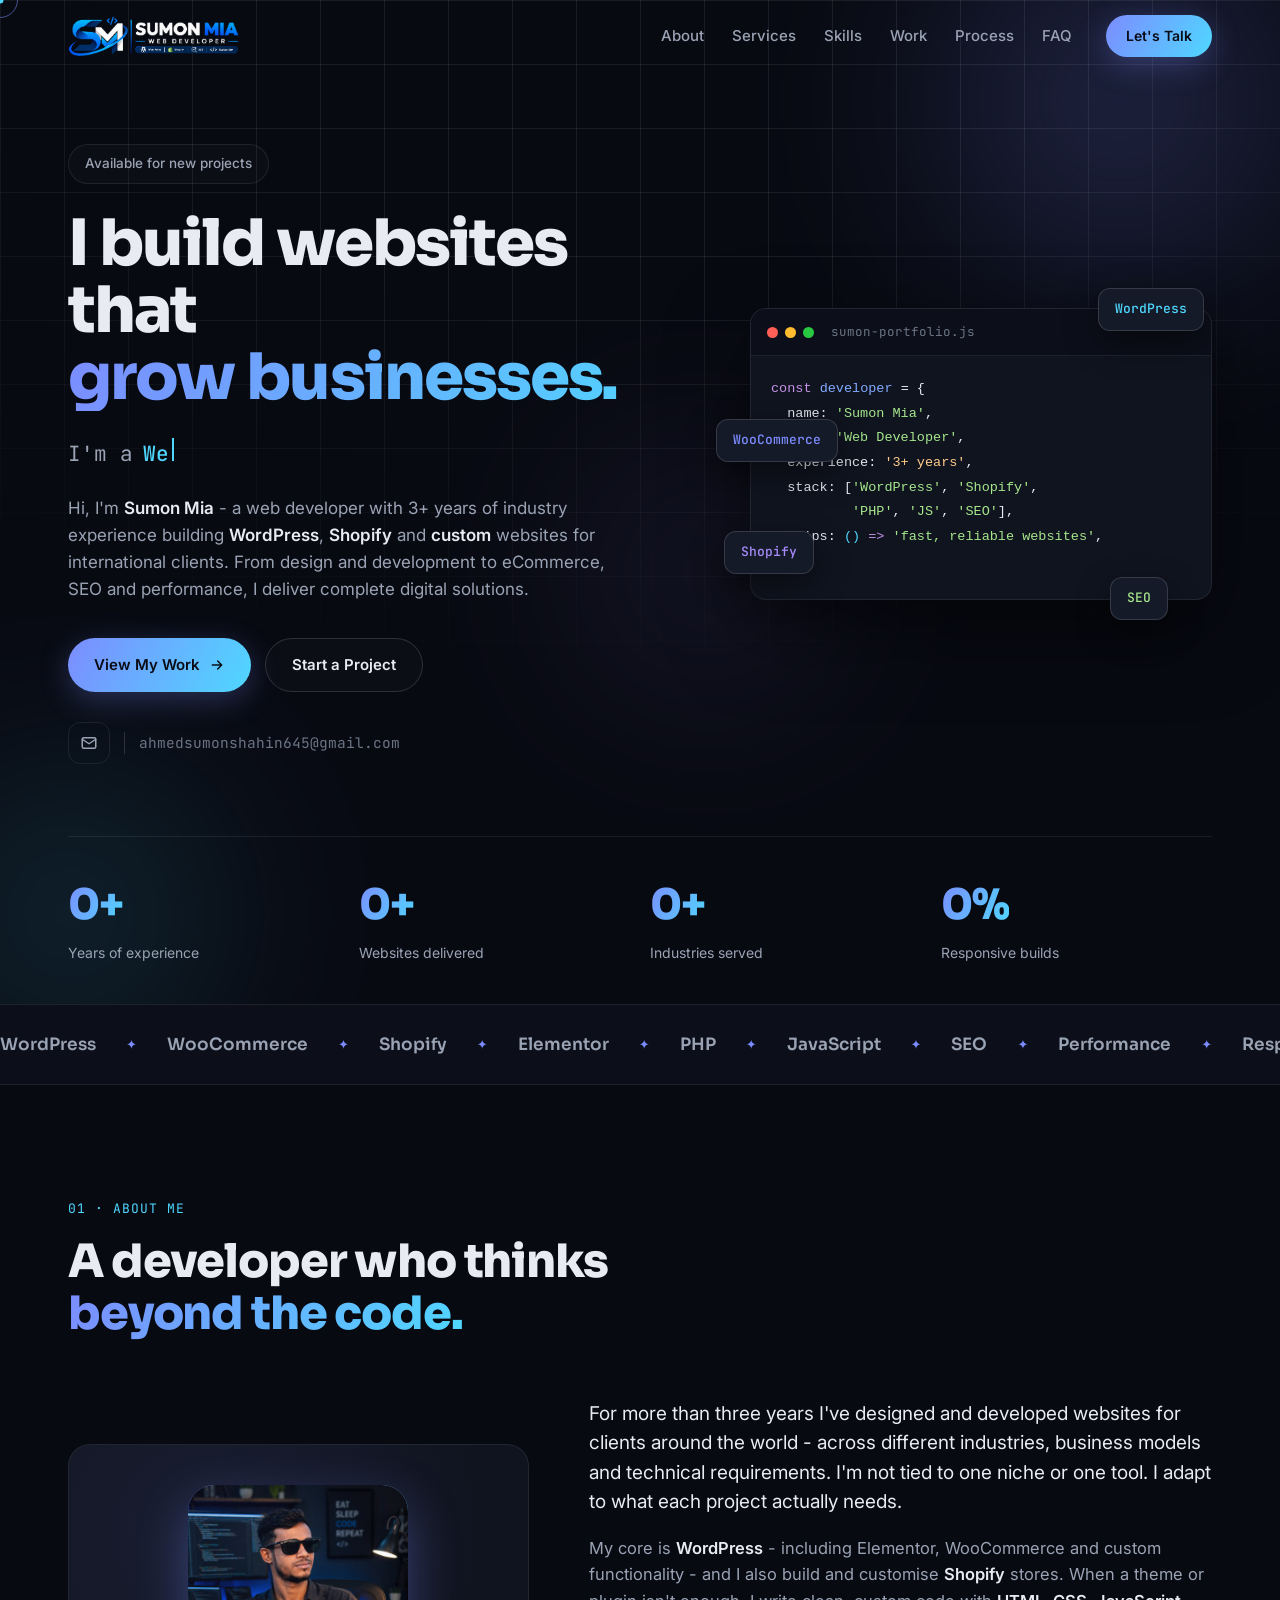
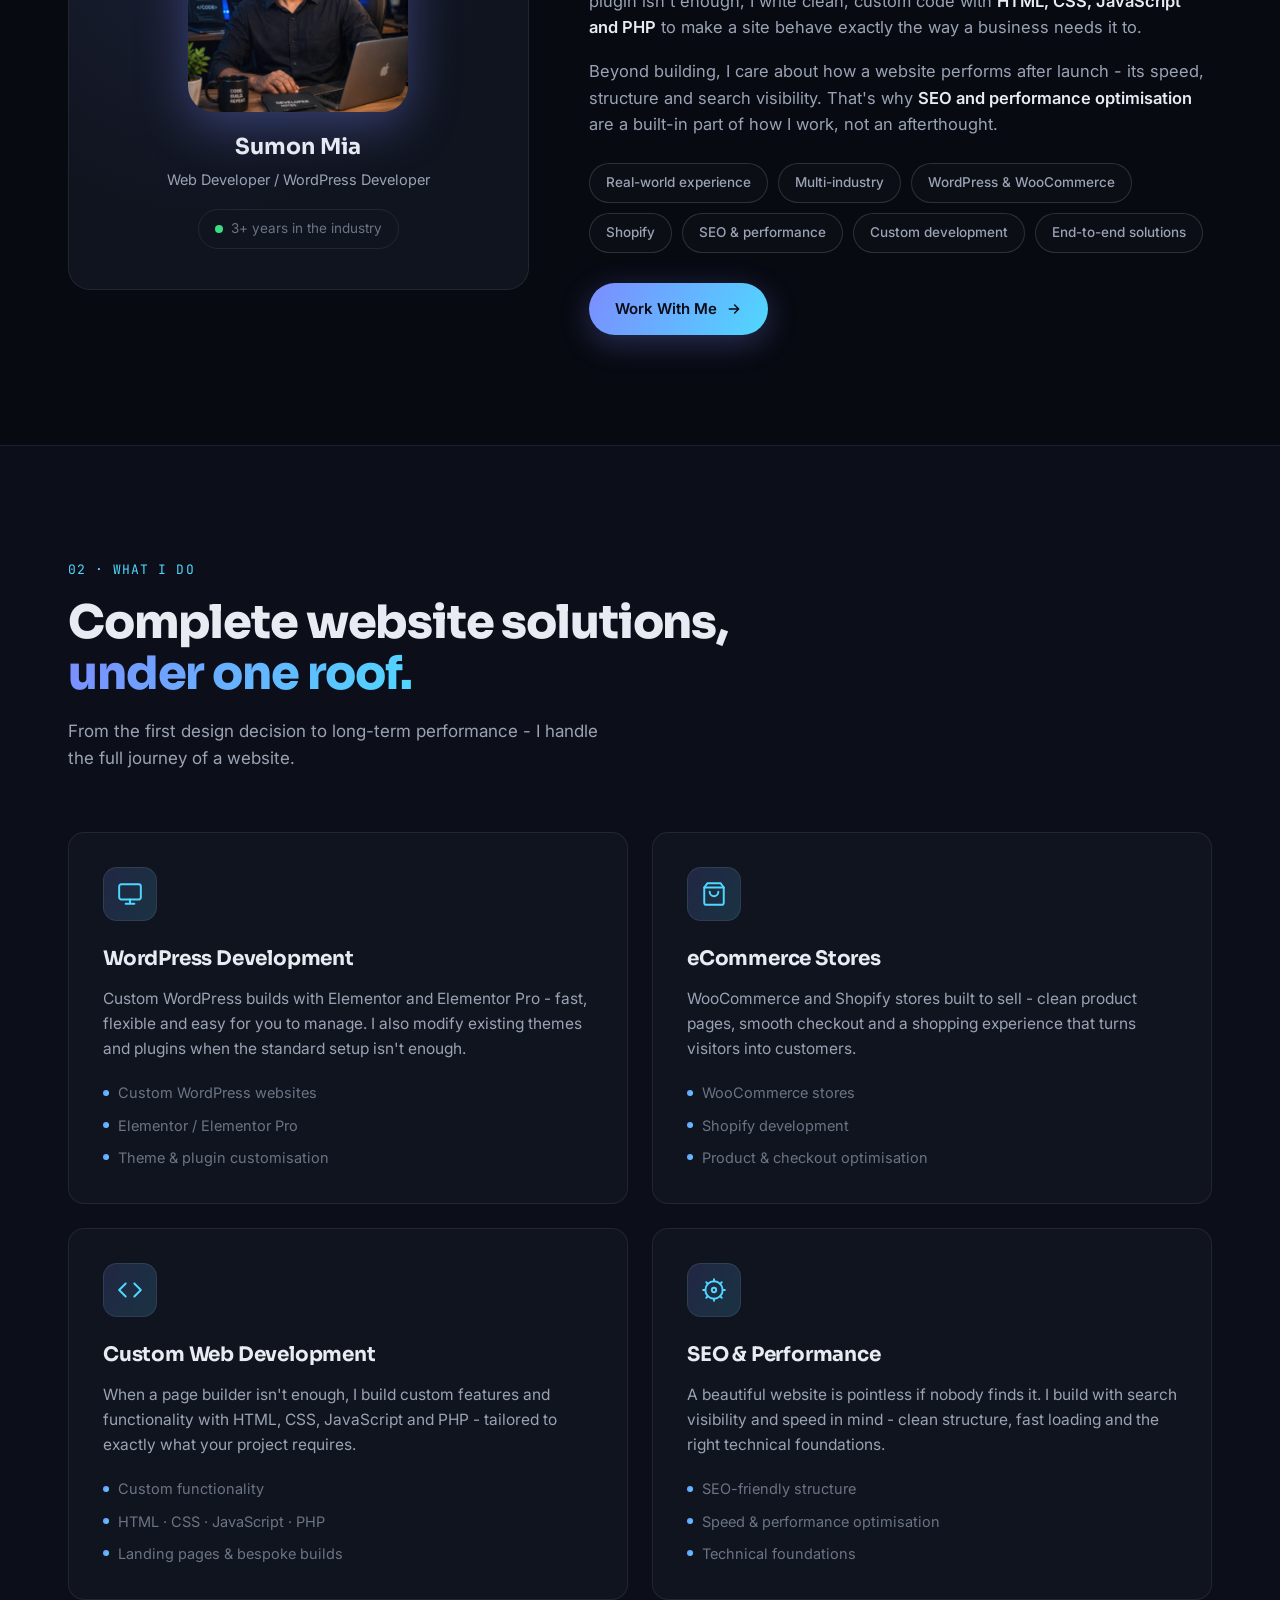
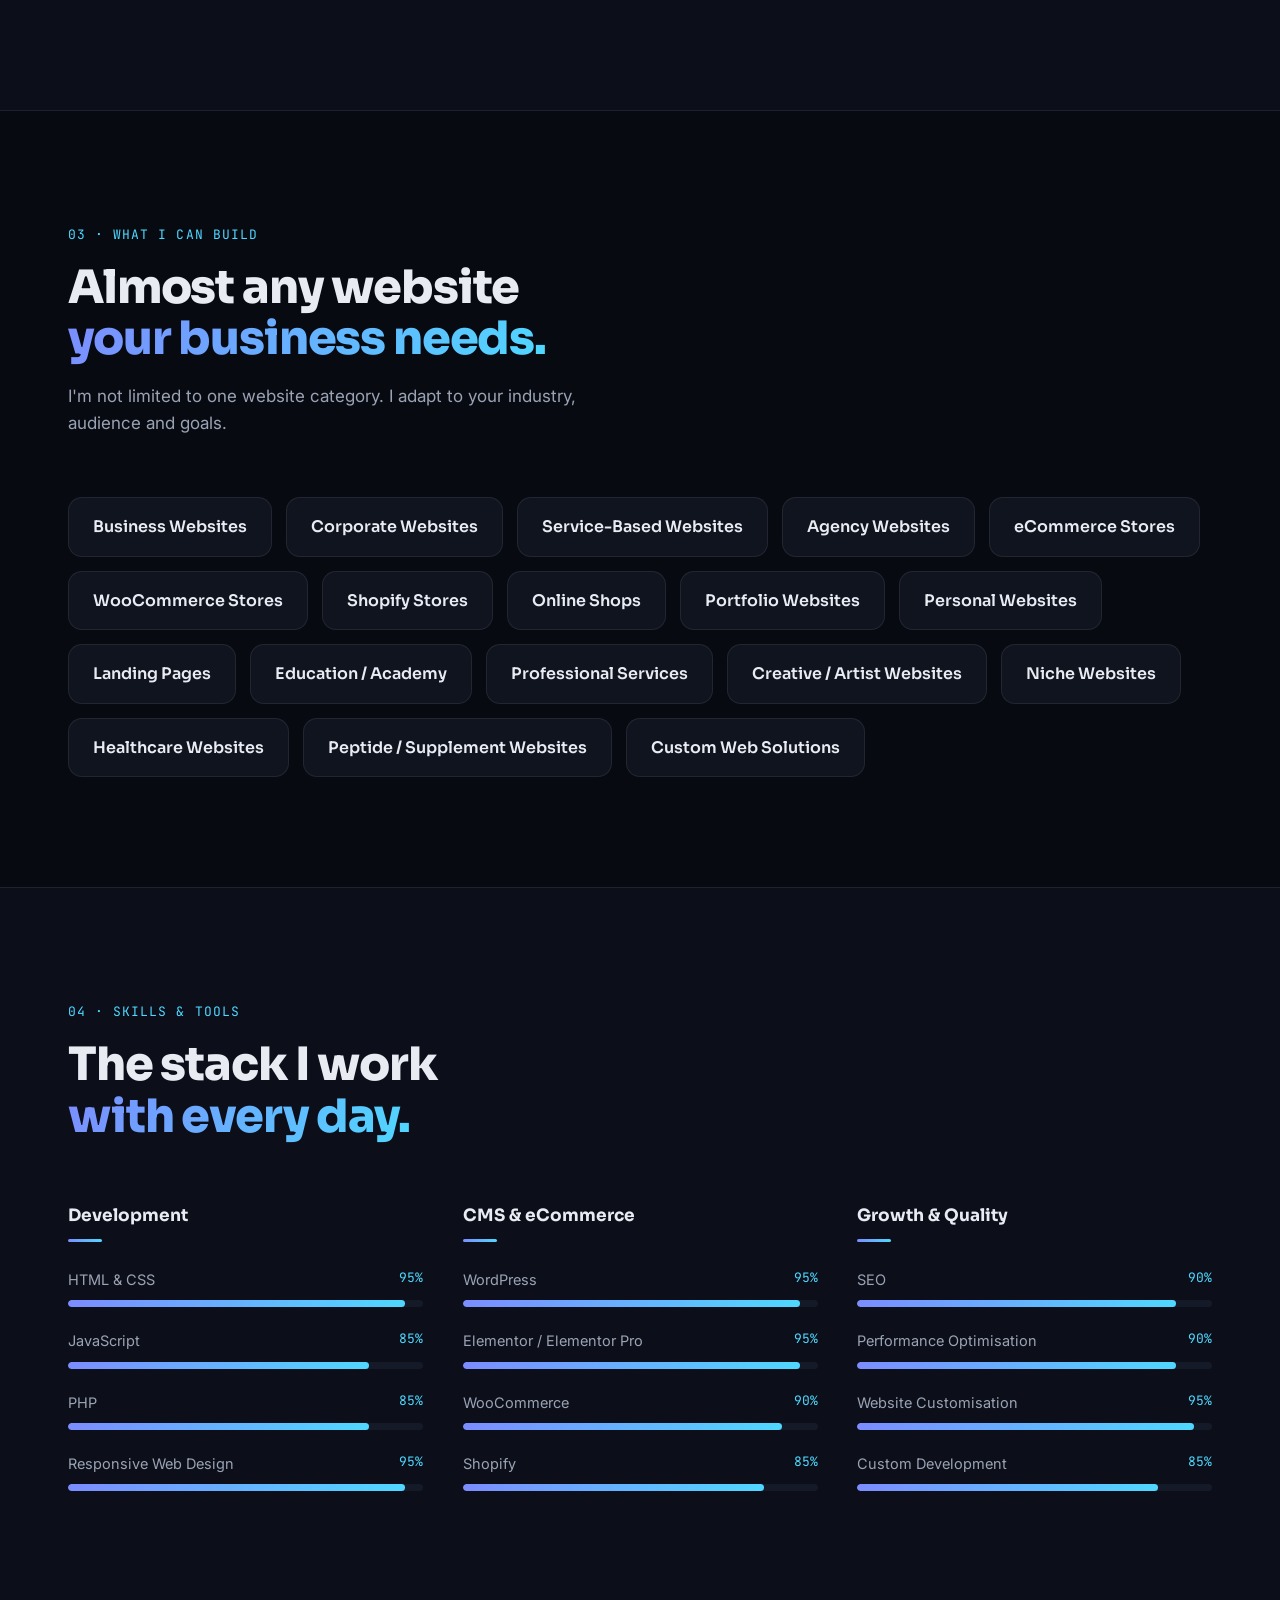
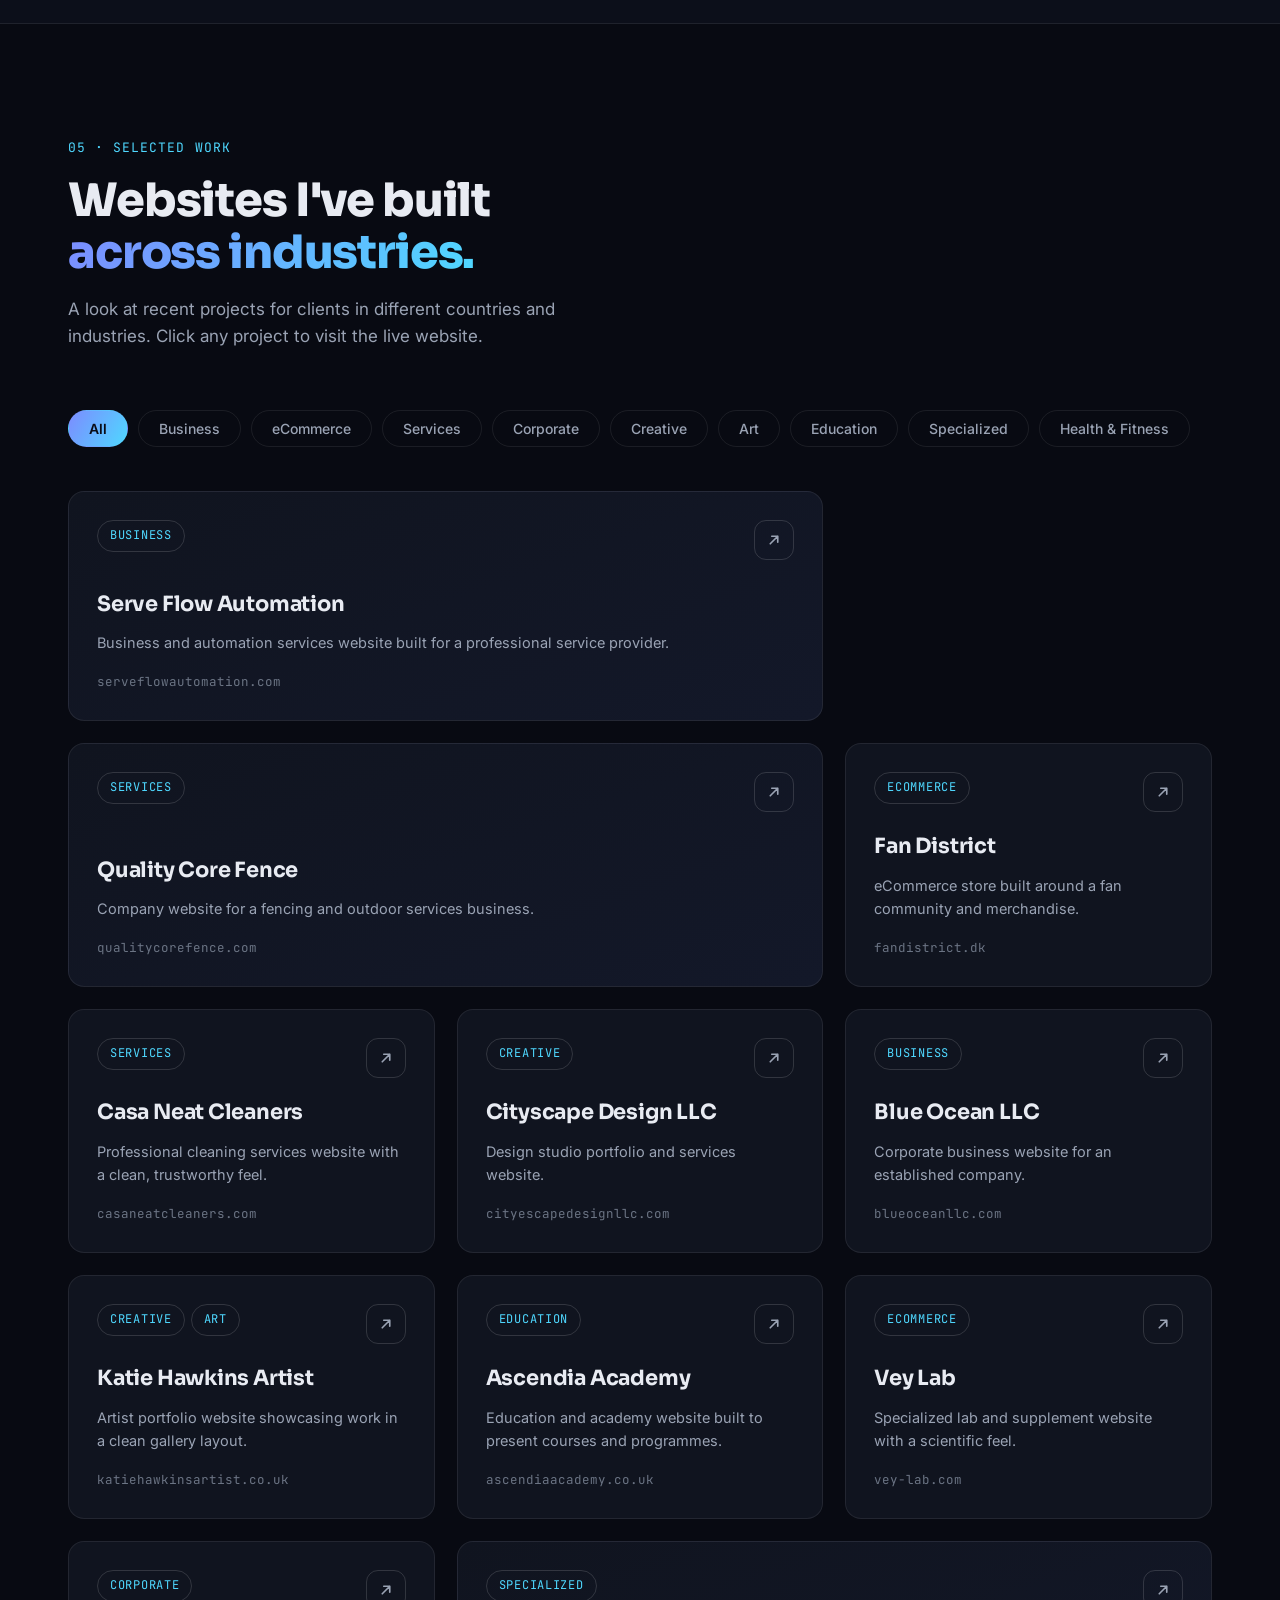
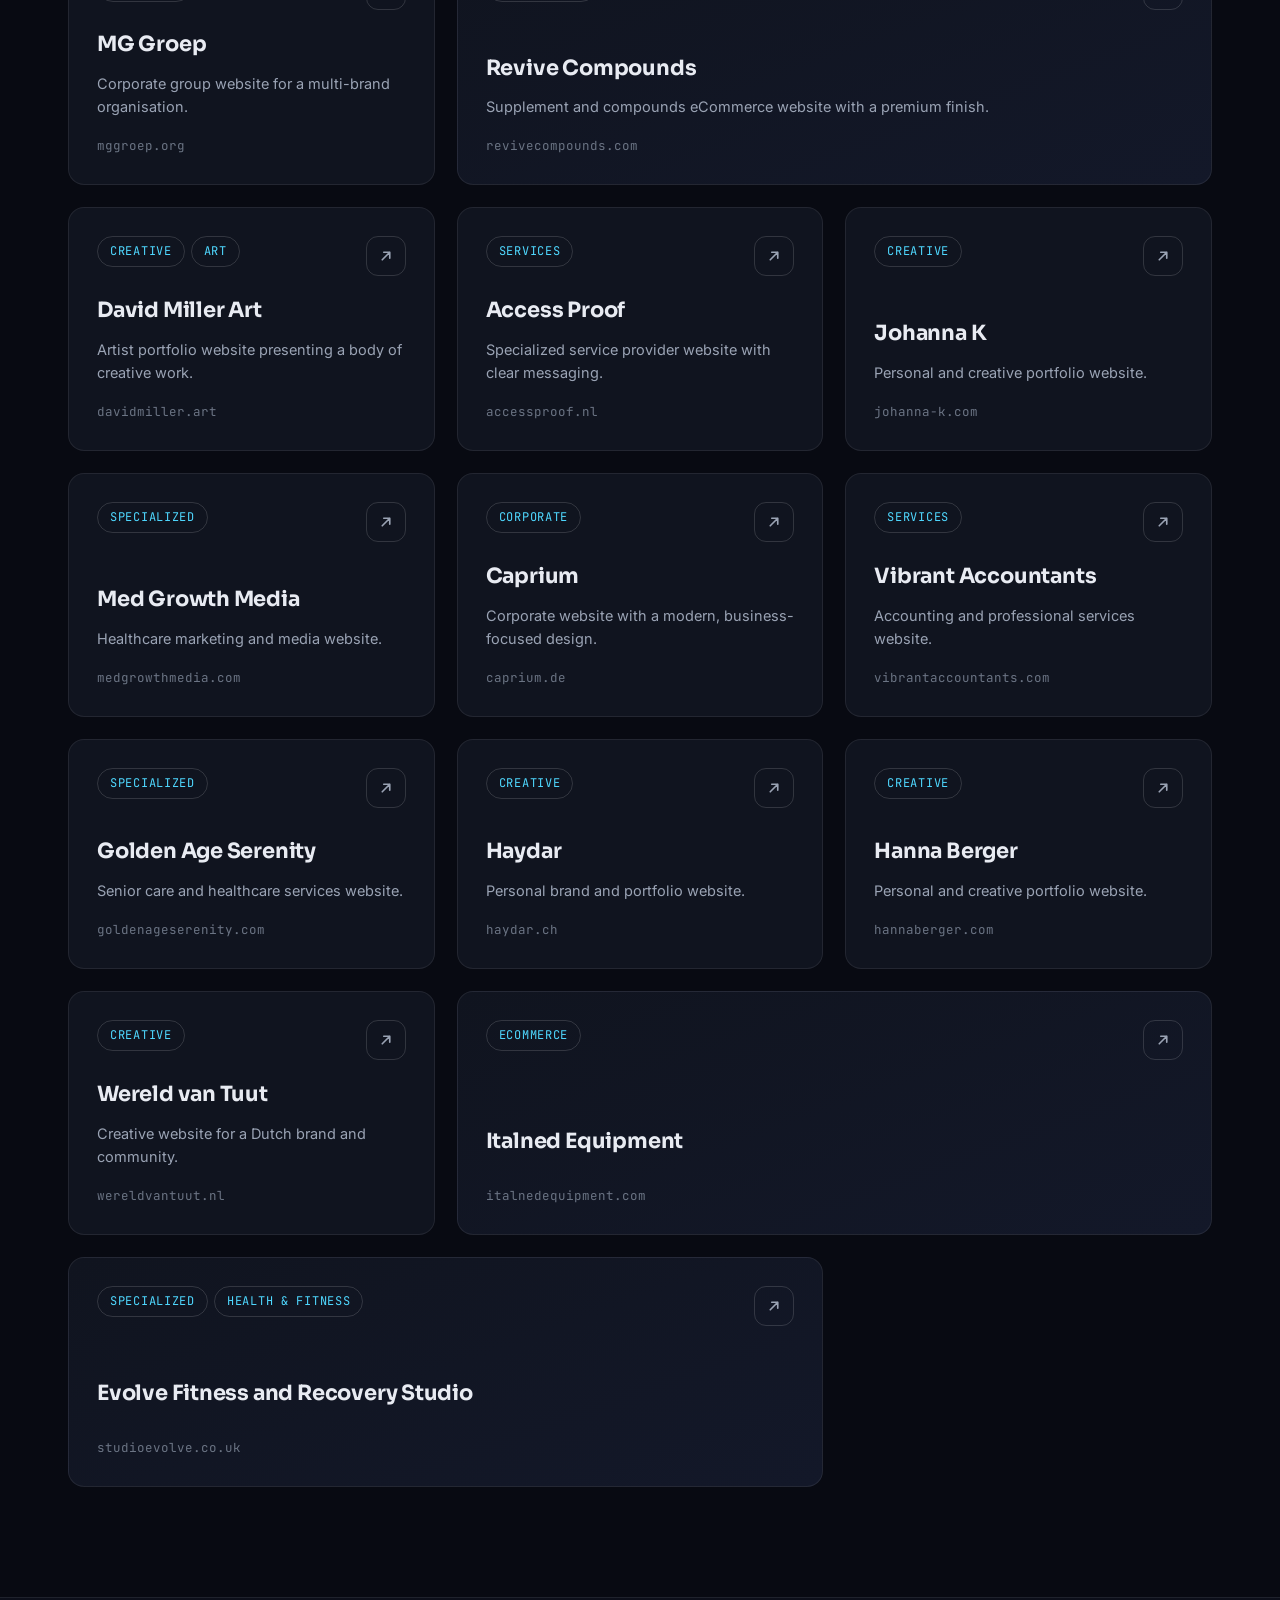
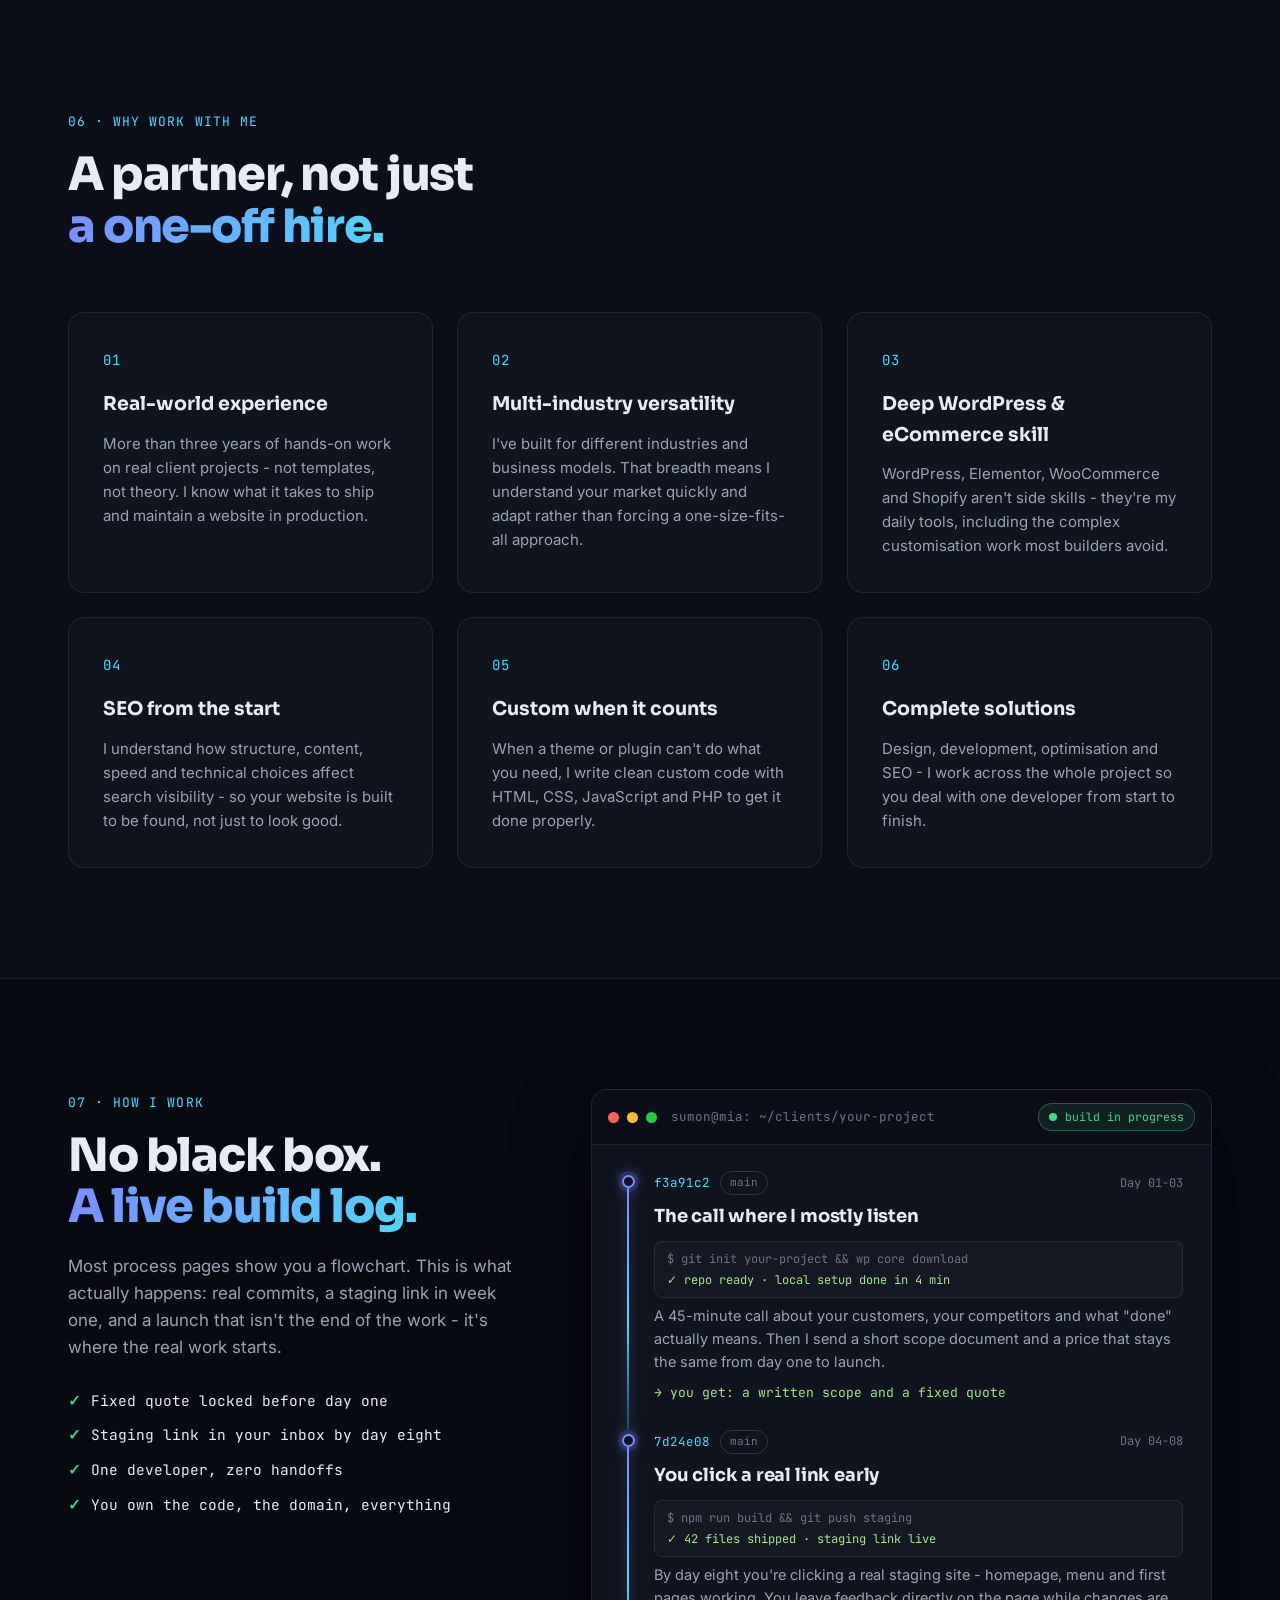
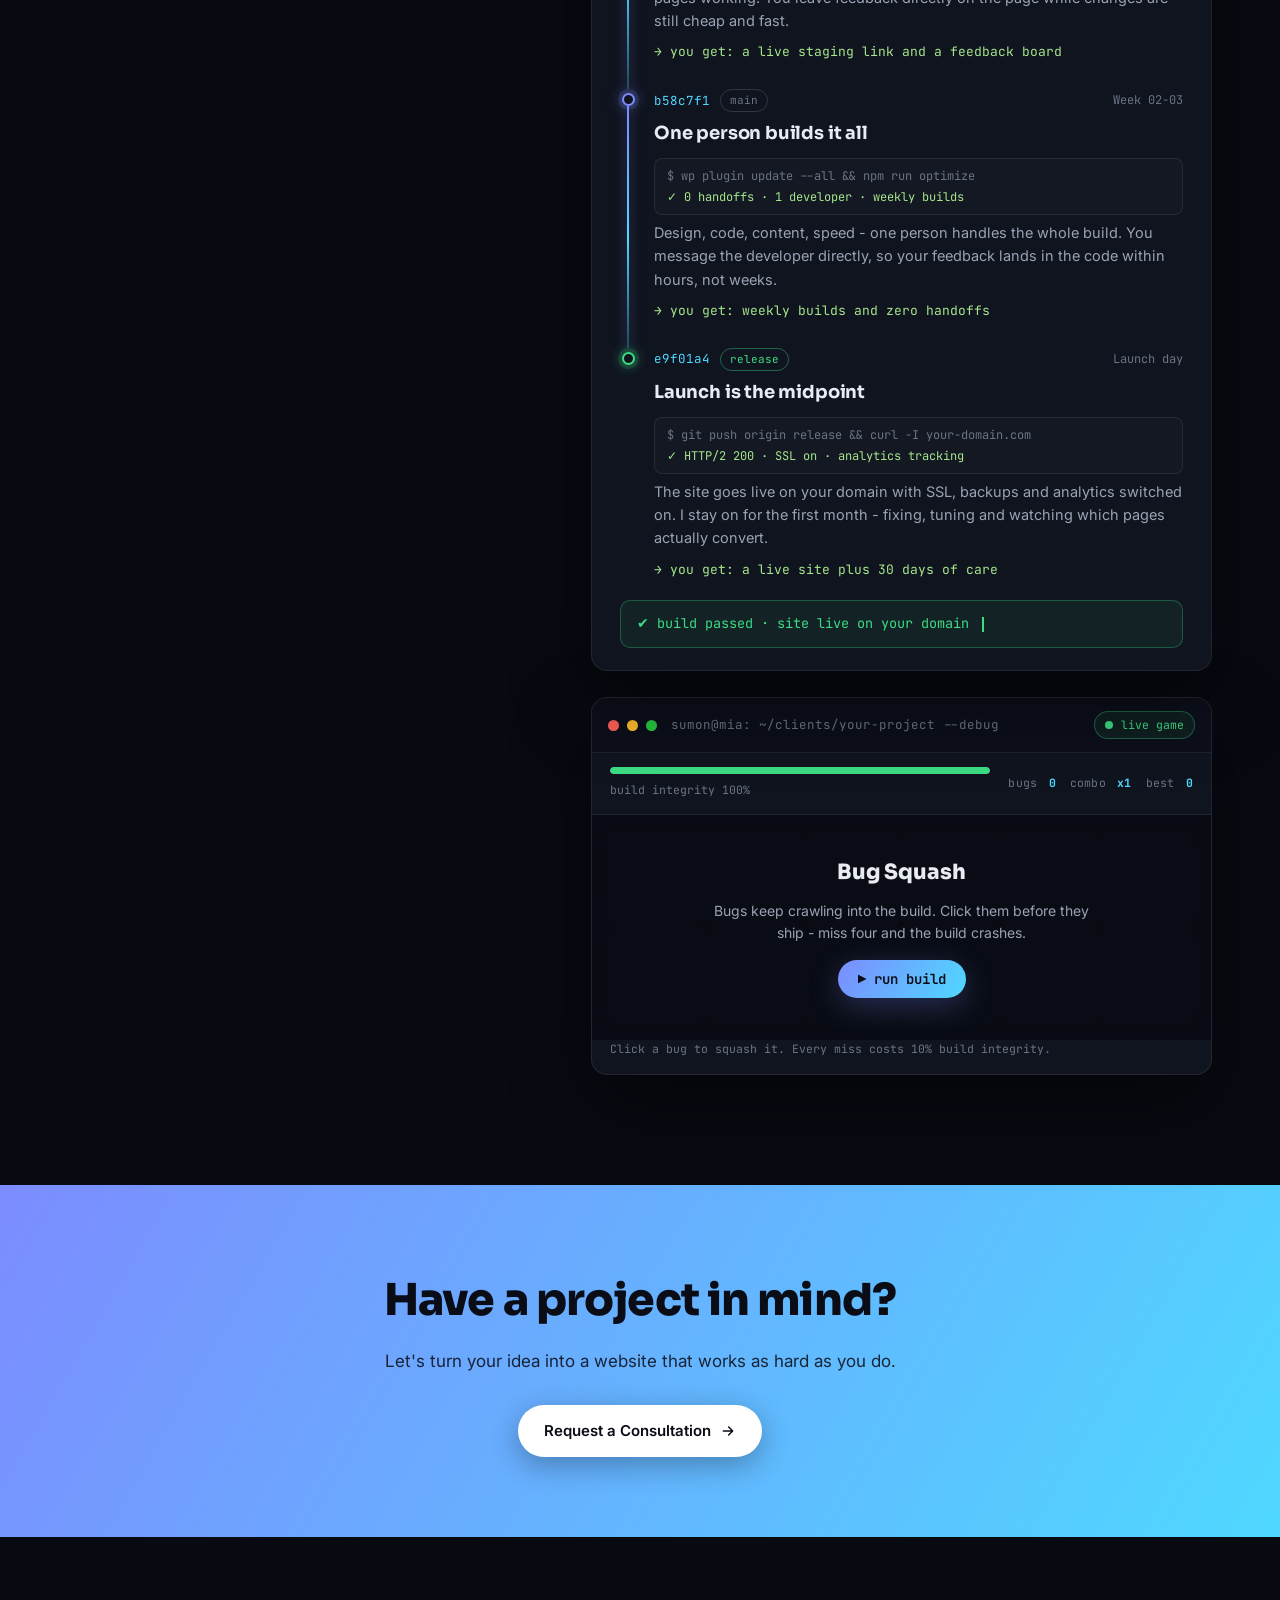
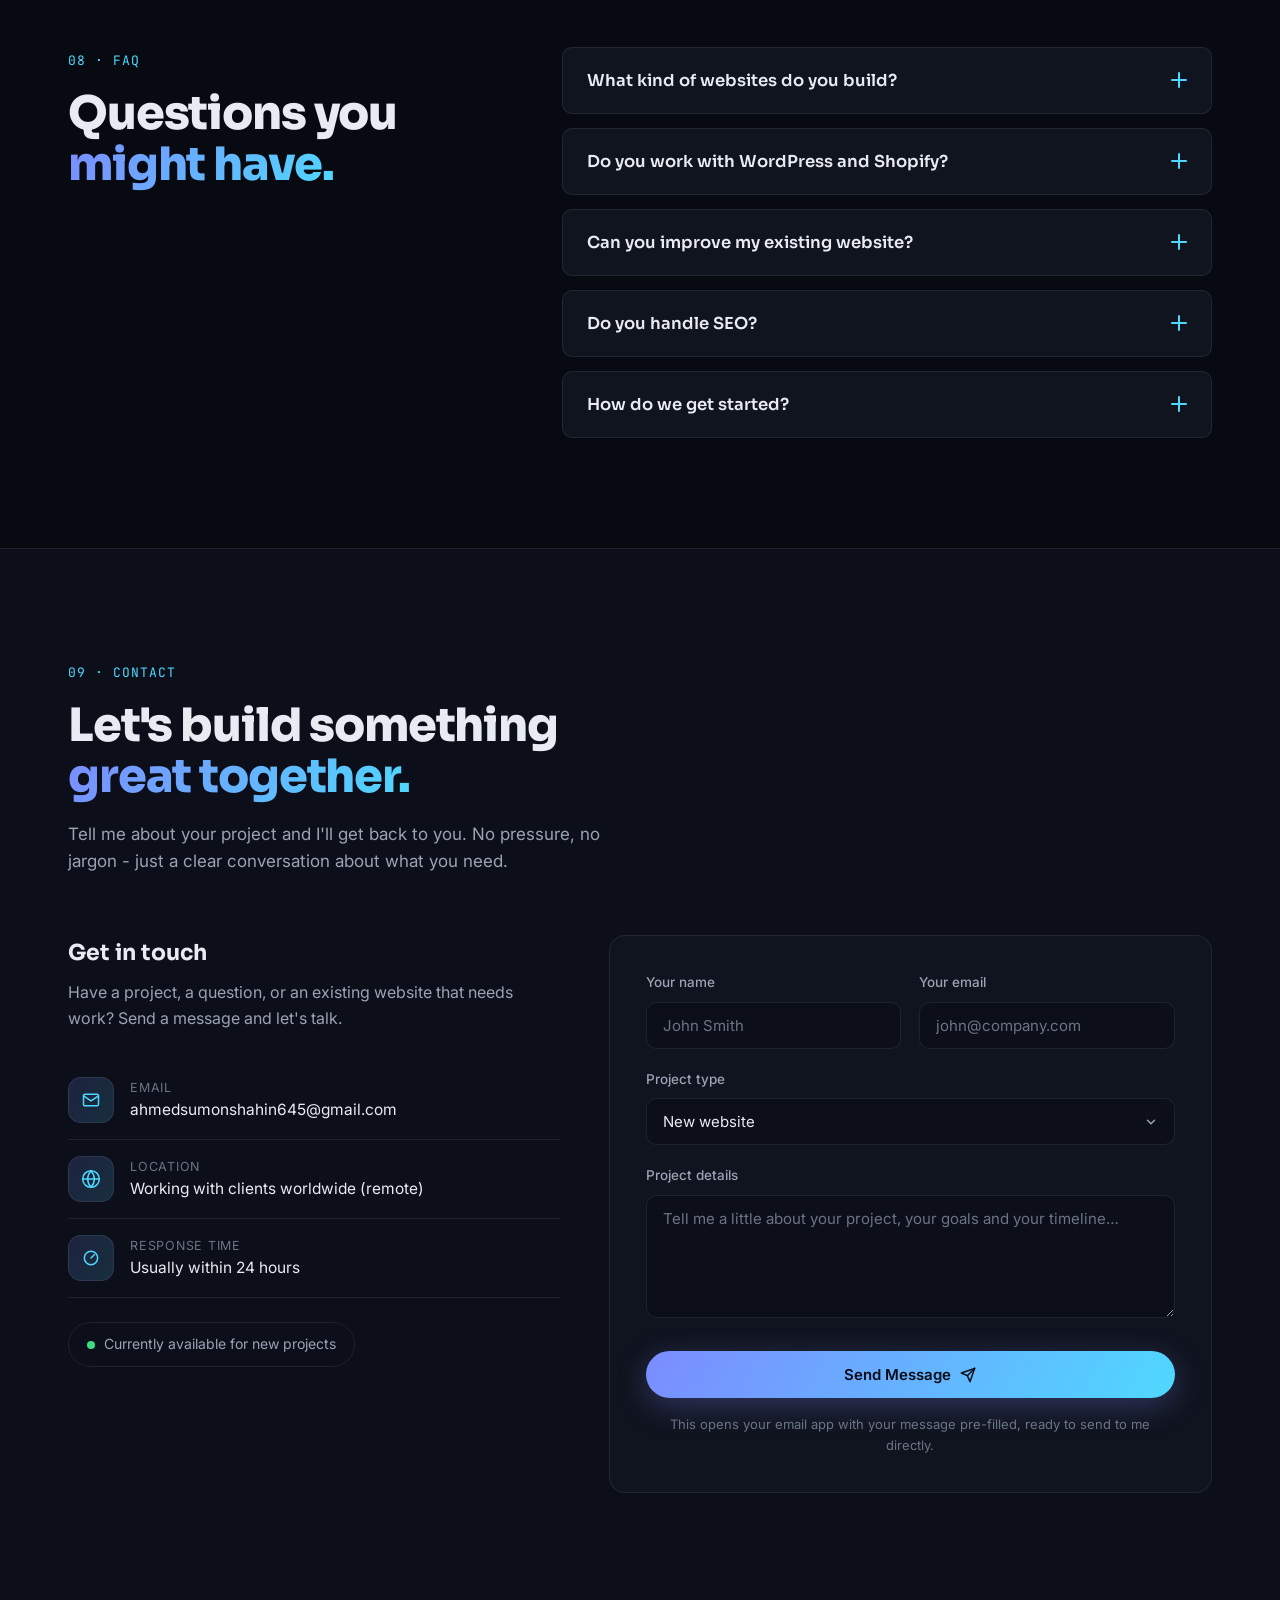
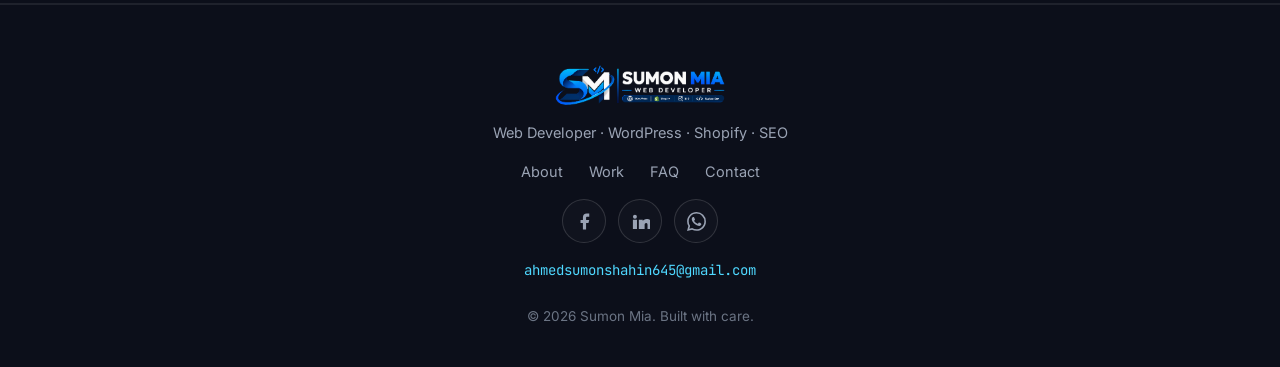
<file: index.html>
<!DOCTYPE html>
<html lang="en">
<head>
  <meta charset="UTF-8" />
  <meta name="viewport" content="width=device-width, initial-scale=1.0" />
  <title>Sumon Mia - Web Developer · WordPress, Shopify &amp; SEO Specialist</title>
  <meta name="description" content="Sumon Mia is a web developer with 3+ years of industry experience building WordPress, Shopify and custom websites - including eCommerce, SEO and performance optimisation - for international clients across many industries." />
  <meta name="author" content="Sumon Mia" />
  <meta name="theme-color" content="#080a12" />

  <!-- Open Graph -->
  <meta property="og:type" content="website" />
  <meta property="og:title" content="Sumon Mia - Web Developer · WordPress, Shopify & SEO" />
  <meta property="og:description" content="Complete digital solutions for businesses: web development, eCommerce, SEO and performance - from an experienced developer with 3+ years of industry experience." />
  <meta property="og:url" content="https://shahinahmedsumon.github.io/Sumon-Mia-Portfolio-/" />

  <link rel="icon" href="data:image/svg+xml,%3Csvg xmlns='http://www.w3.org/2000/svg' viewBox='0 0 64 64'%3E%3Crect width='64' height='64' rx='14' fill='%23080a12'/%3E%3Ctext x='32' y='42' font-family='Arial, sans-serif' font-size='28' font-weight='700' fill='%237c8cff' text-anchor='middle'%3EA%3C/text%3E%3C/svg%3E" />

  <!-- Fonts -->
  <link rel="preconnect" href="https://fonts.googleapis.com" />
  <link rel="preconnect" href="https://fonts.gstatic.com" crossorigin />
  <link href="https://fonts.googleapis.com/css2?family=Inter:wght@400;500;600&family=Sora:wght@500;600;700;800&family=JetBrains+Mono:wght@400;500&display=swap" rel="stylesheet" />

  <link rel="stylesheet" href="assets/css/styles.css" />

  <!-- Structured data -->
  <script type="application/ld+json">
  {
    "@context": "https://schema.org",
    "@type": "Person",
    "name": "Sumon Mia",
    "jobTitle": "Web Developer / WordPress Developer",
    "email": "mailto:ahmedsumonshahin645@gmail.com",
    "description": "Web developer with 3+ years of industry experience building WordPress, Shopify and custom websites, including eCommerce, SEO and performance optimisation.",
    "knowsAbout": ["WordPress", "Elementor", "WooCommerce", "Shopify", "SEO", "PHP", "JavaScript", "HTML", "CSS", "Responsive Web Design"]
  }
  </script>
</head>

<body>
  <!-- Progress bar -->
  <div class="scroll-progress" id="scrollProgress" aria-hidden="true"></div>

  <!-- Custom cursor -->
  <div class="cursor-dot" id="cursorDot" aria-hidden="true"></div>
  <div class="cursor-ring" id="cursorRing" aria-hidden="true"></div>

  <!-- ===================== NAV ===================== -->
  <header class="nav" id="nav">
    <div class="container nav-inner">
      <a href="#home" class="logo" aria-label="Sumon Mia - home">
        <img class="logo-img" src="assets/img/logo.svg" alt="Sumon Mia" />
      </a>

      <nav class="nav-links" id="navLinks" aria-label="Primary">
        <a href="#about" class="nav-link">About</a>
        <a href="#services" class="nav-link">Services</a>
        <a href="#skills" class="nav-link">Skills</a>
        <a href="#work" class="nav-link">Work</a>
        <a href="#process" class="nav-link">Process</a>
        <a href="#faq" class="nav-link">FAQ</a>
        <a href="#contact" class="btn btn-primary btn-small nav-cta">Let's Talk</a>

        <div class="nav-social" aria-label="Social links">
          <a class="social-icon" data-social="facebook" href="https://www.facebook.com/sahinaahmed.sumon.5" target="_blank" rel="noopener" aria-label="Facebook" title="Facebook">
            <svg width="19" height="19" viewBox="0 0 24 24" fill="currentColor"><path d="M18 2h-3a5 5 0 0 0-5 5v3H7v4h3v8h4v-8h3l1-4h-4V7a1 1 0 0 1 1-1h3z"/></svg>
          </a>
          <a class="social-icon" data-social="linkedin" href="https://www.linkedin.com/in/sumon-mia-26b389380/" target="_blank" rel="noopener" aria-label="LinkedIn" title="LinkedIn">
            <svg width="19" height="19" viewBox="0 0 24 24" fill="currentColor"><path d="M4.98 3.5a2.5 2.5 0 1 1 0 5 2.5 2.5 0 0 1 0-5M2.4 21.5h5.16V9.75H2.4zM9.9 9.75h4.95v1.6h.07c.69-1.24 2.38-2.55 4.9-2.55 5.24 0 6.21 3.32 6.21 7.63V21.5h-5.16v-4.94c0-1.18-.02-2.7-1.7-2.7-1.7 0-1.96 1.28-1.96 2.61v5.03H9.9z"/></svg>
          </a>
          <a class="social-icon" data-social="whatsapp" href="https://wa.me/8801867473337" target="_blank" rel="noopener" aria-label="WhatsApp" title="WhatsApp">
            <svg width="19" height="19" viewBox="0 0 24 24" fill="currentColor"><path d="M17.472 14.382c-.297-.149-1.758-.867-2.03-.967-.273-.099-.471-.148-.67.15-.197.297-.767.966-.94 1.164-.173.199-.347.223-.644.075-.297-.15-1.255-.463-2.39-1.475-.883-.788-1.48-1.761-1.653-2.059-.173-.297-.018-.458.13-.606.134-.133.298-.347.446-.52.149-.174.198-.298.298-.497.099-.198.05-.371-.025-.52-.075-.149-.669-1.612-.916-2.207-.242-.579-.487-.5-.669-.51-.173-.008-.371-.01-.57-.01-.198 0-.52.074-.792.372-.272.297-1.04 1.016-1.04 2.479 0 1.462 1.065 2.875 1.213 3.074.149.198 2.096 3.2 5.077 4.487.709.306 1.262.489 1.694.625.712.227 1.36.195 1.871.118.571-.085 1.758-.719 2.006-1.413.248-.694.248-1.289.173-1.413-.074-.124-.272-.198-.57-.347m-5.421 7.403h-.004a9.87 9.87 0 0 1-5.031-1.378l-.361-.214-3.741.982.998-3.648-.235-.374a9.86 9.86 0 0 1-1.51-5.26c.001-5.45 4.436-9.884 9.888-9.884 2.64 0 5.122 1.03 6.988 2.898a9.825 9.825 0 0 1 2.893 6.994c-.003 5.45-4.437 9.884-9.885 9.884m8.413-18.297A11.815 11.815 0 0 0 12.05 0C5.495 0 .16 5.335.157 11.892c0 2.096.547 4.142 1.588 5.945L.057 24l6.305-1.654a11.882 11.882 0 0 0 5.683 1.448h.005c6.554 0 11.89-5.335 11.893-11.893a11.821 11.821 0 0 0-3.48-8.413Z"/></svg>
          </a>
        </div>
      </nav>

      <button class="nav-toggle" id="navToggle" aria-label="Toggle menu" aria-expanded="false">
        <span></span><span></span><span></span>
      </button>
    </div>
  </header>

  <main>
    <!-- ===================== HERO ===================== -->
    <section class="hero" id="home">
      <div class="hero-bg" aria-hidden="true">
        <div class="hero-grid"></div>
        <div class="orb orb-1"></div>
        <div class="orb orb-2"></div>
        <div class="orb orb-3"></div>
      </div>

      <div class="container hero-inner">
        <div class="hero-copy">
          <span class="hero-available"><span class="pulse"></span> Available for new projects</span>

          <h1 class="hero-title">
            <span class="hero-line">I build websites that</span>
            <span class="hero-line hero-gradient">grow businesses.</span>
          </h1>

          <div class="hero-typing">
            <span class="typing-static">I'm a</span>
            <span class="typing-wrap"><span class="typing-text" id="typingText">Web Developer</span><span class="typing-caret"></span></span>
          </div>

          <p class="hero-sub">
            Hi, I'm <strong>Sumon Mia</strong> - a web developer with 3+ years of
            industry experience building <strong>WordPress</strong>, <strong>Shopify</strong> and
            <strong>custom</strong> websites for international clients. From design and
            development to eCommerce, SEO and performance, I deliver complete digital
            solutions that look great and convert.
          </p>

          <div class="hero-cta">
            <a href="#work" class="btn btn-primary">View My Work
              <svg width="16" height="16" viewBox="0 0 24 24" fill="none" stroke="currentColor" stroke-width="2.2" stroke-linecap="round" stroke-linejoin="round"><path d="M5 12h14M13 6l6 6-6 6"/></svg>
            </a>
            <a href="#contact" class="btn btn-ghost">Start a Project</a>
          </div>

          <div class="hero-socials">
            <a href="mailto:ahmedsumonshahin645@gmail.com" class="hero-social" aria-label="Email">
              <svg width="18" height="18" viewBox="0 0 24 24" fill="none" stroke="currentColor" stroke-width="2" stroke-linecap="round" stroke-linejoin="round"><rect x="3" y="5" width="18" height="14" rx="2"/><path d="m3 7 9 6 9-6"/></svg>
            </a>
            <span class="hero-social-divider"></span>
            <span class="hero-email">ahmedsumonshahin645@gmail.com</span>
          </div>
        </div>

        <div class="hero-visual">
          <div class="code-card reveal-right">
            <div class="code-head">
              <span class="dot dot-r"></span><span class="dot dot-y"></span><span class="dot dot-g"></span>
              <span class="code-file">sumon-portfolio.js</span>
            </div>
            <pre class="code-body"><code><span class="c-kw">const</span> <span class="c-var">developer</span> = {
  name: <span class="c-str">'Sumon Mia'</span>,
  role: <span class="c-str">'Web Developer'</span>,
  experience: <span class="c-num">'3+ years'</span>,
  stack: [<span class="c-str">'WordPress'</span>, <span class="c-str">'Shopify'</span>,
          <span class="c-str">'PHP'</span>, <span class="c-str">'JS'</span>, <span class="c-str">'SEO'</span>],
  ships: <span class="c-fn">()</span> <span class="c-kw">=&gt;</span> <span class="c-str">'fast, reliable websites'</span>,
};<span class="typing-caret"></span></code></pre>
          </div>

          <div class="float-chip chip-1">WordPress</div>
          <div class="float-chip chip-2">Shopify</div>
          <div class="float-chip chip-3">SEO</div>
          <div class="float-chip chip-4">WooCommerce</div>
        </div>
      </div>

      <div class="container">
        <div class="hero-stats">
          <div class="stat">
            <span class="stat-num"><span data-counter="3">0</span>+</span>
            <span class="stat-label">Years of experience</span>
          </div>
          <div class="stat">
            <span class="stat-num"><span data-counter="20">0</span>+</span>
            <span class="stat-label">Websites delivered</span>
          </div>
          <div class="stat">
            <span class="stat-num"><span data-counter="10">0</span>+</span>
            <span class="stat-label">Industries served</span>
          </div>
          <div class="stat">
            <span class="stat-num"><span data-counter="100">0</span>%</span>
            <span class="stat-label">Responsive builds</span>
          </div>
        </div>
      </div>
    </section>

    <!-- ===================== MARQUEE ===================== -->
    <section class="marquee" aria-hidden="true">
      <div class="marquee-track">
        <div class="marquee-group">
          <span>WordPress</span><i>✦</i><span>WooCommerce</span><i>✦</i><span>Shopify</span><i>✦</i><span>Elementor</span><i>✦</i>
          <span>PHP</span><i>✦</i><span>JavaScript</span><i>✦</i><span>SEO</span><i>✦</i><span>Performance</span><i>✦</i>
          <span>Responsive Design</span><i>✦</i><span>Custom Development</span><i>✦</i>
        </div>
        <div class="marquee-group">
          <span>WordPress</span><i>✦</i><span>WooCommerce</span><i>✦</i><span>Shopify</span><i>✦</i><span>Elementor</span><i>✦</i>
          <span>PHP</span><i>✦</i><span>JavaScript</span><i>✦</i><span>SEO</span><i>✦</i><span>Performance</span><i>✦</i>
          <span>Responsive Design</span><i>✦</i><span>Custom Development</span><i>✦</i>
        </div>
      </div>
    </section>

    <!-- ===================== ABOUT ===================== -->
    <section class="section" id="about">
      <div class="container">
        <div class="section-head">
          <span class="eyebrow">01 · About Me</span>
          <h2 class="section-title">A developer who thinks<br /><span class="accent">beyond the code.</span></h2>
        </div>

        <div class="about-grid">
          <div class="about-visual reveal-left">
            <div class="about-card">
              <div class="about-monogram">SM</div>
              <div class="about-meta">
                <span class="about-name">Sumon Mia</span>
                <span class="about-role">Web Developer / WordPress Developer</span>
                <span class="about-exp"><span class="pulse"></span> 3+ years in the industry</span>
              </div>
            </div>
          </div>

          <div class="about-copy reveal-right">
            <p class="lead">
              For more than three years I've designed and developed websites for clients
              around the world - across different industries, business models and technical
              requirements. I'm not tied to one niche or one tool. I adapt to what each
              project actually needs.
            </p>
            <p>
              My core is <strong>WordPress</strong> - including Elementor, WooCommerce and
              custom functionality - and I also build and customise <strong>Shopify</strong>
              stores. When a theme or plugin isn't enough, I write clean, custom code with
              <strong>HTML, CSS, JavaScript and PHP</strong> to make a site behave exactly
              the way a business needs it to.
            </p>
            <p>
              Beyond building, I care about how a website performs after launch - its speed,
              structure and search visibility. That's why <strong>SEO and performance
              optimisation</strong> are a built-in part of how I work, not an afterthought.
            </p>

            <div class="about-chips">
              <span class="chip">Real-world experience</span>
              <span class="chip">Multi-industry</span>
              <span class="chip">WordPress &amp; WooCommerce</span>
              <span class="chip">Shopify</span>
              <span class="chip">SEO &amp; performance</span>
              <span class="chip">Custom development</span>
              <span class="chip">End-to-end solutions</span>
            </div>

            <a href="#contact" class="btn btn-primary">Work With Me
              <svg width="16" height="16" viewBox="0 0 24 24" fill="none" stroke="currentColor" stroke-width="2.2" stroke-linecap="round" stroke-linejoin="round"><path d="M5 12h14M13 6l6 6-6 6"/></svg>
            </a>
          </div>
        </div>
      </div>
    </section>

    <!-- ===================== SERVICES ===================== -->
    <section class="section section-alt" id="services">
      <div class="container">
        <div class="section-head">
          <span class="eyebrow">02 · What I Do</span>
          <h2 class="section-title">Complete website solutions,<br /><span class="accent">under one roof.</span></h2>
          <p class="section-sub">From the first design decision to long-term performance - I handle the full journey of a website.</p>
        </div>

        <div class="services-grid">
          <article class="service-card reveal-up">
            <div class="service-icon">
              <svg width="26" height="26" viewBox="0 0 24 24" fill="none" stroke="currentColor" stroke-width="1.8" stroke-linecap="round" stroke-linejoin="round"><rect x="2" y="3" width="20" height="14" rx="2"/><path d="M8 21h8M12 17v4"/></svg>
            </div>
            <h3>WordPress Development</h3>
            <p>Custom WordPress builds with Elementor and Elementor Pro - fast, flexible and easy for you to manage. I also modify existing themes and plugins when the standard setup isn't enough.</p>
            <ul class="service-list">
              <li>Custom WordPress websites</li>
              <li>Elementor / Elementor Pro</li>
              <li>Theme &amp; plugin customisation</li>
            </ul>
          </article>

          <article class="service-card reveal-up">
            <div class="service-icon">
              <svg width="26" height="26" viewBox="0 0 24 24" fill="none" stroke="currentColor" stroke-width="1.8" stroke-linecap="round" stroke-linejoin="round"><path d="M6 2 3 6v14a2 2 0 0 0 2 2h14a2 2 0 0 0 2-2V6l-3-4Z"/><path d="M3 6h18"/><path d="M16 10a4 4 0 0 1-8 0"/></svg>
            </div>
            <h3>eCommerce Stores</h3>
            <p>WooCommerce and Shopify stores built to sell - clean product pages, smooth checkout and a shopping experience that turns visitors into customers.</p>
            <ul class="service-list">
              <li>WooCommerce stores</li>
              <li>Shopify development</li>
              <li>Product &amp; checkout optimisation</li>
            </ul>
          </article>

          <article class="service-card reveal-up">
            <div class="service-icon">
              <svg width="26" height="26" viewBox="0 0 24 24" fill="none" stroke="currentColor" stroke-width="1.8" stroke-linecap="round" stroke-linejoin="round"><path d="m16 18 6-6-6-6"/><path d="m8 6-6 6 6 6"/></svg>
            </div>
            <h3>Custom Web Development</h3>
            <p>When a page builder isn't enough, I build custom features and functionality with HTML, CSS, JavaScript and PHP - tailored to exactly what your project requires.</p>
            <ul class="service-list">
              <li>Custom functionality</li>
              <li>HTML · CSS · JavaScript · PHP</li>
              <li>Landing pages &amp; bespoke builds</li>
            </ul>
          </article>

          <article class="service-card reveal-up">
            <div class="service-icon">
              <svg width="26" height="26" viewBox="0 0 24 24" fill="none" stroke="currentColor" stroke-width="1.8" stroke-linecap="round" stroke-linejoin="round"><path d="M12 20a8 8 0 1 0 0-16 8 8 0 0 0 0 16Z"/><path d="M12 14a2 2 0 1 0 0-4 2 2 0 0 0 0 4Z"/><path d="M12 2v2M12 20v2M4.9 4.9l1.4 1.4M17.7 17.7l1.4 1.4M2 12h2M20 12h2M4.9 19.1l1.4-1.4M17.7 6.3l1.4-1.4"/></svg>
            </div>
            <h3>SEO &amp; Performance</h3>
            <p>A beautiful website is pointless if nobody finds it. I build with search visibility and speed in mind - clean structure, fast loading and the right technical foundations.</p>
            <ul class="service-list">
              <li>SEO-friendly structure</li>
              <li>Speed &amp; performance optimisation</li>
              <li>Technical foundations</li>
            </ul>
          </article>
        </div>
      </div>
    </section>

    <!-- ===================== CAPABILITIES ===================== -->
    <section class="section" id="capabilities">
      <div class="container">
        <div class="section-head">
          <span class="eyebrow">03 · What I Can Build</span>
          <h2 class="section-title">Almost any website<br /><span class="accent">your business needs.</span></h2>
          <p class="section-sub">I'm not limited to one website category. I adapt to your industry, audience and goals.</p>
        </div>

        <div class="caps-grid" id="capsGrid">
          <span class="cap-item">Business Websites</span>
          <span class="cap-item">Corporate Websites</span>
          <span class="cap-item">Service-Based Websites</span>
          <span class="cap-item">Agency Websites</span>
          <span class="cap-item">eCommerce Stores</span>
          <span class="cap-item">WooCommerce Stores</span>
          <span class="cap-item">Shopify Stores</span>
          <span class="cap-item">Online Shops</span>
          <span class="cap-item">Portfolio Websites</span>
          <span class="cap-item">Personal Websites</span>
          <span class="cap-item">Landing Pages</span>
          <span class="cap-item">Education / Academy</span>
          <span class="cap-item">Professional Services</span>
          <span class="cap-item">Creative / Artist Websites</span>
          <span class="cap-item">Niche Websites</span>
          <span class="cap-item">Healthcare Websites</span>
          <span class="cap-item">Peptide / Supplement Websites</span>
          <span class="cap-item">Custom Web Solutions</span>
        </div>
      </div>
    </section>

    <!-- ===================== SKILLS ===================== -->
    <section class="section section-alt" id="skills">
      <div class="container">
        <div class="section-head">
          <span class="eyebrow">04 · Skills &amp; Tools</span>
          <h2 class="section-title">The stack I work<br /><span class="accent">with every day.</span></h2>
        </div>

        <div class="skills-grid">
          <div class="skill-group reveal-up">
            <h3 class="skill-heading">Development</h3>
            <div class="skill"><div class="skill-top"><span>HTML &amp; CSS</span><span class="skill-pct">95%</span></div><div class="skill-bar"><span data-width="95%"></span></div></div>
            <div class="skill"><div class="skill-top"><span>JavaScript</span><span class="skill-pct">85%</span></div><div class="skill-bar"><span data-width="85%"></span></div></div>
            <div class="skill"><div class="skill-top"><span>PHP</span><span class="skill-pct">85%</span></div><div class="skill-bar"><span data-width="85%"></span></div></div>
            <div class="skill"><div class="skill-top"><span>Responsive Web Design</span><span class="skill-pct">95%</span></div><div class="skill-bar"><span data-width="95%"></span></div></div>
          </div>

          <div class="skill-group reveal-up">
            <h3 class="skill-heading">CMS &amp; eCommerce</h3>
            <div class="skill"><div class="skill-top"><span>WordPress</span><span class="skill-pct">95%</span></div><div class="skill-bar"><span data-width="95%"></span></div></div>
            <div class="skill"><div class="skill-top"><span>Elementor / Elementor Pro</span><span class="skill-pct">95%</span></div><div class="skill-bar"><span data-width="95%"></span></div></div>
            <div class="skill"><div class="skill-top"><span>WooCommerce</span><span class="skill-pct">90%</span></div><div class="skill-bar"><span data-width="90%"></span></div></div>
            <div class="skill"><div class="skill-top"><span>Shopify</span><span class="skill-pct">85%</span></div><div class="skill-bar"><span data-width="85%"></span></div></div>
          </div>

          <div class="skill-group reveal-up">
            <h3 class="skill-heading">Growth &amp; Quality</h3>
            <div class="skill"><div class="skill-top"><span>SEO</span><span class="skill-pct">90%</span></div><div class="skill-bar"><span data-width="90%"></span></div></div>
            <div class="skill"><div class="skill-top"><span>Performance Optimisation</span><span class="skill-pct">90%</span></div><div class="skill-bar"><span data-width="90%"></span></div></div>
            <div class="skill"><div class="skill-top"><span>Website Customisation</span><span class="skill-pct">95%</span></div><div class="skill-bar"><span data-width="95%"></span></div></div>
            <div class="skill"><div class="skill-top"><span>Custom Development</span><span class="skill-pct">85%</span></div><div class="skill-bar"><span data-width="85%"></span></div></div>
          </div>
        </div>
      </div>
    </section>

    <!-- ===================== WORK / PORTFOLIO ===================== -->
    <section class="section" id="work">
      <div class="container">
        <div class="section-head">
          <span class="eyebrow">05 · Selected Work</span>
          <h2 class="section-title">Websites I've built<br /><span class="accent">across industries.</span></h2>
          <p class="section-sub">A look at recent projects for clients in different countries and industries. Click any project to visit the live website.</p>
        </div>

        <div class="filters" id="filters" role="tablist" aria-label="Filter projects"></div>

        <div class="work-grid" id="workGrid"></div>
      </div>
    </section>

    <!-- ===================== WHY ME ===================== -->
    <section class="section section-alt" id="why">
      <div class="container">
        <div class="section-head">
          <span class="eyebrow">06 · Why Work With Me</span>
          <h2 class="section-title">A partner, not just<br /><span class="accent">a one-off hire.</span></h2>
        </div>

        <div class="why-grid">
          <div class="why-item reveal-up">
            <span class="why-num">01</span>
            <h3>Real-world experience</h3>
            <p>More than three years of hands-on work on real client projects - not templates, not theory. I know what it takes to ship and maintain a website in production.</p>
          </div>
          <div class="why-item reveal-up">
            <span class="why-num">02</span>
            <h3>Multi-industry versatility</h3>
            <p>I've built for different industries and business models. That breadth means I understand your market quickly and adapt rather than forcing a one-size-fits-all approach.</p>
          </div>
          <div class="why-item reveal-up">
            <span class="why-num">03</span>
            <h3>Deep WordPress &amp; eCommerce skill</h3>
            <p>WordPress, Elementor, WooCommerce and Shopify aren't side skills - they're my daily tools, including the complex customisation work most builders avoid.</p>
          </div>
          <div class="why-item reveal-up">
            <span class="why-num">04</span>
            <h3>SEO from the start</h3>
            <p>I understand how structure, content, speed and technical choices affect search visibility - so your website is built to be found, not just to look good.</p>
          </div>
          <div class="why-item reveal-up">
            <span class="why-num">05</span>
            <h3>Custom when it counts</h3>
            <p>When a theme or plugin can't do what you need, I write clean custom code with HTML, CSS, JavaScript and PHP to get it done properly.</p>
          </div>
          <div class="why-item reveal-up">
            <span class="why-num">06</span>
            <h3>Complete solutions</h3>
            <p>Design, development, optimisation and SEO - I work across the whole project so you deal with one developer from start to finish.</p>
          </div>
        </div>
      </div>
    </section>

    <!-- ===================== PROCESS ===================== -->
    <section class="section" id="process">
      <div class="container">
        <div class="buildlog">
          <div class="buildlog-intro reveal-left">
            <span class="eyebrow">07 · How I Work</span>
            <h2 class="section-title">No black box.<br /><span class="accent">A live build log.</span></h2>
            <p class="buildlog-lead">
              Most process pages show you a flowchart. This is what actually happens:
              real commits, a staging link in week one, and a launch that isn't the
              end of the work - it's where the real work starts.
            </p>
            <ul class="buildlog-facts">
              <li>Fixed quote locked before day one</li>
              <li>Staging link in your inbox by day eight</li>
              <li>One developer, zero handoffs</li>
              <li>You own the code, the domain, everything</li>
            </ul>
          </div>

          <div class="buildlog-terminal reveal-right" aria-label="Project build log">
            <div class="buildlog-head">
              <span class="dot dot-r"></span><span class="dot dot-y"></span><span class="dot dot-g"></span>
              <span class="buildlog-path">sumon@mia: ~/clients/your-project</span>
              <span class="buildlog-badge"><span class="pulse"></span> build in progress</span>
            </div>

            <div class="buildlog-body">
              <div class="buildlog-entry">
                <div class="buildlog-rail"><span class="buildlog-node"></span></div>
                <div class="buildlog-content">
                  <div class="buildlog-meta">
                    <span class="buildlog-hash">f3a91c2</span>
                    <span class="buildlog-branch">main</span>
                    <span class="buildlog-day">Day 01-03</span>
                  </div>
                  <h3 class="buildlog-title">The call where I mostly listen</h3>
                  <div class="buildlog-cmd">
                    <span>$ git init your-project &amp;&amp; wp core download</span>
                    <span>✓ repo ready · local setup done in 4 min</span>
                  </div>
                  <p class="buildlog-desc">A 45-minute call about your customers, your competitors and what "done" actually means. Then I send a short scope document and a price that stays the same from day one to launch.</p>
                  <p class="buildlog-deliver">→ you get: a written scope and a fixed quote</p>
                </div>
              </div>

              <div class="buildlog-entry">
                <div class="buildlog-rail"><span class="buildlog-node"></span></div>
                <div class="buildlog-content">
                  <div class="buildlog-meta">
                    <span class="buildlog-hash">7d24e08</span>
                    <span class="buildlog-branch">main</span>
                    <span class="buildlog-day">Day 04-08</span>
                  </div>
                  <h3 class="buildlog-title">You click a real link early</h3>
                  <div class="buildlog-cmd">
                    <span>$ npm run build &amp;&amp; git push staging</span>
                    <span>✓ 42 files shipped · staging link live</span>
                  </div>
                  <p class="buildlog-desc">By day eight you're clicking a real staging site - homepage, menu and first pages working. You leave feedback directly on the page while changes are still cheap and fast.</p>
                  <p class="buildlog-deliver">→ you get: a live staging link and a feedback board</p>
                </div>
              </div>

              <div class="buildlog-entry">
                <div class="buildlog-rail"><span class="buildlog-node"></span></div>
                <div class="buildlog-content">
                  <div class="buildlog-meta">
                    <span class="buildlog-hash">b58c7f1</span>
                    <span class="buildlog-branch">main</span>
                    <span class="buildlog-day">Week 02-03</span>
                  </div>
                  <h3 class="buildlog-title">One person builds it all</h3>
                  <div class="buildlog-cmd">
                    <span>$ wp plugin update --all &amp;&amp; npm run optimize</span>
                    <span>✓ 0 handoffs · 1 developer · weekly builds</span>
                  </div>
                  <p class="buildlog-desc">Design, code, content, speed - one person handles the whole build. You message the developer directly, so your feedback lands in the code within hours, not weeks.</p>
                  <p class="buildlog-deliver">→ you get: weekly builds and zero handoffs</p>
                </div>
              </div>

              <div class="buildlog-entry is-last">
                <div class="buildlog-rail"><span class="buildlog-node"></span></div>
                <div class="buildlog-content">
                  <div class="buildlog-meta">
                    <span class="buildlog-hash">e9f01a4</span>
                    <span class="buildlog-branch release">release</span>
                    <span class="buildlog-day">Launch day</span>
                  </div>
                  <h3 class="buildlog-title">Launch is the midpoint</h3>
                  <div class="buildlog-cmd">
                    <span>$ git push origin release &amp;&amp; curl -I your-domain.com</span>
                    <span>✓ HTTP/2 200 · SSL on · analytics tracking</span>
                  </div>
                  <p class="buildlog-desc">The site goes live on your domain with SSL, backups and analytics switched on. I stay on for the first month - fixing, tuning and watching which pages actually convert.</p>
                  <p class="buildlog-deliver">→ you get: a live site plus 30 days of care</p>
                </div>
              </div>

              <div class="buildlog-passed">✔ build passed · site live on your domain<span class="typing-caret"></span></div>
            </div>
          </div>

          <div class="buildlog-game" id="bugSquash">
            <div class="buildlog-head">
              <span class="dot dot-r"></span><span class="dot dot-y"></span><span class="dot dot-g"></span>
              <span class="buildlog-path">sumon@mia: ~/clients/your-project --debug</span>
              <span class="buildlog-badge"><span class="pulse"></span> live game</span>
            </div>

            <div class="game-hud">
              <div class="game-integrity">
                <div class="game-integrity-track">
                  <span class="game-integrity-fill" id="gameIntegrity"></span>
                </div>
                <span class="game-integrity-label" id="gameIntegrityLabel">build integrity 100%</span>
              </div>
              <div class="game-stats">
                <span class="game-stat">bugs <b id="gameScore">0</b></span>
                <span class="game-stat">combo <b id="gameCombo">x1</b></span>
                <span class="game-stat">best <b id="gameBest">0</b></span>
              </div>
            </div>

            <div class="game-stage">
              <div class="game-board" id="gameBoard" role="group" aria-label="Bug squash board"></div>

              <div class="game-overlay" id="gameOverlay">
                <h3 class="game-overlay-title" id="gameOverlayTitle">Bug Squash</h3>
                <p class="game-overlay-msg" id="gameOverlayMsg">Bugs keep crawling into the build. Click them before they ship - miss four and the build crashes.</p>
                <button class="btn btn-primary btn-small" id="gameStartBtn" type="button">▶ run build</button>
              </div>
            </div>

            <p class="game-hint">Click a bug to squash it. Every miss costs 10% build integrity.</p>
          </div>
        </div>
      </div>
    </section>

    <!-- ===================== CTA BAND ===================== -->
    <section class="cta-band">
      <div class="container cta-inner">
        <h2>Have a project in mind?</h2>
        <p>Let's turn your idea into a website that works as hard as you do.</p>
        <a href="#contact" class="btn btn-light">Request a Consultation
          <svg width="16" height="16" viewBox="0 0 24 24" fill="none" stroke="currentColor" stroke-width="2.2" stroke-linecap="round" stroke-linejoin="round"><path d="M5 12h14M13 6l6 6-6 6"/></svg>
        </a>
      </div>
    </section>

    <!-- ===================== FAQ ===================== -->
    <section class="section" id="faq">
      <div class="container faq-wrap">
        <div class="section-head">
          <span class="eyebrow">08 · FAQ</span>
          <h2 class="section-title">Questions you<br /><span class="accent">might have.</span></h2>
        </div>

        <div class="faq-list">
          <div class="faq-item">
            <button class="faq-q" aria-expanded="false">
              <span>What kind of websites do you build?</span>
              <span class="faq-icon"></span>
            </button>
            <div class="faq-a"><div class="faq-a-inner"><p>Almost any type of modern website - business, corporate, service, agency, eCommerce, portfolio, personal, landing pages, education and more. I'm not limited to one category and adapt to your industry and goals.</p></div></div>
          </div>
          <div class="faq-item">
            <button class="faq-q" aria-expanded="false">
              <span>Do you work with WordPress and Shopify?</span>
              <span class="faq-icon"></span>
            </button>
            <div class="faq-a"><div class="faq-a-inner"><p>Yes. WordPress (including Elementor and WooCommerce) is my core, and I also build and customise Shopify stores. I can also write custom HTML, CSS, JavaScript and PHP when a project needs more than standard tools.</p></div></div>
          </div>
          <div class="faq-item">
            <button class="faq-q" aria-expanded="false">
              <span>Can you improve my existing website?</span>
              <span class="faq-icon"></span>
            </button>
            <div class="faq-a"><div class="faq-a-inner"><p>Absolutely. I regularly work on existing sites - redesigns, speed and performance improvements, SEO foundations, new features, and fixing or customising themes and plugins.</p></div></div>
          </div>
          <div class="faq-item">
            <button class="faq-q" aria-expanded="false">
              <span>Do you handle SEO?</span>
              <span class="faq-icon"></span>
            </button>
            <div class="faq-a"><div class="faq-a-inner"><p>Yes. I build with search visibility in mind - clean structure, fast performance, and the technical foundations that help your site rank. SEO is part of how I work, not an add-on.</p></div></div>
          </div>
          <div class="faq-item">
            <button class="faq-q" aria-expanded="false">
              <span>How do we get started?</span>
              <span class="faq-icon"></span>
            </button>
            <div class="faq-a"><div class="faq-a-inner"><p>Just send me an email with a short description of your project and your goals. I'll reply, ask the right questions, and we'll map out the best way forward together.</p></div></div>
          </div>
        </div>
      </div>
    </section>

    <!-- ===================== CONTACT ===================== -->
    <section class="section section-alt" id="contact">
      <div class="container">
        <div class="section-head">
          <span class="eyebrow">09 · Contact</span>
          <h2 class="section-title">Let's build something<br /><span class="accent">great together.</span></h2>
          <p class="section-sub">Tell me about your project and I'll get back to you. No pressure, no jargon - just a clear conversation about what you need.</p>
        </div>

        <div class="contact-grid">
          <div class="contact-info reveal-left">
            <h3>Get in touch</h3>
            <p class="contact-lead">Have a project, a question, or an existing website that needs work? Send a message and let's talk.</p>

            <a href="mailto:ahmedsumonshahin645@gmail.com" class="contact-row">
              <span class="contact-icon">
                <svg width="20" height="20" viewBox="0 0 24 24" fill="none" stroke="currentColor" stroke-width="1.8" stroke-linecap="round" stroke-linejoin="round"><rect x="3" y="5" width="18" height="14" rx="2"/><path d="m3 7 9 6 9-6"/></svg>
              </span>
              <span class="contact-row-text">
                <span class="contact-label">Email</span>
                <span class="contact-value">ahmedsumonshahin645@gmail.com</span>
              </span>
            </a>

            <div class="contact-row">
              <span class="contact-icon">
                <svg width="20" height="20" viewBox="0 0 24 24" fill="none" stroke="currentColor" stroke-width="1.8" stroke-linecap="round" stroke-linejoin="round"><circle cx="12" cy="12" r="10"/><path d="M2 12h20M12 2a15.3 15.3 0 0 1 4 10 15.3 15.3 0 0 1-4 10 15.3 15.3 0 0 1-4-10 15.3 15.3 0 0 1 4-10Z"/></svg>
              </span>
              <span class="contact-row-text">
                <span class="contact-label">Location</span>
                <span class="contact-value">Working with clients worldwide (remote)</span>
              </span>
            </div>

            <div class="contact-row">
              <span class="contact-icon">
                <svg width="20" height="20" viewBox="0 0 24 24" fill="none" stroke="currentColor" stroke-width="1.8" stroke-linecap="round" stroke-linejoin="round"><path d="M12 20a8 8 0 1 0 0-16 8 8 0 0 0 0 16Z"/><path d="M12 12 16 8"/></svg>
              </span>
              <span class="contact-row-text">
                <span class="contact-label">Response time</span>
                <span class="contact-value">Usually within 24 hours</span>
              </span>
            </div>

            <div class="contact-note">
              <span class="pulse"></span> Currently available for new projects
            </div>
          </div>

          <form class="contact-form reveal-right" id="contactForm" novalidate>
            <div class="form-row">
              <div class="form-field">
                <label for="fName">Your name</label>
                <input type="text" id="fName" name="name" placeholder="John Smith" required />
              </div>
              <div class="form-field">
                <label for="fEmail">Your email</label>
                <input type="email" id="fEmail" name="email" placeholder="john@company.com" required />
              </div>
            </div>
            <div class="form-field">
              <label for="fType">Project type</label>
              <select id="fType" name="type">
                <option value="New website">New website</option>
                <option value="WordPress website">WordPress website</option>
                <option value="Shopify / eCommerce store">Shopify / eCommerce store</option>
                <option value="Redesign / update existing site">Redesign / update existing site</option>
                <option value="SEO / performance optimisation">SEO / performance optimisation</option>
                <option value="Something else">Something else</option>
              </select>
            </div>
            <div class="form-field">
              <label for="fMsg">Project details</label>
              <textarea id="fMsg" name="message" rows="5" placeholder="Tell me a little about your project, your goals and your timeline…" required></textarea>
            </div>
            <button type="submit" class="btn btn-primary btn-block">Send Message
              <svg width="16" height="16" viewBox="0 0 24 24" fill="none" stroke="currentColor" stroke-width="2.2" stroke-linecap="round" stroke-linejoin="round"><path d="m22 2-7 20-4-9-9-4Z"/><path d="M22 2 11 13"/></svg>
            </button>
            <p class="form-hint">This opens your email app with your message pre-filled, ready to send to me directly.</p>
          </form>
        </div>
      </div>
    </section>
  </main>

  <!-- ===================== FOOTER ===================== -->
  <footer class="footer">
    <div class="container footer-inner">
      <a href="#home" class="logo" aria-label="Sumon Mia - home">
        <img class="logo-img" src="assets/img/logo.svg" alt="Sumon Mia" />
      </a>
      <p class="footer-tag">Web Developer · WordPress · Shopify · SEO</p>
      <div class="footer-links">
        <a href="#about">About</a>
        <a href="#work">Work</a>
        <a href="#faq">FAQ</a>
        <a href="#contact">Contact</a>
      </div>
      <div class="footer-social" aria-label="Social links">
        <a class="social-icon" data-social="facebook" href="https://www.facebook.com/sahinaahmed.sumon.5" target="_blank" rel="noopener" aria-label="Facebook" title="Facebook">
          <svg width="19" height="19" viewBox="0 0 24 24" fill="currentColor"><path d="M18 2h-3a5 5 0 0 0-5 5v3H7v4h3v8h4v-8h3l1-4h-4V7a1 1 0 0 1 1-1h3z"/></svg>
        </a>
        <a class="social-icon" data-social="linkedin" href="https://www.linkedin.com/in/sumon-mia-26b389380/" target="_blank" rel="noopener" aria-label="LinkedIn" title="LinkedIn">
          <svg width="19" height="19" viewBox="0 0 24 24" fill="currentColor"><path d="M4.98 3.5a2.5 2.5 0 1 1 0 5 2.5 2.5 0 0 1 0-5M2.4 21.5h5.16V9.75H2.4zM9.9 9.75h4.95v1.6h.07c.69-1.24 2.38-2.55 4.9-2.55 5.24 0 6.21 3.32 6.21 7.63V21.5h-5.16v-4.94c0-1.18-.02-2.7-1.7-2.7-1.7 0-1.96 1.28-1.96 2.61v5.03H9.9z"/></svg>
        </a>
        <a class="social-icon" data-social="whatsapp" href="https://wa.me/8801867473337" target="_blank" rel="noopener" aria-label="WhatsApp" title="WhatsApp">
          <svg width="19" height="19" viewBox="0 0 24 24" fill="currentColor"><path d="M17.472 14.382c-.297-.149-1.758-.867-2.03-.967-.273-.099-.471-.148-.67.15-.197.297-.767.966-.94 1.164-.173.199-.347.223-.644.075-.297-.15-1.255-.463-2.39-1.475-.883-.788-1.48-1.761-1.653-2.059-.173-.297-.018-.458.13-.606.134-.133.298-.347.446-.52.149-.174.198-.298.298-.497.099-.198.05-.371-.025-.52-.075-.149-.669-1.612-.916-2.207-.242-.579-.487-.5-.669-.51-.173-.008-.371-.01-.57-.01-.198 0-.52.074-.792.372-.272.297-1.04 1.016-1.04 2.479 0 1.462 1.065 2.875 1.213 3.074.149.198 2.096 3.2 5.077 4.487.709.306 1.262.489 1.694.625.712.227 1.36.195 1.871.118.571-.085 1.758-.719 2.006-1.413.248-.694.248-1.289.173-1.413-.074-.124-.272-.198-.57-.347m-5.421 7.403h-.004a9.87 9.87 0 0 1-5.031-1.378l-.361-.214-3.741.982.998-3.648-.235-.374a9.86 9.86 0 0 1-1.51-5.26c.001-5.45 4.436-9.884 9.888-9.884 2.64 0 5.122 1.03 6.988 2.898a9.825 9.825 0 0 1 2.893 6.994c-.003 5.45-4.437 9.884-9.885 9.884m8.413-18.297A11.815 11.815 0 0 0 12.05 0C5.495 0 .16 5.335.157 11.892c0 2.096.547 4.142 1.588 5.945L.057 24l6.305-1.654a11.882 11.882 0 0 0 5.683 1.448h.005c6.554 0 11.89-5.335 11.893-11.893a11.821 11.821 0 0 0-3.48-8.413Z"/></svg>
        </a>
      </div>
      <a href="mailto:ahmedsumonshahin645@gmail.com" class="footer-email">ahmedsumonshahin645@gmail.com</a>
      <p class="footer-copy">© <span id="year"></span> Sumon Mia. Built with care.</p>
    </div>
  </footer>

  <button class="back-top" id="backTop" aria-label="Back to top">
    <svg width="18" height="18" viewBox="0 0 24 24" fill="none" stroke="currentColor" stroke-width="2.2" stroke-linecap="round" stroke-linejoin="round"><path d="m18 15-6-6-6 6"/></svg>
  </button>

  <script src="assets/js/content.js"></script>
  <script src="assets/js/main.js"></script>
</body>
</html>
</file>
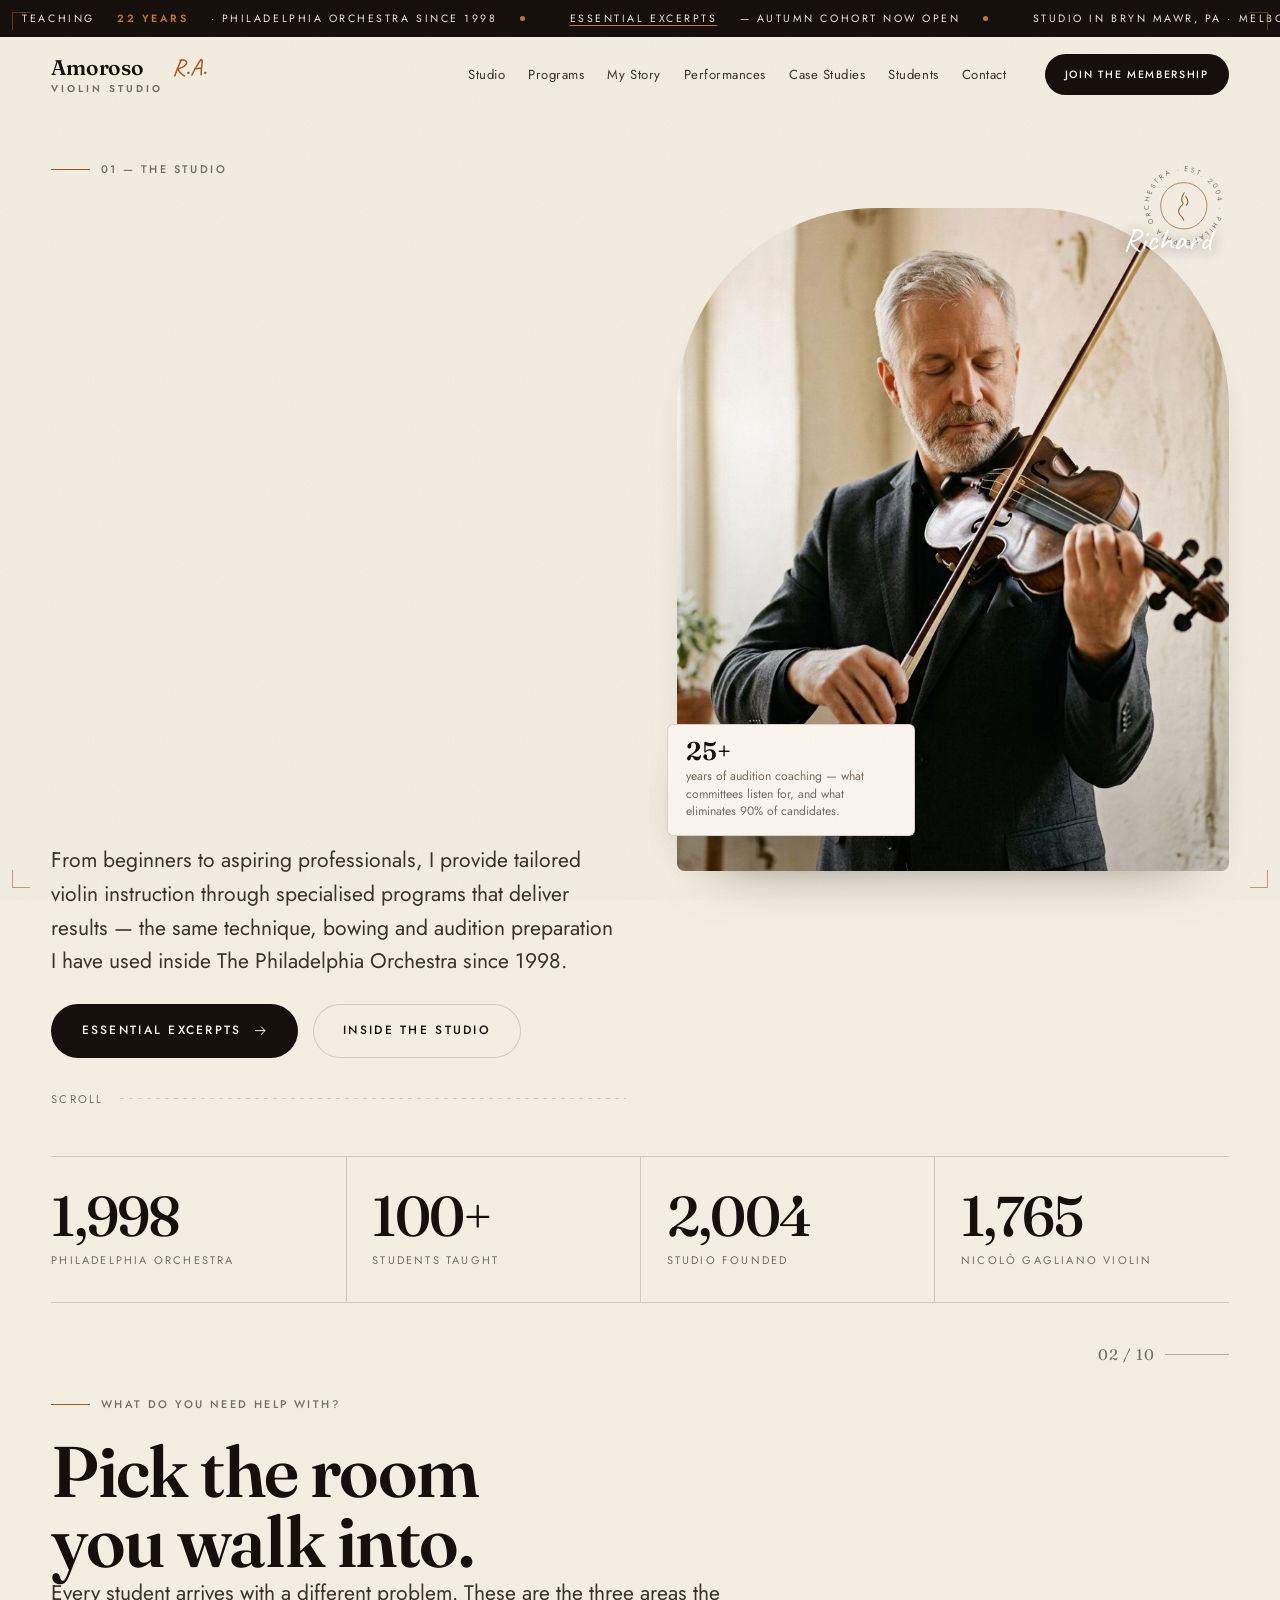
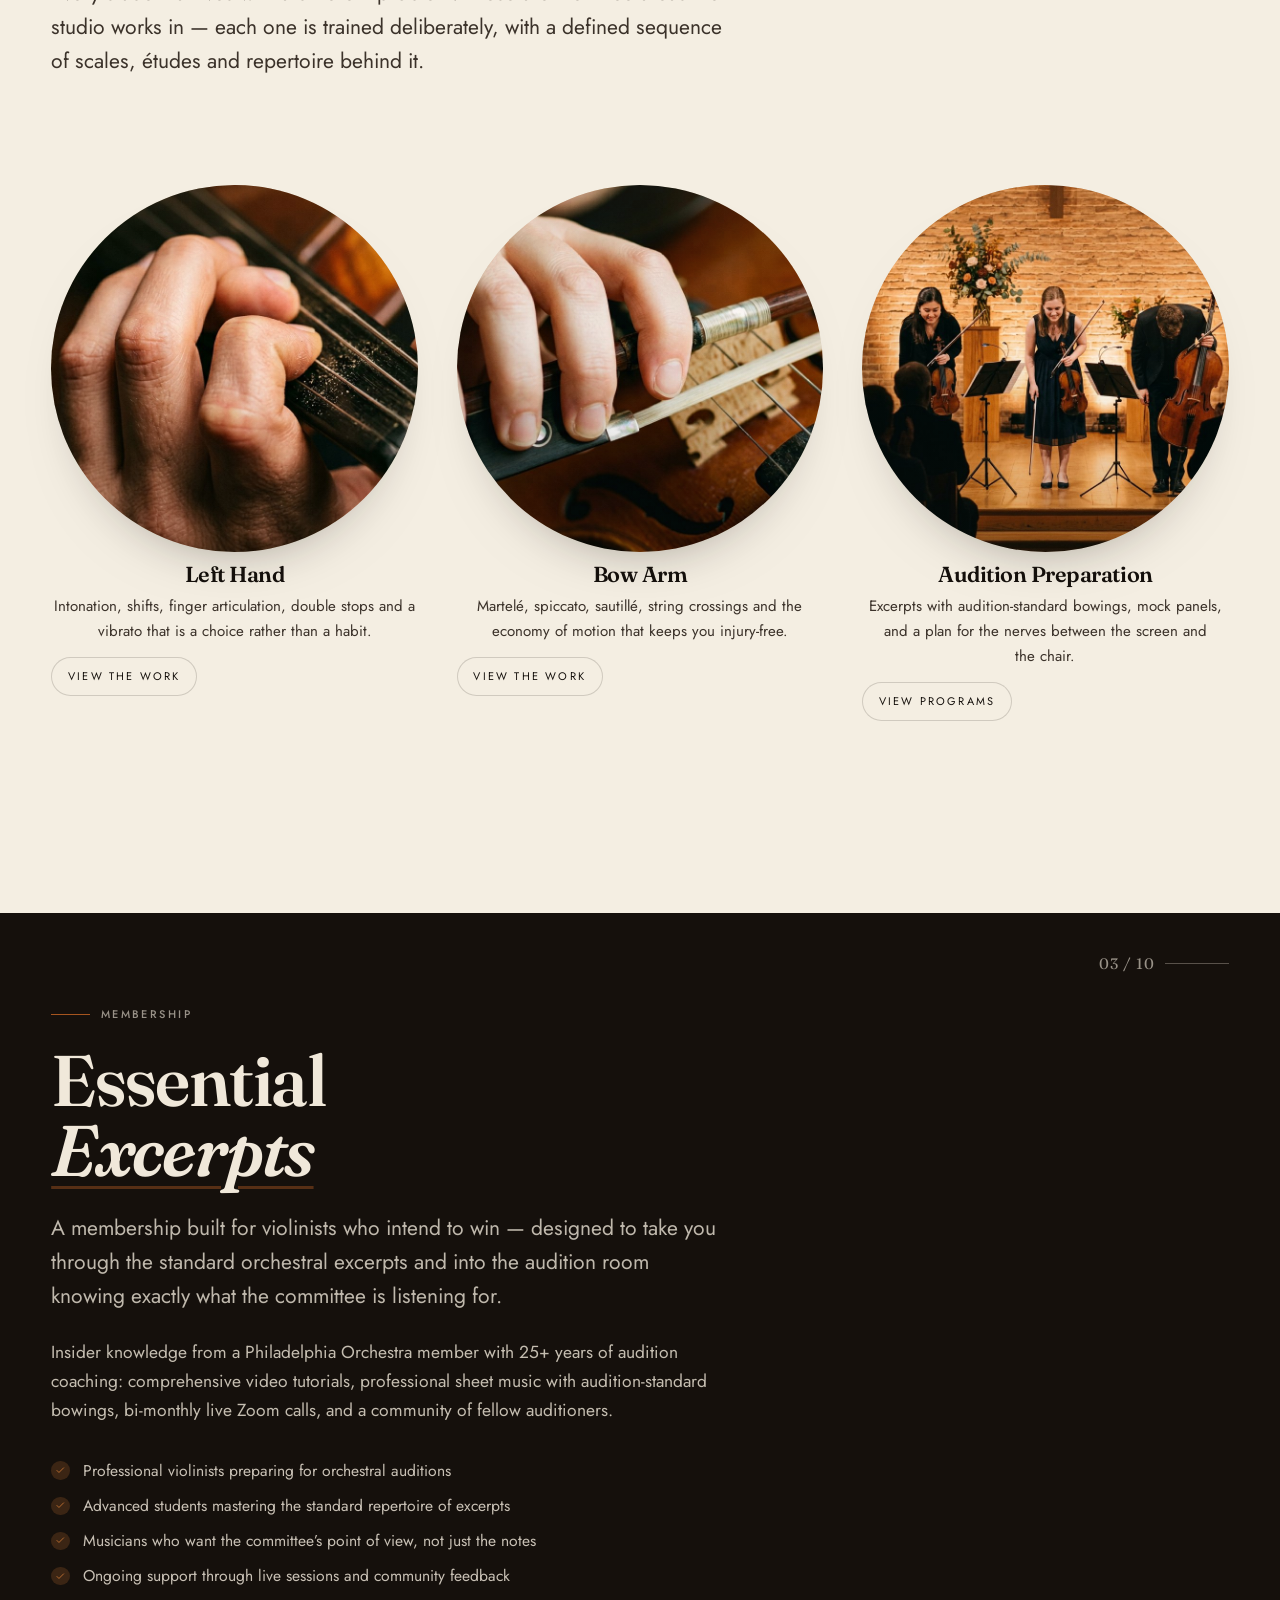
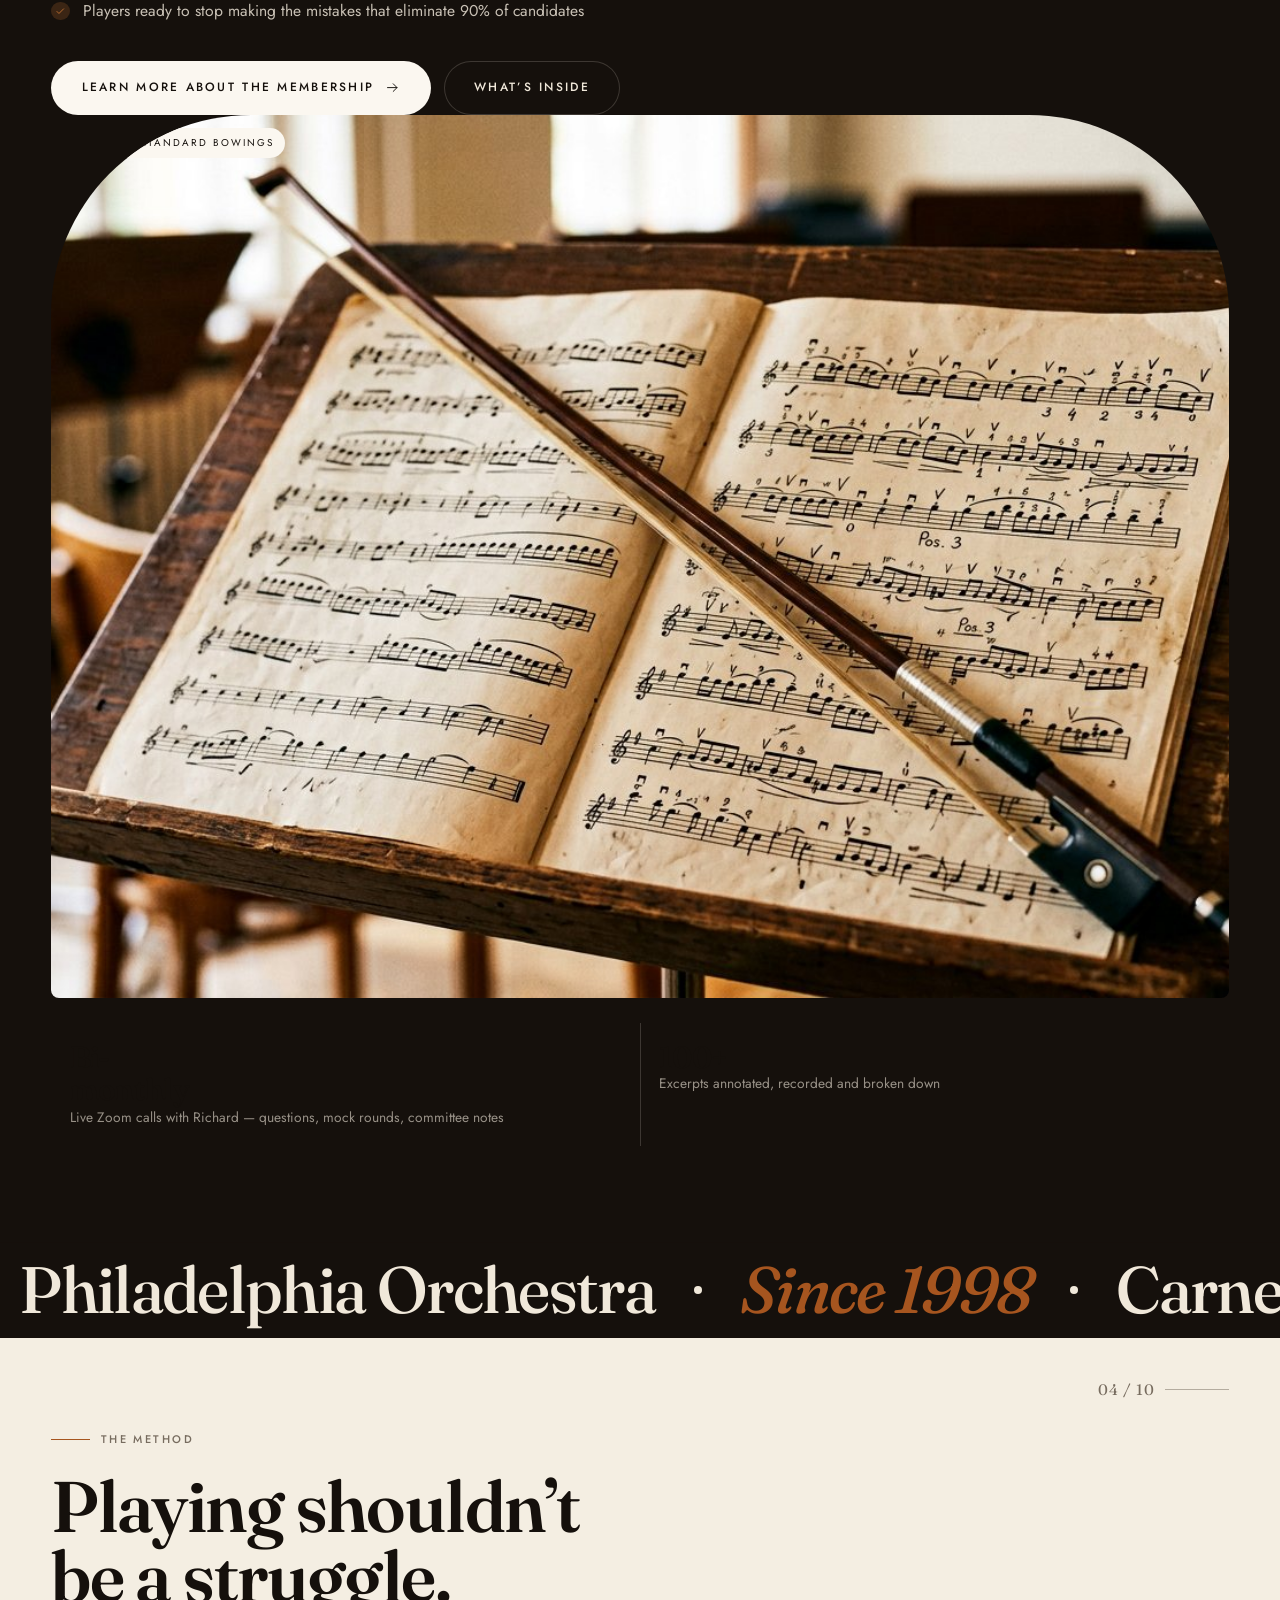
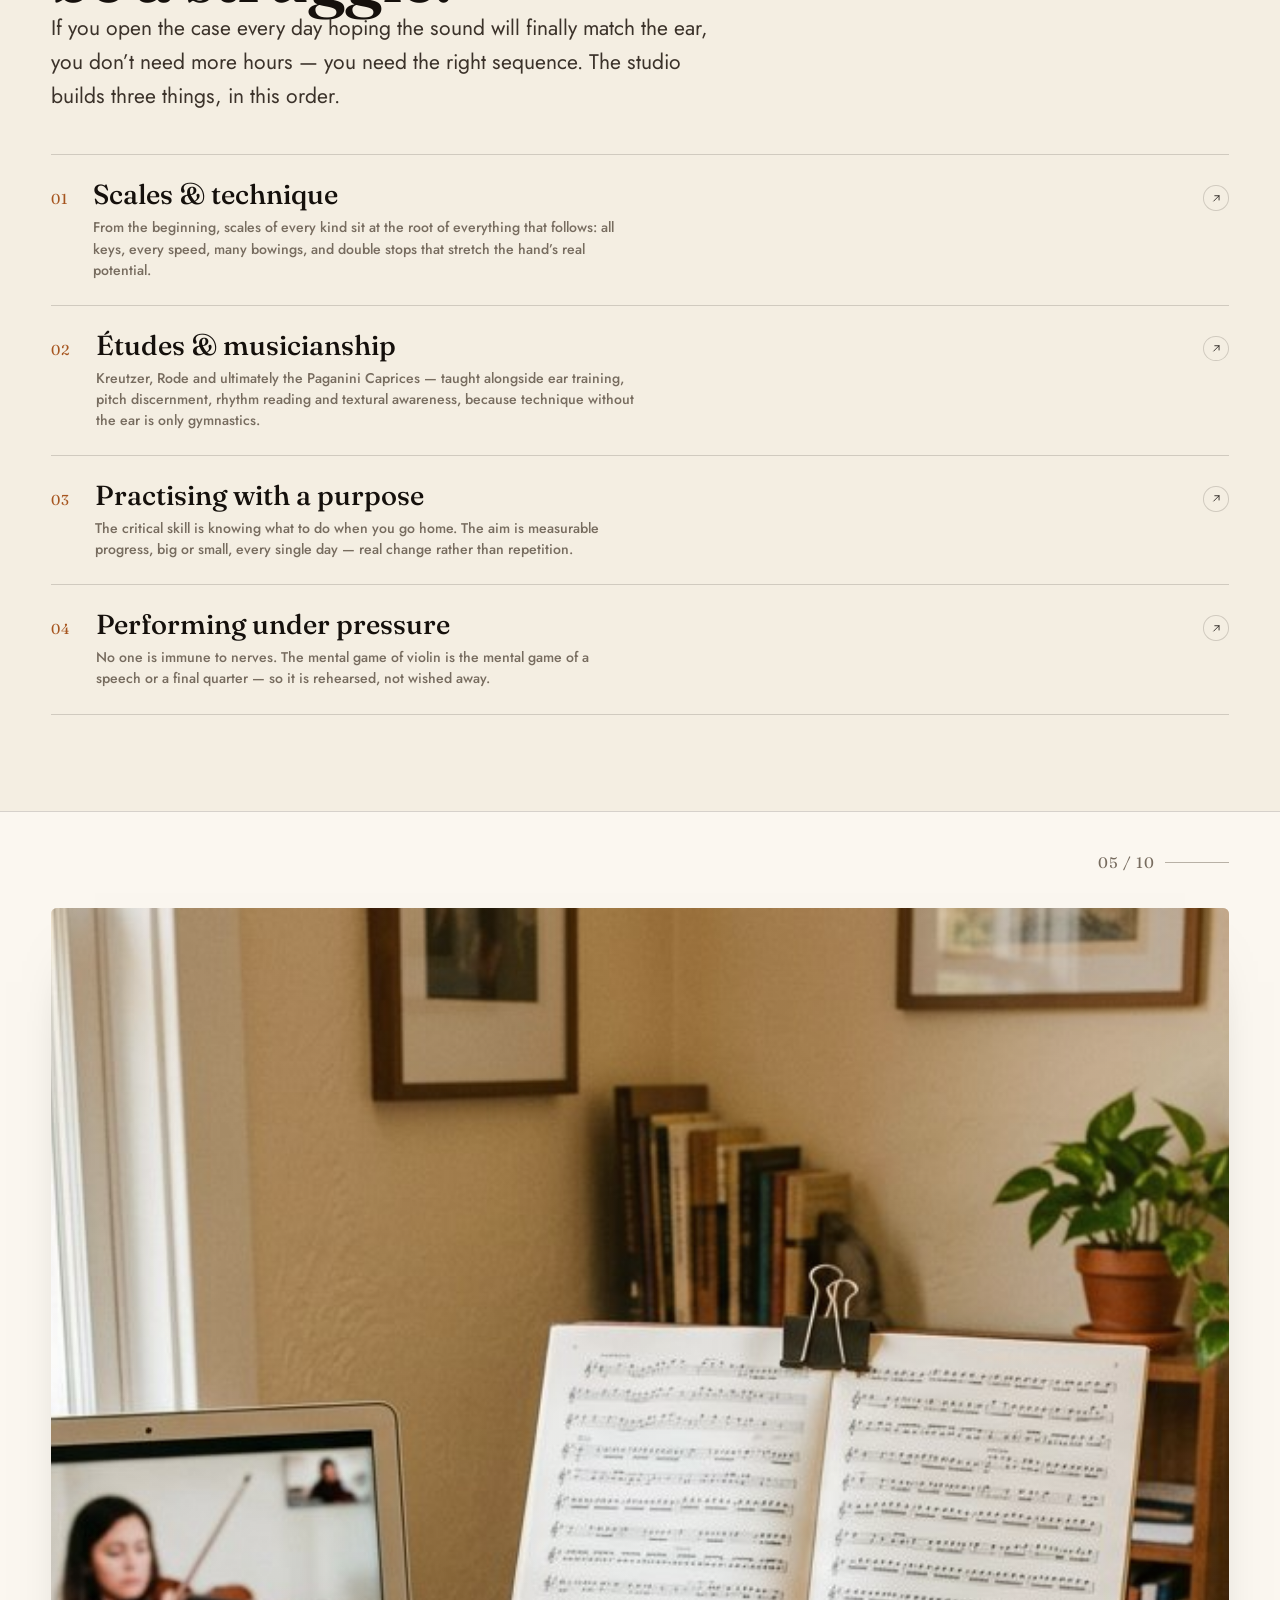
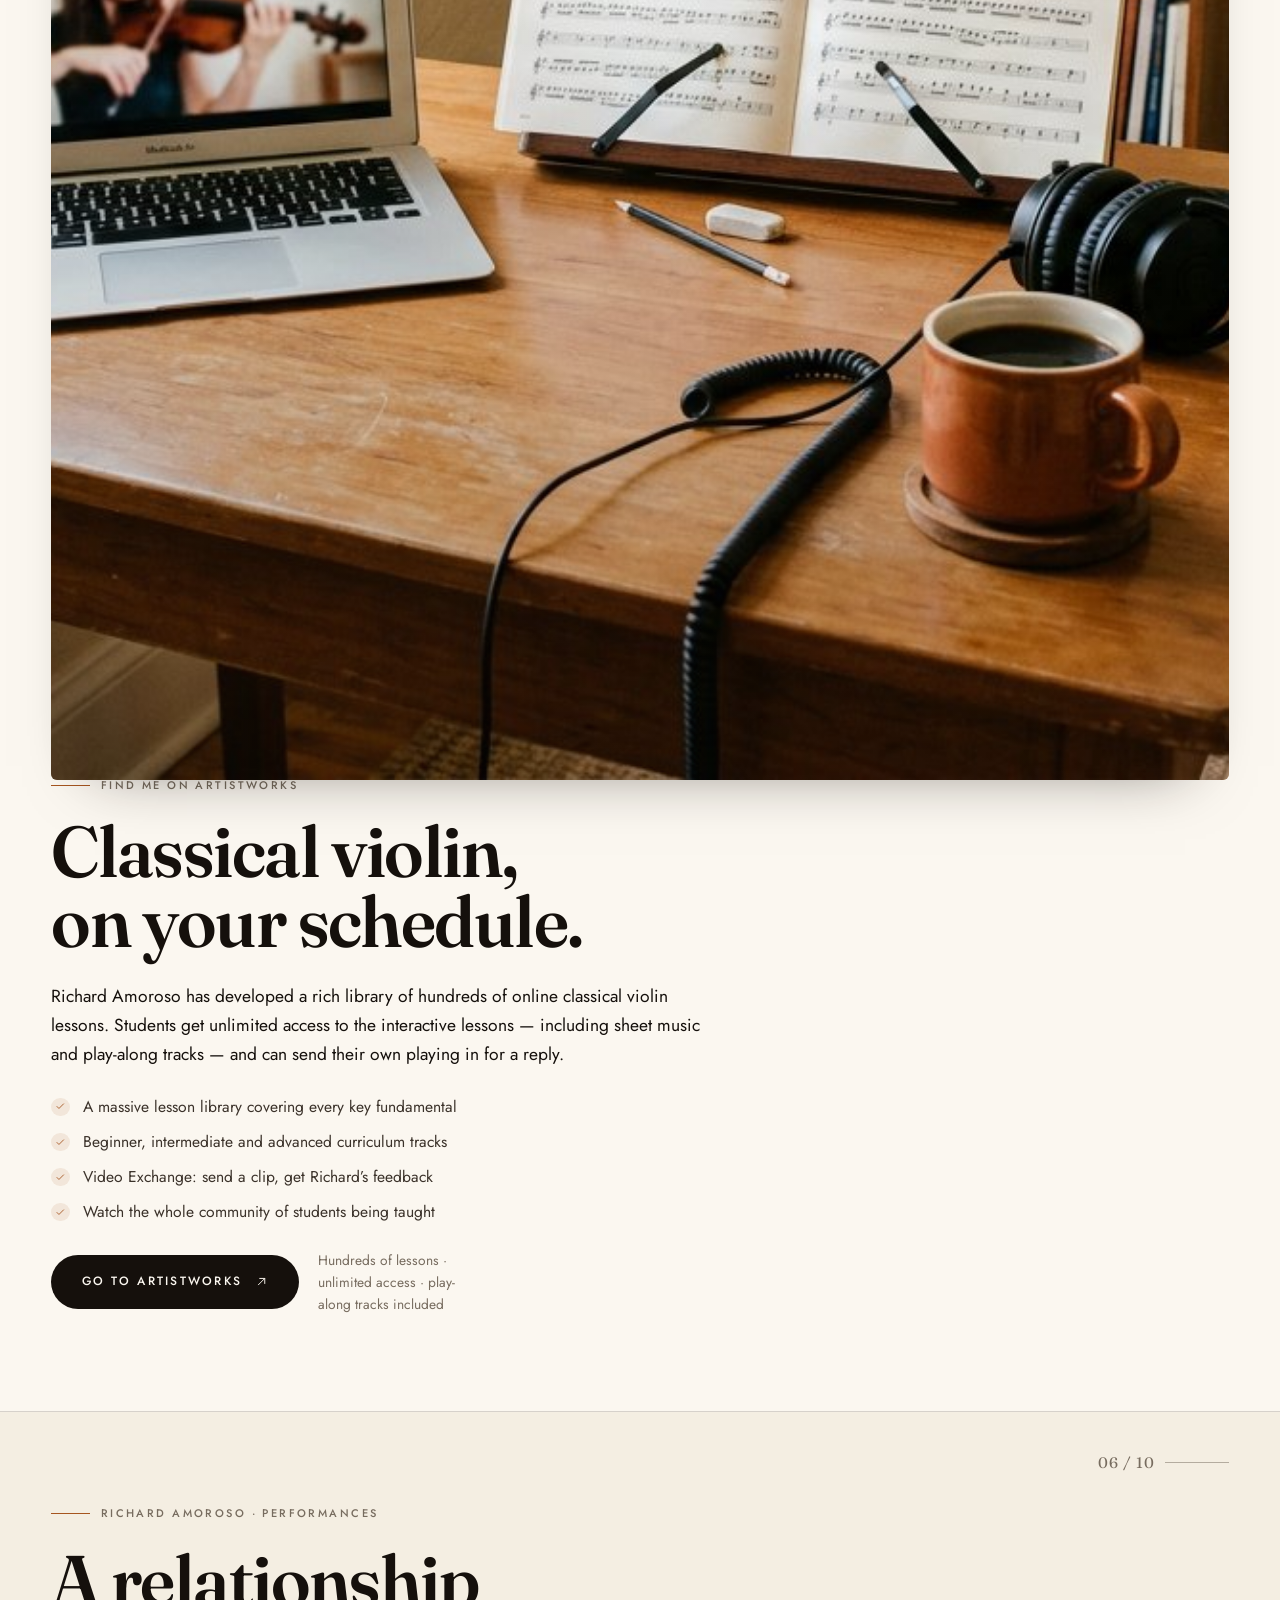
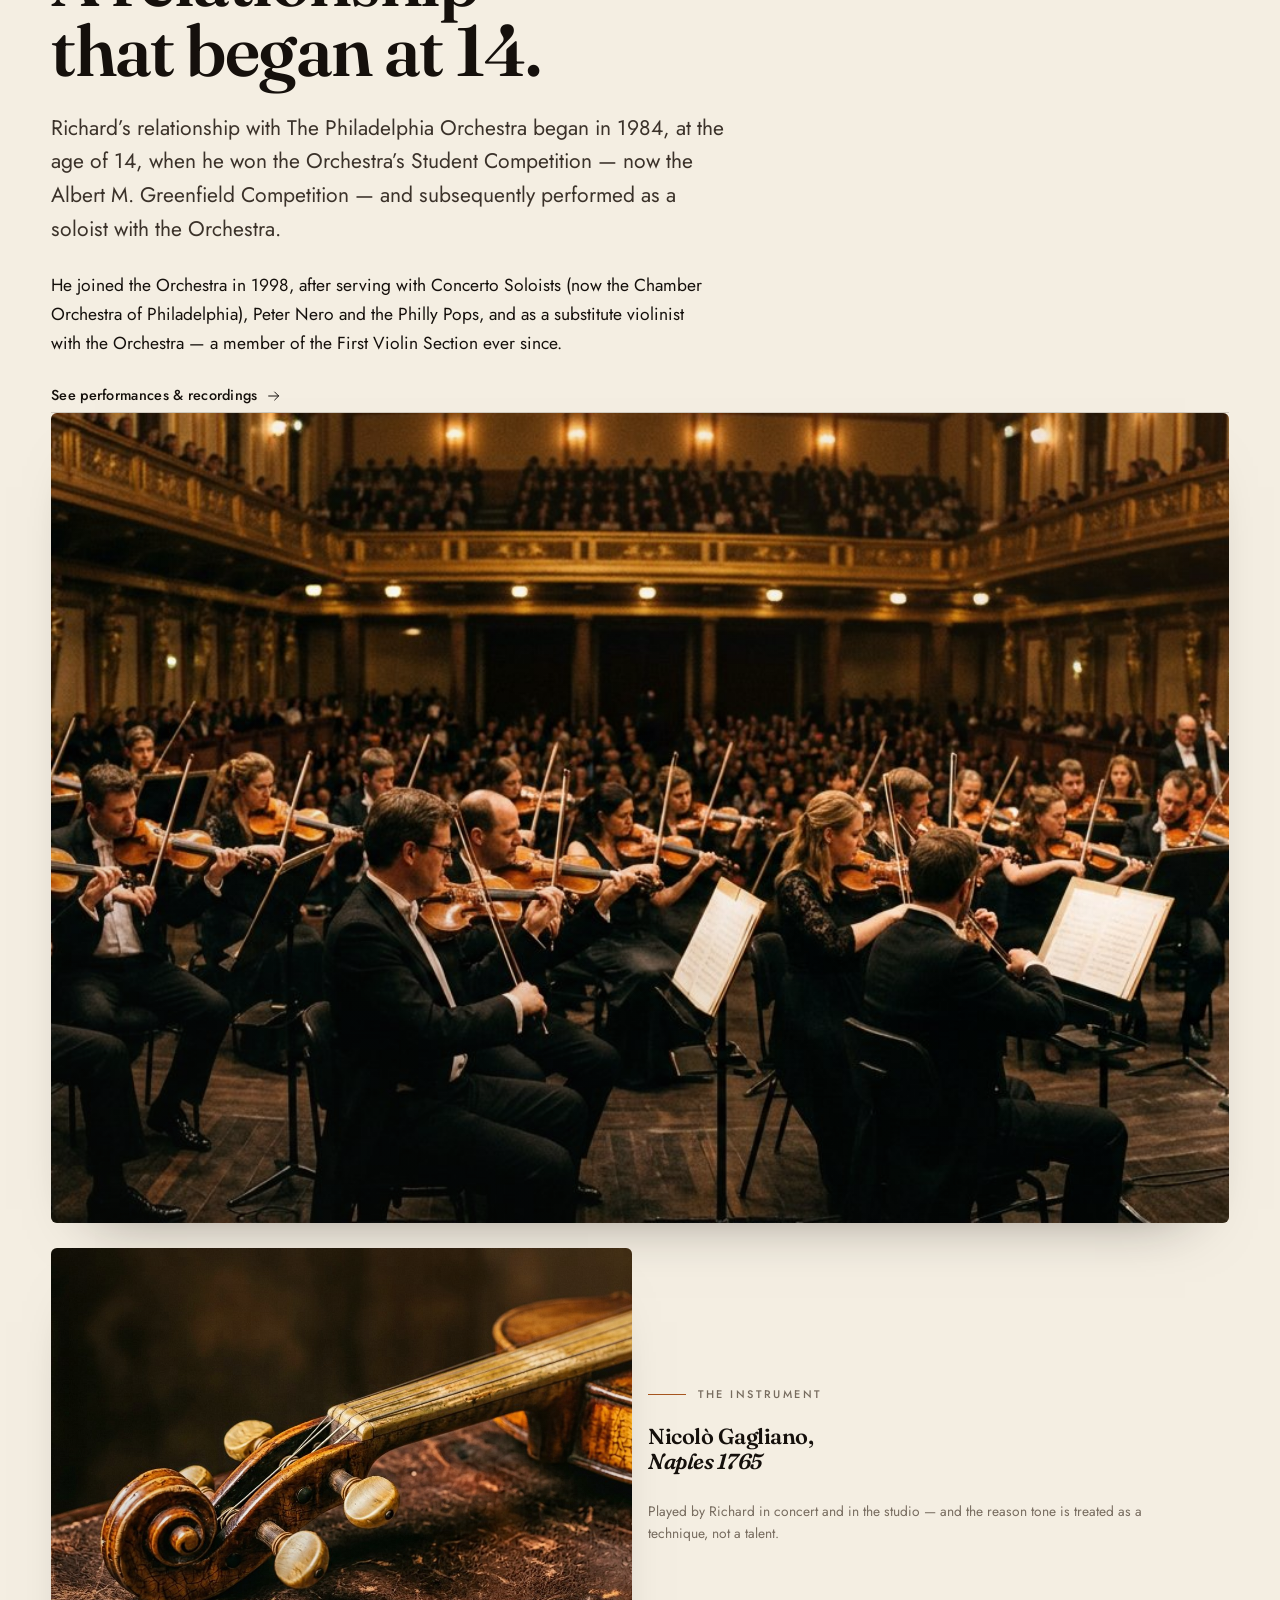
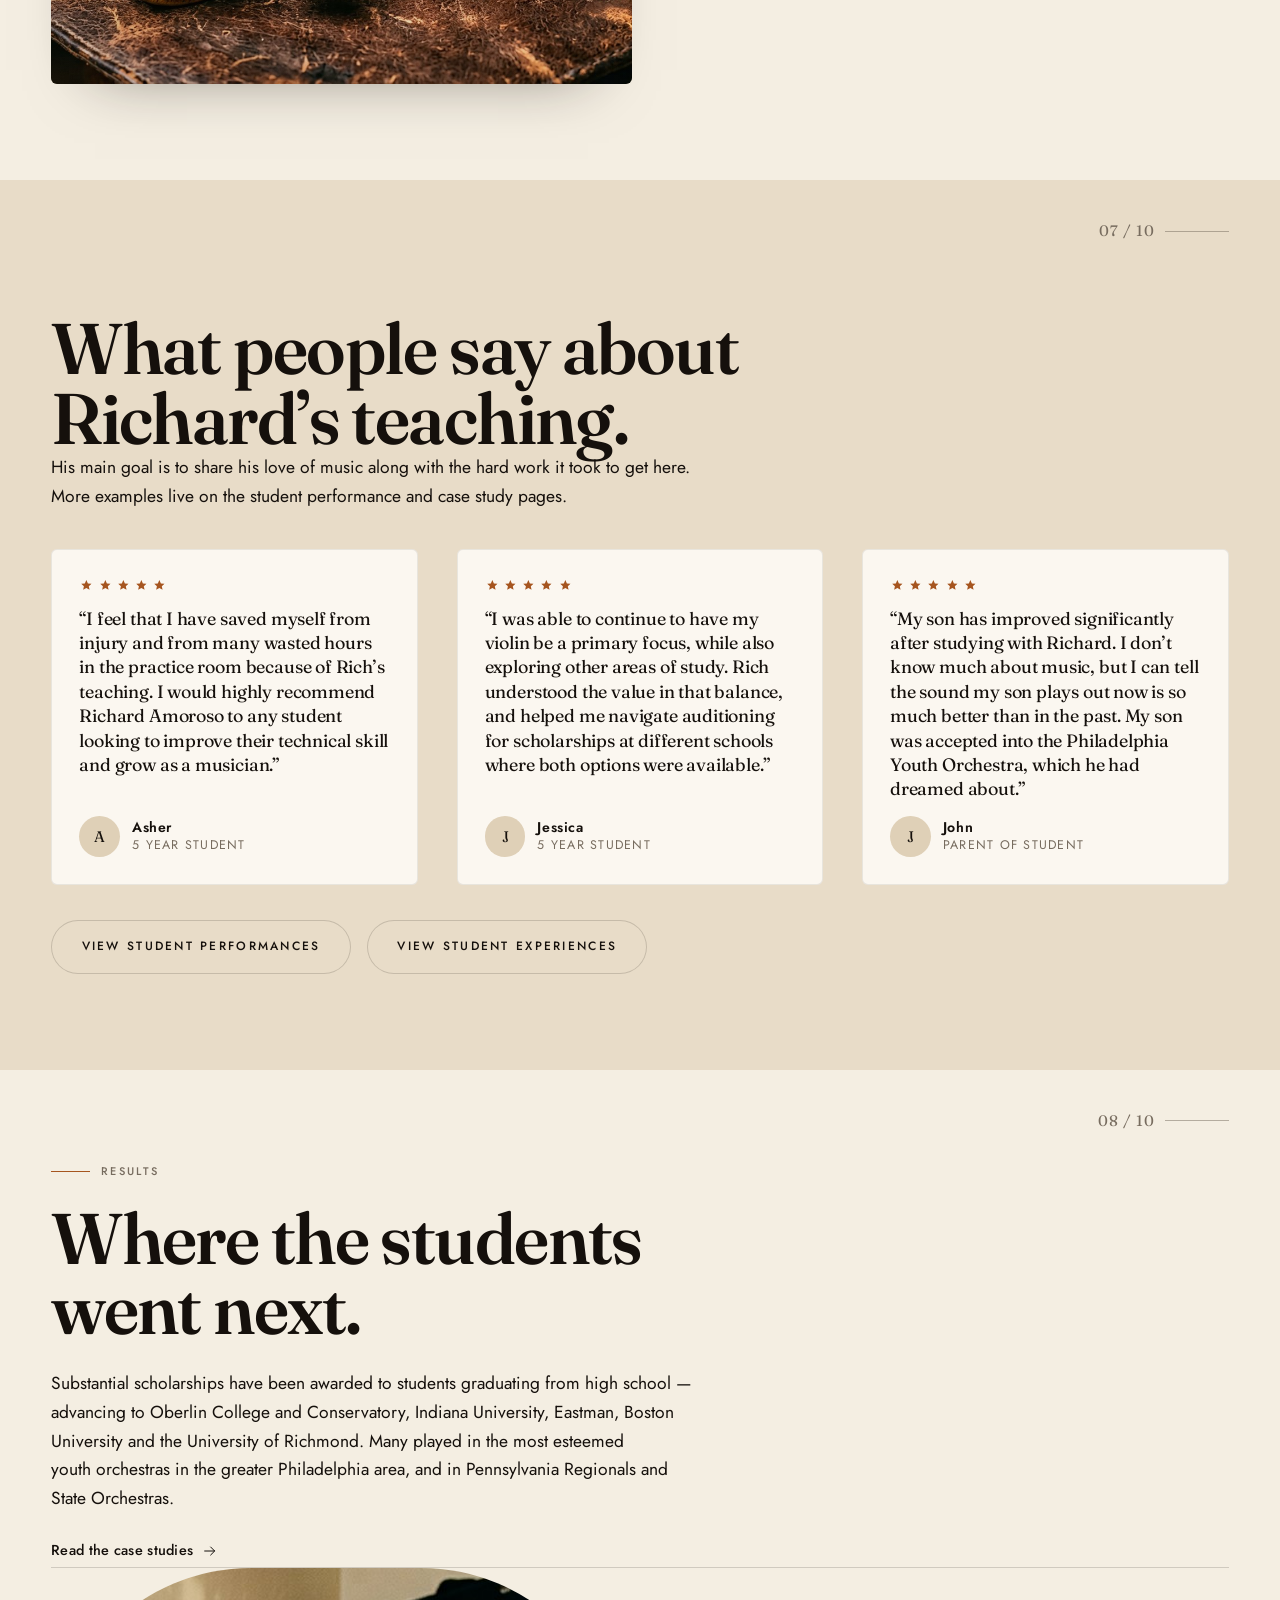
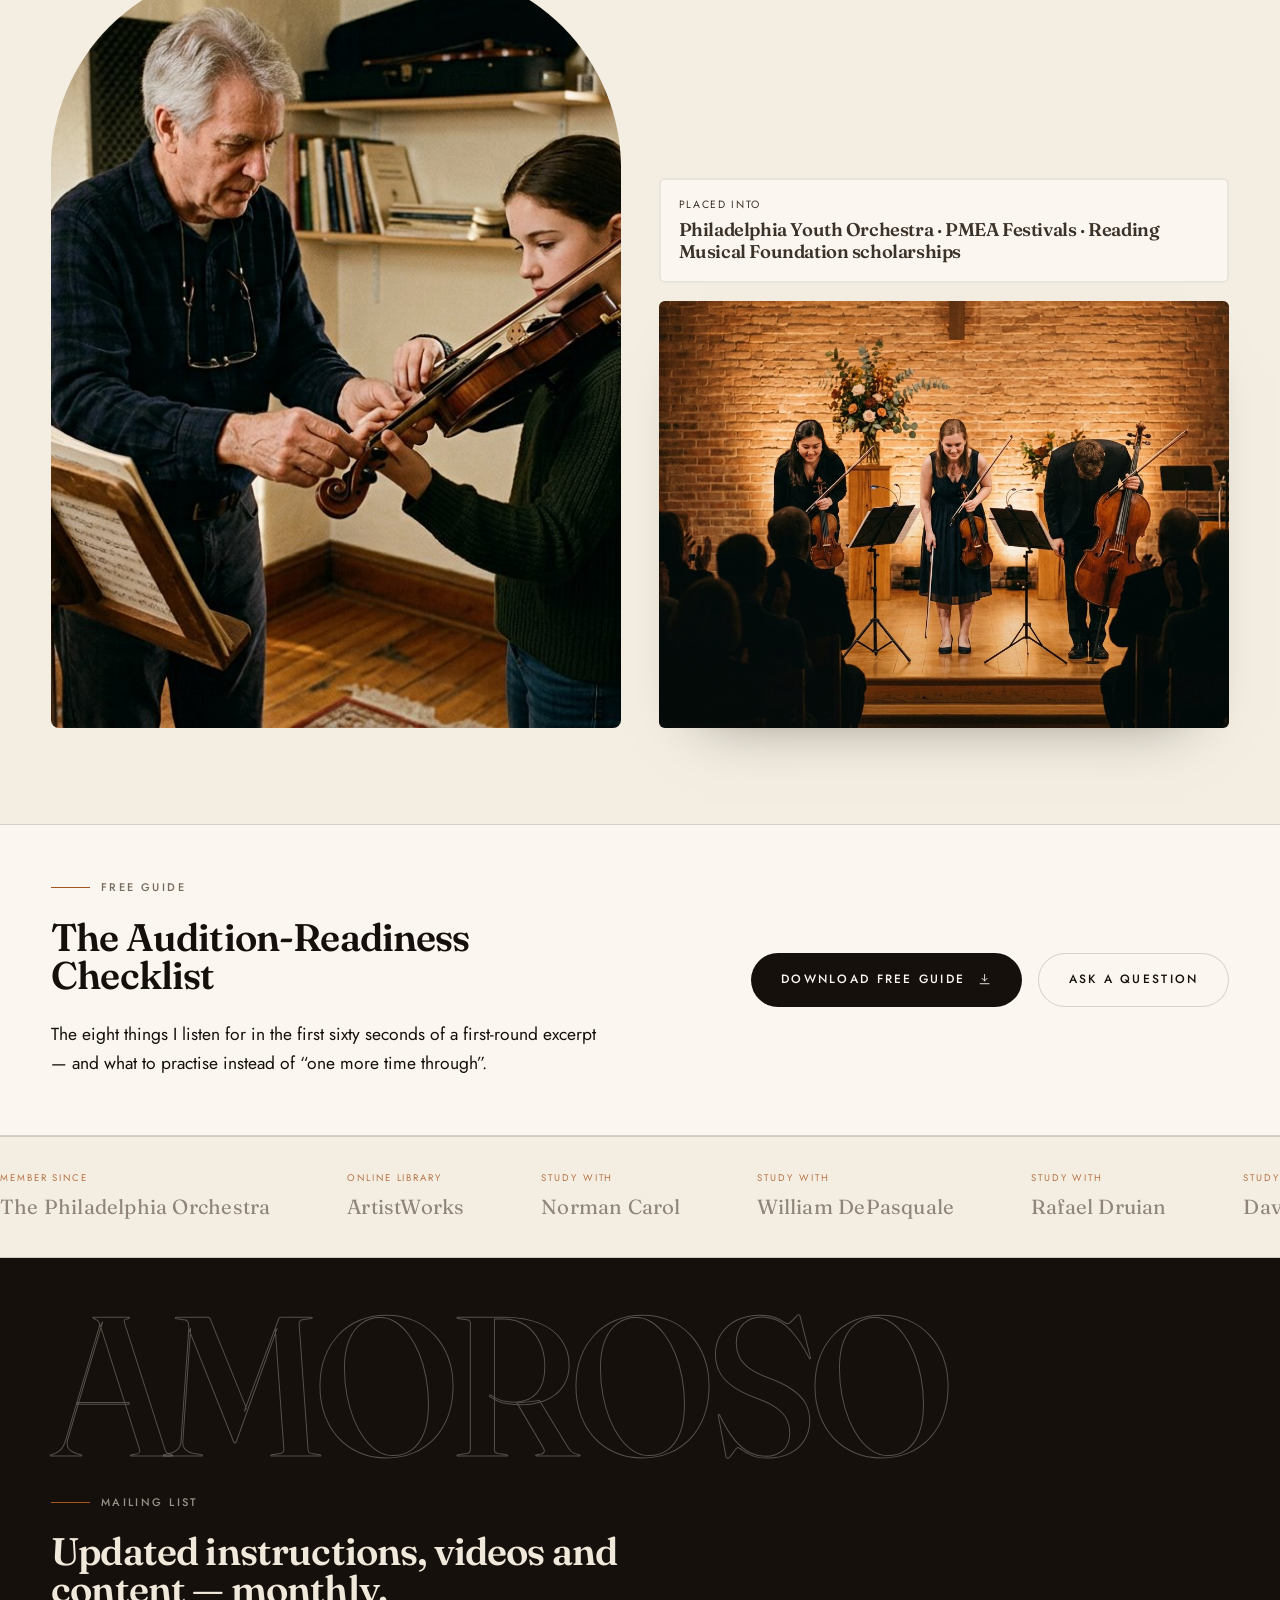
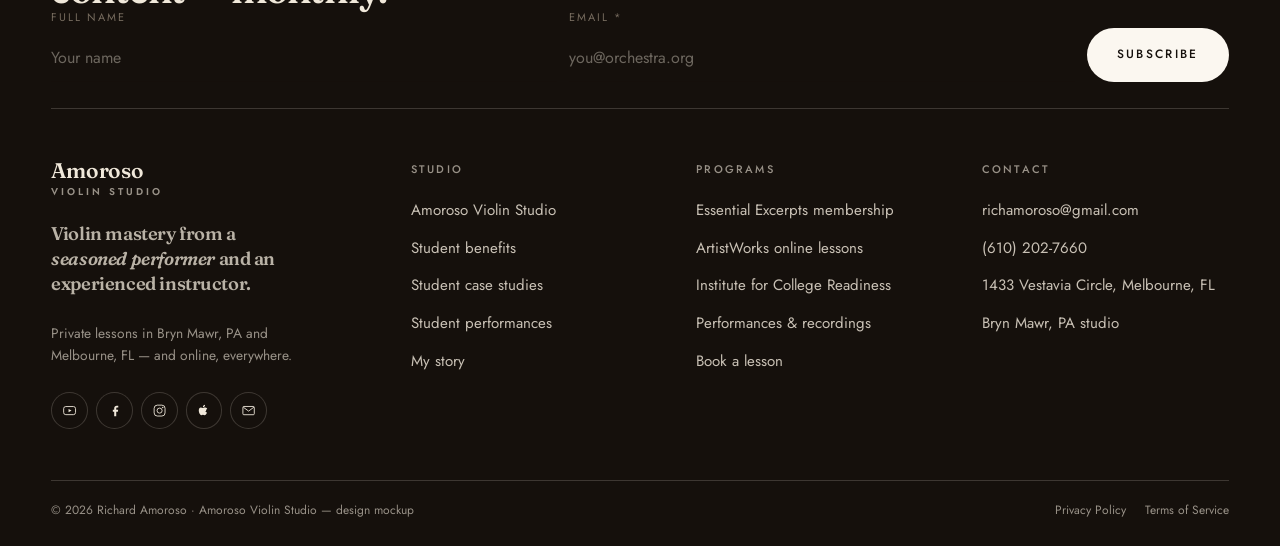
<file: richard-amoroso-redesign/index.html>
<!DOCTYPE html>
<html lang="en">
<head>
<meta charset="utf-8">
<meta name="viewport" content="width=device-width,initial-scale=1">
<title>Amoroso Violin Studio — Violin mastery from a seasoned performer &amp; experienced instructor</title>
<meta name="description" content="Philadelphia Orchestra violinist Richard Amoroso teaches beginners to aspiring professionals through specialised programs — the Essential Excerpts audition membership, ArtistWorks online lessons, and a studio that has taught 100+ students since 2004.">
<link rel="preconnect" href="https://fonts.googleapis.com">
<link rel="preconnect" href="https://fonts.gstatic.com" crossorigin>
<link href="https://fonts.googleapis.com/css2?family=Fraunces:ital,opsz,wght@0,9..144,300..700;1,9..144,300..700&family=Jost:wght@300..600&family=Caveat:wght@500;600&display=swap" rel="stylesheet">
<link rel="stylesheet" href="assets/css/design.css">
<link rel="icon" href="data:image/svg+xml,%3Csvg xmlns='http://www.w3.org/2000/svg' viewBox='0 0 32 32'%3E%3Crect width='32' height='32' rx='7' fill='%2315100C'/%3E%3Ctext x='16' y='22' font-family='Georgia,serif' font-size='17' fill='%23C67433' text-anchor='middle'%3EA%3C/text%3E%3C/svg%3E">
</head>
<body>

<a class="skip" href="#main">Skip to content</a>
<div class="progress" aria-hidden="true"><i id="progressBar"></i></div>
<div class="frame" aria-hidden="true"><i></i><i></i><i></i><i></i></div>

<!-- ===== TICKER ===== -->
<div class="ticker">
  <div class="ticker-row loop">
    <span>Teaching <b style="color:var(--amber-2)">22 years</b> · Philadelphia Orchestra since 1998<i></i></span>
    <span><a href="programs.html">Essential Excerpts</a> — Autumn cohort now open<i></i></span>
    <span>Studio in Bryn&nbsp;Mawr, PA · Melbourne, FL · Online worldwide<i></i></span>
    <span>100+ students taught · Scholarships to Oberlin, Indiana, Eastman, Richmond<i></i></span>
  </div>
</div>

<!-- ===== HEADER ===== -->
<header class="hdr" id="hdr">
  <div class="wrap hdr-in">
    <a class="brand" href="index.html" aria-label="Amoroso Violin Studio — home">
      <span class="brand-mark">Amoroso<em>Violin Studio</em></span>
      <span class="brand-sig" aria-hidden="true">R.A.</span>
    </a>
    <nav class="nav" id="nav" aria-label="Primary">
      <a href="studio.html">Studio</a>
      <a href="programs.html">Programs</a>
      <a href="my-story.html">My Story</a>
      <a href="performances.html">Performances</a>
      <a href="case-studies.html">Case Studies</a>
      <a href="student-performances.html">Students</a>
      <a href="contact.html">Contact</a>
      <span class="nav-note">Bryn Mawr · Melbourne · Online</span>
    </nav>
    <div class="hdr-cta">
      <a class="btn btn--sm" href="programs.html"><span>Join the membership</span></a>
      <button class="icon-btn burger" id="burger" type="button" aria-controls="nav" aria-expanded="false" aria-label="Menu">
        <svg class="i-open" width="20" height="20" aria-hidden="true"><use href="#i-menu"></use></svg>
        <svg class="i-close" width="20" height="20" aria-hidden="true" style="display:none"><use href="#i-close"></use></svg>
      </button>
    </div>
  </div>
</header>

<main id="main">

<!-- ===== 01 HERO ===== -->
<section class="wrap hero" aria-labelledby="hero-h">
  <svg class="hero-mark" viewBox="0 0 120 120" aria-hidden="true">
    <g class="seal">
      <path id="sealPath" d="M60 14a46 46 0 1 1 0 92 46 46 0 0 1 0-92" fill="none"/>
      <text font-family="Jost,sans-serif" font-size="9.4" letter-spacing="3.1" fill="#776C5F">
        <textPath href="#sealPath" startOffset="0%">EST. 2004 · PHILADELPHIA ORCHESTRA · SINCE 1998 · </textPath>
      </text>
    </g>
    <circle cx="60" cy="60" r="31" fill="none" stroke="#A6551F" stroke-width="1"/>
    <g transform="translate(47.6 40.5) scale(1.03)" stroke="#A6551F" fill="none" stroke-width="1.5" stroke-linecap="round">
      <path d="M12.6 2C10 6 9 9.4 9.4 12c.3 2 1.7 2.7 1.5 4.3-.2 1.5-1.7 2.2-3.2 3.9C6 22 5.2 24 5.2 26c0 2.9 1.6 4.9 3.9 7 1.3 1.2 2.3 2.7 2.7 4.5"/>
      <path d="M14.4 6.6c1.9 2.2 2.9 4.5 2.9 7 0 2.1-.8 3.6-2.1 4.9"/>
    </g>
  </svg>

  <div class="hero-grid">
    <div class="stack">
      <p class="label" data-reveal><i class="dash"></i>01 — The studio</p>
      <h1 class="d-1" id="hero-h" data-reveal="mask">Learn the violin<br><em>the way it is actually</em><br>played on stage.</h1>
      <p class="lede" data-reveal style="max-width:44ch">From beginners to aspiring professionals, I provide tailored violin instruction through specialised programs that deliver results — the same technique, bowing and audition preparation I have used inside The Philadelphia Orchestra since 1998.</p>
      <div class="stack" data-reveal style="display:flex;gap:.9rem;flex-wrap:wrap">
        <a class="btn" href="programs.html"><span>Essential Excerpts</span><svg class="ic" aria-hidden="true"><use href="#i-arrow"></use></svg></a>
        <a class="btn btn--ghost" href="studio.html"><span>Inside the studio</span></a>
      </div>
      <div class="dot-rule" data-reveal style="margin-top:.4rem">scroll</div>
    </div>

    <div class="hero-art" data-reveal="scale">
      <figure class="ph ph--arch">
        <img src="assets/img/richard-now.jpg" alt="Richard Amoroso, violin, in his studio" width="900" height="1080">
      </figure>
      <div class="hero-note">
        <b data-count="25" data-suffix="+">0</b>
        <p>years of audition coaching — what committees listen for, and what eliminates 90% of candidates.</p>
      </div>
      <p class="sig" style="position:absolute;right:1rem;top:1rem;color:#fff;opacity:.9;text-shadow:0 2px 14px rgba(21,16,12,.5)">Richard</p>
    </div>
  </div>
</section>

<!-- ===== STATS ===== -->
<section class="wrap" aria-label="Studio at a glance">
  <div class="stats" data-reveal>
    <div><b data-count="1998">0</b><span>Philadelphia Orchestra</span></div>
    <div><b data-count="100" data-suffix="+">0</b><span>Students taught</span></div>
    <div><b data-count="2004">0</b><span>Studio founded</span></div>
    <div><b data-count="1765">0</b><span>Nicolò Gagliano violin</span></div>
  </div>
</section>

<!-- ===== 02 WHAT DO YOU NEED HELP WITH ===== -->
<section class="sec" id="focus">
  <div class="wrap">
    <p class="idx">02 / 10</p>
    <div class="g-head" style="margin-bottom:clamp(1.8rem,4vw,3rem)">
      <div class="stack">
        <p class="label" data-reveal><i class="dash"></i>What do you need help with?</p>
        <h2 class="d-2" data-reveal>Pick the room<br>you walk into.</h2>
      </div>
      <div class="stack">
        <p class="lede" data-reveal>Every student arrives with a different problem. These are the three areas the studio works in — each one is trained deliberately, with a defined sequence of scales, études and repertoire behind it.</p>
        <div data-reveal><a class="link" href="studio.html">See the full curriculum<svg class="ic" aria-hidden="true"><use href="#i-arrow"></use></svg></a></div>
      </div>
    </div>

    <div class="g g-3">
      <a class="card card--feature" href="studio.html" data-reveal>
        <figure class="ph"><img src="assets/img/left-hand.jpg" alt="Left hand stopping strings on the fingerboard" width="800" height="800"></figure>
        <div class="card-body center">
          <h3 class="card-title"><span>Left</span> <span>Hand</span></h3>
          <p>Intonation, shifts, finger articulation, double stops and a vibrato that is a choice rather than a habit.</p>
          <span class="card-more">View the work</span>
        </div>
      </a>
      <a class="card card--feature" href="studio.html" data-reveal>
        <figure class="ph"><img src="assets/img/bow-arm.jpg" alt="Right hand at the frog of the bow" width="800" height="800"></figure>
        <div class="card-body center">
          <h3 class="card-title"><span>Bow</span> <span>Arm</span></h3>
          <p>Martelé, spiccato, sautillé, string crossings and the economy of motion that keeps you injury-free.</p>
          <span class="card-more">View the work</span>
        </div>
      </a>
      <a class="card card--feature" href="programs.html">
        <figure class="ph"><img src="assets/img/recital.jpg" alt="Violinist on stage before an audition panel" width="800" height="800"></figure>
        <div class="card-body center">
          <h3 class="card-title"><span>Audition</span> <span>Preparation</span></h3>
          <p>Excerpts with audition-standard bowings, mock panels, and a plan for the nerves between the screen and the chair.</p>
          <span class="card-more">View programs</span>
        </div>
      </a>
    </div>
  </div>
</section>

<!-- ===== 03 ESSENTIAL EXCERPTS MEMBERSHIP ===== -->
<section class="sec on-ink" id="membership" style="margin-top:var(--s-1)">
  <div class="wrap">
    <p class="idx">03 / 10</p>
    <div class="g-split" style="align-items:start">
      <div class="stack" data-reveal>
        <p class="label on-ink"><i class="dash"></i>Membership</p>
        <h2 class="d-2">Essential<br><em>Excerpts</em></h2>
        <p class="lede">A membership built for violinists who intend to win — designed to take you through the standard orchestral excerpts and into the audition room knowing exactly what the committee is listening for.</p>
        <p>Insider knowledge from a Philadelphia Orchestra member with 25+ years of audition coaching: comprehensive video tutorials, professional sheet music with audition-standard bowings, bi-monthly live Zoom calls, and a community of fellow auditioners.</p>
        <ul class="ticks" style="margin-top:.5rem">
          <li><i><svg class="ic" aria-hidden="true"><use href="#i-check"></use></svg></i>Professional violinists preparing for orchestral auditions</li>
          <li><i><svg class="ic" aria-hidden="true"><use href="#i-check"></use></svg></i>Advanced students mastering the standard repertoire of excerpts</li>
          <li><i><svg class="ic" aria-hidden="true"><use href="#i-check"></use></svg></i>Musicians who want the committee’s point of view, not just the notes</li>
          <li><i><svg class="ic" aria-hidden="true"><use href="#i-check"></use></svg></i>Ongoing support through live sessions and community feedback</li>
          <li><i><svg class="ic" aria-hidden="true"><use href="#i-check"></use></svg></i>Players ready to stop making the mistakes that eliminate 90% of candidates</li>
        </ul>
        <div style="display:flex;gap:.8rem;flex-wrap:wrap;margin-top:.8rem">
          <a class="btn btn--light" href="programs.html"><span>Learn more about the membership</span><svg class="ic" aria-hidden="true"><use href="#i-arrow"></use></svg></a>
          <a class="btn btn--ghost" style="--fg:var(--on-ink);box-shadow:inset 0 0 0 1px var(--rule-on-ink)" href="programs.html"><span>What’s inside</span></a>
        </div>
      </div>

      <div class="stack">
        <figure class="ph ph--arch ph--raw" data-reveal="scale">
          <img src="assets/img/score.jpg" alt="Violin part with hand-marked audition bowings" width="900" height="1100">
          <figcaption class="card-tag">Audition-standard bowings</figcaption>
        </figure>
        <div class="g g-2" style="gap:1px;background:var(--rule-on-ink)">
          <div style="background:var(--ink);padding:1.15rem"><b class="display" style="font-size:1.9rem;display:block;line-height:1.05">Bi-<br>monthly</b><p class="small" style="color:var(--on-ink-3)">Live Zoom calls with Richard — questions, mock rounds, committee notes</p></div>
          <div style="background:var(--ink);padding:1.15rem"><b class="display" style="font-size:1.9rem;display:block;line-height:1">100+</b><p class="small" style="color:var(--on-ink-3)">Excerpts annotated, recorded and broken down</p></div>
        </div>
      </div>
    </div>
  </div>
</section>

<!-- ===== 04 MARQUEE ===== -->
<div class="mq on-ink" aria-hidden="true" style="background:var(--ink)">
  <div class="mq-track loop">
    <h3><span>Philadelphia Orchestra</span><i></i><span><em>Since 1998</em></span><i></i><span>Carnegie Hall</span><i></i><span><em>Greenfield Competition</em></span><i></i></h3>
  </div>
</div>

<!-- ===== 05 HOW I TEACH — THREE PILLARS ===== -->
<section class="sec">
  <div class="wrap">
    <p class="idx">04 / 10</p>
    <div class="g-head" style="margin-bottom:clamp(1.6rem,3.4vw,2.6rem)">
      <div class="stack">
        <p class="label" data-reveal><i class="dash"></i>The method</p>
        <h2 class="d-2" data-reveal>Playing shouldn’t<br>be a struggle.</h2>
      </div>
      <p class="lede" data-reveal>If you open the case every day hoping the sound will finally match the ear, you don’t need more hours — you need the right sequence. The studio builds three things, in this order.</p>
    </div>

    <ol class="rows" data-reveal>
      <li>
        <span class="k">01</span>
        <div class="t">Scales &amp; technique<small>From the beginning, scales of every kind sit at the root of everything that follows: all keys, every speed, many bowings, and double stops that stretch the hand’s real potential.</small></div>
        <span class="go"><svg class="ic" aria-hidden="true"><use href="#i-arrow-diag"></use></svg></span>
      </li>
      <li>
        <span class="k">02</span>
        <div class="t">Études &amp; musicianship<small>Kreutzer, Rode and ultimately the Paganini Caprices — taught alongside ear training, pitch discernment, rhythm reading and textural awareness, because technique without the ear is only gymnastics.</small></div>
        <span class="go"><svg class="ic" aria-hidden="true"><use href="#i-arrow-diag"></use></svg></span>
      </li>
      <li>
        <span class="k">03</span>
        <div class="t">Practising with a purpose<small>The critical skill is knowing what to do when you go home. The aim is measurable progress, big or small, every single day — real change rather than repetition.</small></div>
        <span class="go"><svg class="ic" aria-hidden="true"><use href="#i-arrow-diag"></use></svg></span>
      </li>
      <li>
        <span class="k">04</span>
        <div class="t">Performing under pressure<small>No one is immune to nerves. The mental game of violin is the mental game of a speech or a final quarter — so it is rehearsed, not wished away.</small></div>
        <span class="go"><svg class="ic" aria-hidden="true"><use href="#i-arrow-diag"></use></svg></span>
      </li>
    </ol>
  </div>
</section>

<!-- ===== 06 ARTISTWORKS ===== -->
<section class="sec bg-paper" style="border-block:1px solid var(--rule)">
  <div class="wrap">
    <p class="idx">05 / 10</p>
    <div class="g-split-r">
      <figure class="ph ph--s" data-reveal="scale" style="aspect-ratio:4/5">
        <img src="assets/img/online.jpg" alt="Laptop set up for an online violin lesson" width="900" height="1120">
      </figure>
      <div class="stack" data-reveal>
        <p class="label"><i class="dash"></i>Find me on ArtistWorks</p>
        <h2 class="d-2">Classical violin,<br>on your schedule.</h2>
        <p>Richard Amoroso has developed a rich library of hundreds of online classical violin lessons. Students get unlimited access to the interactive lessons — including sheet music and play-along tracks — and can send their own playing in for a reply.</p>
        <ul class="ticks">
          <li><i><svg class="ic" aria-hidden="true"><use href="#i-check"></use></svg></i>A massive lesson library covering every key fundamental</li>
          <li><i><svg class="ic" aria-hidden="true"><use href="#i-check"></use></svg></i>Beginner, intermediate and advanced curriculum tracks</li>
          <li><i><svg class="ic" aria-hidden="true"><use href="#i-check"></use></svg></i>Video Exchange: send a clip, get Richard’s feedback</li>
          <li><i><svg class="ic" aria-hidden="true"><use href="#i-check"></use></svg></i>Watch the whole community of students being taught</li>
        </ul>
        <div style="display:flex;gap:1.2rem;align-items:center;flex-wrap:wrap">
          <a class="btn" href="programs.html"><span>Go to ArtistWorks</span><svg class="ic" aria-hidden="true"><use href="#i-arrow-diag"></use></svg></a>
          <span class="small" style="max-width:20ch">Hundreds of lessons · unlimited access · play-along tracks included</span>
        </div>
      </div>
    </div>
  </div>
</section>

<!-- ===== 07 PERFORMANCES ===== -->
<section class="sec">
  <div class="wrap">
    <p class="idx">06 / 10</p>
    <div class="g-split">
      <div class="stack" data-reveal>
        <p class="label"><i class="dash"></i>Richard Amoroso · performances</p>
        <h2 class="d-2">A relationship<br>that began at 14.</h2>
        <p class="lede">Richard’s relationship with The Philadelphia Orchestra began in 1984, at the age of 14, when he won the Orchestra’s Student Competition — now the Albert M. Greenfield Competition — and subsequently performed as a soloist with the Orchestra.</p>
        <p>He joined the Orchestra in 1998, after serving with Concerto Soloists (now the Chamber Orchestra of Philadelphia), Peter Nero and the Philly Pops, and as a substitute violinist with the Orchestra — a member of the First Violin Section ever since.</p>
        <a class="link" href="performances.html">See performances &amp; recordings<svg class="ic" aria-hidden="true"><use href="#i-arrow"></use></svg></a>
      </div>
      <div class="stack">
        <figure class="ph ph--s" data-reveal="scale" style="aspect-ratio:16/11">
          <img src="assets/img/orchestra.jpg" alt="The string section of a symphony orchestra on stage" width="1200" height="825">
        </figure>
        <div class="g g-2" style="gap:1rem">
          <figure class="ph ph--s" data-reveal><img src="assets/img/violin-1765.jpg" alt="The 1765 Nicolò Gagliano violin" width="700" height="520"></figure>
          <div class="stack" style="align-content:center">
            <p class="label"><i class="dash"></i>The instrument</p>
            <h3 class="d-4">Nicolò Gagliano,<br><em>Naples 1765</em></h3>
            <p class="small">Played by Richard in concert and in the studio — and the reason tone is treated as a technique, not a talent.</p>
          </div>
        </div>
      </div>
    </div>
  </div>
</section>

<!-- ===== 08 TESTIMONIALS ===== -->
<section class="sec on-sand">
  <div class="wrap">
    <p class="idx">07 / 10</p>
    <div class="g-head" style="margin-bottom:clamp(1.6rem,3vw,2.6rem)">
      <div class="stack">
        <p class="label" data-reveal><i class="dash"></i>Student experiences</p>
        <h2 class="d-2" data-reveal>What people say about<br>Richard’s teaching.</h2>
      </div>
      <p data-reveal>His main goal is to share his love of music along with the hard work it took to get here. More examples live on the student performance and case study pages.</p>
    </div>

    <div class="g g-3">
      <article class="t-card" data-reveal>
        <div class="stars" aria-label="5 out of 5 stars">
          <svg class="ic" aria-hidden="true"><use href="#i-star"></use></svg><svg class="ic" aria-hidden="true"><use href="#i-star"></use></svg><svg class="ic" aria-hidden="true"><use href="#i-star"></use></svg><svg class="ic" aria-hidden="true"><use href="#i-star"></use></svg><svg class="ic" aria-hidden="true"><use href="#i-star"></use></svg>
        </div>
        <blockquote>“I feel that I have saved myself from injury and from many wasted hours in the practice room because of Rich’s teaching. I would highly recommend Richard Amoroso to any student looking to improve their technical skill and grow as a musician.”</blockquote>
        <div class="who"><span class="av">A</span><p><b>Asher</b>5 Year Student</p></div>
      </article>
      <article class="t-card" data-reveal>
        <div class="stars" aria-label="5 out of 5 stars">
          <svg class="ic" aria-hidden="true"><use href="#i-star"></use></svg><svg class="ic" aria-hidden="true"><use href="#i-star"></use></svg><svg class="ic" aria-hidden="true"><use href="#i-star"></use></svg><svg class="ic" aria-hidden="true"><use href="#i-star"></use></svg><svg class="ic" aria-hidden="true"><use href="#i-star"></use></svg>
        </div>
        <blockquote>“I was able to continue to have my violin be a primary focus, while also exploring other areas of study. Rich understood the value in that balance, and helped me navigate auditioning for scholarships at different schools where both options were available.”</blockquote>
        <div class="who"><span class="av">J</span><p><b>Jessica</b>5 Year Student</p></div>
      </article>
      <article class="t-card" data-reveal>
        <div class="stars" aria-label="5 out of 5 stars">
          <svg class="ic" aria-hidden="true"><use href="#i-star"></use></svg><svg class="ic" aria-hidden="true"><use href="#i-star"></use></svg><svg class="ic" aria-hidden="true"><use href="#i-star"></use></svg><svg class="ic" aria-hidden="true"><use href="#i-star"></use></svg><svg class="ic" aria-hidden="true"><use href="#i-star"></use></svg>
        </div>
        <blockquote>“My son has improved significantly after studying with Richard. I don’t know much about music, but I can tell the sound my son plays out now is so much better than in the past. My son was accepted into the Philadelphia Youth Orchestra, which he had dreamed about.”</blockquote>
        <div class="who"><span class="av">J</span><p><b>John</b>Parent of Student</p></div>
      </article>
    </div>

    <div style="display:flex;gap:1rem;flex-wrap:wrap;margin-top:clamp(1.4rem,3vw,2.2rem)" data-reveal>
      <a class="btn btn--ghost" href="student-performances.html"><span>View student performances</span></a>
      <a class="btn btn--ghost" href="case-studies.html"><span>View student experiences</span></a>
    </div>
  </div>
</section>

<!-- ===== 09 CASE STUDIES / RESULTS ===== -->
<section class="sec">
  <div class="wrap">
    <p class="idx">08 / 10</p>
    <div class="g-split-r" style="align-items:center">
      <div class="stack" data-reveal>
        <p class="label"><i class="dash"></i>Results</p>
        <h2 class="d-2">Where the students<br>went next.</h2>
        <p>Substantial scholarships have been awarded to students graduating from high school — advancing to Oberlin College and Conservatory, Indiana University, Eastman, Boston University and the University of Richmond. Many played in the most esteemed youth orchestras in the greater Philadelphia area, and in Pennsylvania Regionals and State Orchestras.</p>
        <a class="link" href="case-studies.html">Read the case studies<svg class="ic" aria-hidden="true"><use href="#i-arrow"></use></svg></a>
      </div>
      <div class="g g-2" data-reveal="scale">
        <figure class="ph ph--arch ph--raw" style="aspect-ratio:3/4">
          <img src="assets/img/students.jpg" alt="A violin lesson in progress at the studio" width="760" height="1010">
        </figure>
        <div class="stack" style="align-content:end;gap:1.1rem">
          <div class="card--panel" style="padding:1.15rem;background:var(--paper);border-radius:var(--r-s);box-shadow:inset 0 0 0 1px var(--rule-2)">
            <p class="small" style="letter-spacing:.16em;text-transform:uppercase;font-size:.66rem">Placed into</p>
            <p class="display" style="font-size:1.15rem;line-height:1.2;margin-top:.35rem">Philadelphia Youth Orchestra · PMEA Festivals · Reading Musical Foundation scholarships</p>
          </div>
          <figure class="ph ph--s" style="aspect-ratio:4/3">
            <img src="assets/img/recital.jpg" alt="Students performing at a chamber recital" width="800" height="600">
          </figure>
        </div>
      </div>
    </div>
  </div>
</section>

<!-- ===== 10 FREE GUIDE ===== -->
<section class="sec sec--tight bg-paper" style="border-block:1px solid var(--rule)">
  <div class="wrap">
    <div class="g g-2" style="align-items:center;gap:clamp(1.5rem,4vw,3.5rem)">
      <div class="stack" data-reveal>
        <p class="label"><i class="dash"></i>Free guide</p>
        <h2 class="d-3">The Audition-Readiness<br>Checklist</h2>
        <p>The eight things I listen for in the first sixty seconds of a first-round excerpt — and what to practise instead of “one more time through”.</p>
      </div>
      <div style="display:flex;gap:1rem;flex-wrap:wrap;justify-content:flex-end" data-reveal>
        <button class="btn" type="button" data-modal="guide"><span>Download free guide</span><svg class="ic" aria-hidden="true"><use href="#i-download"></use></svg></button>
        <a class="btn btn--ghost" href="contact.html"><span>Ask a question</span></a>
      </div>
    </div>
  </div>
</section>

<!-- ===== PARTNERS / AFFILIATIONS ===== -->
<div class="strip" aria-label="Affiliations and appearances">
  <div class="strip-track loop">
    <span class="strip-item"><i>Member since</i>The Philadelphia Orchestra</span>
    <span class="strip-item"><i>Online library</i>ArtistWorks</span>
    <span class="strip-item"><i>Study with</i>Norman Carol</span>
    <span class="strip-item"><i>Study with</i>William DePasquale</span>
    <span class="strip-item"><i>Study with</i>Rafael Druian</span>
    <span class="strip-item"><i>Study with</i>David Arben</span>
    <span class="strip-item"><i>Scholarship</i>Settlement Music School</span>
    <span class="strip-item"><i>Degree</i>Dickinson College · magna cum laude</span>
    <span class="strip-item"><i>Recitals</i>Carnegie Hall · Weill Recital Hall</span>
  </div>
</div>

</main>

<!-- ===== FOOTER ===== -->
<footer class="ftr">
  <div class="wrap">
    <div class="ftr-mark" aria-hidden="true">AMOROSO</div>
    <div class="g-split" style="align-items:center;padding-top:clamp(1rem,3vw,2rem)">
      <div class="stack">
        <p class="label on-ink"><i class="dash"></i>Mailing list</p>
        <h3 class="d-3" style="max-width:22ch">Updated instructions, videos and content — monthly.</h3>
      </div>
      <form class="nl" data-demo novalidate>
        <label class="field"><span>Full name</span><input type="text" name="name" placeholder="Your name" autocomplete="name"></label>
        <label class="field"><span>Email *</span><input type="email" name="email" placeholder="you@orchestra.org" required autocomplete="email"></label>
        <button class="btn btn--light" type="submit"><span>Subscribe</span></button>
      </form>
    </div>

    <div class="ftr-cols">
      <div class="stack">
        <a class="brand" href="index.html" style="align-items:flex-start;flex-direction:column;gap:.15rem">
          <span class="brand-mark" style="color:var(--on-ink)">Amoroso<em style="color:var(--on-ink-3)">Violin Studio</em></span>
        </a>
        <p class="display" style="font-size:1.15rem;line-height:1.35;color:rgba(240,232,218,.75);max-width:26ch">Violin mastery from a <em class="it">seasoned performer</em> and an experienced instructor.</p>
        <p class="small" style="color:var(--on-ink-3);max-width:32ch">Private lessons in Bryn Mawr, PA and Melbourne, FL — and online, everywhere.</p>
        <div class="socials">
          <a href="#" aria-label="YouTube"><svg class="ic" aria-hidden="true"><use href="#i-youtube"></use></svg></a>
          <a href="#" aria-label="Facebook"><svg class="ic" aria-hidden="true"><use href="#i-facebook"></use></svg></a>
          <a href="#" aria-label="Instagram"><svg class="ic" aria-hidden="true"><use href="#i-instagram"></use></svg></a>
          <a href="#" aria-label="Apple Podcasts"><svg class="ic" aria-hidden="true"><use href="#i-apple"></use></svg></a>
          <a href="#" aria-label="Email"><svg class="ic" aria-hidden="true"><use href="#i-mail"></use></svg></a>
        </div>
      </div>
      <div>
        <h5>Studio</h5>
        <ul class="ftr-links">
          <li><a href="studio.html">Amoroso Violin Studio</a></li>
          <li><a href="studio.html#benefits">Student benefits</a></li>
          <li><a href="case-studies.html">Student case studies</a></li>
          <li><a href="student-performances.html">Student performances</a></li>
          <li><a href="my-story.html">My story</a></li>
        </ul>
      </div>
      <div>
        <h5>Programs</h5>
        <ul class="ftr-links">
          <li><a href="programs.html">Essential Excerpts membership</a></li>
          <li><a href="programs.html#artistworks">ArtistWorks online lessons</a></li>
          <li><a href="programs.html#college">Institute for College Readiness</a></li>
          <li><a href="performances.html">Performances &amp; recordings</a></li>
          <li><a href="contact.html">Book a lesson</a></li>
        </ul>
      </div>
      <div>
        <h5>Contact</h5>
        <ul class="ftr-links">
          <li><a href="mailto:richamoroso@gmail.com">richamoroso@gmail.com</a></li>
          <li><a href="tel:+16102027660">(610) 202-7660</a></li>
          <li><a href="#">1433 Vestavia Circle, Melbourne, FL</a></li>
          <li><a href="#">Bryn Mawr, PA studio</a></li>
        </ul>
      </div>
    </div>

    <div class="ftr-bottom">
      <p>© <span data-year>2026</span> Richard Amoroso · Amoroso Violin Studio — design mockup</p>
      <p style="display:flex;gap:1.2rem"><a href="legal.html">Privacy Policy</a><a href="legal.html">Terms of Service</a></p>
    </div>
  </div>
</footer>

<button class="top-btn" id="toTop" type="button" aria-label="Back to top"><svg class="ic" aria-hidden="true"><use href="#i-arrow-up"></use></svg></button>

<!-- ===== LEAD MAGNET MODAL ===== -->
<div class="modal" id="guide" role="dialog" aria-modal="true" aria-labelledby="guide-h">
  <div class="modal-bd" data-close></div>
  <div class="modal-box">
    <button class="modal-x" type="button" data-close aria-label="Close"><svg class="ic" aria-hidden="true"><use href="#i-close"></use></svg></button>
    <figure class="ph ph--raw"><img src="assets/img/score.jpg" alt="Annotated orchestral excerpt part" width="700" height="900"></figure>
    <div class="modal-body">
      <p class="label"><i class="dash"></i>Free guide</p>
      <h2 class="d-3" id="guide-h">The Audition-Readiness<br>Checklist</h2>
      <p>What an audition committee hears in the first sixty seconds of your first-round excerpt — eight checkpoints, plus what to do in the practice room about each one.</p>
      <form class="form" data-demo novalidate>
        <div class="form-grid">
          <label class="field"><span>Name</span><input type="text" name="name" placeholder="First name" autocomplete="given-name"></label>
          <label class="field"><span>Email *</span><input type="email" name="email" placeholder="you@email.com" required autocomplete="email"></label>
        </div>
        <label class="check"><input type="checkbox" checked><span>I consent to receive transactional messages related to my account, orders or services I have requested. Message frequency may vary; message and data rates may apply.</span></label>
        <button class="btn btn--full" type="submit"><span>Download free guide</span><svg class="ic" aria-hidden="true"><use href="#i-download"></use></svg></button>
      </form>
    </div>
  </div>
</div>

<script src="assets/js/icons.js"></script>
<script src="assets/js/main.js"></script>
</body>
</html>
</file>
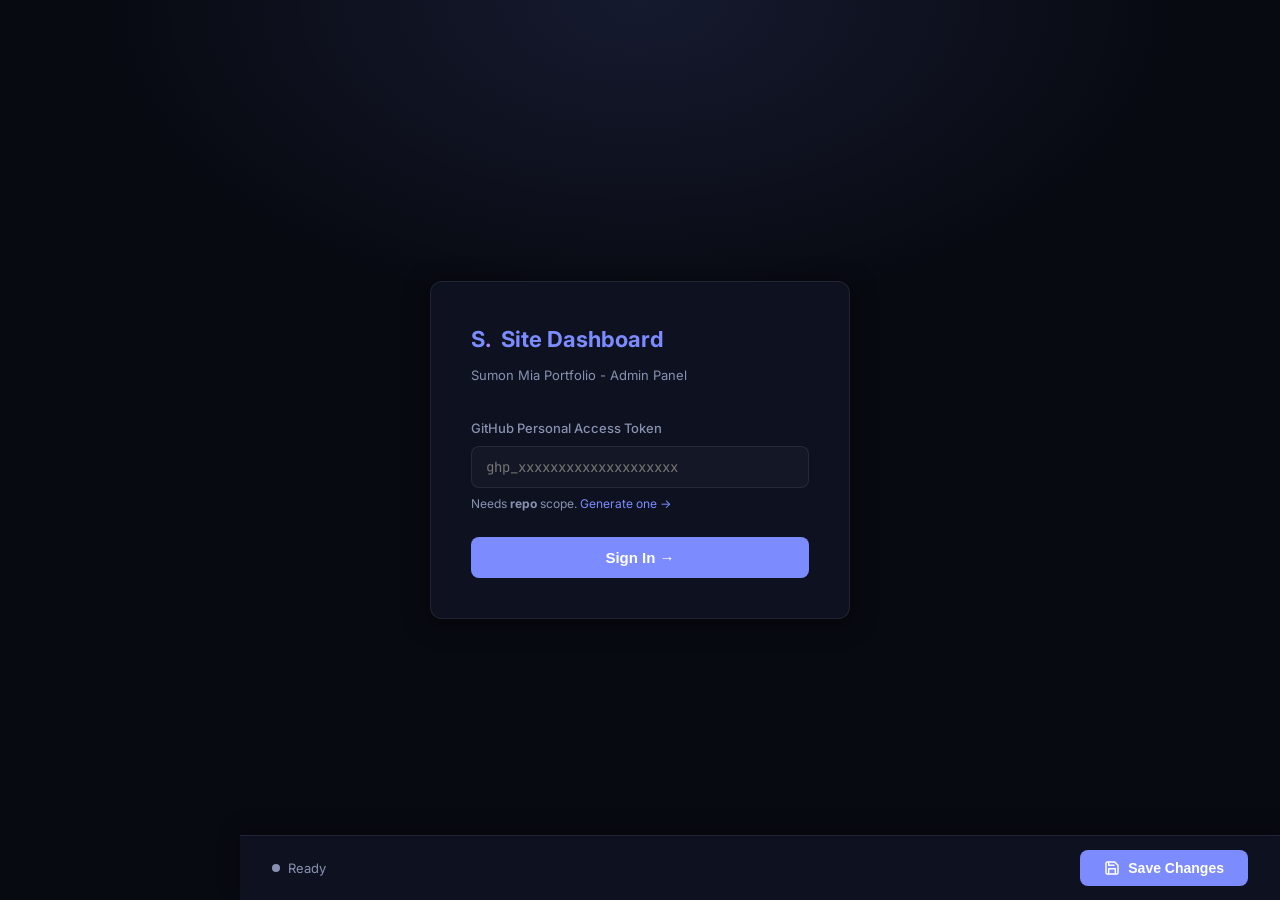
<file: admin.html>
<!DOCTYPE html>
<html lang="en">
<head>
  <meta charset="UTF-8" />
  <meta name="viewport" content="width=device-width, initial-scale=1.0" />
  <title>Site Dashboard - Sumon Mia Portfolio</title>
  <meta name="robots" content="noindex, nofollow" />

  <!-- Fonts -->
  <link rel="preconnect" href="https://fonts.googleapis.com" />
  <link rel="preconnect" href="https://fonts.gstatic.com" crossorigin />
  <link href="https://fonts.googleapis.com/css2?family=Inter:wght@400;500;600;700&family=JetBrains+Mono:wght@400;500&display=swap" rel="stylesheet" />

  <link rel="icon" href="data:image/svg+xml,%3Csvg xmlns='http://www.w3.org/2000/svg' viewBox='0 0 64 64'%3E%3Crect width='64' height='64' rx='14' fill='%23080a12'/%3E%3Ctext x='32' y='42' font-family='Arial,sans-serif' font-size='24' font-weight='700' fill='%237c8cff' text-anchor='middle'%3E⚙%3C/text%3E%3C/svg%3E" />

  <link rel="stylesheet" href="assets/css/admin.css" />
</head>

<body>

<!-- ================================================================
     LOGIN SCREEN
================================================================ -->
<div class="login-screen" id="loginScreen">
  <div class="login-card">
    <div class="login-logo">
      <span>S<span class="dot">.</span></span>
      <span>Site Dashboard</span>
    </div>
    <p class="login-subtitle">Sumon Mia Portfolio - Admin Panel</p>

    <label class="login-label" for="tokenInput">GitHub Personal Access Token</label>
    <input
      class="login-input"
      id="tokenInput"
      type="password"
      placeholder="ghp_xxxxxxxxxxxxxxxxxxxx"
      autocomplete="current-password"
      spellcheck="false"
    />
    <p class="login-hint">
      Needs <strong>repo</strong> scope.
      <a href="https://github.com/settings/tokens/new?scopes=repo&description=Portfolio+Dashboard" target="_blank" rel="noopener">Generate one →</a>
    </p>

    <button class="btn-login" id="loginBtn">Sign In →</button>
    <div class="login-error" id="loginError"></div>
  </div>
</div>


<!-- ================================================================
     DASHBOARD
================================================================ -->
<div class="dashboard" id="dashboard">

  <!-- Sidebar -->
  <aside class="sidebar">
    <div class="sidebar-logo">
      <span>S<span style="color:var(--accent2)">.</span></span>
      <span>Dashboard</span>
    </div>

    <nav class="sidebar-nav">
      <button class="nav-item" data-tab="overview">
        <svg viewBox="0 0 24 24" fill="none" stroke="currentColor" stroke-width="2" stroke-linecap="round" stroke-linejoin="round"><rect x="3" y="3" width="7" height="7"/><rect x="14" y="3" width="7" height="7"/><rect x="14" y="14" width="7" height="7"/><rect x="3" y="14" width="7" height="7"/></svg>
        Overview
      </button>
      <button class="nav-item" data-tab="siteinfo">
        <svg viewBox="0 0 24 24" fill="none" stroke="currentColor" stroke-width="2" stroke-linecap="round" stroke-linejoin="round"><circle cx="12" cy="12" r="10"/><line x1="12" y1="16" x2="12" y2="12"/><line x1="12" y1="8" x2="12.01" y2="8"/></svg>
        Site Info
      </button>
      <button class="nav-item" data-tab="hero">
        <svg viewBox="0 0 24 24" fill="none" stroke="currentColor" stroke-width="2" stroke-linecap="round" stroke-linejoin="round"><path d="M3 9l9-7 9 7v11a2 2 0 0 1-2 2H5a2 2 0 0 1-2-2z"/><polyline points="9 22 9 12 15 12 15 22"/></svg>
        Hero
      </button>
      <button class="nav-item" data-tab="about">
        <svg viewBox="0 0 24 24" fill="none" stroke="currentColor" stroke-width="2" stroke-linecap="round" stroke-linejoin="round"><circle cx="12" cy="8" r="4"/><path d="M4 20c0-4 3.6-7 8-7s8 3 8 7"/></svg>
        About
      </button>
      <button class="nav-item" data-tab="projects">
        <svg viewBox="0 0 24 24" fill="none" stroke="currentColor" stroke-width="2" stroke-linecap="round" stroke-linejoin="round"><rect x="2" y="7" width="20" height="14" rx="2"/><path d="M16 7V5a2 2 0 0 0-2-2h-4a2 2 0 0 0-2 2v2"/></svg>
        Projects
      </button>
      <button class="nav-item" data-tab="faq">
        <svg viewBox="0 0 24 24" fill="none" stroke="currentColor" stroke-width="2" stroke-linecap="round" stroke-linejoin="round"><circle cx="12" cy="12" r="10"/><path d="M9.09 9a3 3 0 0 1 5.83 1c0 2-3 3-3 3"/><circle cx="12" cy="17" r=".5" fill="currentColor"/></svg>
        FAQ
      </button>
      <button class="nav-item" data-tab="contact">
        <svg viewBox="0 0 24 24" fill="none" stroke="currentColor" stroke-width="2" stroke-linecap="round" stroke-linejoin="round"><rect x="3" y="5" width="18" height="14" rx="2"/><path d="m3 7 9 6 9-6"/></svg>
        Contact
      </button>
      <button class="nav-item" data-tab="theme">
        <svg viewBox="0 0 24 24" fill="none" stroke="currentColor" stroke-width="2" stroke-linecap="round" stroke-linejoin="round"><circle cx="12" cy="12" r="3"/><path d="M12 1v4M12 19v4M4.22 4.22l2.83 2.83M16.95 16.95l2.83 2.83M1 12h4M19 12h4M4.22 19.78l2.83-2.83M16.95 7.05l2.83-2.83"/></svg>
        Theme
      </button>
    </nav>

    <div class="sidebar-footer">
      <button class="logout-btn" id="logoutBtn">
        <svg width="14" height="14" viewBox="0 0 24 24" fill="none" stroke="currentColor" stroke-width="2" stroke-linecap="round" stroke-linejoin="round"><path d="M9 21H5a2 2 0 0 1-2-2V5a2 2 0 0 1 2-2h4"/><polyline points="16 17 21 12 16 7"/><line x1="21" y1="12" x2="9" y2="12"/></svg>
        Sign Out
      </button>
    </div>
  </aside>

  <!-- Main -->
  <main class="main-content">

    <!-- ==== OVERVIEW ==== -->
    <section class="tab-section" data-tab="overview">
      <div class="page-header">
        <h1 class="page-title">Overview</h1>
        <p class="page-desc">Summary of your portfolio content.</p>
      </div>

      <div class="stats-grid">
        <div class="stat-card">
          <div class="stat-value" id="ovProjects">-</div>
          <div class="stat-label">Projects</div>
        </div>
        <div class="stat-card">
          <div class="stat-value" id="ovFeatured">-</div>
          <div class="stat-label">Featured</div>
        </div>
        <div class="stat-card">
          <div class="stat-value" id="ovFaqs">-</div>
          <div class="stat-label">FAQ Items</div>
        </div>
        <div class="stat-card">
          <div class="stat-value" id="ovTheme" style="font-size:18px">-</div>
          <div class="stat-label">Accent Colour</div>
        </div>
      </div>

      <div class="panel">
        <div class="panel-title">
          <svg viewBox="0 0 24 24" fill="none" stroke="currentColor" stroke-width="2" stroke-linecap="round" stroke-linejoin="round"><circle cx="12" cy="12" r="10"/><line x1="12" y1="8" x2="12" y2="12"/><line x1="12" y1="16" x2="12.01" y2="16"/></svg>
          How this dashboard works
        </div>
        <p style="color:var(--muted);font-size:14px;line-height:1.8;">
          Edit any section using the navigation on the left, then click <strong style="color:var(--text)">Save Changes</strong> at the bottom.
          The dashboard commits <code style="color:var(--accent);font-family:monospace">content.json</code> directly to GitHub via the API - GitHub Pages automatically rebuilds your site within a minute or two.
          <br><br>
          <strong style="color:var(--text)">Tip:</strong> Your GitHub Personal Access Token is stored only in this browser tab's session memory and is never sent anywhere except GitHub's own API.
        </p>
      </div>

      <div class="panel">
        <div class="panel-title">
          <svg viewBox="0 0 24 24" fill="none" stroke="currentColor" stroke-width="2" stroke-linecap="round" stroke-linejoin="round"><path d="M10 13a5 5 0 0 0 7.54.54l3-3a5 5 0 0 0-7.07-7.07l-1.72 1.71"/><path d="M14 11a5 5 0 0 0-7.54-.54l-3 3a5 5 0 0 0 7.07 7.07l1.71-1.71"/></svg>
          Quick links
        </div>
        <div style="display:flex;flex-direction:column;gap:8px;">
          <a href="https://shahinahmedsumon.github.io/Sumon-Mia-Portfolio-/" target="_blank" rel="noopener" style="color:var(--accent);font-size:14px;text-decoration:none;">🌐 Live site →</a>
          <a href="https://shahinahmedsumon.github.io/Sumon-Mia-Portfolio-/content.json" target="_blank" rel="noopener" style="color:var(--accent);font-size:14px;text-decoration:none;">📄 content.json →</a>
          <a href="https://github.com/ShahinAhmedSumon/Sumon-Mia-Portfolio-/actions" target="_blank" rel="noopener" style="color:var(--accent);font-size:14px;text-decoration:none;">⚙ GitHub Actions →</a>
        </div>
      </div>
    </section>


    <!-- ==== SITE INFO ==== -->
    <section class="tab-section" data-tab="siteinfo">
      <div class="page-header">
        <h1 class="page-title">Site Info</h1>
        <p class="page-desc">Your site's title and tagline.</p>
      </div>

      <div class="panel">
        <div class="panel-title">
          <svg viewBox="0 0 24 24" fill="none" stroke="currentColor" stroke-width="2" stroke-linecap="round" stroke-linejoin="round"><circle cx="12" cy="12" r="10"/><line x1="12" y1="16" x2="12" y2="12"/><line x1="12" y1="8" x2="12.01" y2="8"/></svg>
          Site identity
        </div>

        <div class="field">
          <label>Site title</label>
          <input type="text" id="siteTitle" placeholder="Sumon Mia - Web Developer" />
        </div>
        <div class="field">
          <label>Site tagline</label>
          <input type="text" id="siteTagline" placeholder="Web Developer / WordPress Developer" />
        </div>
        <p style="color:var(--muted);font-size:13px;margin:-6px 0 0;">
          The site title is used for the browser tab and search-engine results.
          The tagline is shown under your name on the About card.
        </p>
      </div>

      <div class="panel">
        <div class="panel-title">
          <svg viewBox="0 0 24 24" fill="none" stroke="currentColor" stroke-width="2" stroke-linecap="round" stroke-linejoin="round"><circle cx="12" cy="12" r="10"/><line x1="2" y1="12" x2="22" y2="12"/><path d="M12 2a15.3 15.3 0 0 1 4 10 15.3 15.3 0 0 1-4 10 15.3 15.3 0 0 1-4-10 15.3 15.3 0 0 1 4-10z"/></svg>
          Social links
        </div>

        <div class="social-preview" id="socialPreview">
          <div class="social-icon" data-social="facebook" role="img" aria-label="Facebook preview">
            <svg width="19" height="19" viewBox="0 0 24 24" fill="currentColor"><path d="M18 2h-3a5 5 0 0 0-5 5v3H7v4h3v8h4v-8h3l1-4h-4V7a1 1 0 0 1 1-1h3z"/></svg>
          </div>
          <div class="social-icon" data-social="linkedin" role="img" aria-label="LinkedIn preview">
            <svg width="19" height="19" viewBox="0 0 24 24" fill="currentColor"><path d="M4.98 3.5a2.5 2.5 0 1 1 0 5 2.5 2.5 0 0 1 0-5M2.4 21.5h5.16V9.75H2.4zM9.9 9.75h4.95v1.6h.07c.69-1.24 2.38-2.55 4.9-2.55 5.24 0 6.21 3.32 6.21 7.63V21.5h-5.16v-4.94c0-1.18-.02-2.7-1.7-2.7-1.7 0-1.96 1.28-1.96 2.61v5.03H9.9z"/></svg>
          </div>
          <div class="social-icon" data-social="whatsapp" role="img" aria-label="WhatsApp preview">
            <svg width="19" height="19" viewBox="0 0 24 24" fill="currentColor"><path d="M17.472 14.382c-.297-.149-1.758-.867-2.03-.967-.273-.099-.471-.148-.67.15-.197.297-.767.966-.94 1.164-.173.199-.347.223-.644.075-.297-.15-1.255-.463-2.39-1.475-.883-.788-1.48-1.761-1.653-2.059-.173-.297-.018-.458.13-.606.134-.133.298-.347.446-.52.149-.174.198-.298.298-.497.099-.198.05-.371-.025-.52-.075-.149-.669-1.612-.916-2.207-.242-.579-.487-.5-.669-.51-.173-.008-.371-.01-.57-.01-.198 0-.52.074-.792.372-.272.297-1.04 1.016-1.04 2.479 0 1.462 1.065 2.875 1.213 3.074.149.198 2.096 3.2 5.077 4.487.709.306 1.262.489 1.694.625.712.227 1.36.195 1.871.118.571-.085 1.758-.719 2.006-1.413.248-.694.248-1.289.173-1.413-.074-.124-.272-.198-.57-.347m-5.421 7.403h-.004a9.87 9.87 0 0 1-5.031-1.378l-.361-.214-3.741.982.998-3.648-.235-.374a9.86 9.86 0 0 1-1.51-5.26c.001-5.45 4.436-9.884 9.888-9.884 2.64 0 5.122 1.03 6.988 2.898a9.825 9.825 0 0 1 2.893 6.994c-.003 5.45-4.437 9.884-9.885 9.884m8.413-18.297A11.815 11.815 0 0 0 12.05 0C5.495 0 .16 5.335.157 11.892c0 2.096.547 4.142 1.588 5.945L.057 24l6.305-1.654a11.882 11.882 0 0 0 5.683 1.448h.005c6.554 0 11.89-5.335 11.893-11.893a11.821 11.821 0 0 0-3.48-8.413Z"/></svg>
          </div>
          <span class="social-preview-note" id="socialPreviewNote">Empty - social icons stay hidden on your site</span>
        </div>

        <div class="field-row">
          <div class="field">
            <label>Facebook URL</label>
            <input type="url" id="socialFacebook" placeholder="https://www.facebook.com/your.page" />
          </div>
          <div class="field">
            <label>LinkedIn URL</label>
            <input type="url" id="socialLinkedin" placeholder="https://www.linkedin.com/in/your-id" />
          </div>
        </div>
        <div class="field">
          <label>WhatsApp number</label>
          <input type="text" id="socialWhatsapp" placeholder="01867-473337" inputmode="numeric" />
        </div>
        <p style="color:var(--muted);font-size:13px;margin:-6px 0 0;">
          WhatsApp accepts a number like 01867-473337, a wa.me link, or a full URL.
          It is saved in +880 format. Icons appear in the footer and mobile menu.
        </p>
      </div>
    </section>


    <!-- ==== HERO ==== -->
    <section class="tab-section" data-tab="hero">
      <div class="page-header">
        <h1 class="page-title">Hero Section</h1>
        <p class="page-desc">The top "above the fold" content of your homepage.</p>
      </div>

      <div class="panel">
        <div class="panel-title">
          <svg viewBox="0 0 24 24" fill="none" stroke="currentColor" stroke-width="2" stroke-linecap="round" stroke-linejoin="round"><path d="M11 4H4a2 2 0 0 0-2 2v14a2 2 0 0 0 2 2h14a2 2 0 0 0 2-2v-7"/><path d="M18.5 2.5a2.121 2.121 0 0 1 3 3L12 15l-4 1 1-4 9.5-9.5z"/></svg>
          Hero text
        </div>

        <div class="field">
          <label>Availability badge</label>
          <input type="text" id="heroAvailable" />
        </div>
        <div class="field-row">
          <div class="field">
            <label>Headline line 1</label>
            <input type="text" id="heroHeadline1" />
          </div>
          <div class="field">
            <label>Headline line 2 (gradient)</label>
            <input type="text" id="heroHeadline2" />
          </div>
        </div>
        <div class="field">
          <label>Intro paragraph (HTML allowed)</label>
          <textarea id="heroIntro" rows="4"></textarea>
        </div>
        <div class="field-row">
          <div class="field">
            <label>CTA button 1</label>
            <input type="text" id="heroCta1" />
          </div>
          <div class="field">
            <label>CTA button 2</label>
            <input type="text" id="heroCta2" />
          </div>
        </div>
        <div class="field">
          <label>Typing roles (one per line)</label>
          <textarea id="heroRoles" rows="5" style="font-family:monospace"></textarea>
        </div>
      </div>
    </section>


    <!-- ==== ABOUT ==== -->
    <section class="tab-section" data-tab="about">
      <div class="page-header">
        <h1 class="page-title">About Section</h1>
        <p class="page-desc">Your bio and stats.</p>
      </div>

      <div class="panel">
        <div class="panel-title">
          <svg viewBox="0 0 24 24" fill="none" stroke="currentColor" stroke-width="2" stroke-linecap="round" stroke-linejoin="round"><path d="M11 4H4a2 2 0 0 0-2 2v14a2 2 0 0 0 2 2h14a2 2 0 0 0 2-2v-7"/><path d="M18.5 2.5a2.121 2.121 0 0 1 3 3L12 15l-4 1 1-4 9.5-9.5z"/></svg>
          Bio
        </div>
        <div class="field-row">
          <div class="field">
            <label>Section tagline</label>
            <input type="text" id="aboutTagline" />
          </div>
          <div class="field">
            <label>Section headline</label>
            <input type="text" id="aboutHeadline" />
          </div>
        </div>
        <div class="field">
          <label>Bio paragraph 1</label>
          <textarea id="aboutBio1" rows="3"></textarea>
        </div>
        <div class="field">
          <label>Bio paragraph 2</label>
          <textarea id="aboutBio2" rows="3"></textarea>
        </div>
        <div class="field-row">
          <div class="field">
            <label>Location</label>
            <input type="text" id="aboutLocation" />
          </div>
          <div class="field">
            <label>Email</label>
            <input type="email" id="aboutEmail" />
          </div>
        </div>
      </div>

      <div class="panel">
        <div class="panel-title">
          <svg viewBox="0 0 24 24" fill="none" stroke="currentColor" stroke-width="2" stroke-linecap="round" stroke-linejoin="round"><path d="M18 20V10"/><path d="M12 20V4"/><path d="M6 20v-6"/></svg>
          Stats counters
        </div>
        <div class="field-row">
          <div class="field">
            <label>Years experience</label>
            <input type="text" id="statYears" />
          </div>
          <div class="field">
            <label>Projects delivered</label>
            <input type="text" id="statProjects" />
          </div>
          <div class="field">
            <label>Happy clients</label>
            <input type="text" id="statClients" />
          </div>
          <div class="field">
            <label>% Satisfaction</label>
            <input type="text" id="statSat" />
          </div>
        </div>
      </div>
    </section>


    <!-- ==== PROJECTS ==== -->
    <section class="tab-section" data-tab="projects">
      <div class="page-header">
        <h1 class="page-title">Projects</h1>
        <p class="page-desc">Add, edit or remove portfolio projects. Click a project to edit it.</p>
      </div>

      <div class="panel">
        <div class="panel-title" style="justify-content:space-between;">
          <span>
            <svg viewBox="0 0 24 24" fill="none" stroke="currentColor" stroke-width="2" stroke-linecap="round" stroke-linejoin="round"><rect x="2" y="7" width="20" height="14" rx="2"/><path d="M16 7V5a2 2 0 0 0-2-2h-4a2 2 0 0 0-2 2v2"/></svg>
            All projects
          </span>
          <button class="btn-icon" id="addProjectBtn" style="border-color:var(--accent);color:var(--accent);">+ Add Project</button>
        </div>
        <div class="project-list" id="projectList"></div>
      </div>

      <div class="panel">
        <div class="panel-title">
          <span>
            <svg viewBox="0 0 24 24" fill="none" stroke="currentColor" stroke-width="2" stroke-linecap="round" stroke-linejoin="round"><path d="M20.59 13.41 11 3H3v8l9.59 9.59a2 2 0 0 0 2.82 0l5.18-5.18a2 2 0 0 0 0-2.82z"/><line x1="7" y1="7" x2="7.01" y2="7"/></svg>
            Project categories
          </span>
        </div>
        <p class="page-desc" style="margin:0 0 14px;">Add custom categories or remove unused ones. A project can carry 1&ndash;3 categories.</p>
        <div class="category-list" id="categoryList"></div>
        <div class="category-add">
          <input type="text" id="newCategoryName" placeholder="e.g. Photography" maxlength="24" />
          <button class="btn-secondary" id="addCategoryBtn">+ Add Category</button>
        </div>
      </div>
    </section>


    <!-- ==== FAQ ==== -->
    <section class="tab-section" data-tab="faq">
      <div class="page-header">
        <h1 class="page-title">FAQ</h1>
        <p class="page-desc">Frequently asked questions shown on your site.</p>
      </div>

      <div class="panel">
        <div class="panel-title" style="justify-content:space-between;">
          <span>
            <svg viewBox="0 0 24 24" fill="none" stroke="currentColor" stroke-width="2" stroke-linecap="round" stroke-linejoin="round"><circle cx="12" cy="12" r="10"/><path d="M9.09 9a3 3 0 0 1 5.83 1c0 2-3 3-3 3"/><circle cx="12" cy="17" r=".5" fill="currentColor"/></svg>
            FAQ items
          </span>
          <button class="btn-icon" id="addFaqBtn" style="border-color:var(--accent);color:var(--accent);">+ Add FAQ</button>
        </div>
        <div class="faq-list" id="faqList"></div>
      </div>
    </section>


    <!-- ==== CONTACT ==== -->
    <section class="tab-section" data-tab="contact">
      <div class="page-header">
        <h1 class="page-title">Contact Info</h1>
        <p class="page-desc">Contact details shown in the contact section.</p>
      </div>

      <div class="panel">
        <div class="panel-title">
          <svg viewBox="0 0 24 24" fill="none" stroke="currentColor" stroke-width="2" stroke-linecap="round" stroke-linejoin="round"><rect x="3" y="5" width="18" height="14" rx="2"/><path d="m3 7 9 6 9-6"/></svg>
          Contact details
        </div>
        <div class="field">
          <label>Email address</label>
          <input type="email" id="contactEmail" />
        </div>
        <div class="field">
          <label>Location text</label>
          <input type="text" id="contactLocation" />
        </div>
        <div class="field">
          <label>Response time text</label>
          <input type="text" id="contactResponse" />
        </div>
        <div class="field">
          <label>Availability note</label>
          <input type="text" id="contactAvail" />
        </div>
      </div>
    </section>


    <!-- ==== THEME ==== -->
    <section class="tab-section" data-tab="theme">
      <div class="page-header">
        <h1 class="page-title">Theme &amp; Logo</h1>
        <p class="page-desc">Customise colours and branding.</p>
      </div>

      <div class="panel">
        <div class="panel-title">
          <svg viewBox="0 0 24 24" fill="none" stroke="currentColor" stroke-width="2" stroke-linecap="round" stroke-linejoin="round"><circle cx="12" cy="12" r="3"/><path d="M12 1v4M12 19v4M4.22 4.22l2.83 2.83M16.95 16.95l2.83 2.83M1 12h4M19 12h4M4.22 19.78l2.83-2.83M16.95 7.05l2.83-2.83"/></svg>
          Colours
        </div>

        <div class="theme-preview" id="themePreview">Sumon Mia</div>

        <div class="field-row">
          <div class="field">
            <label>Accent colour</label>
            <input type="color" id="themeAccent" value="#7c8cff" />
          </div>
          <div class="field">
            <label>Background colour</label>
            <input type="color" id="themeBg" value="#080a12" />
          </div>
        </div>
      </div>

      <div class="panel">
        <div class="panel-title">
          <svg viewBox="0 0 24 24" fill="none" stroke="currentColor" stroke-width="2" stroke-linecap="round" stroke-linejoin="round"><rect x="3" y="3" width="18" height="18" rx="2" cy="3"/><circle cx="8.5" cy="8.5" r="1.5"/><polyline points="21 15 16 10 5 21"/></svg>
          Images
        </div>
        <p style="color:var(--muted);font-size:13px;margin:-6px 0 16px;">
          Upload a profile photo, site logo and favicon. Images are stored inside
          <code style="color:var(--accent);font-family:monospace">content.json</code> and saved to GitHub when you click Save Changes.
        </p>

        <div class="upload-grid">
          <!-- Profile photo -->
          <div class="upload-panel" id="uploadProfile">
            <div class="upload-preview" id="profilePreview" title="Profile photo preview"></div>
            <div class="upload-info">
              <div class="upload-title">Profile Photo</div>
              <div class="upload-desc">Shown on your About card. Square image works best.</div>
              <div class="upload-actions">
                <button class="btn-icon upload-btn" id="profileUploadBtn" type="button">Upload Photo</button>
                <button class="btn-icon upload-remove" id="profileRemoveBtn" type="button" style="display:none;">Remove</button>
              </div>
            </div>
            <input type="file" id="profileFile" accept="image/*" hidden />
          </div>

          <!-- Site logo -->
          <div class="upload-panel" id="uploadLogo">
            <div class="upload-preview" id="logoImgPreview" title="Site logo preview"></div>
            <div class="upload-info">
              <div class="upload-title">Site Logo</div>
              <div class="upload-desc">Shown in your navbar and footer. Remove it to go back to the default SM logo. A square PNG or SVG works best.</div>
              <div class="upload-actions">
                <button class="btn-icon upload-btn" id="logoUploadBtn" type="button">Upload Logo</button>
                <button class="btn-icon upload-remove" id="logoRemoveBtn" type="button" style="display:none;">Remove</button>
              </div>
            </div>
            <input type="file" id="logoFile" accept="image/*" hidden />
          </div>

          <!-- Favicon -->
          <div class="upload-panel" id="uploadFavicon">
            <div class="upload-preview" id="faviconPreview" title="Favicon preview"></div>
            <div class="upload-info">
              <div class="upload-title">Favicon</div>
              <div class="upload-desc">The little browser-tab icon. 64×64 or 128×128 square is ideal.</div>
              <div class="upload-actions">
                <button class="btn-icon upload-btn" id="faviconUploadBtn" type="button">Upload Favicon</button>
                <button class="btn-icon upload-remove" id="faviconRemoveBtn" type="button" style="display:none;">Remove</button>
              </div>
            </div>
            <input type="file" id="faviconFile" accept="image/*" hidden />
          </div>
        </div>
      </div>
    </section>

  </main><!-- /main-content -->

</div><!-- /dashboard -->


<!-- ================================================================
     SAVE BAR
================================================================ -->
<div class="save-bar" id="saveBar">
  <div class="save-status" id="saveStatus">
    <span class="dot-status"></span>
    <span id="saveStatusText">Ready</span>
  </div>
  <button class="btn-save" id="saveBtn">
    <svg width="16" height="16" viewBox="0 0 24 24" fill="none" stroke="currentColor" stroke-width="2.2" stroke-linecap="round" stroke-linejoin="round"><path d="M19 21H5a2 2 0 0 1-2-2V5a2 2 0 0 1 2-2h11l5 5v11a2 2 0 0 1-2 2z"/><polyline points="17 21 17 13 7 13 7 21"/><polyline points="7 3 7 8 15 8"/></svg>
    Save Changes
  </button>
</div>


<!-- ================================================================
     PROJECT MODAL
================================================================ -->
<div class="modal-overlay" id="projectModal">
  <div class="modal">
    <h2 class="modal-title" id="projectModalTitle">Edit Project</h2>

    <div class="field">
      <label>Project name</label>
      <input type="text" id="pName" placeholder="Serve Flow Automation" />
    </div>
    <div class="field-row">
      <div class="field">
        <label>Domain</label>
        <input type="text" id="pDomain" placeholder="example.com" />
      </div>
      <div class="field">
        <label>URL</label>
        <input type="url" id="pUrl" placeholder="https://example.com/" />
      </div>
    </div>
    <div class="field">
      <label>Categories <span class="cat-limit-hint">(choose 1&ndash;3)</span></label>
      <div class="cat-checkboxes" id="pCategories"></div>
    </div>
    <div class="field-row">
      <div class="field">
        <label>Featured</label>
        <label style="margin-bottom:0;display:flex;align-items:center;gap:8px;cursor:pointer;font-weight:500;text-transform:none;letter-spacing:0;">
          <input type="checkbox" id="pFeatured" style="width:auto;" />
          Show as a featured project
        </label>
      </div>
    </div>
    <div class="field">
      <label>Description</label>
      <textarea id="pDesc" rows="3" placeholder="Short description shown on the card…"></textarea>
    </div>

    <div class="modal-actions">
      <button class="btn-danger" id="projectModalDelete" style="display:none;margin-right:auto;">Delete</button>
      <button class="btn-secondary" id="projectModalCancel">Cancel</button>
      <button class="btn-primary" id="projectModalSave">Save Project</button>
    </div>
  </div>
</div>


<!-- ================================================================
     FAQ MODAL
================================================================ -->
<div class="modal-overlay" id="faqModal">
  <div class="modal">
    <h2 class="modal-title" id="faqModalTitle">Edit FAQ</h2>

    <div class="field">
      <label>Question</label>
      <input type="text" id="faqQ" placeholder="What types of websites do you build?" />
    </div>
    <div class="field">
      <label>Answer</label>
      <textarea id="faqA" rows="5" placeholder="Your answer here…"></textarea>
    </div>

    <div class="modal-actions">
      <button class="btn-danger" id="faqModalDelete" style="display:none;margin-right:auto;">Delete</button>
      <button class="btn-secondary" id="faqModalCancel">Cancel</button>
      <button class="btn-primary" id="faqModalSave">Save FAQ</button>
    </div>
  </div>
</div>


<!-- ================================================================
     TOAST CONTAINER
================================================================ -->
<div class="toast-container" id="toastContainer"></div>


<script src="assets/js/admin.js"></script>
</body>
</html>
</file>
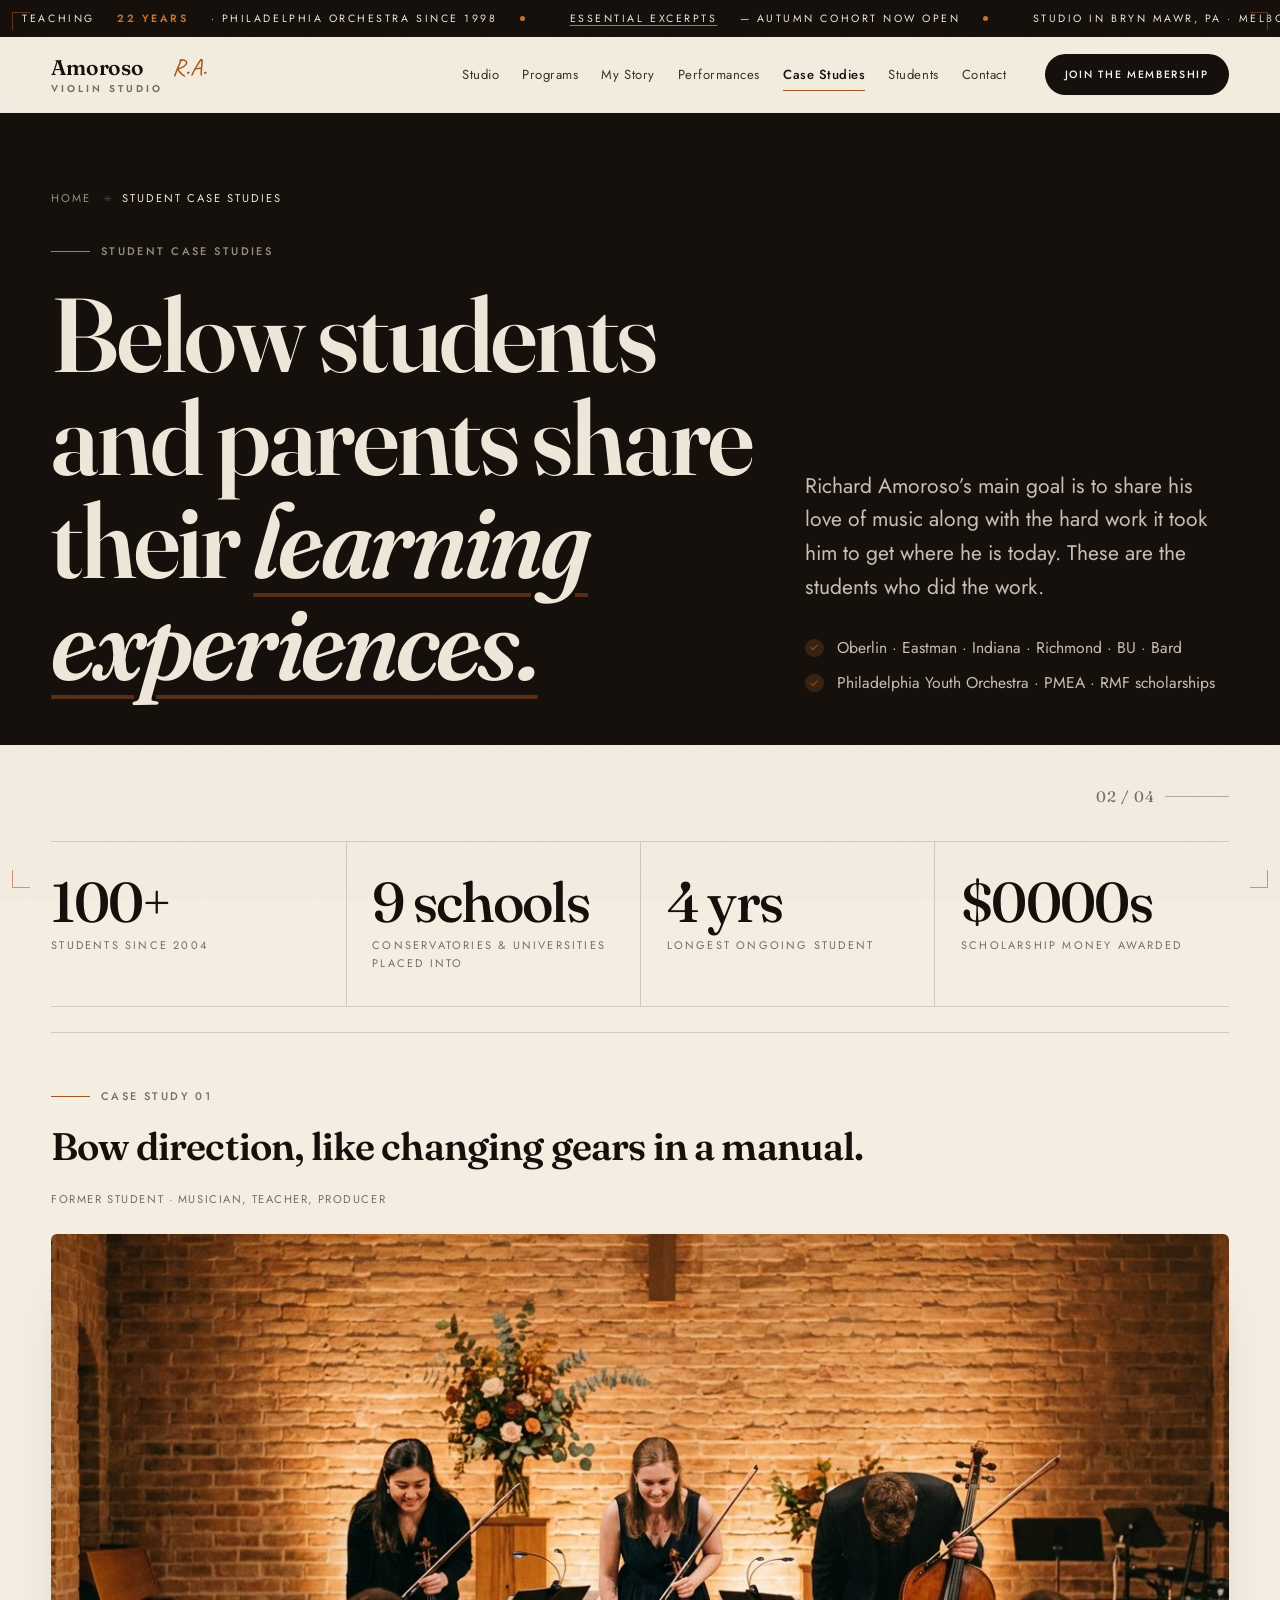
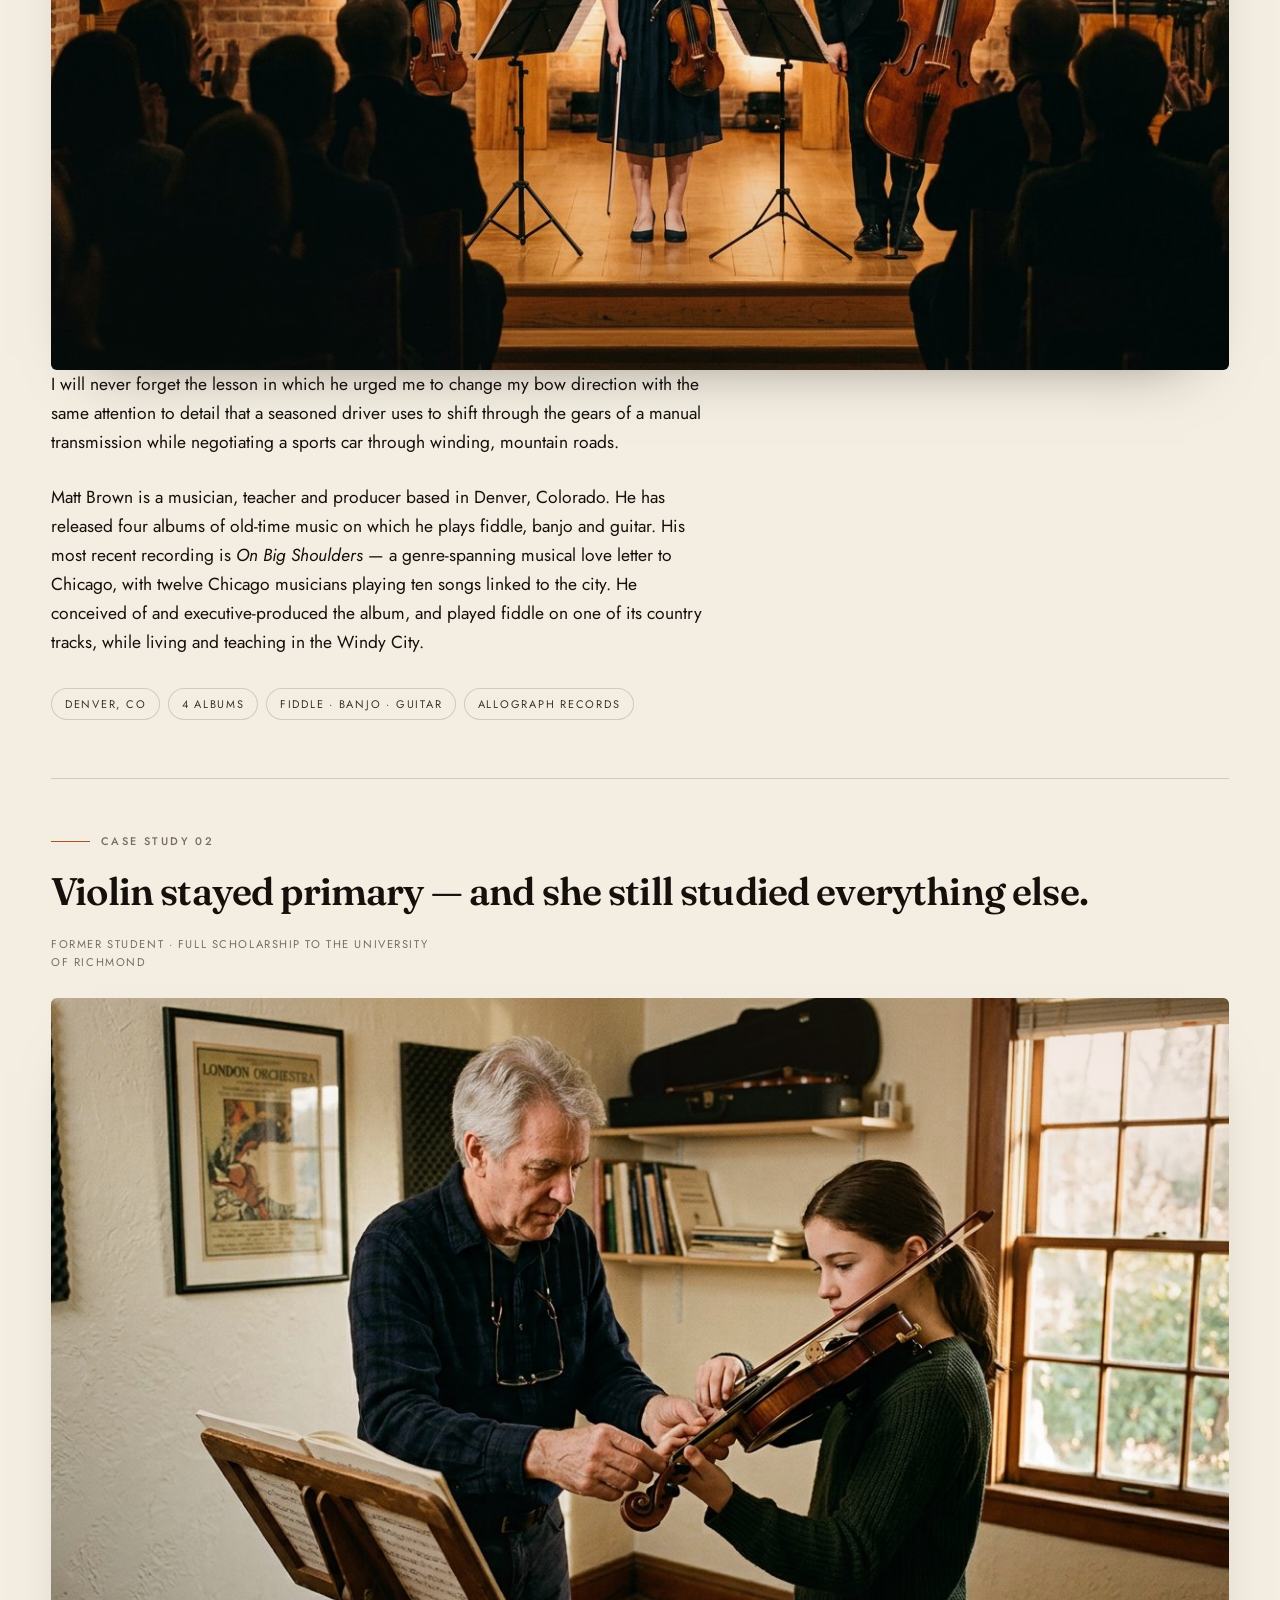
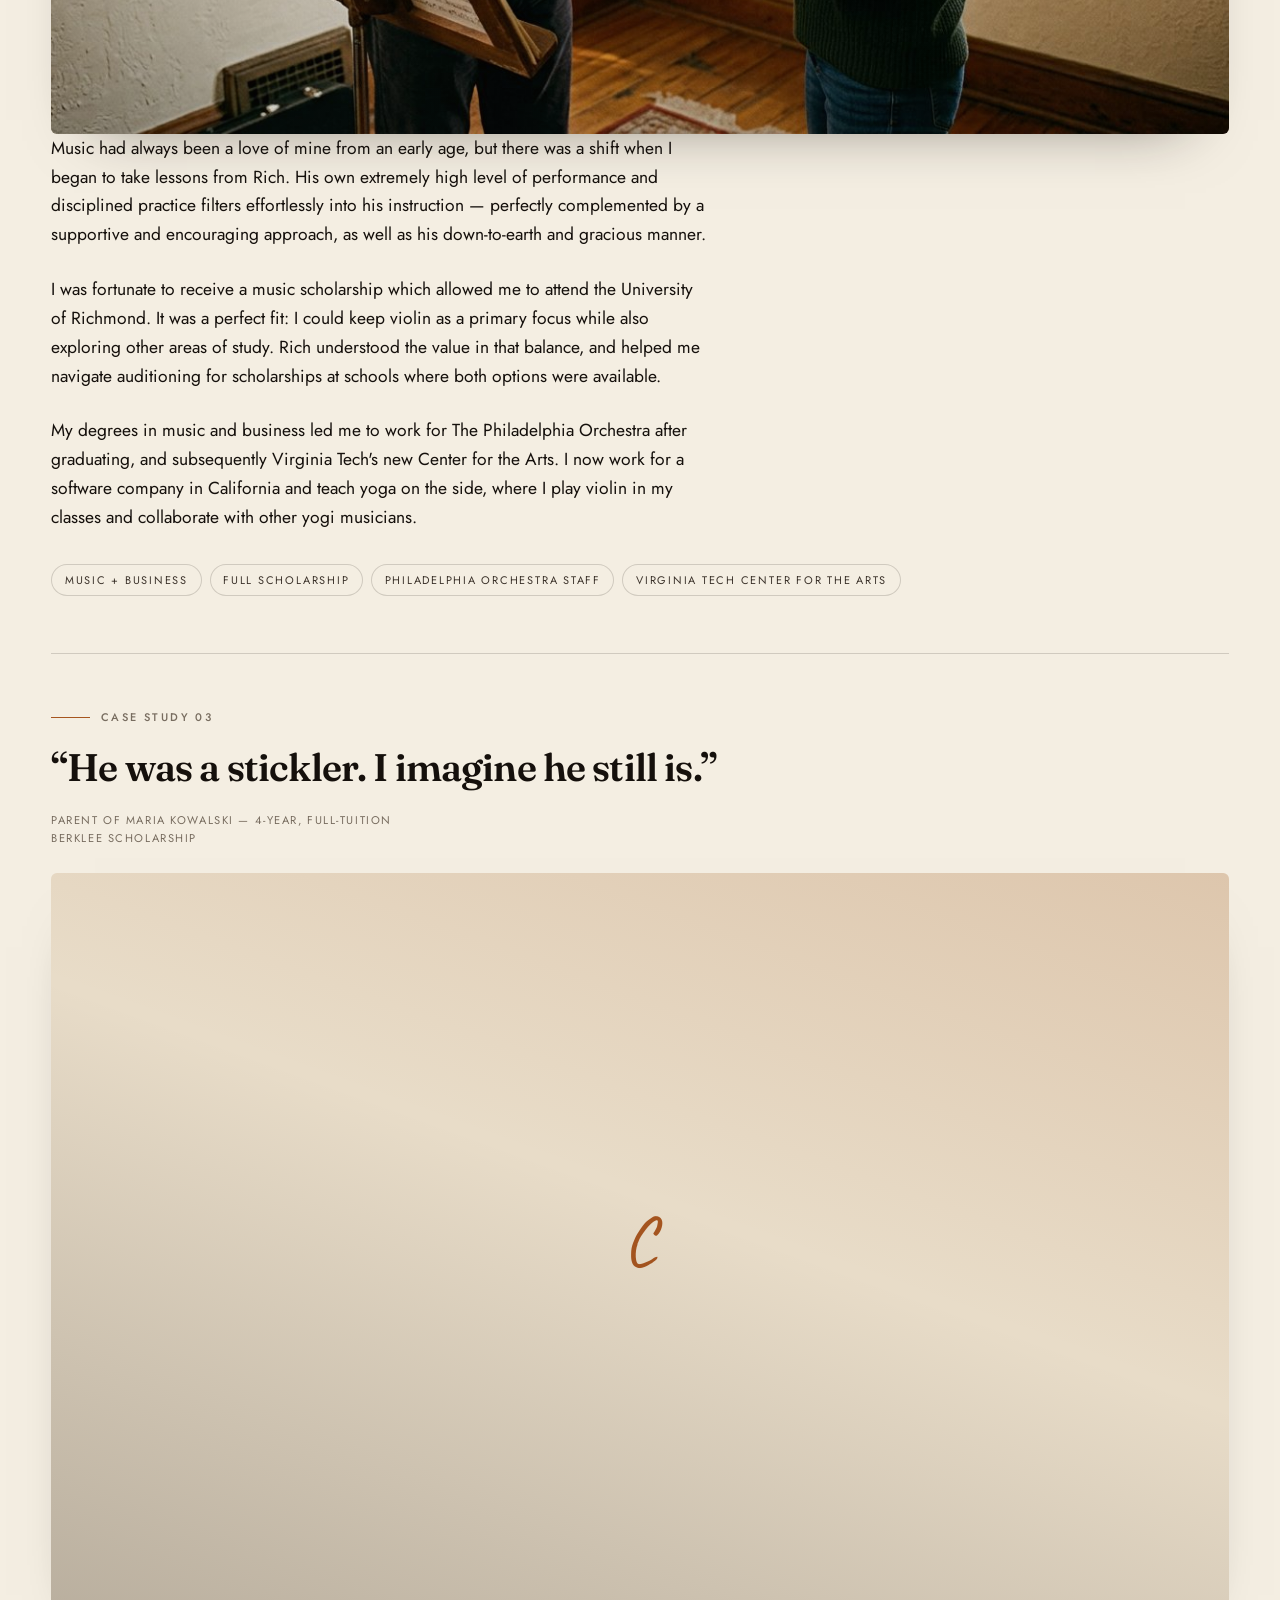
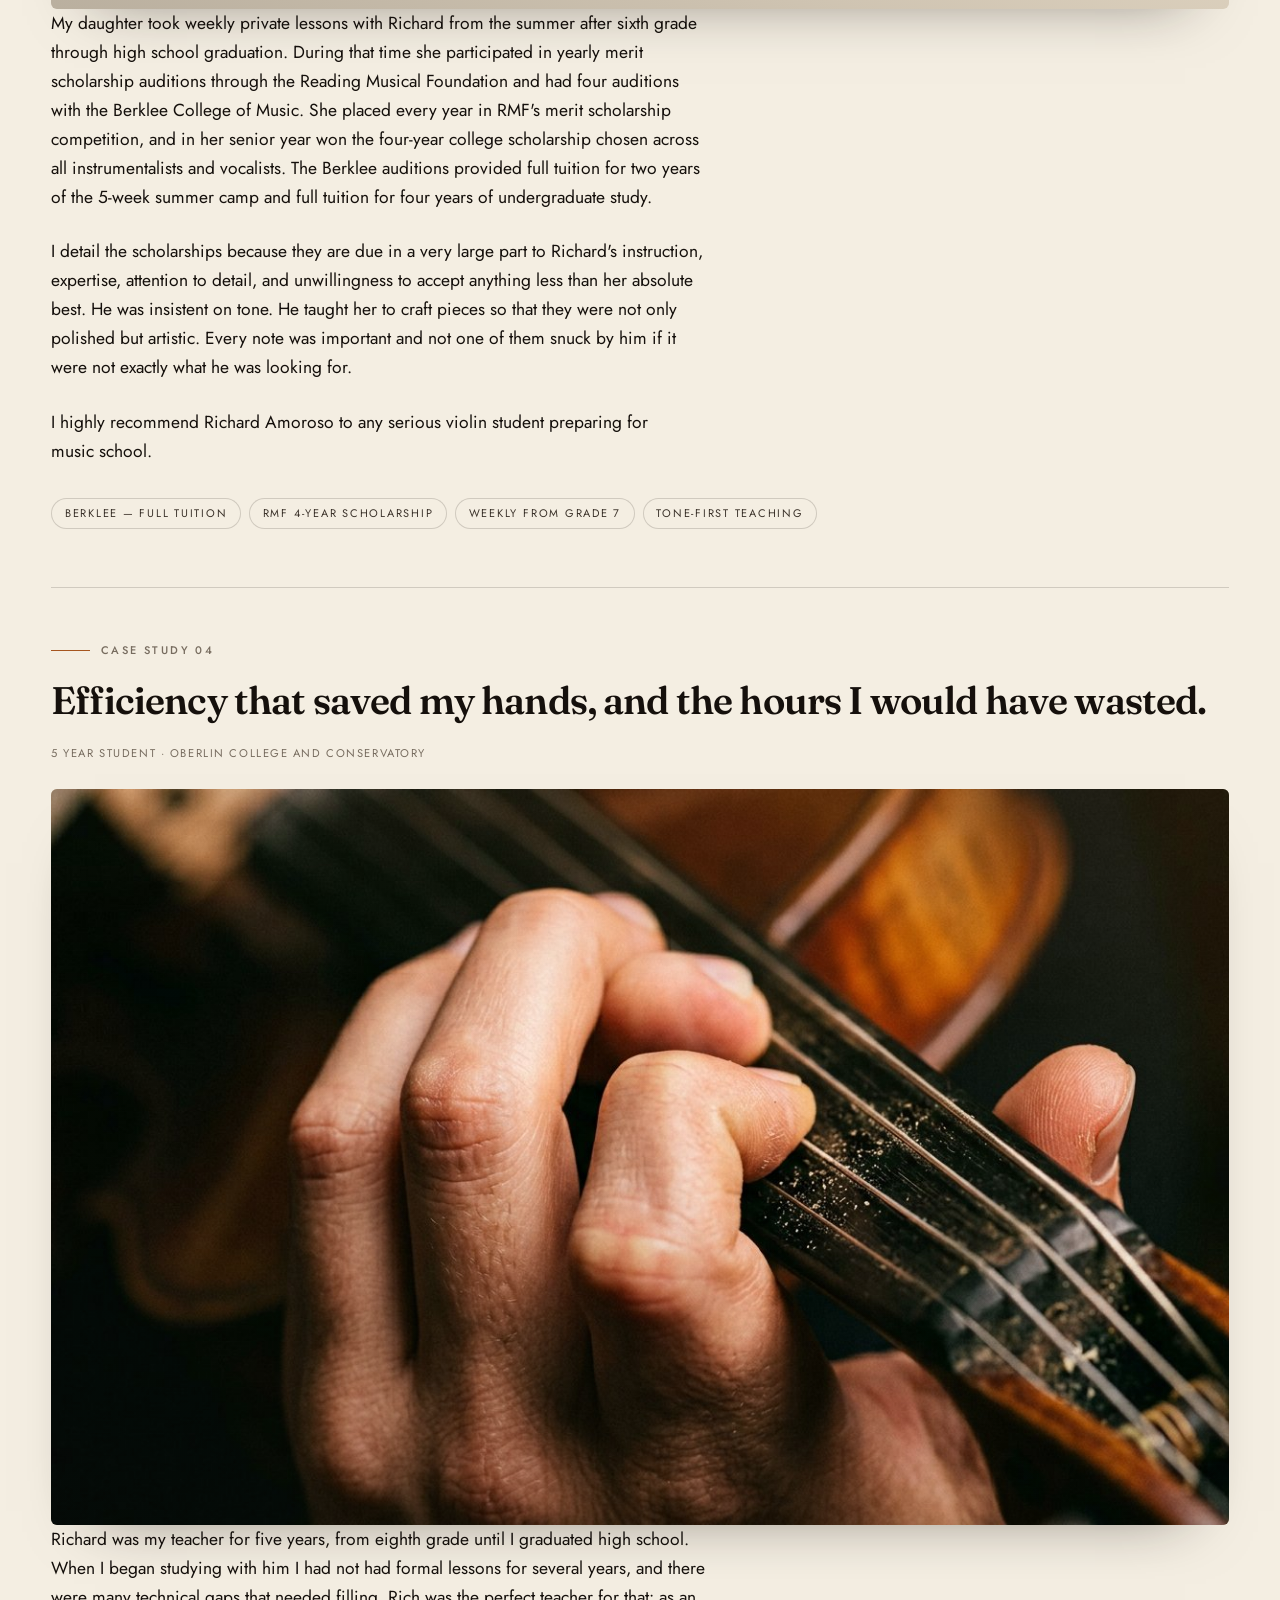
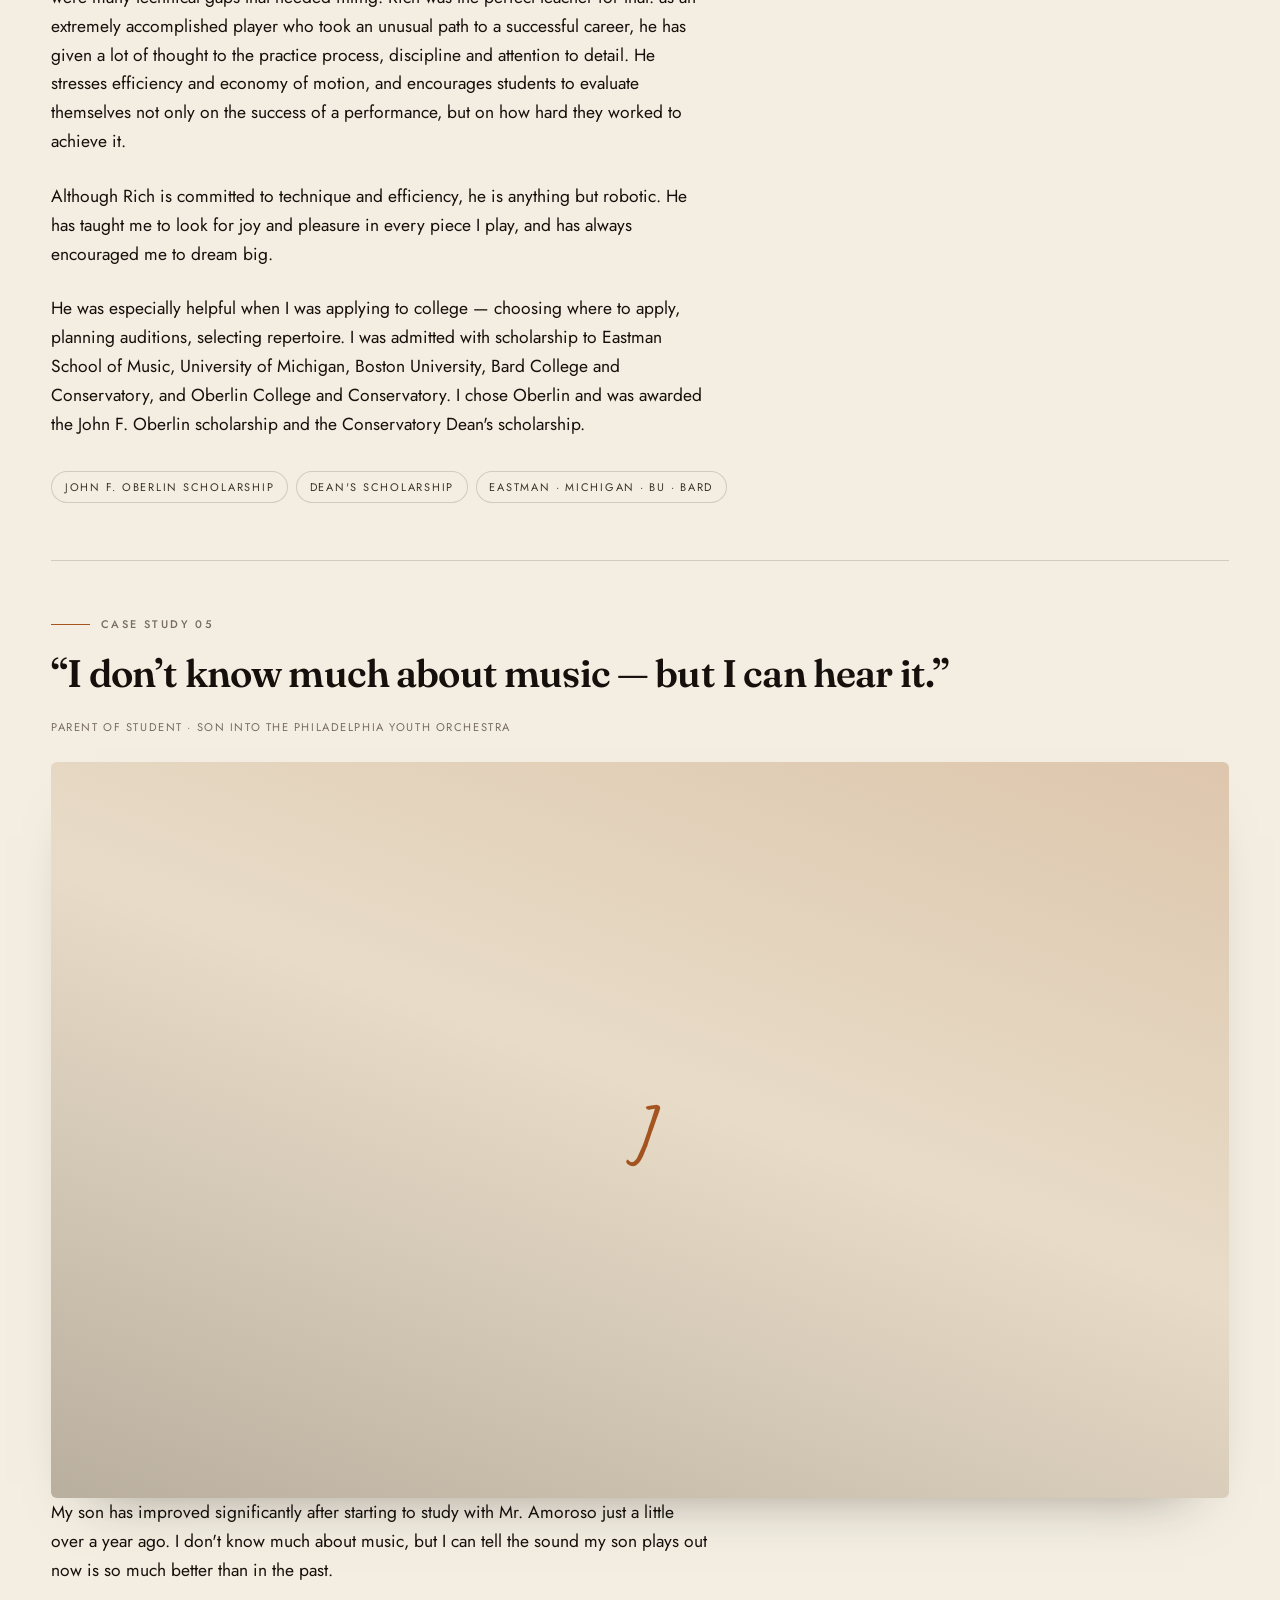
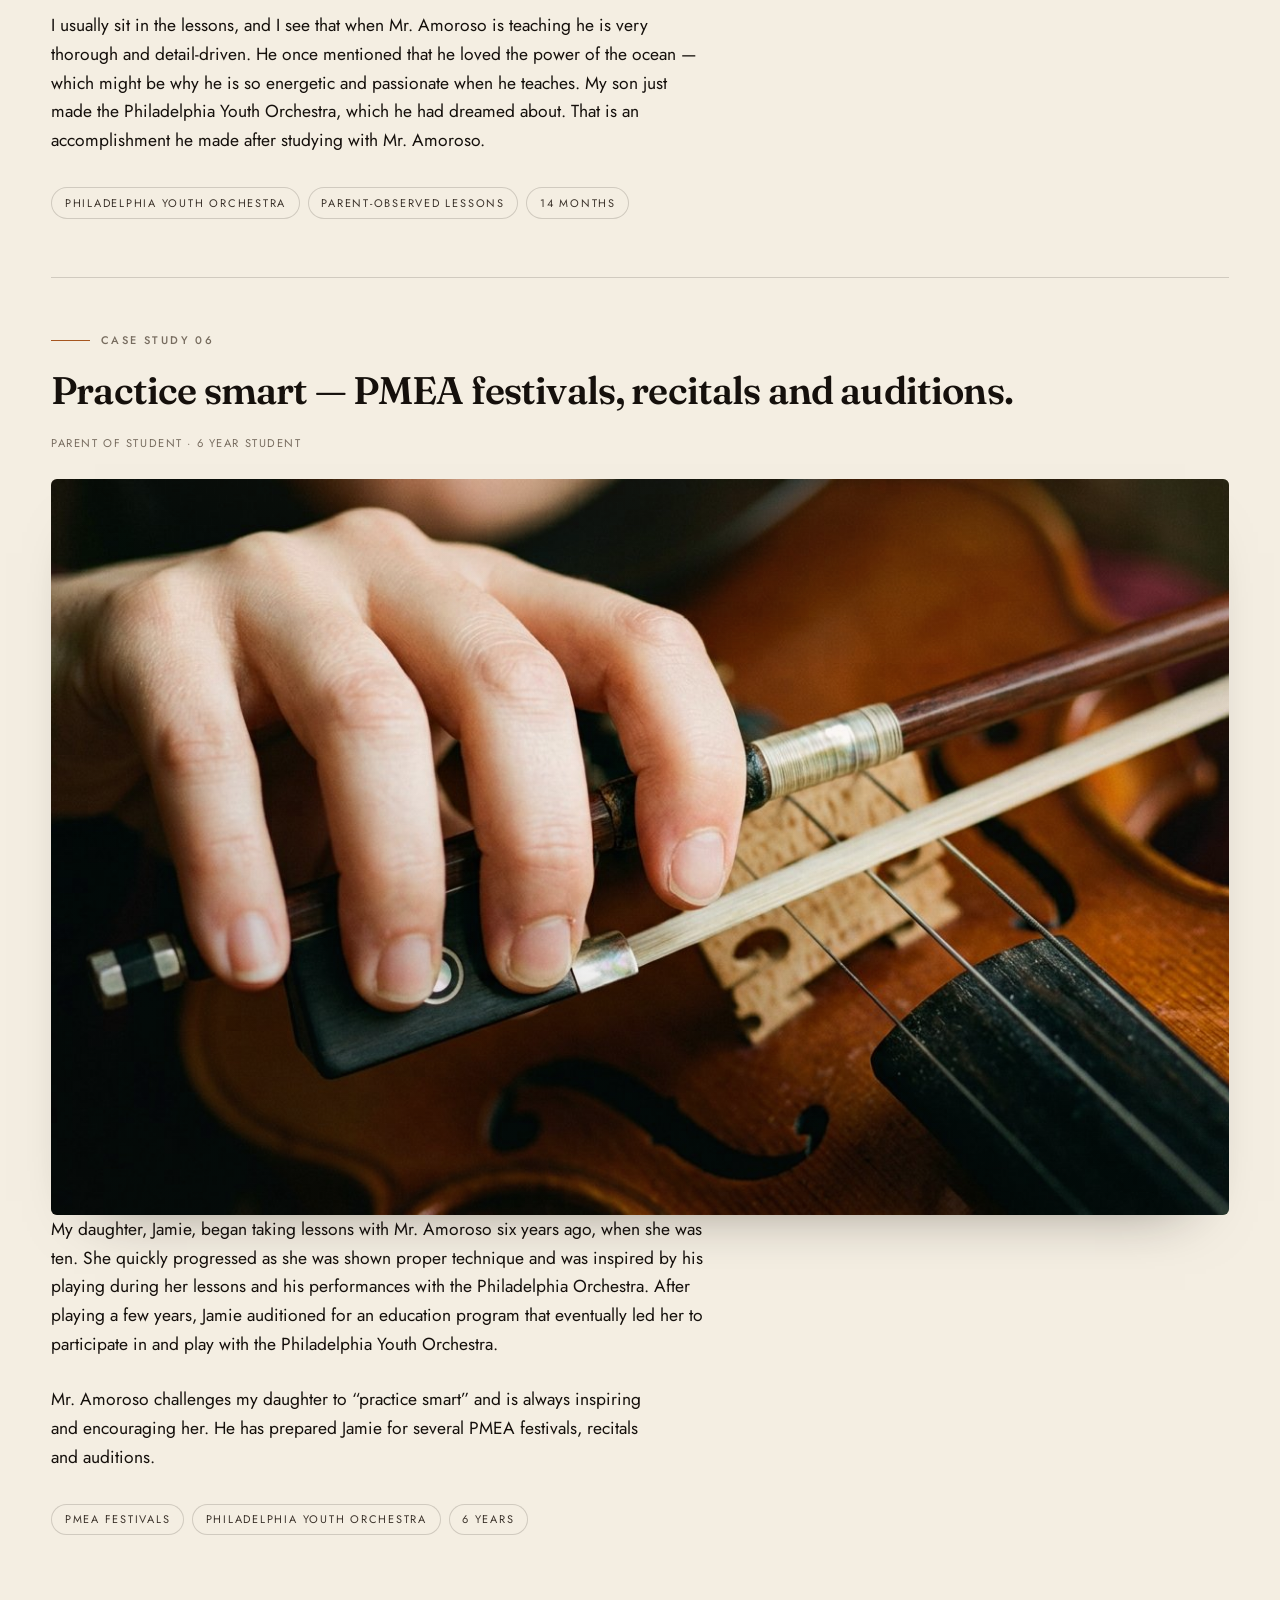
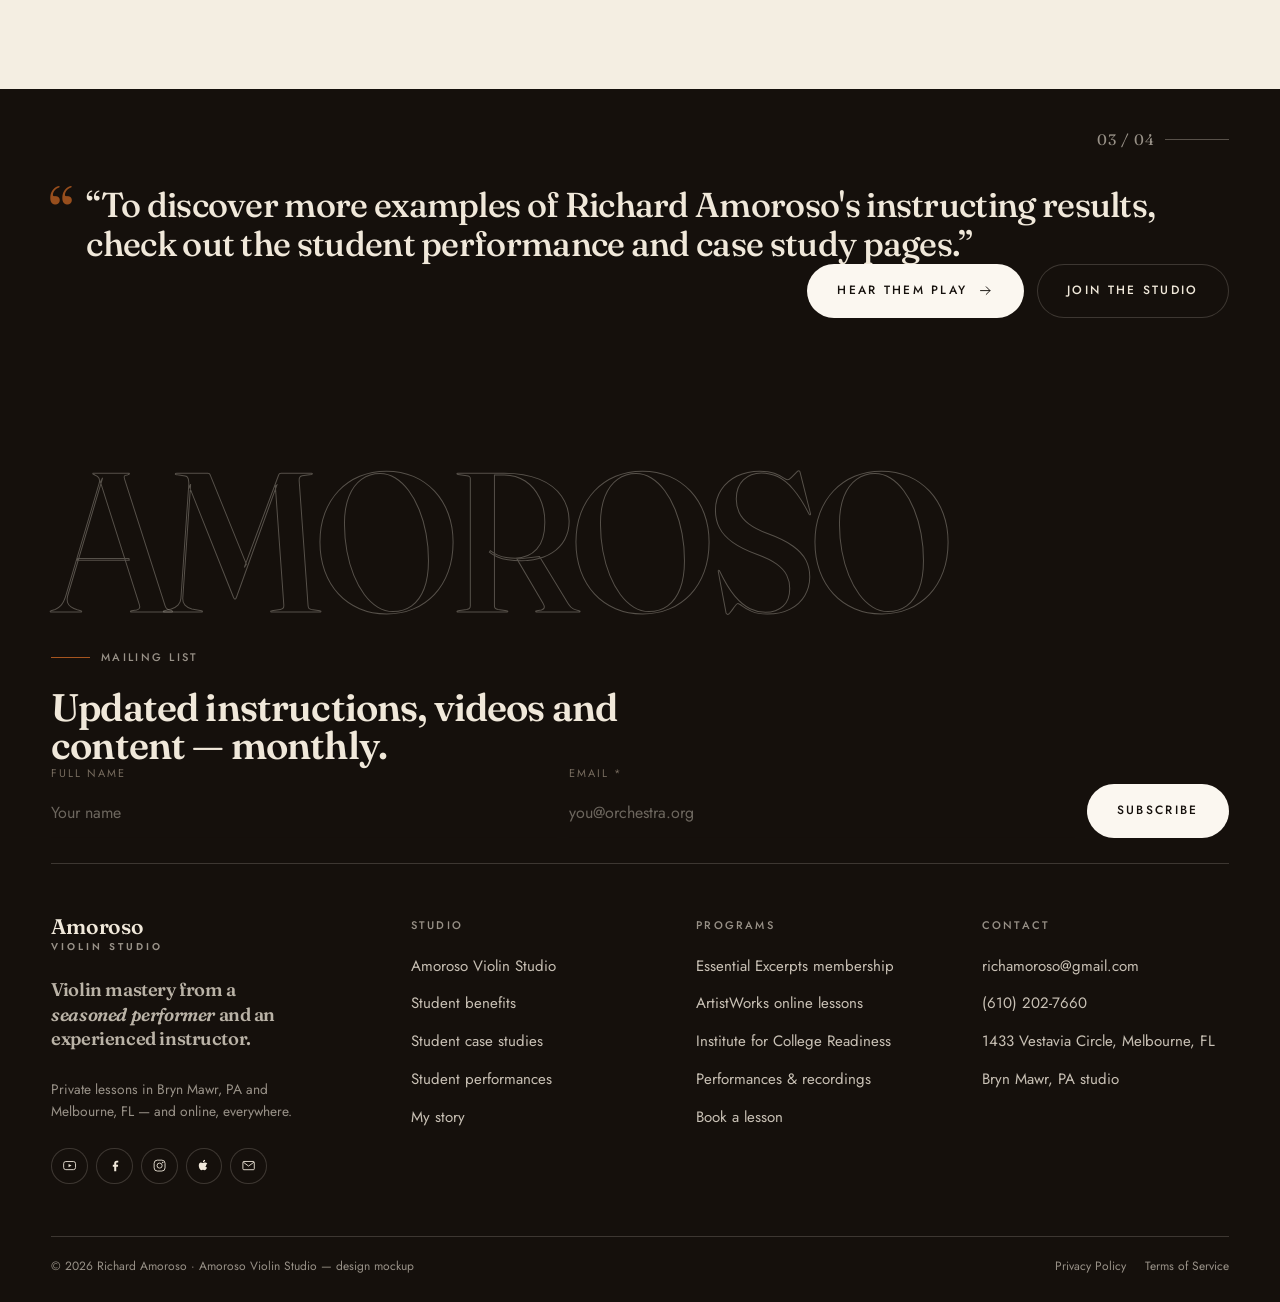
<file: richard-amoroso-redesign/case-studies.html>
<!DOCTYPE html>
<html lang="en">
<head>
<meta charset="utf-8">
<meta name="viewport" content="width=device-width,initial-scale=1">
<title>Student Case Studies — outcomes of the Amoroso Violin Studio</title>
<meta name="description" content="Students and parents of students of Richard Amoroso on what changed: scholarships to Oberlin, Eastman, Berklee and Richmond, Philadelphia Youth Orchestra placements and PMEA festivals.">
<link rel="preconnect" href="https://fonts.googleapis.com">
<link rel="preconnect" href="https://fonts.gstatic.com" crossorigin>
<link href="https://fonts.googleapis.com/css2?family=Fraunces:ital,opsz,wght@0,9..144,300..700;1,9..144,300..700&family=Jost:wght@300..600&family=Caveat:wght@500;600&display=swap" rel="stylesheet">
<link rel="stylesheet" href="assets/css/design.css">
<script src="assets/js/icons.js"></script>
<link rel="icon" href="data:image/svg+xml,%3Csvg xmlns='http://www.w3.org/2000/svg' viewBox='0 0 32 32'%3E%3Crect width='32' height='32' rx='7' fill='%2315100C'/%3E%3Ctext x='16' y='22' font-family='Georgia,serif' font-size='17' fill='%23C67433' text-anchor='middle'%3EA%3C/text%3E%3C/svg%3E">
</head>
<body>

<a class="skip" href="#main">Skip to content</a>
<div class="progress" aria-hidden="true"><i id="progressBar"></i></div>
<div class="frame" aria-hidden="true"><i></i><i></i><i></i><i></i></div>
<!-- ===== TICKER ===== -->
<div class="ticker">
  <div class="ticker-row loop">
    <span>Teaching <b style="color:var(--amber-2)">22 years</b> · Philadelphia Orchestra since 1998<i></i></span>
    <span><a href="programs.html">Essential Excerpts</a> — Autumn cohort now open<i></i></span>
    <span>Studio in Bryn&nbsp;Mawr, PA · Melbourne, FL · Online worldwide<i></i></span>
    <span>100+ students taught · Scholarships to Oberlin, Indiana, Eastman, Richmond<i></i></span>
  </div>
</div>
<!-- ===== HEADER ===== -->
<header class="hdr" id="hdr">
  <div class="wrap hdr-in">
    <a class="brand" href="index.html" aria-label="Amoroso Violin Studio — home">
      <span class="brand-mark">Amoroso<em>Violin Studio</em></span>
      <span class="brand-sig" aria-hidden="true">R.A.</span>
    </a>
    <nav class="nav" id="nav" aria-label="Primary">
      <a href="studio.html">Studio</a>
      <a href="programs.html">Programs</a>
      <a href="my-story.html">My Story</a>
      <a href="performances.html">Performances</a>
      <a href="case-studies.html" aria-current="page">Case Studies</a>
      <a href="student-performances.html">Students</a>
      <a href="contact.html">Contact</a>
      <span class="nav-note">Bryn Mawr · Melbourne · Online</span>
    </nav>
    <div class="hdr-cta">
      <a class="btn btn--sm" href="programs.html"><span>Join the membership</span></a>
      <button class="icon-btn burger" id="burger" type="button" aria-controls="nav" aria-expanded="false" aria-label="Menu">
        <svg class="i-open" width="20" height="20" aria-hidden="true"><use href="#i-menu"></use></svg>
        <svg class="i-close" width="20" height="20" aria-hidden="true" style="display:none"><use href="#i-close"></use></svg>
      </button>
    </div>
  </div>
</header>
<main id="main">
<!-- ===== BANNER ===== -->
<section class="banner on-ink" style="background:var(--ink)">
  <div class="wrap">
    <nav class="crumbs" aria-label="Breadcrumb"><a href="index.html">Home</a><svg class="ic" aria-hidden="true"><use href="#i-double"></use></svg><span style="color:var(--on-ink)">Student case studies</span></nav>
    <div class="banner-grid">
      <div class="stack">
        <p class="label on-ink"><i class="dash"></i>Student case studies</p>
        <h1 class="d-1" style="color:var(--on-ink)">Below students<br>and parents share<br>their <em>learning<br>experiences.</em></h1>
      </div>
      <div class="stack">
        <p class="lede" style="color:rgba(240,232,218,.82)">Richard Amoroso’s main goal is to share his love of music along with the hard work it took him to get where he is today. These are the students who did the work.</p>
        <ul class="ticks" style="margin-top:.4rem"><li><i><svg class="ic" aria-hidden="true"><use href="#i-check"></use></svg></i>Oberlin · Eastman · Indiana · Richmond · BU · Bard</li><li><i><svg class="ic" aria-hidden="true"><use href="#i-check"></use></svg></i>Philadelphia Youth Orchestra · PMEA · RMF scholarships</li></ul>
      </div>
    </div>
  </div>
</section>


<section class="sec">
  <div class="wrap">
    <p class="idx">02 / 04</p>
    <div class="stats" data-reveal style="margin-bottom:clamp(1rem,2vw,1.6rem)">
      <div><b data-count="100" data-suffix="+">0</b><span>Students since 2004</span></div>
      <div><b data-count="9" data-suffix=" schools">0</b><span>Conservatories &amp; universities placed into</span></div>
      <div><b data-count="4" data-suffix=" yrs">0</b><span>Longest ongoing student</span></div>
      <div><b>$0000s</b><span>Scholarship money awarded</span></div>
    </div>

<article class="g-split" style="align-items:start;padding-block:clamp(2rem,4.5vw,4rem);border-top:1px solid var(--rule)">
  <div class="stack">
    <p class="label"><i class="dash"></i>Case study 01</p>
    <h3 class="d-3">Bow direction, like changing gears in a manual.</h3>
    <p class="small" style="letter-spacing:.14em;text-transform:uppercase;font-size:.7rem">Former Student · Musician, Teacher, Producer</p>
    <figure class="ph ph--s" data-reveal="scale" style="aspect-ratio:16/10"><img src="assets/img/recital.jpg" alt="Matt Brown" width="900" height="560"></figure>
  </div>
  <div class="stack"><p>I will never forget the lesson in which he urged me to change my bow direction with the same attention to detail that a seasoned driver uses to shift through the gears of a manual transmission while negotiating a sports car through winding, mountain roads.</p><p>Matt Brown is a musician, teacher and producer based in Denver, Colorado. He has released four albums of old-time music on which he plays fiddle, banjo and guitar. His most recent recording is <em>On Big Shoulders</em> — a genre-spanning musical love letter to Chicago, with twelve Chicago musicians playing ten songs linked to the city. He conceived of and executive-produced the album, and played fiddle on one of its country tracks, while living and teaching in the Windy City.</p><div style="display:flex;gap:.5rem;flex-wrap:wrap;margin-top:.4rem"><span class="pill">Denver, CO</span><span class="pill">4 albums</span><span class="pill">Fiddle · banjo · guitar</span><span class="pill">Allograph Records</span></div></div>
</article>

<article class="g-split" style="align-items:start;padding-block:clamp(2rem,4.5vw,4rem);border-top:1px solid var(--rule)">
  <div class="stack">
    <p class="label"><i class="dash"></i>Case study 02</p>
    <h3 class="d-3">Violin stayed primary — and she still studied everything else.</h3>
    <p class="small" style="letter-spacing:.14em;text-transform:uppercase;font-size:.7rem">Former Student · Full scholarship to the University of Richmond</p>
    <figure class="ph ph--s" data-reveal="scale" style="aspect-ratio:16/10"><img src="assets/img/students.jpg" alt="Jessica Clough" width="900" height="560"></figure>
  </div>
  <div class="stack"><p>Music had always been a love of mine from an early age, but there was a shift when I began to take lessons from Rich. His own extremely high level of performance and disciplined practice filters effortlessly into his instruction — perfectly complemented by a supportive and encouraging approach, as well as his down-to-earth and gracious manner.</p><p>I was fortunate to receive a music scholarship which allowed me to attend the University of Richmond. It was a perfect fit: I could keep violin as a primary focus while also exploring other areas of study. Rich understood the value in that balance, and helped me navigate auditioning for scholarships at schools where both options were available.</p><p>My degrees in music and business led me to work for The Philadelphia Orchestra after graduating, and subsequently Virginia Tech's new Center for the Arts. I now work for a software company in California and teach yoga on the side, where I play violin in my classes and collaborate with other yogi musicians.</p><div style="display:flex;gap:.5rem;flex-wrap:wrap;margin-top:.4rem"><span class="pill">Music + Business</span><span class="pill">Full scholarship</span><span class="pill">Philadelphia Orchestra staff</span><span class="pill">Virginia Tech Center for the Arts</span></div></div>
</article>

<article class="g-split" style="align-items:start;padding-block:clamp(2rem,4.5vw,4rem);border-top:1px solid var(--rule)">
  <div class="stack">
    <p class="label"><i class="dash"></i>Case study 03</p>
    <h3 class="d-3">“He was a stickler. I imagine he still is.”</h3>
    <p class="small" style="letter-spacing:.14em;text-transform:uppercase;font-size:.7rem">Parent of Maria Kowalski — 4-year, full-tuition Berklee scholarship</p>
    <div class="ph ph--s" data-reveal="scale" style="aspect-ratio:16/10;display:grid;place-items:center;background:var(--sand)"><span class="sig" style="font-size:4.4rem;color:var(--amber)">C</span></div>
  </div>
  <div class="stack"><p>My daughter took weekly private lessons with Richard from the summer after sixth grade through high school graduation. During that time she participated in yearly merit scholarship auditions through the Reading Musical Foundation and had four auditions with the Berklee College of Music. She placed every year in RMF's merit scholarship competition, and in her senior year won the four-year college scholarship chosen across all instrumentalists and vocalists. The Berklee auditions provided full tuition for two years of the 5-week summer camp and full tuition for four years of undergraduate study.</p><p>I detail the scholarships because they are due in a very large part to Richard's instruction, expertise, attention to detail, and unwillingness to accept anything less than her absolute best. He was insistent on tone. He taught her to craft pieces so that they were not only polished but artistic. Every note was important and not one of them snuck by him if it were not exactly what he was looking for.</p><p>I highly recommend Richard Amoroso to any serious violin student preparing for music school.</p><div style="display:flex;gap:.5rem;flex-wrap:wrap;margin-top:.4rem"><span class="pill">Berklee — full tuition</span><span class="pill">RMF 4-year scholarship</span><span class="pill">Weekly from grade 7</span><span class="pill">Tone-first teaching</span></div></div>
</article>

<article class="g-split" style="align-items:start;padding-block:clamp(2rem,4.5vw,4rem);border-top:1px solid var(--rule)">
  <div class="stack">
    <p class="label"><i class="dash"></i>Case study 04</p>
    <h3 class="d-3">Efficiency that saved my hands, and the hours I would have wasted.</h3>
    <p class="small" style="letter-spacing:.14em;text-transform:uppercase;font-size:.7rem">5 Year Student · Oberlin College and Conservatory</p>
    <figure class="ph ph--s" data-reveal="scale" style="aspect-ratio:16/10"><img src="assets/img/left-hand.jpg" alt="Asher" width="900" height="560"></figure>
  </div>
  <div class="stack"><p>Richard was my teacher for five years, from eighth grade until I graduated high school. When I began studying with him I had not had formal lessons for several years, and there were many technical gaps that needed filling. Rich was the perfect teacher for that: as an extremely accomplished player who took an unusual path to a successful career, he has given a lot of thought to the practice process, discipline and attention to detail. He stresses efficiency and economy of motion, and encourages students to evaluate themselves not only on the success of a performance, but on how hard they worked to achieve it.</p><p>Although Rich is committed to technique and efficiency, he is anything but robotic. He has taught me to look for joy and pleasure in every piece I play, and has always encouraged me to dream big.</p><p>He was especially helpful when I was applying to college — choosing where to apply, planning auditions, selecting repertoire. I was admitted with scholarship to Eastman School of Music, University of Michigan, Boston University, Bard College and Conservatory, and Oberlin College and Conservatory. I chose Oberlin and was awarded the John F. Oberlin scholarship and the Conservatory Dean's scholarship.</p><div style="display:flex;gap:.5rem;flex-wrap:wrap;margin-top:.4rem"><span class="pill">John F. Oberlin Scholarship</span><span class="pill">Dean's Scholarship</span><span class="pill">Eastman · Michigan · BU · Bard</span></div></div>
</article>

<article class="g-split" style="align-items:start;padding-block:clamp(2rem,4.5vw,4rem);border-top:1px solid var(--rule)">
  <div class="stack">
    <p class="label"><i class="dash"></i>Case study 05</p>
    <h3 class="d-3">“I don’t know much about music — but I can hear it.”</h3>
    <p class="small" style="letter-spacing:.14em;text-transform:uppercase;font-size:.7rem">Parent of Student · Son into the Philadelphia Youth Orchestra</p>
    <div class="ph ph--s" data-reveal="scale" style="aspect-ratio:16/10;display:grid;place-items:center;background:var(--sand)"><span class="sig" style="font-size:4.4rem;color:var(--amber)">J</span></div>
  </div>
  <div class="stack"><p>My son has improved significantly after starting to study with Mr. Amoroso just a little over a year ago. I don't know much about music, but I can tell the sound my son plays out now is so much better than in the past.</p><p>I usually sit in the lessons, and I see that when Mr. Amoroso is teaching he is very thorough and detail-driven. He once mentioned that he loved the power of the ocean — which might be why he is so energetic and passionate when he teaches. My son just made the Philadelphia Youth Orchestra, which he had dreamed about. That is an accomplishment he made after studying with Mr. Amoroso.</p><div style="display:flex;gap:.5rem;flex-wrap:wrap;margin-top:.4rem"><span class="pill">Philadelphia Youth Orchestra</span><span class="pill">Parent-observed lessons</span><span class="pill">14 months</span></div></div>
</article>

<article class="g-split" style="align-items:start;padding-block:clamp(2rem,4.5vw,4rem);border-top:1px solid var(--rule)">
  <div class="stack">
    <p class="label"><i class="dash"></i>Case study 06</p>
    <h3 class="d-3">Practice smart — PMEA festivals, recitals and auditions.</h3>
    <p class="small" style="letter-spacing:.14em;text-transform:uppercase;font-size:.7rem">Parent of Student · 6 Year Student</p>
    <figure class="ph ph--s" data-reveal="scale" style="aspect-ratio:16/10"><img src="assets/img/bow-arm.jpg" alt="Jamie" width="900" height="560"></figure>
  </div>
  <div class="stack"><p>My daughter, Jamie, began taking lessons with Mr. Amoroso six years ago, when she was ten. She quickly progressed as she was shown proper technique and was inspired by his playing during her lessons and his performances with the Philadelphia Orchestra. After playing a few years, Jamie auditioned for an education program that eventually led her to participate in and play with the Philadelphia Youth Orchestra.</p><p>Mr. Amoroso challenges my daughter to “practice smart” and is always inspiring and encouraging her. He has prepared Jamie for several PMEA festivals, recitals and auditions.</p><div style="display:flex;gap:.5rem;flex-wrap:wrap;margin-top:.4rem"><span class="pill">PMEA festivals</span><span class="pill">Philadelphia Youth Orchestra</span><span class="pill">6 years</span></div></div>
</article>
  </div>
</section>

<section class="sec on-ink">
  <div class="wrap">
    <p class="idx">03 / 04</p>
    <div class="g-split" style="align-items:center">
      <div class="quote" data-reveal>
        <p class="pull pull--wide" style="color:var(--on-ink)">“To discover more examples of Richard Amoroso's instructing results, check out the student performance and case study pages.”</p>
      </div>
      <div style="display:flex;gap:.8rem;flex-wrap:wrap;justify-content:flex-end" data-reveal>
        <a class="btn btn--light" href="student-performances.html"><span>Hear them play</span><svg class="ic" aria-hidden="true"><use href="#i-arrow"></use></svg></a>
        <a class="btn btn--ghost" style="--fg:var(--on-ink);box-shadow:inset 0 0 0 1px var(--rule-on-ink)" href="contact.html"><span>Join the studio</span></a>
      </div>
    </div>
  </div>
</section>
</main>
<!-- ===== FOOTER ===== -->
<footer class="ftr">
  <div class="wrap">
    <div class="ftr-mark" aria-hidden="true">AMOROSO</div>
    <div class="g-split" style="align-items:center;padding-top:clamp(1rem,3vw,2rem)">
      <div class="stack">
        <p class="label on-ink"><i class="dash"></i>Mailing list</p>
        <h3 class="d-3" style="max-width:22ch">Updated instructions, videos and content — monthly.</h3>
      </div>
      <form class="nl" data-demo novalidate>
        <label class="field"><span>Full name</span><input type="text" name="name" placeholder="Your name" autocomplete="name"></label>
        <label class="field"><span>Email *</span><input type="email" name="email" placeholder="you@orchestra.org" required autocomplete="email"></label>
        <button class="btn btn--light" type="submit"><span>Subscribe</span></button>
      </form>
    </div>

    <div class="ftr-cols">
      <div class="stack">
        <a class="brand" href="index.html" style="align-items:flex-start;flex-direction:column;gap:.15rem">
          <span class="brand-mark" style="color:var(--on-ink)">Amoroso<em style="color:var(--on-ink-3)">Violin Studio</em></span>
        </a>
        <p class="display" style="font-size:1.15rem;line-height:1.35;color:rgba(240,232,218,.75);max-width:26ch">Violin mastery from a <em class="it">seasoned performer</em> and an experienced instructor.</p>
        <p class="small" style="color:var(--on-ink-3);max-width:32ch">Private lessons in Bryn Mawr, PA and Melbourne, FL — and online, everywhere.</p>
        <div class="socials">
          <a href="#" aria-label="YouTube"><svg class="ic" aria-hidden="true"><use href="#i-youtube"></use></svg></a>
          <a href="#" aria-label="Facebook"><svg class="ic" aria-hidden="true"><use href="#i-facebook"></use></svg></a>
          <a href="#" aria-label="Instagram"><svg class="ic" aria-hidden="true"><use href="#i-instagram"></use></svg></a>
          <a href="#" aria-label="Apple Podcasts"><svg class="ic" aria-hidden="true"><use href="#i-apple"></use></svg></a>
          <a href="#" aria-label="Email"><svg class="ic" aria-hidden="true"><use href="#i-mail"></use></svg></a>
        </div>
      </div>
      <div>
        <h5>Studio</h5>
        <ul class="ftr-links">
          <li><a href="studio.html">Amoroso Violin Studio</a></li>
          <li><a href="studio.html#benefits">Student benefits</a></li>
          <li><a href="case-studies.html">Student case studies</a></li>
          <li><a href="student-performances.html">Student performances</a></li>
          <li><a href="my-story.html">My story</a></li>
        </ul>
      </div>
      <div>
        <h5>Programs</h5>
        <ul class="ftr-links">
          <li><a href="programs.html">Essential Excerpts membership</a></li>
          <li><a href="programs.html#artistworks">ArtistWorks online lessons</a></li>
          <li><a href="programs.html#college">Institute for College Readiness</a></li>
          <li><a href="performances.html">Performances &amp; recordings</a></li>
          <li><a href="contact.html">Book a lesson</a></li>
        </ul>
      </div>
      <div>
        <h5>Contact</h5>
        <ul class="ftr-links">
          <li><a href="mailto:richamoroso@gmail.com">richamoroso@gmail.com</a></li>
          <li><a href="tel:+16102027660">(610) 202-7660</a></li>
          <li><a href="#">1433 Vestavia Circle, Melbourne, FL</a></li>
          <li><a href="#">Bryn Mawr, PA studio</a></li>
        </ul>
      </div>
    </div>

    <div class="ftr-bottom">
      <p>© <span data-year>2026</span> Richard Amoroso · Amoroso Violin Studio — design mockup</p>
      <p style="display:flex;gap:1.2rem"><a href="legal.html">Privacy Policy</a><a href="legal.html">Terms of Service</a></p>
    </div>
  </div>
</footer>
<button class="top-btn" id="toTop" type="button" aria-label="Back to top"><svg class="ic" aria-hidden="true"><use href="#i-arrow-up"></use></svg></button>
<!-- ===== LEAD MAGNET MODAL ===== -->
<div class="modal" id="guide" role="dialog" aria-modal="true" aria-labelledby="guide-h">
  <div class="modal-bd" data-close></div>
  <div class="modal-box">
    <button class="modal-x" type="button" data-close aria-label="Close"><svg class="ic" aria-hidden="true"><use href="#i-close"></use></svg></button>
    <figure class="ph ph--raw"><img src="assets/img/score.jpg" alt="Annotated orchestral excerpt part" width="700" height="900"></figure>
    <div class="modal-body">
      <p class="label"><i class="dash"></i>Free guide</p>
      <h2 class="d-3" id="guide-h">The Audition-Readiness<br>Checklist</h2>
      <p>What an audition committee hears in the first sixty seconds of your first-round excerpt — eight checkpoints, plus what to do in the practice room about each one.</p>
      <form class="form" data-demo novalidate>
        <div class="form-grid">
          <label class="field"><span>Name</span><input type="text" name="name" placeholder="First name" autocomplete="given-name"></label>
          <label class="field"><span>Email *</span><input type="email" name="email" placeholder="you@email.com" required autocomplete="email"></label>
        </div>
        <label class="check"><input type="checkbox" checked><span>I consent to receive transactional messages related to my account, orders or services I have requested. Message frequency may vary; message and data rates may apply.</span></label>
        <button class="btn btn--full" type="submit"><span>Download free guide</span><svg class="ic" aria-hidden="true"><use href="#i-download"></use></svg></button>
      </form>
    </div>
  </div>
</div>

<script src="assets/js/icons.js"></script>
<script src="assets/js/main.js"></script>
</body>
</html>
</file>
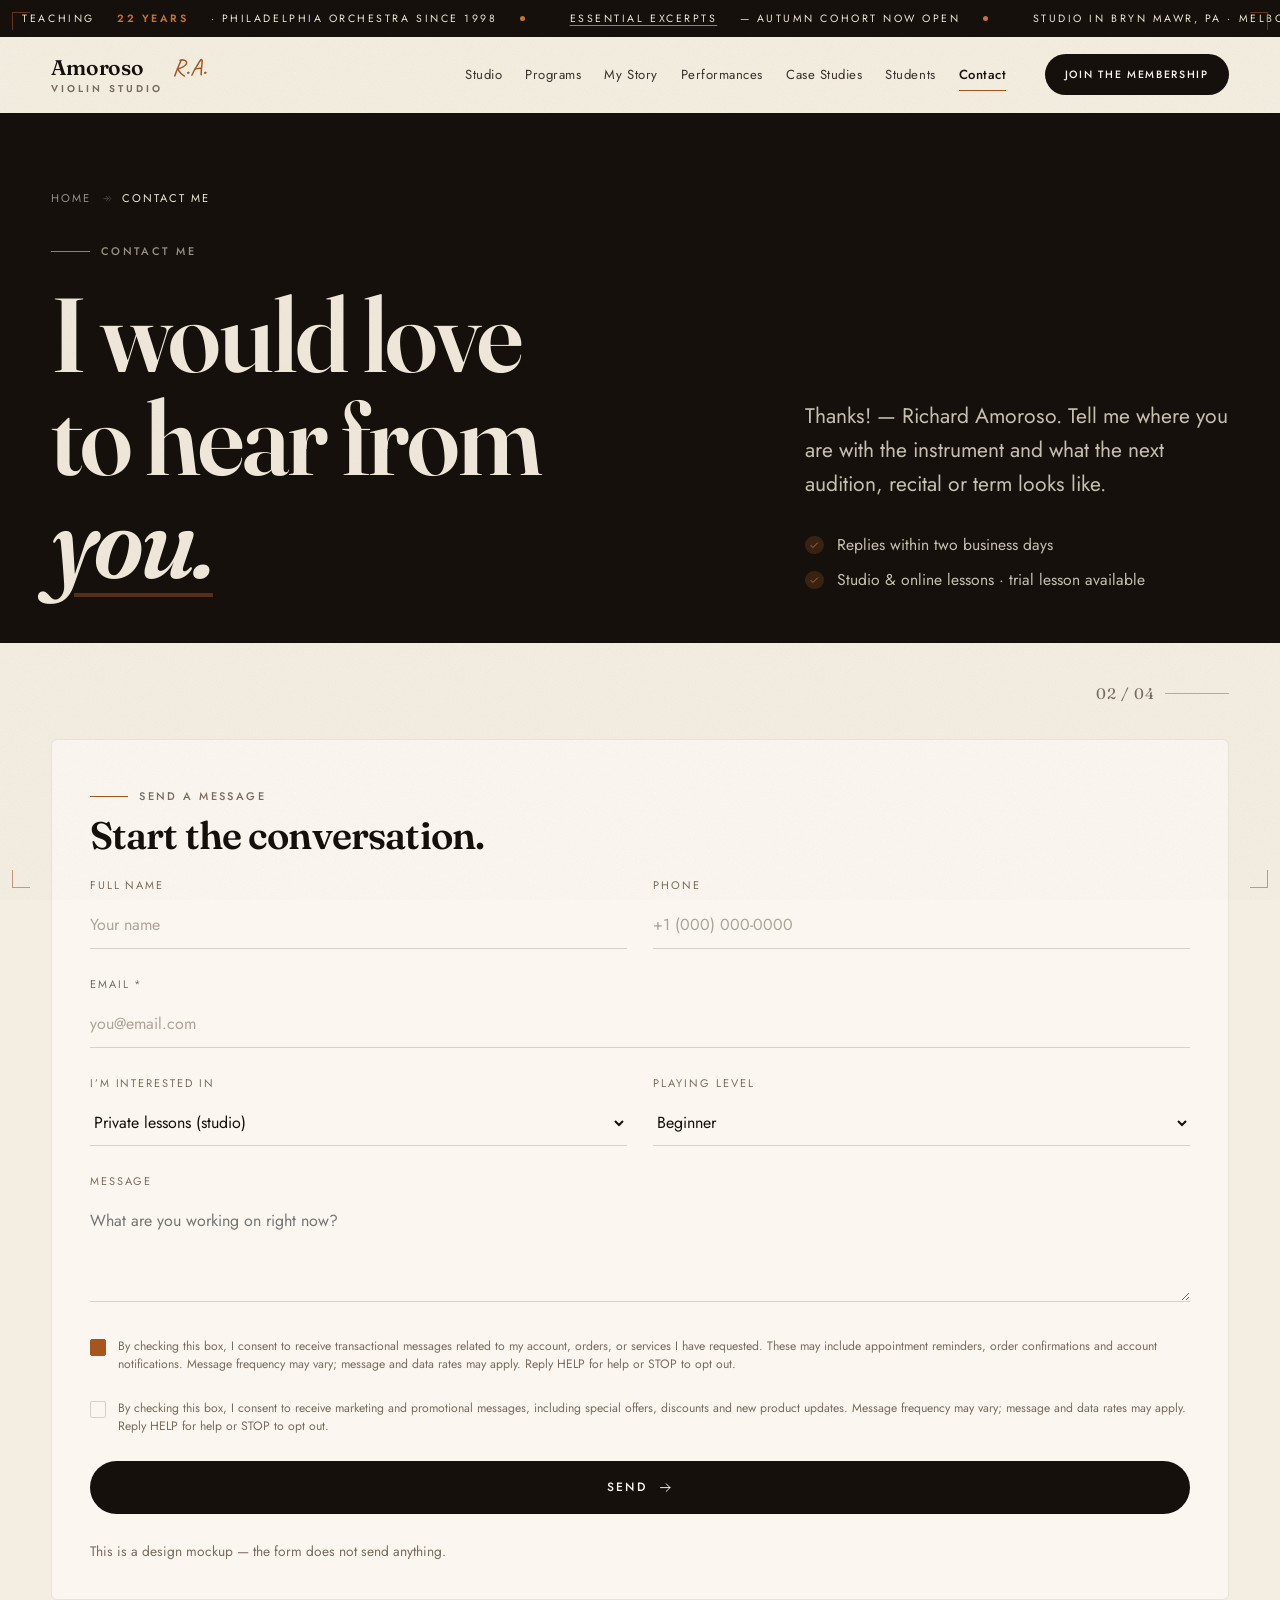
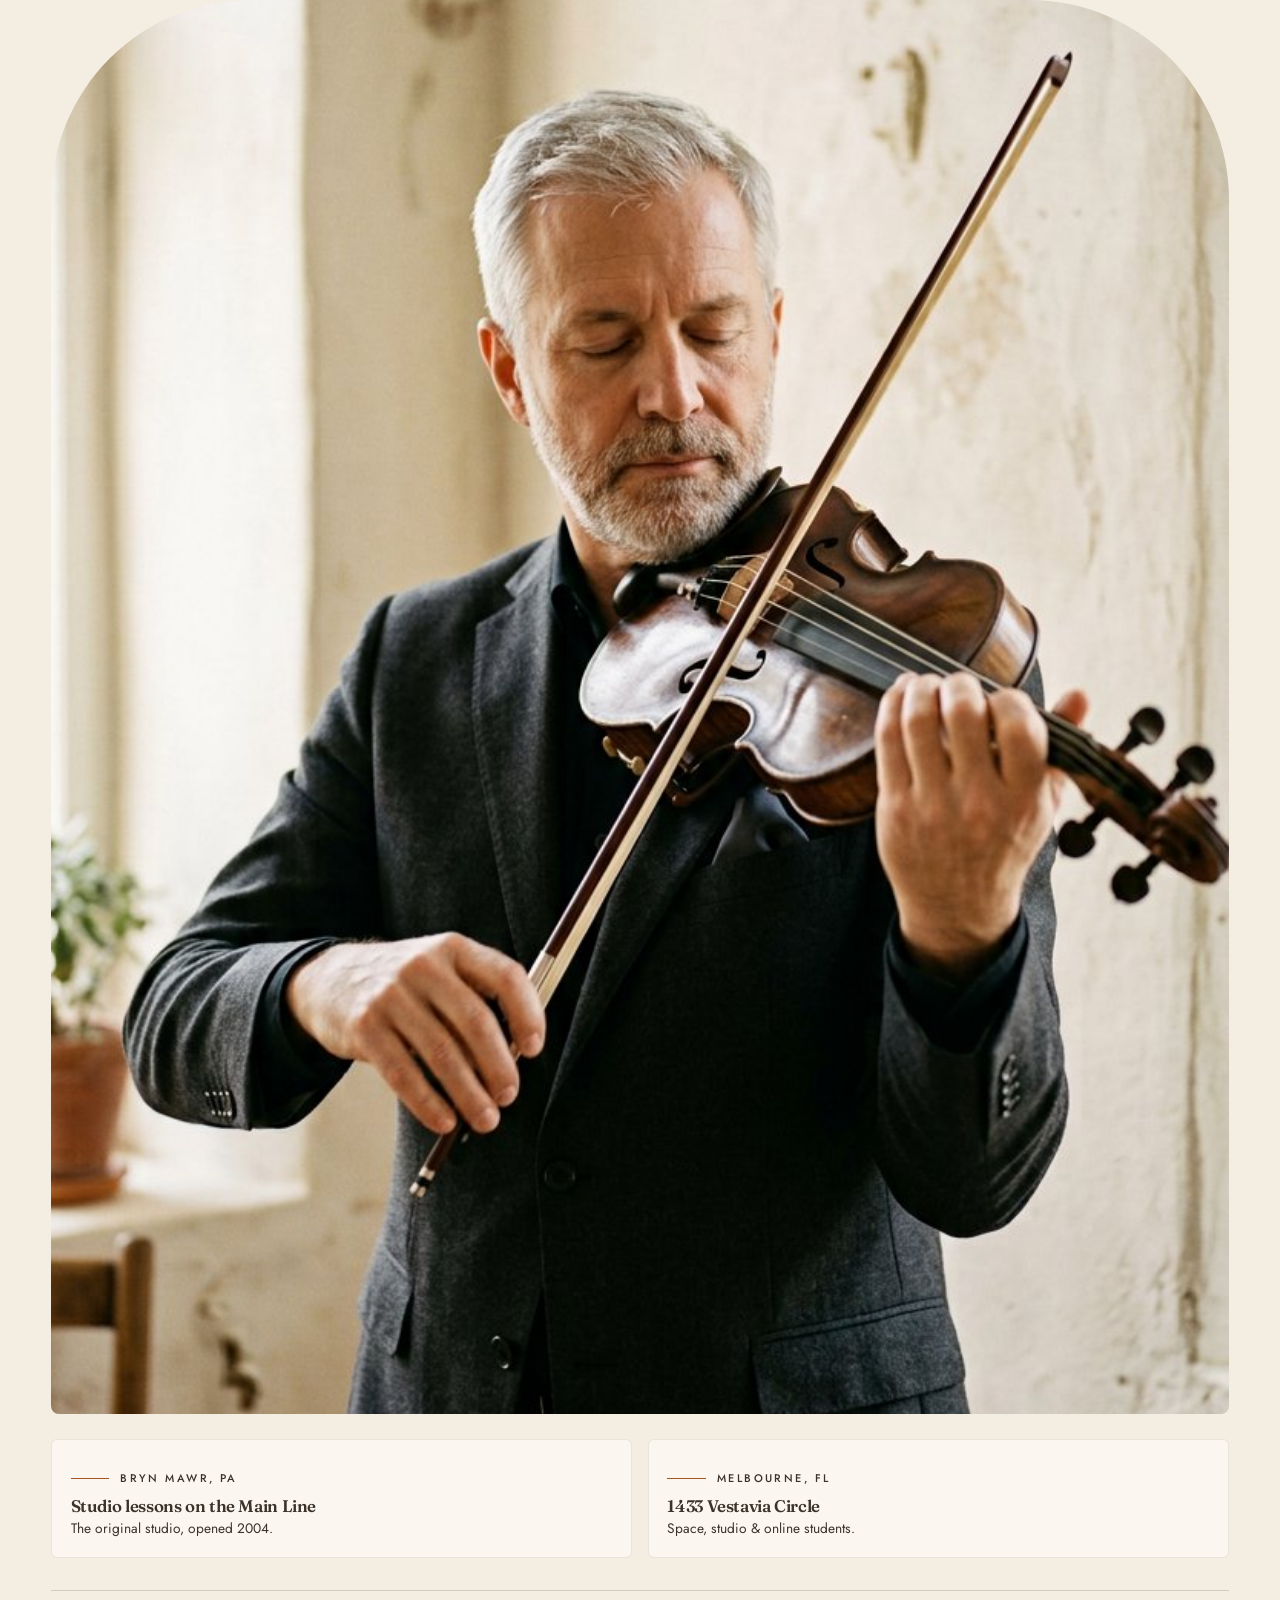
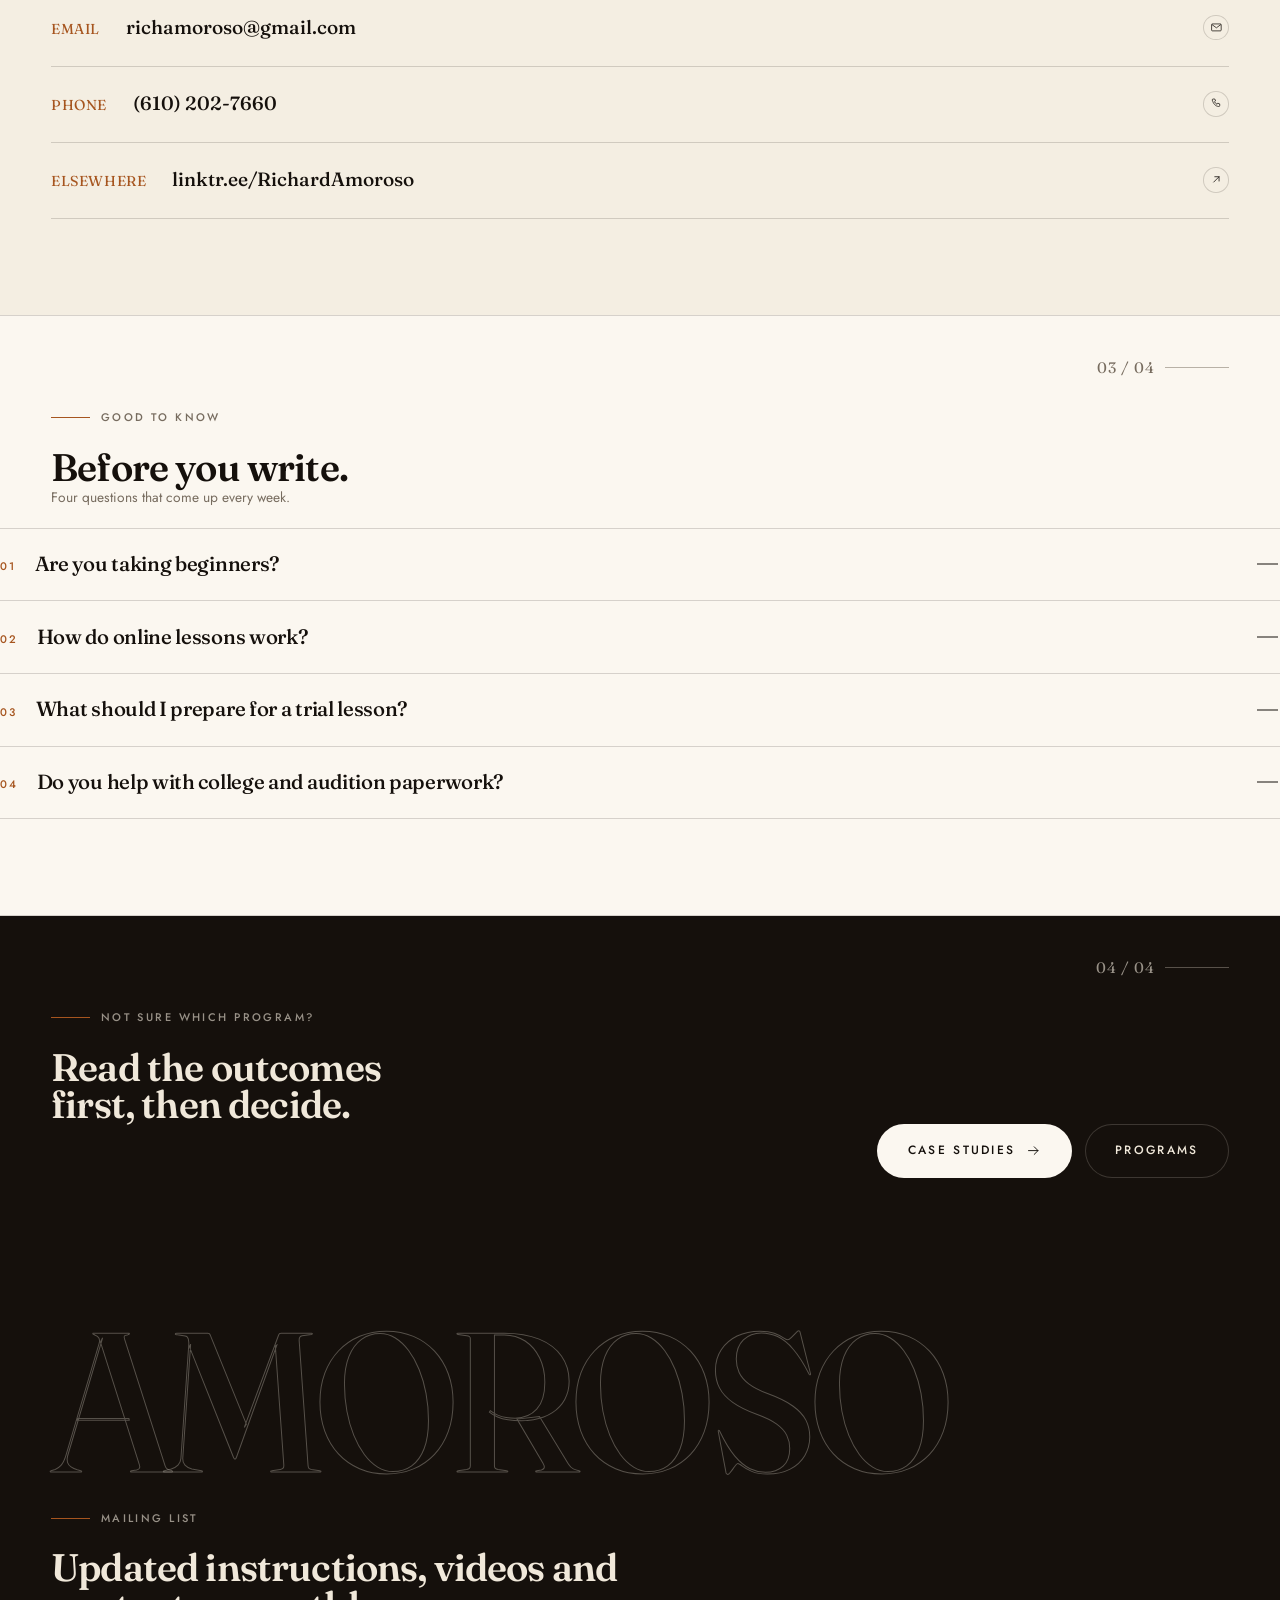
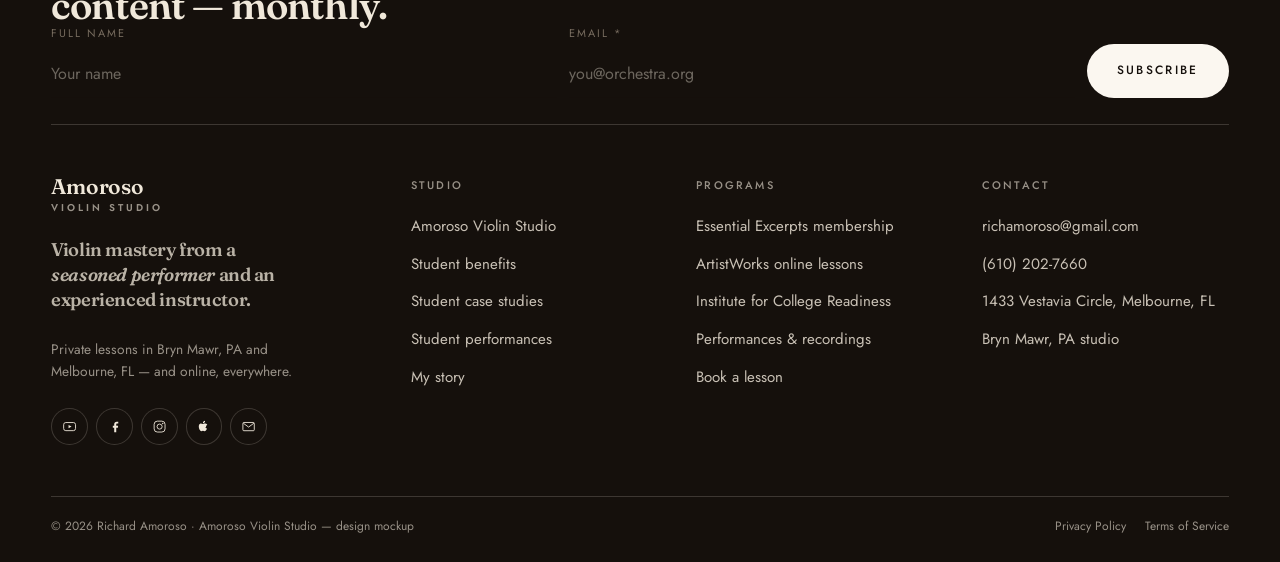
<file: richard-amoroso-redesign/contact.html>
<!DOCTYPE html>
<html lang="en">
<head>
<meta charset="utf-8">
<meta name="viewport" content="width=device-width,initial-scale=1">
<title>Contact — Amoroso Violin Studio, Bryn Mawr PA · Melbourne FL · Online</title>
<meta name="description" content="Contact Richard Amoroso about private lessons in Bryn Mawr or Melbourne, online study, the Essential Excerpts membership or the Institute for College Readiness.">
<link rel="preconnect" href="https://fonts.googleapis.com">
<link rel="preconnect" href="https://fonts.gstatic.com" crossorigin>
<link href="https://fonts.googleapis.com/css2?family=Fraunces:ital,opsz,wght@0,9..144,300..700;1,9..144,300..700&family=Jost:wght@300..600&family=Caveat:wght@500;600&display=swap" rel="stylesheet">
<link rel="stylesheet" href="assets/css/design.css">
<script src="assets/js/icons.js"></script>
<link rel="icon" href="data:image/svg+xml,%3Csvg xmlns='http://www.w3.org/2000/svg' viewBox='0 0 32 32'%3E%3Crect width='32' height='32' rx='7' fill='%2315100C'/%3E%3Ctext x='16' y='22' font-family='Georgia,serif' font-size='17' fill='%23C67433' text-anchor='middle'%3EA%3C/text%3E%3C/svg%3E">
</head>
<body>

<a class="skip" href="#main">Skip to content</a>
<div class="progress" aria-hidden="true"><i id="progressBar"></i></div>
<div class="frame" aria-hidden="true"><i></i><i></i><i></i><i></i></div>
<!-- ===== TICKER ===== -->
<div class="ticker">
  <div class="ticker-row loop">
    <span>Teaching <b style="color:var(--amber-2)">22 years</b> · Philadelphia Orchestra since 1998<i></i></span>
    <span><a href="programs.html">Essential Excerpts</a> — Autumn cohort now open<i></i></span>
    <span>Studio in Bryn&nbsp;Mawr, PA · Melbourne, FL · Online worldwide<i></i></span>
    <span>100+ students taught · Scholarships to Oberlin, Indiana, Eastman, Richmond<i></i></span>
  </div>
</div>
<!-- ===== HEADER ===== -->
<header class="hdr" id="hdr">
  <div class="wrap hdr-in">
    <a class="brand" href="index.html" aria-label="Amoroso Violin Studio — home">
      <span class="brand-mark">Amoroso<em>Violin Studio</em></span>
      <span class="brand-sig" aria-hidden="true">R.A.</span>
    </a>
    <nav class="nav" id="nav" aria-label="Primary">
      <a href="studio.html">Studio</a>
      <a href="programs.html">Programs</a>
      <a href="my-story.html">My Story</a>
      <a href="performances.html">Performances</a>
      <a href="case-studies.html">Case Studies</a>
      <a href="student-performances.html">Students</a>
      <a href="contact.html" aria-current="page">Contact</a>
      <span class="nav-note">Bryn Mawr · Melbourne · Online</span>
    </nav>
    <div class="hdr-cta">
      <a class="btn btn--sm" href="programs.html"><span>Join the membership</span></a>
      <button class="icon-btn burger" id="burger" type="button" aria-controls="nav" aria-expanded="false" aria-label="Menu">
        <svg class="i-open" width="20" height="20" aria-hidden="true"><use href="#i-menu"></use></svg>
        <svg class="i-close" width="20" height="20" aria-hidden="true" style="display:none"><use href="#i-close"></use></svg>
      </button>
    </div>
  </div>
</header>
<main id="main">
<!-- ===== BANNER ===== -->
<section class="banner on-ink" style="background:var(--ink)">
  <div class="wrap">
    <nav class="crumbs" aria-label="Breadcrumb"><a href="index.html">Home</a><svg class="ic" aria-hidden="true"><use href="#i-double"></use></svg><span style="color:var(--on-ink)">Contact me</span></nav>
    <div class="banner-grid">
      <div class="stack">
        <p class="label on-ink"><i class="dash"></i>Contact me</p>
        <h1 class="d-1" style="color:var(--on-ink)">I would love<br>to hear from<br><em>you.</em></h1>
      </div>
      <div class="stack">
        <p class="lede" style="color:rgba(240,232,218,.82)">Thanks! — Richard Amoroso. Tell me where you are with the instrument and what the next audition, recital or term looks like.</p>
        <ul class="ticks" style="margin-top:.4rem"><li><i><svg class="ic" aria-hidden="true"><use href="#i-check"></use></svg></i>Replies within two business days</li><li><i><svg class="ic" aria-hidden="true"><use href="#i-check"></use></svg></i>Studio &amp; online lessons · trial lesson available</li></ul>
      </div>
    </div>
  </div>
</section>


<section class="sec">
  <div class="wrap">
    <p class="idx">02 / 04</p>
    <div class="g-split" style="align-items:start">
      <div class="form-panel" data-reveal>
        <p class="label"><i class="dash"></i>Send a message</p>
        <h2 class="d-3" style="margin:.7rem 0 1.3rem">Start the conversation.</h2>
        <form class="form" data-demo novalidate>
          <div class="form-grid">
            <label class="field"><span>Full name</span><input type="text" name="name" placeholder="Your name" autocomplete="name"></label>
            <label class="field"><span>Phone</span><input type="tel" name="phone" placeholder="+1 (000) 000-0000" autocomplete="tel"></label>
          </div>
          <label class="field"><span>Email *</span><input type="email" name="email" placeholder="you@email.com" required autocomplete="email"></label>
          <div class="form-grid">
            <label class="field"><span>I’m interested in</span>
              <select name="interest" style="background:transparent"><option>Private lessons (studio)</option><option>Private lessons (online)</option><option>Essential Excerpts membership</option><option>ArtistWorks / Video Exchange</option><option>Institute for College Readiness</option><option>Something else</option></select>
            </label>
            <label class="field"><span>Playing level</span>
              <select name="level"><option>Beginner</option><option>Intermediate</option><option>Advanced / pre-conservatory</option><option>College / conservatory</option><option>Professional audition candidate</option></select>
            </label>
          </div>
          <label class="field"><span>Message</span><textarea name="message" placeholder="What are you working on right now?"></textarea></label>
          <label class="check"><input type="checkbox" checked><span>By checking this box, I consent to receive transactional messages related to my account, orders, or services I have requested. These may include appointment reminders, order confirmations and account notifications. Message frequency may vary; message and data rates may apply. Reply HELP for help or STOP to opt out.</span></label>
          <label class="check"><input type="checkbox"><span>By checking this box, I consent to receive marketing and promotional messages, including special offers, discounts and new product updates. Message frequency may vary; message and data rates may apply. Reply HELP for help or STOP to opt out.</span></label>
          <button class="btn btn--full" type="submit"><span>Send</span><svg class="ic" aria-hidden="true"><use href="#i-arrow"></use></svg></button>
          <p class="small">This is a design mockup — the form does not send anything.</p>
        </form>
      </div>

      <div class="stack">
        <figure class="ph ph--arch ph--raw" data-reveal="scale" style="aspect-ratio:5/6">
          <img src="assets/img/richard-now.jpg" alt="Richard Amoroso" width="800" height="960">
        </figure>
        <div class="g g-2" style="gap:1rem" data-reveal>
          <div class="card--panel" style="padding:1.15rem">
            <p class="label"><i class="dash"></i>Bryn Mawr, PA</p>
            <p class="display" style="font-size:1.05rem;line-height:1.25;margin-top:.5rem">Studio lessons on the Main Line</p>
            <p class="small">The original studio, opened 2004.</p>
          </div>
          <div class="card--panel" style="padding:1.15rem">
            <p class="label"><i class="dash"></i>Melbourne, FL</p>
            <p class="display" style="font-size:1.05rem;line-height:1.25;margin-top:.5rem">1433 Vestavia Circle</p>
            <p class="small">Space, studio &amp; online students.</p>
          </div>
        </div>
        <ul class="rows" data-reveal style="margin-top:.4rem">
          <li><span class="k">EMAIL</span><div class="t" style="font-size:1.2rem"><a href="mailto:richamoroso@gmail.com">richamoroso@gmail.com</a></div><span class="go"><svg class="ic" aria-hidden="true"><use href="#i-mail"></use></svg></span></li>
          <li><span class="k">PHONE</span><div class="t" style="font-size:1.2rem"><a href="tel:+16102027660">(610) 202-7660</a></div><span class="go"><svg class="ic" aria-hidden="true"><use href="#i-phone"></use></svg></span></li>
          <li><span class="k">ELSEWHERE</span><div class="t" style="font-size:1.2rem"><a href="https://linktr.ee/RichardAmoroso">linktr.ee/RichardAmoroso</a></div><span class="go"><svg class="ic" aria-hidden="true"><use href="#i-arrow-diag"></use></svg></span></li>
        </ul>
      </div>
    </div>
  </div>
</section>

<section class="sec bg-paper" style="border-block:1px solid var(--rule)">
  <div class="wrap">
    <p class="idx">03 / 04</p>
    <div class="g-head" style="margin-bottom:1.2rem">
      <div class="stack"><p class="label"><i class="dash"></i>Good to know</p><h2 class="d-3" data-reveal>Before you write.</h2></div>
      <p class="small">Four questions that come up every week.</p>
    </div>
    </div>
    <div class="acc" data-reveal>
      <div class="acc-item"><button class="acc-btn" type="button" aria-expanded="false"><span class="no">01</span><span>Are you taking beginners?</span><span class="pm" aria-hidden="true"></span></button><div class="acc-panel"><div class="acc-panel-in">Yes — from the first instrument to the first concerto. Beginner work in this studio is deliberately slow: posture, bow hold, and open strings that sound the way a string is supposed to sound. Most beginners who stay with that foundation are playing real repertoire within two terms.</div></div></div>
      <div class="acc-item"><button class="acc-btn" type="button" aria-expanded="false"><span class="no">02</span><span>How do online lessons work?</span><span class="pm" aria-hidden="true"></span></button><div class="acc-panel"><div class="acc-panel-in">A scheduled weekly call with two cameras where possible — one on you, one on the instrument — plus a written practice plan after each session, and video exchanges between lessons when you are stuck. Students on the Essential Excerpts membership get live Zoom calls with me every other week as well.</div></div></div>
      <div class="acc-item"><button class="acc-btn" type="button" aria-expanded="false"><span class="no">03</span><span>What should I prepare for a trial lesson?</span><span class="pm" aria-hidden="true"></span></button><div class="acc-panel"><div class="acc-panel-in">Two pieces you know well and one you are struggling with, at whatever tempo you can honestly play them. I want to hear the scale routine you currently use, if you have one. Nothing polished — I am looking for the actual, not the best day.</div></div></div>
      <div class="acc-item"><button class="acc-btn" type="button" aria-expanded="false"><span class="no">04</span><span>Do you help with college and audition paperwork?</span><span class="pm" aria-hidden="true"></span></button><div class="acc-panel"><div class="acc-panel-in">Yes. Through the Institute for College Readiness we build the audition programme, shortlist schools and teachers, and prepare the prescreening recordings. Preparing students for college auditions, and helping them understand how to be a successful student, is my other passion.</div></div>
    </div>
  </div>
</section>

<section class="sec on-ink">
  <div class="wrap">
    <p class="idx">04 / 04</p>
    <div class="g-split" style="align-items:center">
      <div class="stack" data-reveal>
        <p class="label on-ink"><i class="dash"></i>Not sure which program?</p>
        <h2 class="d-3">Read the outcomes<br>first, then decide.</h2>
      </div>
      <div style="display:flex;gap:.8rem;flex-wrap:wrap;justify-content:flex-end" data-reveal>
        <a class="btn btn--light" href="case-studies.html"><span>Case studies</span><svg class="ic" aria-hidden="true"><use href="#i-arrow"></use></svg></a>
        <a class="btn btn--ghost" style="--fg:var(--on-ink);box-shadow:inset 0 0 0 1px var(--rule-on-ink)" href="programs.html"><span>Programs</span></a>
      </div>
    </div>
  </div>
</section>
</main>
<!-- ===== FOOTER ===== -->
<footer class="ftr">
  <div class="wrap">
    <div class="ftr-mark" aria-hidden="true">AMOROSO</div>
    <div class="g-split" style="align-items:center;padding-top:clamp(1rem,3vw,2rem)">
      <div class="stack">
        <p class="label on-ink"><i class="dash"></i>Mailing list</p>
        <h3 class="d-3" style="max-width:22ch">Updated instructions, videos and content — monthly.</h3>
      </div>
      <form class="nl" data-demo novalidate>
        <label class="field"><span>Full name</span><input type="text" name="name" placeholder="Your name" autocomplete="name"></label>
        <label class="field"><span>Email *</span><input type="email" name="email" placeholder="you@orchestra.org" required autocomplete="email"></label>
        <button class="btn btn--light" type="submit"><span>Subscribe</span></button>
      </form>
    </div>

    <div class="ftr-cols">
      <div class="stack">
        <a class="brand" href="index.html" style="align-items:flex-start;flex-direction:column;gap:.15rem">
          <span class="brand-mark" style="color:var(--on-ink)">Amoroso<em style="color:var(--on-ink-3)">Violin Studio</em></span>
        </a>
        <p class="display" style="font-size:1.15rem;line-height:1.35;color:rgba(240,232,218,.75);max-width:26ch">Violin mastery from a <em class="it">seasoned performer</em> and an experienced instructor.</p>
        <p class="small" style="color:var(--on-ink-3);max-width:32ch">Private lessons in Bryn Mawr, PA and Melbourne, FL — and online, everywhere.</p>
        <div class="socials">
          <a href="#" aria-label="YouTube"><svg class="ic" aria-hidden="true"><use href="#i-youtube"></use></svg></a>
          <a href="#" aria-label="Facebook"><svg class="ic" aria-hidden="true"><use href="#i-facebook"></use></svg></a>
          <a href="#" aria-label="Instagram"><svg class="ic" aria-hidden="true"><use href="#i-instagram"></use></svg></a>
          <a href="#" aria-label="Apple Podcasts"><svg class="ic" aria-hidden="true"><use href="#i-apple"></use></svg></a>
          <a href="#" aria-label="Email"><svg class="ic" aria-hidden="true"><use href="#i-mail"></use></svg></a>
        </div>
      </div>
      <div>
        <h5>Studio</h5>
        <ul class="ftr-links">
          <li><a href="studio.html">Amoroso Violin Studio</a></li>
          <li><a href="studio.html#benefits">Student benefits</a></li>
          <li><a href="case-studies.html">Student case studies</a></li>
          <li><a href="student-performances.html">Student performances</a></li>
          <li><a href="my-story.html">My story</a></li>
        </ul>
      </div>
      <div>
        <h5>Programs</h5>
        <ul class="ftr-links">
          <li><a href="programs.html">Essential Excerpts membership</a></li>
          <li><a href="programs.html#artistworks">ArtistWorks online lessons</a></li>
          <li><a href="programs.html#college">Institute for College Readiness</a></li>
          <li><a href="performances.html">Performances &amp; recordings</a></li>
          <li><a href="contact.html">Book a lesson</a></li>
        </ul>
      </div>
      <div>
        <h5>Contact</h5>
        <ul class="ftr-links">
          <li><a href="mailto:richamoroso@gmail.com">richamoroso@gmail.com</a></li>
          <li><a href="tel:+16102027660">(610) 202-7660</a></li>
          <li><a href="#">1433 Vestavia Circle, Melbourne, FL</a></li>
          <li><a href="#">Bryn Mawr, PA studio</a></li>
        </ul>
      </div>
    </div>

    <div class="ftr-bottom">
      <p>© <span data-year>2026</span> Richard Amoroso · Amoroso Violin Studio — design mockup</p>
      <p style="display:flex;gap:1.2rem"><a href="legal.html">Privacy Policy</a><a href="legal.html">Terms of Service</a></p>
    </div>
  </div>
</footer>
<button class="top-btn" id="toTop" type="button" aria-label="Back to top"><svg class="ic" aria-hidden="true"><use href="#i-arrow-up"></use></svg></button>
<!-- ===== LEAD MAGNET MODAL ===== -->
<div class="modal" id="guide" role="dialog" aria-modal="true" aria-labelledby="guide-h">
  <div class="modal-bd" data-close></div>
  <div class="modal-box">
    <button class="modal-x" type="button" data-close aria-label="Close"><svg class="ic" aria-hidden="true"><use href="#i-close"></use></svg></button>
    <figure class="ph ph--raw"><img src="assets/img/score.jpg" alt="Annotated orchestral excerpt part" width="700" height="900"></figure>
    <div class="modal-body">
      <p class="label"><i class="dash"></i>Free guide</p>
      <h2 class="d-3" id="guide-h">The Audition-Readiness<br>Checklist</h2>
      <p>What an audition committee hears in the first sixty seconds of your first-round excerpt — eight checkpoints, plus what to do in the practice room about each one.</p>
      <form class="form" data-demo novalidate>
        <div class="form-grid">
          <label class="field"><span>Name</span><input type="text" name="name" placeholder="First name" autocomplete="given-name"></label>
          <label class="field"><span>Email *</span><input type="email" name="email" placeholder="you@email.com" required autocomplete="email"></label>
        </div>
        <label class="check"><input type="checkbox" checked><span>I consent to receive transactional messages related to my account, orders or services I have requested. Message frequency may vary; message and data rates may apply.</span></label>
        <button class="btn btn--full" type="submit"><span>Download free guide</span><svg class="ic" aria-hidden="true"><use href="#i-download"></use></svg></button>
      </form>
    </div>
  </div>
</div>

<script src="assets/js/icons.js"></script>
<script src="assets/js/main.js"></script>
</body>
</html>
</file>
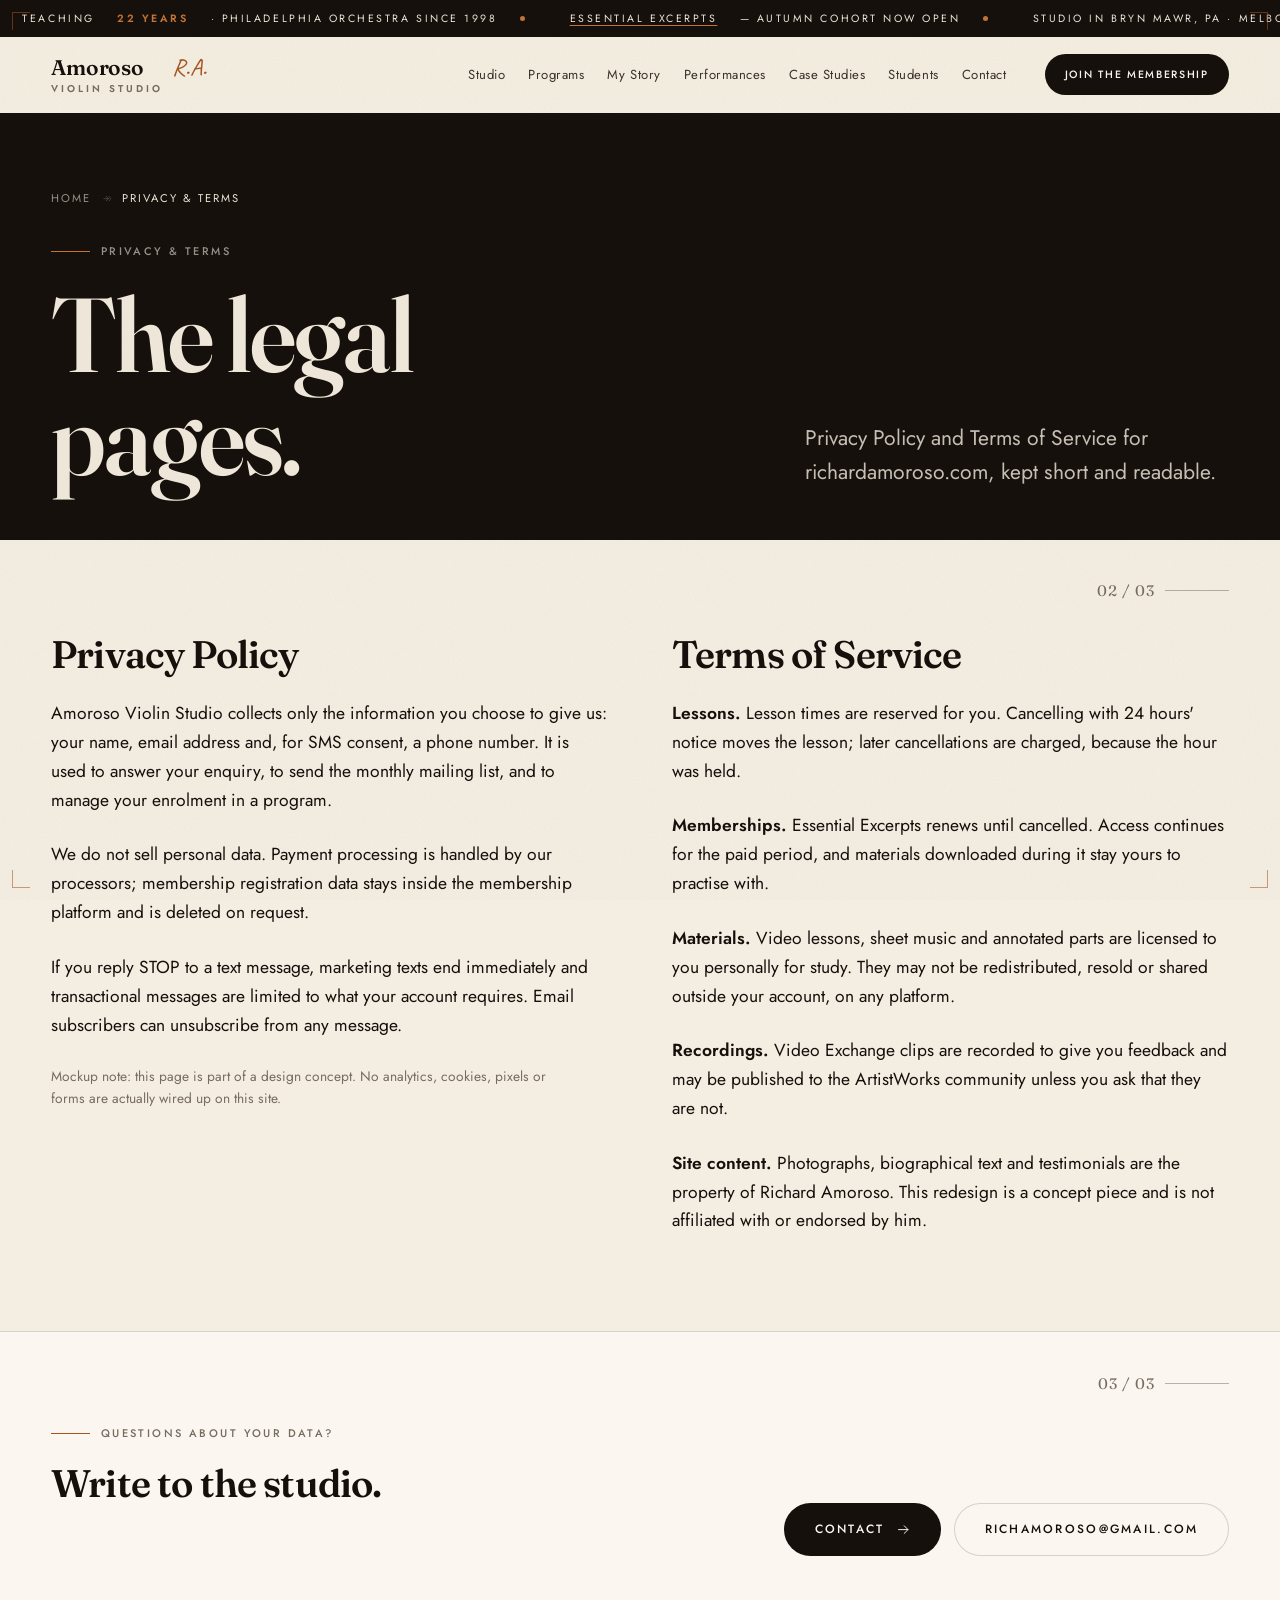
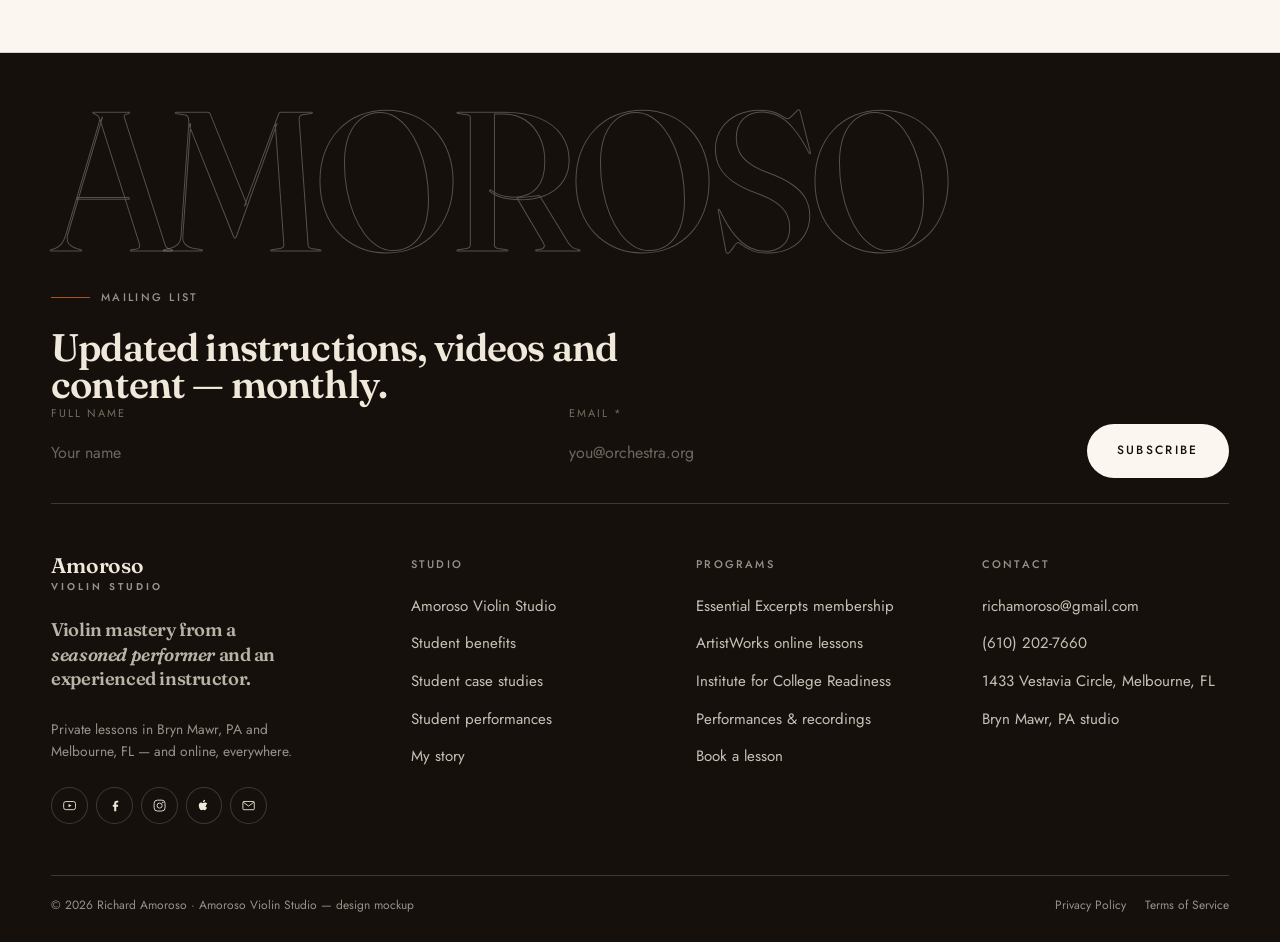
<file: richard-amoroso-redesign/legal.html>
<!DOCTYPE html>
<html lang="en">
<head>
<meta charset="utf-8">
<meta name="viewport" content="width=device-width,initial-scale=1">
<title>Privacy Policy & Terms of Service — Amoroso Violin Studio</title>
<meta name="description" content="Privacy Policy and Terms of Service for the Amoroso Violin Studio website.">
<link rel="preconnect" href="https://fonts.googleapis.com">
<link rel="preconnect" href="https://fonts.gstatic.com" crossorigin>
<link href="https://fonts.googleapis.com/css2?family=Fraunces:ital,opsz,wght@0,9..144,300..700;1,9..144,300..700&family=Jost:wght@300..600&family=Caveat:wght@500;600&display=swap" rel="stylesheet">
<link rel="stylesheet" href="assets/css/design.css">
<script src="assets/js/icons.js"></script>
<link rel="icon" href="data:image/svg+xml,%3Csvg xmlns='http://www.w3.org/2000/svg' viewBox='0 0 32 32'%3E%3Crect width='32' height='32' rx='7' fill='%2315100C'/%3E%3Ctext x='16' y='22' font-family='Georgia,serif' font-size='17' fill='%23C67433' text-anchor='middle'%3EA%3C/text%3E%3C/svg%3E">
</head>
<body>

<a class="skip" href="#main">Skip to content</a>
<div class="progress" aria-hidden="true"><i id="progressBar"></i></div>
<div class="frame" aria-hidden="true"><i></i><i></i><i></i><i></i></div>
<!-- ===== TICKER ===== -->
<div class="ticker">
  <div class="ticker-row loop">
    <span>Teaching <b style="color:var(--amber-2)">22 years</b> · Philadelphia Orchestra since 1998<i></i></span>
    <span><a href="programs.html">Essential Excerpts</a> — Autumn cohort now open<i></i></span>
    <span>Studio in Bryn&nbsp;Mawr, PA · Melbourne, FL · Online worldwide<i></i></span>
    <span>100+ students taught · Scholarships to Oberlin, Indiana, Eastman, Richmond<i></i></span>
  </div>
</div>
<!-- ===== HEADER ===== -->
<header class="hdr" id="hdr">
  <div class="wrap hdr-in">
    <a class="brand" href="index.html" aria-label="Amoroso Violin Studio — home">
      <span class="brand-mark">Amoroso<em>Violin Studio</em></span>
      <span class="brand-sig" aria-hidden="true">R.A.</span>
    </a>
    <nav class="nav" id="nav" aria-label="Primary">
      <a href="studio.html">Studio</a>
      <a href="programs.html">Programs</a>
      <a href="my-story.html">My Story</a>
      <a href="performances.html">Performances</a>
      <a href="case-studies.html">Case Studies</a>
      <a href="student-performances.html">Students</a>
      <a href="contact.html">Contact</a>
      <span class="nav-note">Bryn Mawr · Melbourne · Online</span>
    </nav>
    <div class="hdr-cta">
      <a class="btn btn--sm" href="programs.html"><span>Join the membership</span></a>
      <button class="icon-btn burger" id="burger" type="button" aria-controls="nav" aria-expanded="false" aria-label="Menu">
        <svg class="i-open" width="20" height="20" aria-hidden="true"><use href="#i-menu"></use></svg>
        <svg class="i-close" width="20" height="20" aria-hidden="true" style="display:none"><use href="#i-close"></use></svg>
      </button>
    </div>
  </div>
</header>
<main id="main">
<!-- ===== BANNER ===== -->
<section class="banner on-ink" style="background:var(--ink)">
  <div class="wrap">
    <nav class="crumbs" aria-label="Breadcrumb"><a href="index.html">Home</a><svg class="ic" aria-hidden="true"><use href="#i-double"></use></svg><span style="color:var(--on-ink)">Privacy & terms</span></nav>
    <div class="banner-grid">
      <div class="stack">
        <p class="label on-ink"><i class="dash"></i>Privacy & terms</p>
        <h1 class="d-1" style="color:var(--on-ink)">The legal<br>pages.</h1>
      </div>
      <div class="stack">
        <p class="lede" style="color:rgba(240,232,218,.82)">Privacy Policy and Terms of Service for richardamoroso.com, kept short and readable.</p>
        
      </div>
    </div>
  </div>
</section>


<section class="sec">
  <div class="wrap">
    <p class="idx">02 / 03</p>
    <div class="g g-2" style="gap:clamp(2rem,5vw,4.5rem);align-items:start">
      <article class="stack" data-reveal>
        <h2 class="d-3">Privacy Policy</h2>
        <p>Amoroso Violin Studio collects only the information you choose to give us: your name, email address and, for SMS consent, a phone number. It is used to answer your enquiry, to send the monthly mailing list, and to manage your enrolment in a program.</p>
        <p>We do not sell personal data. Payment processing is handled by our processors; membership registration data stays inside the membership platform and is deleted on request.</p>
        <p>If you reply STOP to a text message, marketing texts end immediately and transactional messages are limited to what your account requires. Email subscribers can unsubscribe from any message.</p>
        <p class="small">Mockup note: this page is part of a design concept. No analytics, cookies, pixels or forms are actually wired up on this site.</p>
      </article>
      <article class="stack" data-reveal>
        <h2 class="d-3">Terms of Service</h2>
        <p><strong>Lessons.</strong> Lesson times are reserved for you. Cancelling with 24 hours' notice moves the lesson; later cancellations are charged, because the hour was held.</p>
        <p><strong>Memberships.</strong> Essential Excerpts renews until cancelled. Access continues for the paid period, and materials downloaded during it stay yours to practise with.</p>
        <p><strong>Materials.</strong> Video lessons, sheet music and annotated parts are licensed to you personally for study. They may not be redistributed, resold or shared outside your account, on any platform.</p>
        <p><strong>Recordings.</strong> Video Exchange clips are recorded to give you feedback and may be published to the ArtistWorks community unless you ask that they are not.</p>
        <p><strong>Site content.</strong> Photographs, biographical text and testimonials are the property of Richard Amoroso. This redesign is a concept piece and is not affiliated with or endorsed by him.</p>
      </article>
    </div>
  </div>
</section>

<section class="sec bg-paper" style="border-block:1px solid var(--rule)">
  <div class="wrap">
    <p class="idx">03 / 03</p>
    <div class="g-split" style="align-items:center">
      <div class="stack" data-reveal>
        <p class="label"><i class="dash"></i>Questions about your data?</p>
        <h2 class="d-3">Write to the studio.</h2>
      </div>
      <div data-reveal style="display:flex;gap:.8rem;flex-wrap:wrap;justify-content:flex-end">
        <a class="btn" href="contact.html"><span>Contact</span><svg class="ic" aria-hidden="true"><use href="#i-arrow"></use></svg></a>
        <a class="btn btn--ghost" href="mailto:richamoroso@gmail.com"><span>richamoroso@gmail.com</span></a>
      </div>
    </div>
  </div>
</section>
</main>
<!-- ===== FOOTER ===== -->
<footer class="ftr">
  <div class="wrap">
    <div class="ftr-mark" aria-hidden="true">AMOROSO</div>
    <div class="g-split" style="align-items:center;padding-top:clamp(1rem,3vw,2rem)">
      <div class="stack">
        <p class="label on-ink"><i class="dash"></i>Mailing list</p>
        <h3 class="d-3" style="max-width:22ch">Updated instructions, videos and content — monthly.</h3>
      </div>
      <form class="nl" data-demo novalidate>
        <label class="field"><span>Full name</span><input type="text" name="name" placeholder="Your name" autocomplete="name"></label>
        <label class="field"><span>Email *</span><input type="email" name="email" placeholder="you@orchestra.org" required autocomplete="email"></label>
        <button class="btn btn--light" type="submit"><span>Subscribe</span></button>
      </form>
    </div>

    <div class="ftr-cols">
      <div class="stack">
        <a class="brand" href="index.html" style="align-items:flex-start;flex-direction:column;gap:.15rem">
          <span class="brand-mark" style="color:var(--on-ink)">Amoroso<em style="color:var(--on-ink-3)">Violin Studio</em></span>
        </a>
        <p class="display" style="font-size:1.15rem;line-height:1.35;color:rgba(240,232,218,.75);max-width:26ch">Violin mastery from a <em class="it">seasoned performer</em> and an experienced instructor.</p>
        <p class="small" style="color:var(--on-ink-3);max-width:32ch">Private lessons in Bryn Mawr, PA and Melbourne, FL — and online, everywhere.</p>
        <div class="socials">
          <a href="#" aria-label="YouTube"><svg class="ic" aria-hidden="true"><use href="#i-youtube"></use></svg></a>
          <a href="#" aria-label="Facebook"><svg class="ic" aria-hidden="true"><use href="#i-facebook"></use></svg></a>
          <a href="#" aria-label="Instagram"><svg class="ic" aria-hidden="true"><use href="#i-instagram"></use></svg></a>
          <a href="#" aria-label="Apple Podcasts"><svg class="ic" aria-hidden="true"><use href="#i-apple"></use></svg></a>
          <a href="#" aria-label="Email"><svg class="ic" aria-hidden="true"><use href="#i-mail"></use></svg></a>
        </div>
      </div>
      <div>
        <h5>Studio</h5>
        <ul class="ftr-links">
          <li><a href="studio.html">Amoroso Violin Studio</a></li>
          <li><a href="studio.html#benefits">Student benefits</a></li>
          <li><a href="case-studies.html">Student case studies</a></li>
          <li><a href="student-performances.html">Student performances</a></li>
          <li><a href="my-story.html">My story</a></li>
        </ul>
      </div>
      <div>
        <h5>Programs</h5>
        <ul class="ftr-links">
          <li><a href="programs.html">Essential Excerpts membership</a></li>
          <li><a href="programs.html#artistworks">ArtistWorks online lessons</a></li>
          <li><a href="programs.html#college">Institute for College Readiness</a></li>
          <li><a href="performances.html">Performances &amp; recordings</a></li>
          <li><a href="contact.html">Book a lesson</a></li>
        </ul>
      </div>
      <div>
        <h5>Contact</h5>
        <ul class="ftr-links">
          <li><a href="mailto:richamoroso@gmail.com">richamoroso@gmail.com</a></li>
          <li><a href="tel:+16102027660">(610) 202-7660</a></li>
          <li><a href="#">1433 Vestavia Circle, Melbourne, FL</a></li>
          <li><a href="#">Bryn Mawr, PA studio</a></li>
        </ul>
      </div>
    </div>

    <div class="ftr-bottom">
      <p>© <span data-year>2026</span> Richard Amoroso · Amoroso Violin Studio — design mockup</p>
      <p style="display:flex;gap:1.2rem"><a href="legal.html">Privacy Policy</a><a href="legal.html">Terms of Service</a></p>
    </div>
  </div>
</footer>
<button class="top-btn" id="toTop" type="button" aria-label="Back to top"><svg class="ic" aria-hidden="true"><use href="#i-arrow-up"></use></svg></button>

<script src="assets/js/icons.js"></script>
<script src="assets/js/main.js"></script>
</body>
</html>
</file>
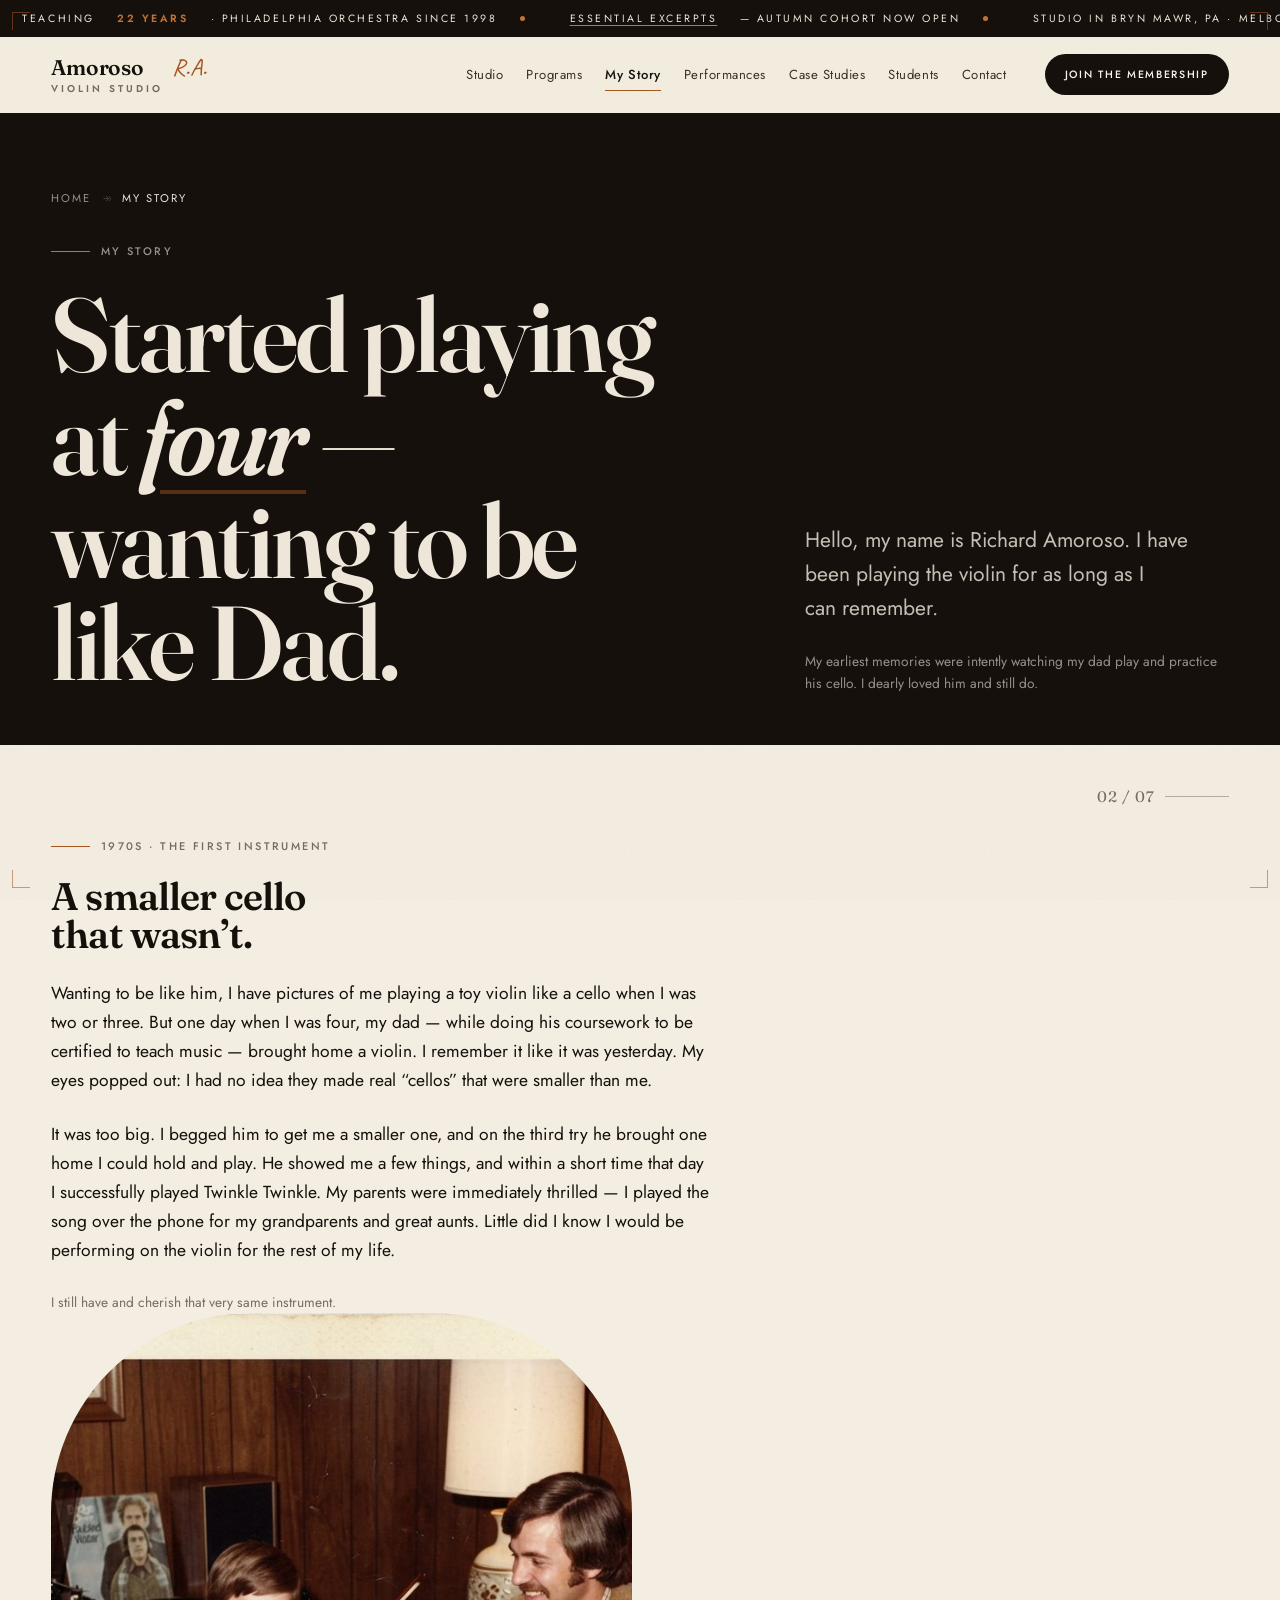
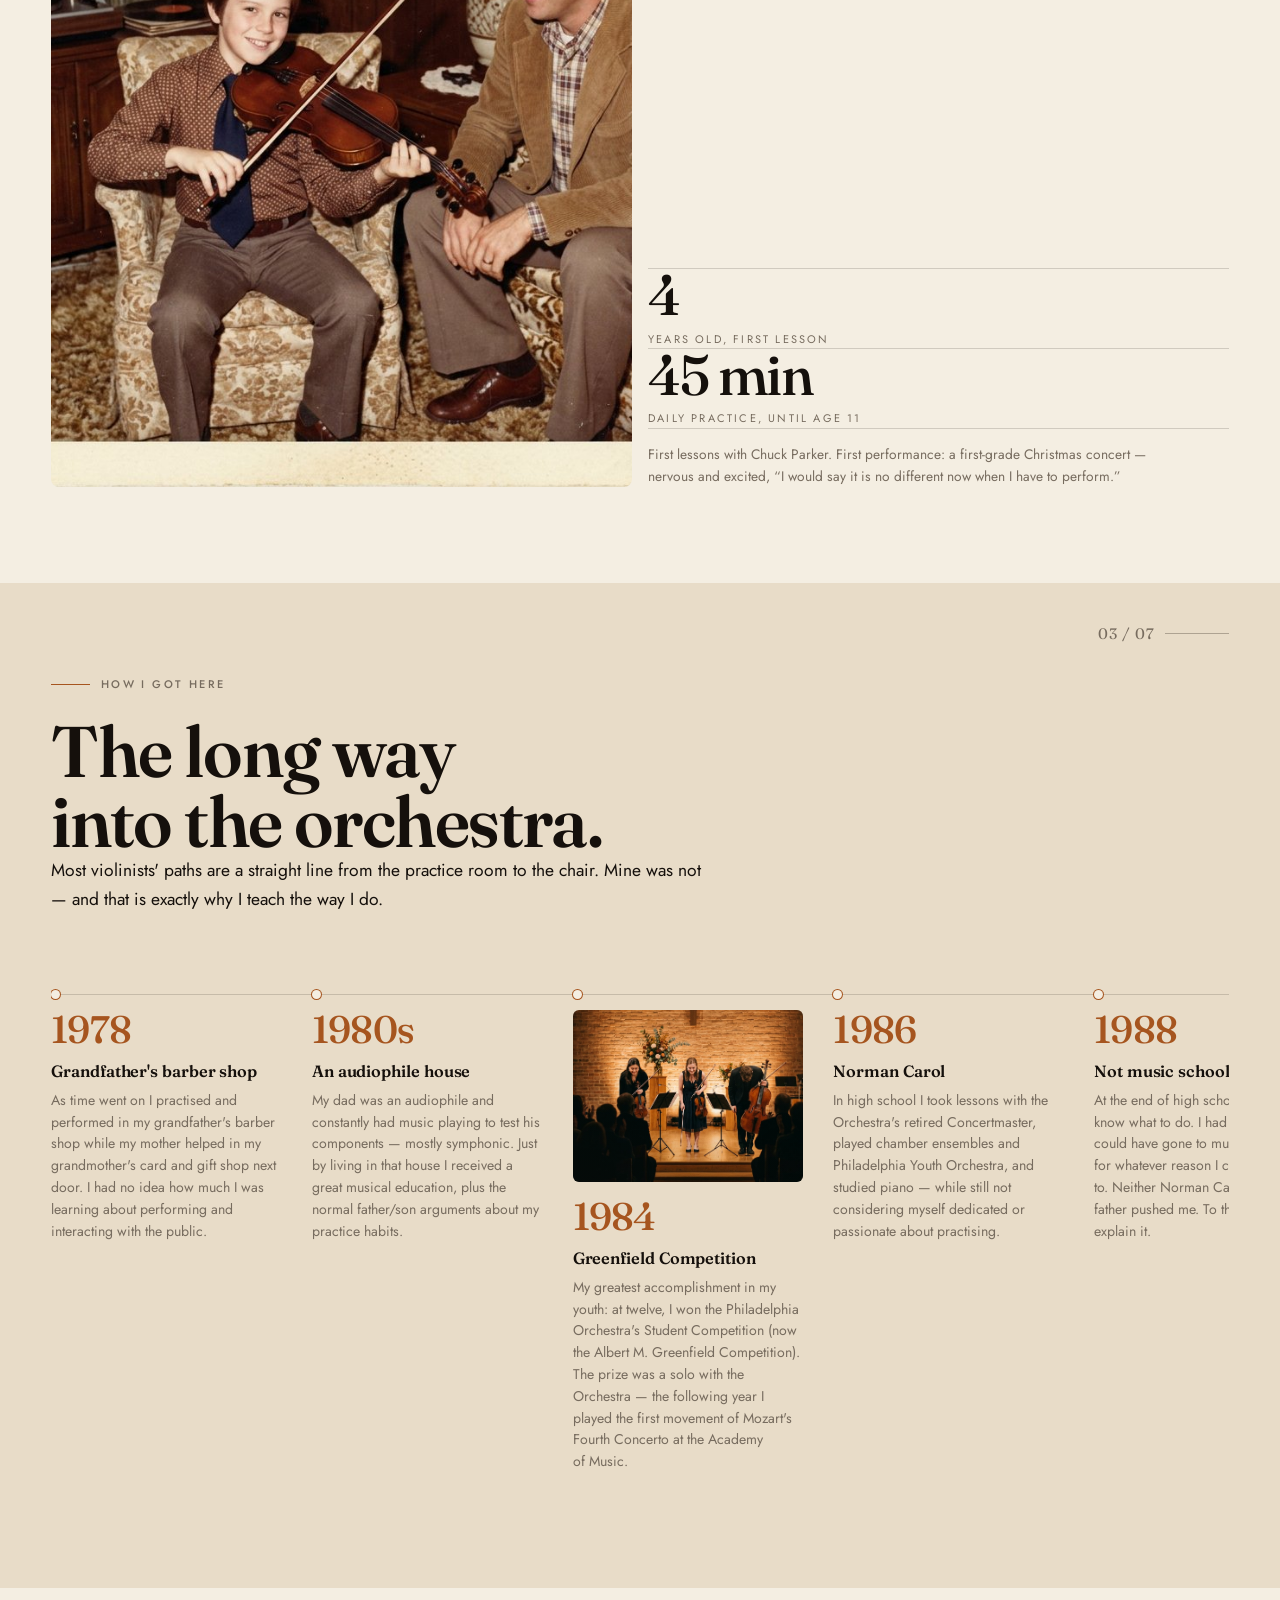
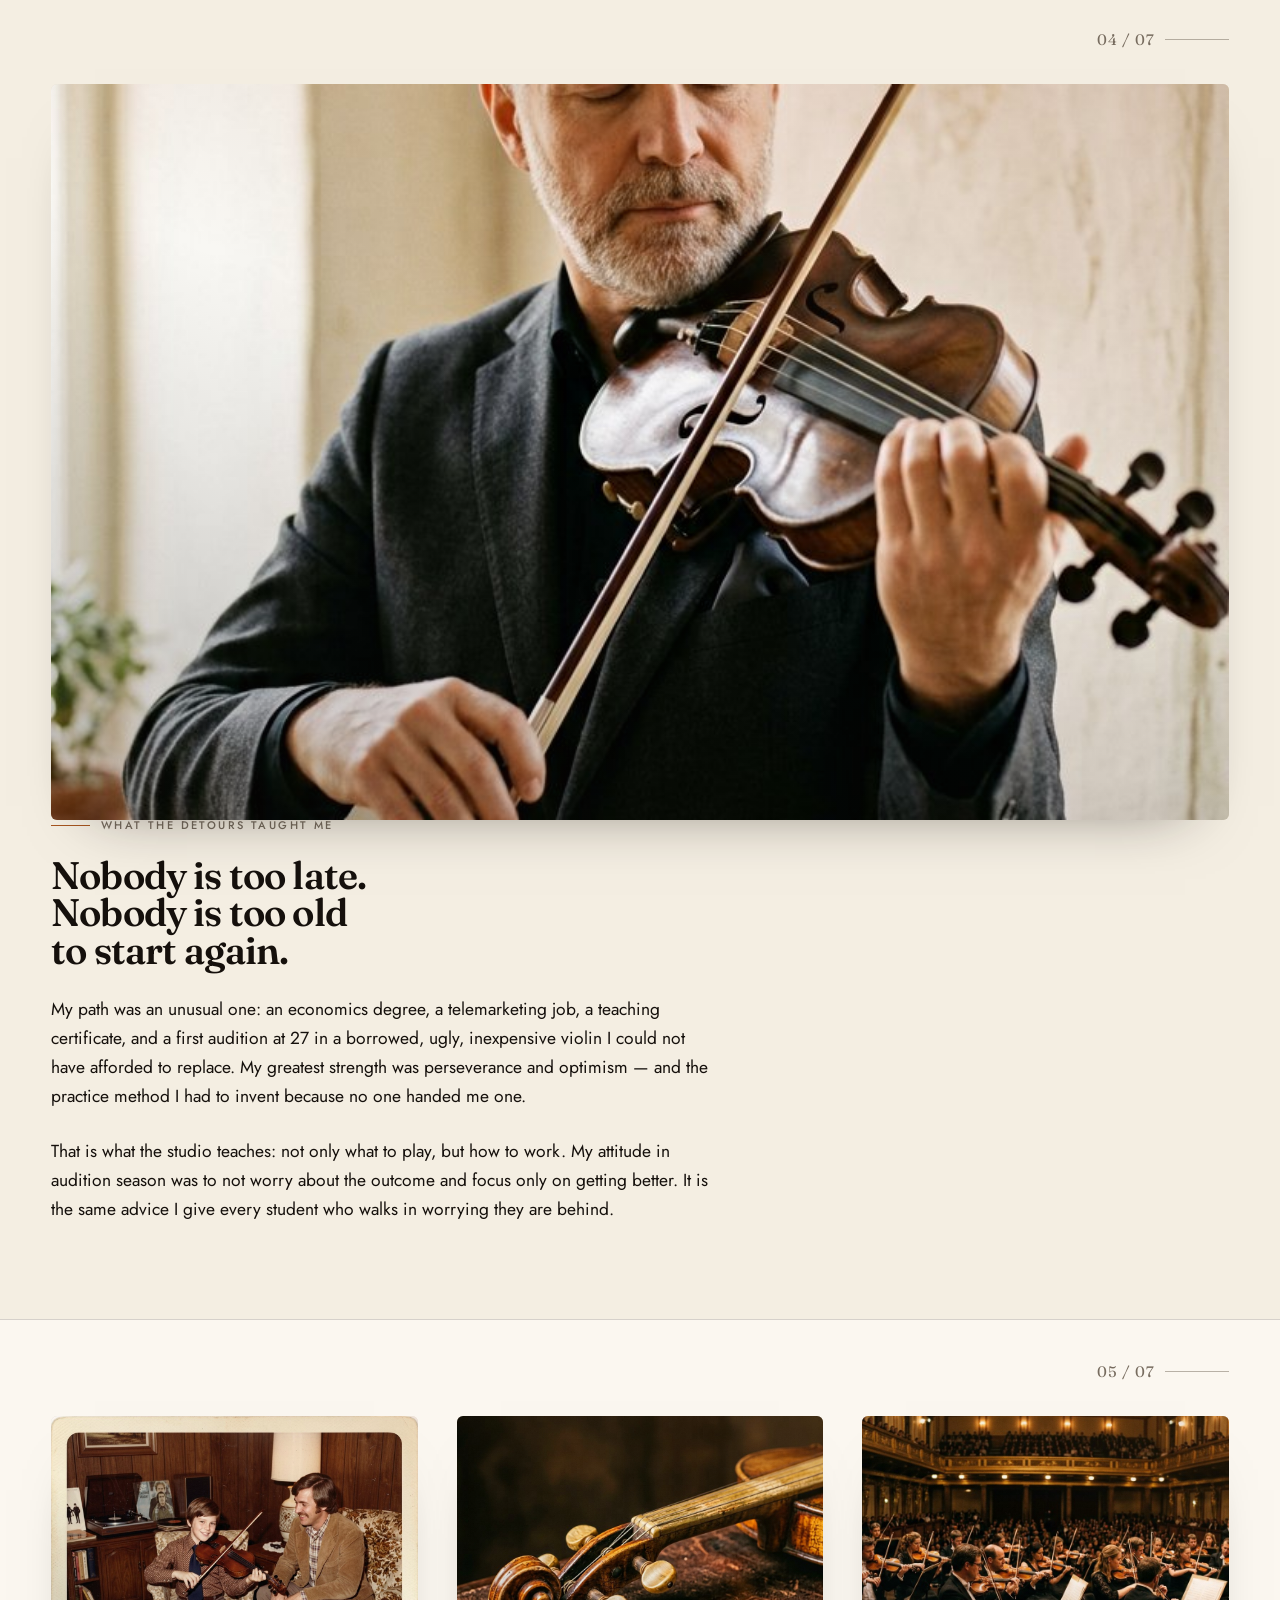
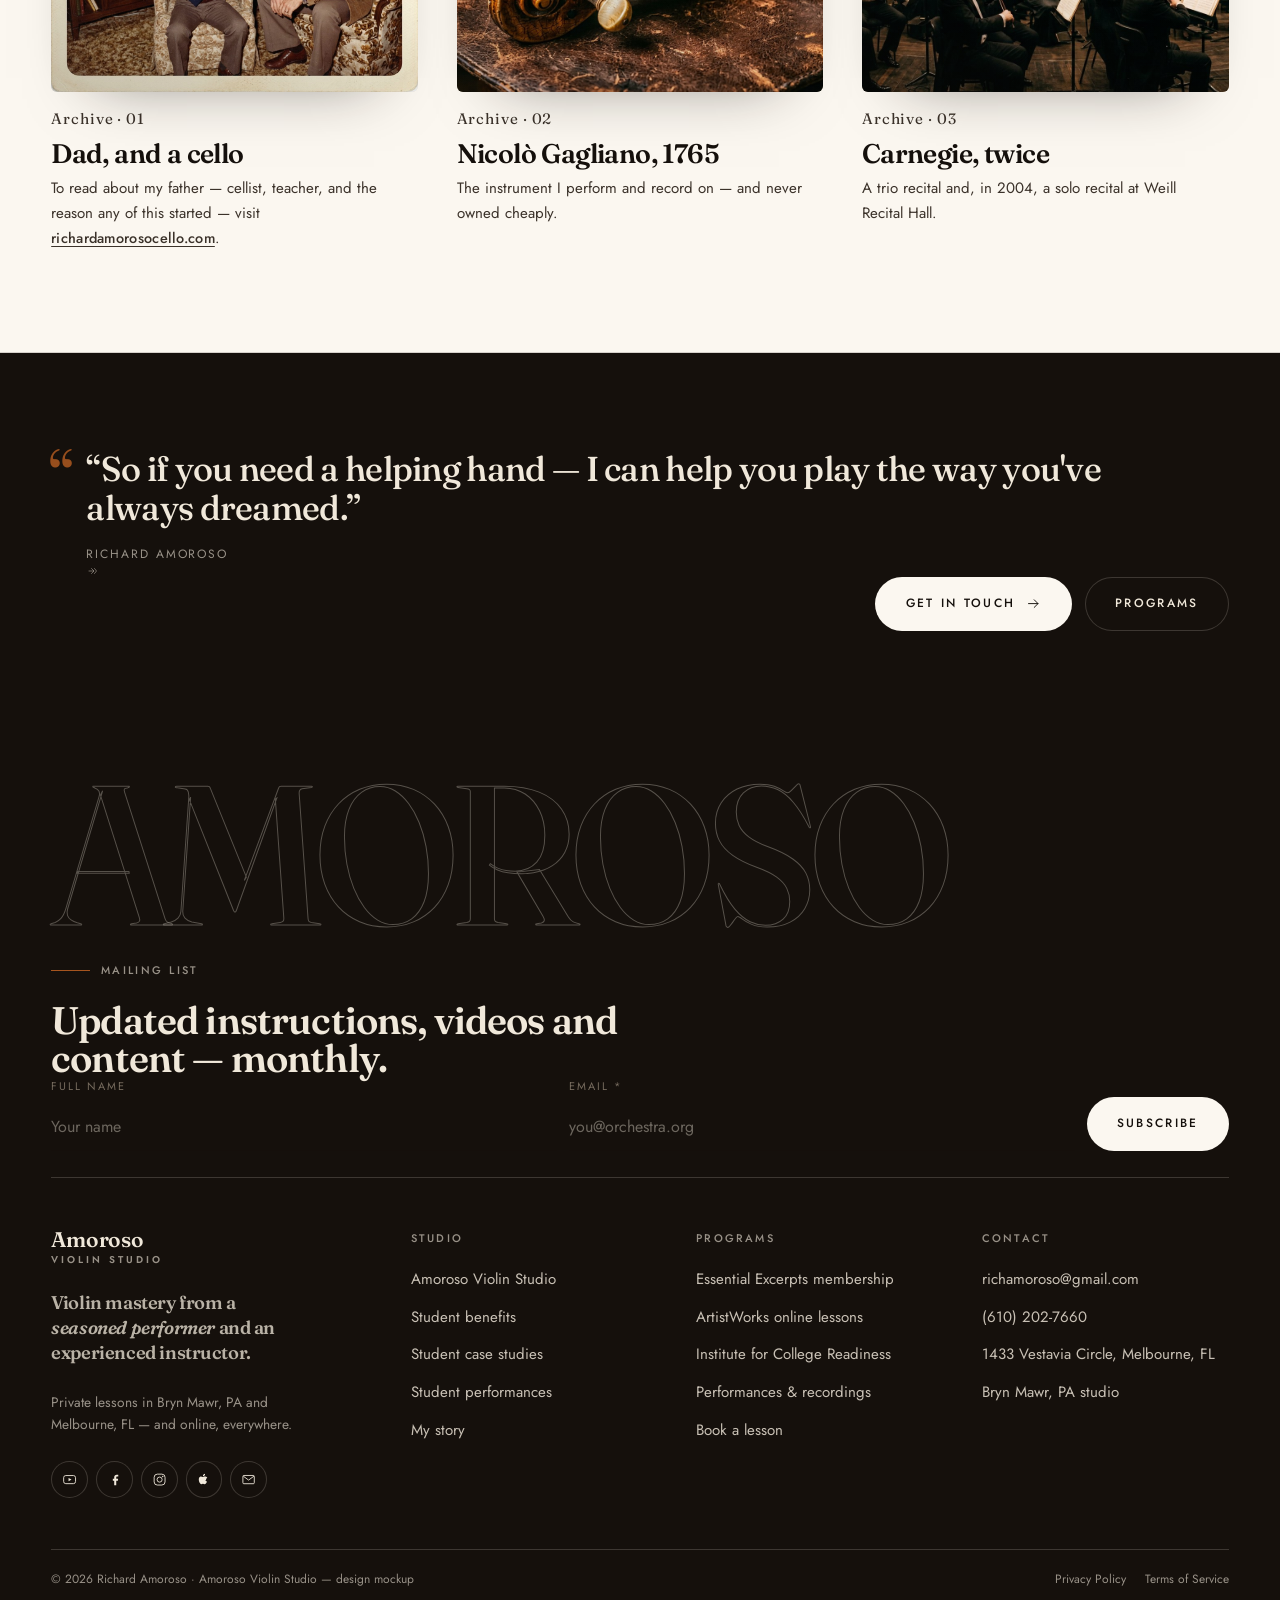
<file: richard-amoroso-redesign/my-story.html>
<!DOCTYPE html>
<html lang="en">
<head>
<meta charset="utf-8">
<meta name="viewport" content="width=device-width,initial-scale=1">
<title>My Story — Richard Amoroso, violinist and teacher</title>
<meta name="description" content="From a toy violin at age two to the First Violin Section of The Philadelphia Orchestra in 1998: Richard Amoroso's unusually indirect road into the orchestra, and what it taught him about practice.">
<link rel="preconnect" href="https://fonts.googleapis.com">
<link rel="preconnect" href="https://fonts.gstatic.com" crossorigin>
<link href="https://fonts.googleapis.com/css2?family=Fraunces:ital,opsz,wght@0,9..144,300..700;1,9..144,300..700&family=Jost:wght@300..600&family=Caveat:wght@500;600&display=swap" rel="stylesheet">
<link rel="stylesheet" href="assets/css/design.css">
<script src="assets/js/icons.js"></script>
<link rel="icon" href="data:image/svg+xml,%3Csvg xmlns='http://www.w3.org/2000/svg' viewBox='0 0 32 32'%3E%3Crect width='32' height='32' rx='7' fill='%2315100C'/%3E%3Ctext x='16' y='22' font-family='Georgia,serif' font-size='17' fill='%23C67433' text-anchor='middle'%3EA%3C/text%3E%3C/svg%3E">
</head>
<body>

<a class="skip" href="#main">Skip to content</a>
<div class="progress" aria-hidden="true"><i id="progressBar"></i></div>
<div class="frame" aria-hidden="true"><i></i><i></i><i></i><i></i></div>
<!-- ===== TICKER ===== -->
<div class="ticker">
  <div class="ticker-row loop">
    <span>Teaching <b style="color:var(--amber-2)">22 years</b> · Philadelphia Orchestra since 1998<i></i></span>
    <span><a href="programs.html">Essential Excerpts</a> — Autumn cohort now open<i></i></span>
    <span>Studio in Bryn&nbsp;Mawr, PA · Melbourne, FL · Online worldwide<i></i></span>
    <span>100+ students taught · Scholarships to Oberlin, Indiana, Eastman, Richmond<i></i></span>
  </div>
</div>
<!-- ===== HEADER ===== -->
<header class="hdr" id="hdr">
  <div class="wrap hdr-in">
    <a class="brand" href="index.html" aria-label="Amoroso Violin Studio — home">
      <span class="brand-mark">Amoroso<em>Violin Studio</em></span>
      <span class="brand-sig" aria-hidden="true">R.A.</span>
    </a>
    <nav class="nav" id="nav" aria-label="Primary">
      <a href="studio.html">Studio</a>
      <a href="programs.html">Programs</a>
      <a href="my-story.html" aria-current="page">My Story</a>
      <a href="performances.html">Performances</a>
      <a href="case-studies.html">Case Studies</a>
      <a href="student-performances.html">Students</a>
      <a href="contact.html">Contact</a>
      <span class="nav-note">Bryn Mawr · Melbourne · Online</span>
    </nav>
    <div class="hdr-cta">
      <a class="btn btn--sm" href="programs.html"><span>Join the membership</span></a>
      <button class="icon-btn burger" id="burger" type="button" aria-controls="nav" aria-expanded="false" aria-label="Menu">
        <svg class="i-open" width="20" height="20" aria-hidden="true"><use href="#i-menu"></use></svg>
        <svg class="i-close" width="20" height="20" aria-hidden="true" style="display:none"><use href="#i-close"></use></svg>
      </button>
    </div>
  </div>
</header>
<main id="main">
<!-- ===== BANNER ===== -->
<section class="banner on-ink" style="background:var(--ink)">
  <div class="wrap">
    <nav class="crumbs" aria-label="Breadcrumb"><a href="index.html">Home</a><svg class="ic" aria-hidden="true"><use href="#i-double"></use></svg><span style="color:var(--on-ink)">My story</span></nav>
    <div class="banner-grid">
      <div class="stack">
        <p class="label on-ink"><i class="dash"></i>My story</p>
        <h1 class="d-1" style="color:var(--on-ink)">Started playing<br>at <em>four</em> —<br>wanting to be<br>like Dad.</h1>
      </div>
      <div class="stack">
        <p class="lede" style="color:rgba(240,232,218,.82)">Hello, my name is Richard Amoroso. I have been playing the violin for as long as I can remember.</p>
        <p class="small" style="color:var(--on-ink-3)">My earliest memories were intently watching my dad play and practice his cello. I dearly loved him and still do.</p>
      </div>
    </div>
  </div>
</section>


<section class="sec">
  <div class="wrap">
    <p class="idx">02 / 07</p>
    <div class="g-split" style="align-items:start">
      <div class="stack" data-reveal>
        <p class="label"><i class="dash"></i>1970s · the first instrument</p>
        <h2 class="d-3">A smaller cello<br>that wasn’t.</h2>
        <p>Wanting to be like him, I have pictures of me playing a toy violin like a cello when I was two or three. But one day when I was four, my dad — while doing his coursework to be certified to teach music — brought home a violin. I remember it like it was yesterday. My eyes popped out: I had no idea they made real “cellos” that were smaller than me.</p>
        <p>It was too big. I begged him to get me a smaller one, and on the third try he brought one home I could hold and play. He showed me a few things, and within a short time that day I successfully played Twinkle Twinkle. My parents were immediately thrilled — I played the song over the phone for my grandparents and great aunts. Little did I know I would be performing on the violin for the rest of my life.</p>
        <p class="small">I still have and cherish that very same instrument.</p>
      </div>
      <div class="g g-2" data-reveal="scale" style="gap:1rem">
        <figure class="ph ph--arch ph--raw" style="aspect-ratio:3/4"><img src="assets/img/young-richard.jpg" alt="Richard as a child, playing at home" width="700" height="930"><figcaption class="cap"><b>Archive</b><span>c.1975</span></figcaption></figure>
        <div class="stack" style="align-content:end;gap:.9rem">
          <div class="stats" style="grid-template-columns:1fr">
            <div style="border:0;padding:0"><b data-count="4">0</b><span>Years old, first lesson</span></div>
            <div style="border:0;padding:0;border-top:1px solid var(--rule)"><b data-count="45" data-suffix=" min">0</b><span>Daily practice, until age 11</span></div>
          </div>
          <p class="small">First lessons with Chuck Parker. First performance: a first-grade Christmas concert — nervous and excited, “I would say it is no different now when I have to perform.”</p>
        </div>
      </div>
    </div>
  </div>
</section>

<section class="sec on-sand">
  <div class="wrap">
    <p class="idx">03 / 07</p>
    <div class="g-head" style="margin-bottom:clamp(1.2rem,2.4vw,2rem)">
      <div class="stack"><p class="label" data-reveal><i class="dash"></i>How I got here</p><h2 class="d-2" data-reveal>The long way<br>into the orchestra.</h2></div>
      <p data-reveal>Most violinists' paths are a straight line from the practice room to the chair. Mine was not — and that is exactly why I teach the way I do.</p>
    </div>
    <div class="tl">
      <ol class="tl-track">
        <li class="tl-item"><span class="tl-year">1978</span><h4>Grandfather's barber shop</h4><p>As time went on I practised and performed in my grandfather's barber shop while my mother helped in my grandmother's card and gift shop next door. I had no idea how much I was learning about performing and interacting with the public.</p></li>
        <li class="tl-item"><span class="tl-year">1980s</span><h4>An audiophile house</h4><p>My dad was an audiophile and constantly had music playing to test his components — mostly symphonic. Just by living in that house I received a great musical education, plus the normal father/son arguments about my practice habits.</p></li>
        <li class="tl-item"><figure class="ph ph--s" style="aspect-ratio:4/3;margin-bottom:.9rem"><img src="assets/img/recital.jpg" alt="A youth soloist with orchestra" width="600" height="450"></figure><span class="tl-year">1984</span><h4>Greenfield Competition</h4><p>My greatest accomplishment in my youth: at twelve, I won the Philadelphia Orchestra's Student Competition (now the Albert M. Greenfield Competition). The prize was a solo with the Orchestra — the following year I played the first movement of Mozart's Fourth Concerto at the Academy of Music.</p></li>
        <li class="tl-item"><span class="tl-year">1986</span><h4>Norman Carol</h4><p>In high school I took lessons with the Orchestra's retired Concertmaster, played chamber ensembles and Philadelphia Youth Orchestra, and studied piano — while still not considering myself dedicated or passionate about practising.</p></li>
        <li class="tl-item"><span class="tl-year">1988</span><h4>Not music school</h4><p>At the end of high school I truly did not know what to do. I had the ability and could have gone to music school, but for whatever reason I chose not to. Neither Norman Carol nor my father pushed me. To this day I can't explain it.</p></li>
        <li class="tl-item"><span class="tl-year">1990</span><h4>Villanova → Dickinson</h4><p>Two years at Villanova, initially as an Electrical Engineering major (I nearly failed Calculus), then Accounting. I transferred to Dickinson College and graduated in Economics — in four years total, so it cost my parents nothing extra.</p></li>
        <li class="tl-item"><span class="tl-year">1992</span><h4>Telemarketer</h4><p>After Dickinson I had no passion for the jobs I was interviewing for. My lowest point was taking a job as a telemarketer. In between, part-time work at a golf course, where I became a half-decent golfer.</p></li>
        <li class="tl-item"><span class="tl-year">1993</span><h4>Back to school — to teach</h4><p>I followed my father's footsteps and got certified to teach music at Immaculata College, student teaching at Lower Merion HS in Ardmore. Meanwhile I played freelance gigs on the violin, including a solo with my dad and the Philly Pops in my senior year of high school.</p></li>
        <li class="tl-item"><span class="tl-year">1994</span><h4>The Pops second violin chair</h4><p>The Philly Pops conductor and personnel manager — who had heard me play — hired me into the second violin section. That is how I met a player who had just left Curtis and was in the Concerto Soloists. We played golf; I asked for a lesson; and all of a sudden I got the bug to practise.</p></li>
        <li class="tl-item"><span class="tl-year">1994</span><h4>One student, one sentence</h4><p>The most important day: subbing as a band teacher in a middle school, a student overheard me practising during a break and told me I was talented. That is when the direction of my life really started to change.</p></li>
        <li class="tl-item"><figure class="ph ph--s" style="aspect-ratio:4/3;margin-bottom:.9rem"><img src="assets/img/violin-1765.jpg" alt="The Nicolò Gagliano, Naples 1765" width="600" height="450"></figure><span class="tl-year">1995</span><h4>My own version of music school</h4><p>I asked my dad if it was too late to pursue the violin at 23, without a music degree. He told me to go for it. So I studied with William DePasquale, Rafael Druian and David Arben among others, and practised in amounts and ways I never had in my whole life.</p></li>
        <li class="tl-item"><span class="tl-year">1997</span><h4>The calculated gamble</h4><p>In two years I won a position with Concerto Soloists and got onto the Philadelphia Orchestra's B sub list. At 27 I had a tough decision: keep the gigs, or protect the practice hours. I quit being a member of Concerto Soloists.</p></li>
        <li class="tl-item"><figure class="ph ph--s" style="aspect-ratio:4/3;margin-bottom:.9rem"><img src="assets/img/orchestra.jpg" alt="With The Philadelphia Orchestra" width="600" height="450"></figure><span class="tl-year">1998</span><h4>First violin, Philadelphia</h4><p>That September I was in the finals of the Cincinnati Symphony for the third time. But everything was pointed at Philadelphia. My first round felt horrible — and then I let go and was myself. Each round I gained confidence, and ultimately won a position in the First Violin Section.</p></li>
        <li class="tl-item"><span class="tl-year">2004</span><h4>The studio</h4><p>The same year I returned to Carnegie for a solo recital, I founded Amoroso Violin Studio — twenty-two years and more than one hundred students later.</p></li>
        <li class="tl-item"><span class="tl-year">TODAY</span><h4>Where you go from here</h4><p>My uncle, also a musician, told me soon after I got into the Orchestra how fortunate I was, and to never lose sight of it. He was right. I truly love music and what I get to do day in and day out.</p></li>
      </ol>
    </div>
  </div>
</section>

<section class="sec">
  <div class="wrap">
    <p class="idx">04 / 07</p>
    <div class="g-split-r">
      <figure class="ph ph--s" data-reveal="scale" style="aspect-ratio:16/10">
        <img src="assets/img/richard-now.jpg" alt="Richard Amoroso today" width="1000" height="625">
      </figure>
      <div class="stack" data-reveal>
        <p class="label"><i class="dash"></i>What the detours taught me</p>
        <h2 class="d-3">Nobody is too late.<br>Nobody is too old<br>to start again.</h2>
        <p>My path was an unusual one: an economics degree, a telemarketing job, a teaching certificate, and a first audition at 27 in a borrowed, ugly, inexpensive violin I could not have afforded to replace. My greatest strength was perseverance and optimism — and the practice method I had to invent because no one handed me one.</p>
        <p>That is what the studio teaches: not only what to play, but how to work. My attitude in audition season was to not worry about the outcome and focus only on getting better. It is the same advice I give every student who walks in worrying they are behind.</p>
      </div>
    </div>
  </div>
</section>

<section class="sec bg-paper" style="border-block:1px solid var(--rule)">
  <div class="wrap">
    <p class="idx">05 / 07</p>
    <div class="g g-3">
      <article class="card" data-reveal>
        <figure class="ph ph--s"><img src="assets/img/young-richard.jpg" alt="Family archive photograph" width="700" height="700"></figure>
        <div class="card-body"><p class="card-num">Archive · 01</p><h3 class="card-title"><span>Dad, and a cello</span></h3><p>To read about my father — cellist, teacher, and the reason any of this started — visit <a class="link" href="https://richardamorosocello.com" style="border:0;text-decoration:underline;text-underline-offset:3px">richardamorosocello.com</a>.</p></div>
      </article>
      <article class="card" data-reveal>
        <figure class="ph ph--s"><img src="assets/img/violin-1765.jpg" alt="The 1765 Nicolò Gagliano" width="700" height="700"></figure>
        <div class="card-body"><p class="card-num">Archive · 02</p><h3 class="card-title"><span>Nicolò Gagliano, 1765</span></h3><p>The instrument I perform and record on — and never owned cheaply.</p></div>
      </article>
      <article class="card" data-reveal>
        <figure class="ph ph--s"><img src="assets/img/orchestra.jpg" alt="Solo recital" width="700" height="700"></figure>
        <div class="card-body"><p class="card-num">Archive · 03</p><h3 class="card-title"><span>Carnegie, twice</span></h3><p>A trio recital and, in 2004, a solo recital at Weill Recital Hall.</p></div>
      </article>
    </div>
  </div>
</section>

<section class="sec on-ink">
  <div class="wrap">
    <div class="g-split" style="align-items:center">
      <div class="quote" data-reveal>
        <p class="pull pull--wide" style="color:var(--on-ink)">“So if you need a helping hand — I can help you play the way you've always dreamed.”</p>
        <p class="quote-by" style="color:var(--on-ink-3)">Richard Amoroso<svg class="ic" aria-hidden="true"><use href="#i-double"></use></svg></p>
      </div>
      <div style="display:flex;gap:.8rem;flex-wrap:wrap;justify-content:flex-end" data-reveal>
        <a class="btn btn--light" href="contact.html"><span>Get in touch</span><svg class="ic" aria-hidden="true"><use href="#i-arrow"></use></svg></a>
        <a class="btn btn--ghost" style="--fg:var(--on-ink);box-shadow:inset 0 0 0 1px var(--rule-on-ink)" href="programs.html"><span>Programs</span></a>
      </div>
    </div>
  </div>
</section>
</main>
<!-- ===== FOOTER ===== -->
<footer class="ftr">
  <div class="wrap">
    <div class="ftr-mark" aria-hidden="true">AMOROSO</div>
    <div class="g-split" style="align-items:center;padding-top:clamp(1rem,3vw,2rem)">
      <div class="stack">
        <p class="label on-ink"><i class="dash"></i>Mailing list</p>
        <h3 class="d-3" style="max-width:22ch">Updated instructions, videos and content — monthly.</h3>
      </div>
      <form class="nl" data-demo novalidate>
        <label class="field"><span>Full name</span><input type="text" name="name" placeholder="Your name" autocomplete="name"></label>
        <label class="field"><span>Email *</span><input type="email" name="email" placeholder="you@orchestra.org" required autocomplete="email"></label>
        <button class="btn btn--light" type="submit"><span>Subscribe</span></button>
      </form>
    </div>

    <div class="ftr-cols">
      <div class="stack">
        <a class="brand" href="index.html" style="align-items:flex-start;flex-direction:column;gap:.15rem">
          <span class="brand-mark" style="color:var(--on-ink)">Amoroso<em style="color:var(--on-ink-3)">Violin Studio</em></span>
        </a>
        <p class="display" style="font-size:1.15rem;line-height:1.35;color:rgba(240,232,218,.75);max-width:26ch">Violin mastery from a <em class="it">seasoned performer</em> and an experienced instructor.</p>
        <p class="small" style="color:var(--on-ink-3);max-width:32ch">Private lessons in Bryn Mawr, PA and Melbourne, FL — and online, everywhere.</p>
        <div class="socials">
          <a href="#" aria-label="YouTube"><svg class="ic" aria-hidden="true"><use href="#i-youtube"></use></svg></a>
          <a href="#" aria-label="Facebook"><svg class="ic" aria-hidden="true"><use href="#i-facebook"></use></svg></a>
          <a href="#" aria-label="Instagram"><svg class="ic" aria-hidden="true"><use href="#i-instagram"></use></svg></a>
          <a href="#" aria-label="Apple Podcasts"><svg class="ic" aria-hidden="true"><use href="#i-apple"></use></svg></a>
          <a href="#" aria-label="Email"><svg class="ic" aria-hidden="true"><use href="#i-mail"></use></svg></a>
        </div>
      </div>
      <div>
        <h5>Studio</h5>
        <ul class="ftr-links">
          <li><a href="studio.html">Amoroso Violin Studio</a></li>
          <li><a href="studio.html#benefits">Student benefits</a></li>
          <li><a href="case-studies.html">Student case studies</a></li>
          <li><a href="student-performances.html">Student performances</a></li>
          <li><a href="my-story.html">My story</a></li>
        </ul>
      </div>
      <div>
        <h5>Programs</h5>
        <ul class="ftr-links">
          <li><a href="programs.html">Essential Excerpts membership</a></li>
          <li><a href="programs.html#artistworks">ArtistWorks online lessons</a></li>
          <li><a href="programs.html#college">Institute for College Readiness</a></li>
          <li><a href="performances.html">Performances &amp; recordings</a></li>
          <li><a href="contact.html">Book a lesson</a></li>
        </ul>
      </div>
      <div>
        <h5>Contact</h5>
        <ul class="ftr-links">
          <li><a href="mailto:richamoroso@gmail.com">richamoroso@gmail.com</a></li>
          <li><a href="tel:+16102027660">(610) 202-7660</a></li>
          <li><a href="#">1433 Vestavia Circle, Melbourne, FL</a></li>
          <li><a href="#">Bryn Mawr, PA studio</a></li>
        </ul>
      </div>
    </div>

    <div class="ftr-bottom">
      <p>© <span data-year>2026</span> Richard Amoroso · Amoroso Violin Studio — design mockup</p>
      <p style="display:flex;gap:1.2rem"><a href="legal.html">Privacy Policy</a><a href="legal.html">Terms of Service</a></p>
    </div>
  </div>
</footer>
<button class="top-btn" id="toTop" type="button" aria-label="Back to top"><svg class="ic" aria-hidden="true"><use href="#i-arrow-up"></use></svg></button>
<!-- ===== LEAD MAGNET MODAL ===== -->
<div class="modal" id="guide" role="dialog" aria-modal="true" aria-labelledby="guide-h">
  <div class="modal-bd" data-close></div>
  <div class="modal-box">
    <button class="modal-x" type="button" data-close aria-label="Close"><svg class="ic" aria-hidden="true"><use href="#i-close"></use></svg></button>
    <figure class="ph ph--raw"><img src="assets/img/score.jpg" alt="Annotated orchestral excerpt part" width="700" height="900"></figure>
    <div class="modal-body">
      <p class="label"><i class="dash"></i>Free guide</p>
      <h2 class="d-3" id="guide-h">The Audition-Readiness<br>Checklist</h2>
      <p>What an audition committee hears in the first sixty seconds of your first-round excerpt — eight checkpoints, plus what to do in the practice room about each one.</p>
      <form class="form" data-demo novalidate>
        <div class="form-grid">
          <label class="field"><span>Name</span><input type="text" name="name" placeholder="First name" autocomplete="given-name"></label>
          <label class="field"><span>Email *</span><input type="email" name="email" placeholder="you@email.com" required autocomplete="email"></label>
        </div>
        <label class="check"><input type="checkbox" checked><span>I consent to receive transactional messages related to my account, orders or services I have requested. Message frequency may vary; message and data rates may apply.</span></label>
        <button class="btn btn--full" type="submit"><span>Download free guide</span><svg class="ic" aria-hidden="true"><use href="#i-download"></use></svg></button>
      </form>
    </div>
  </div>
</div>

<script src="assets/js/icons.js"></script>
<script src="assets/js/main.js"></script>
</body>
</html>
</file>
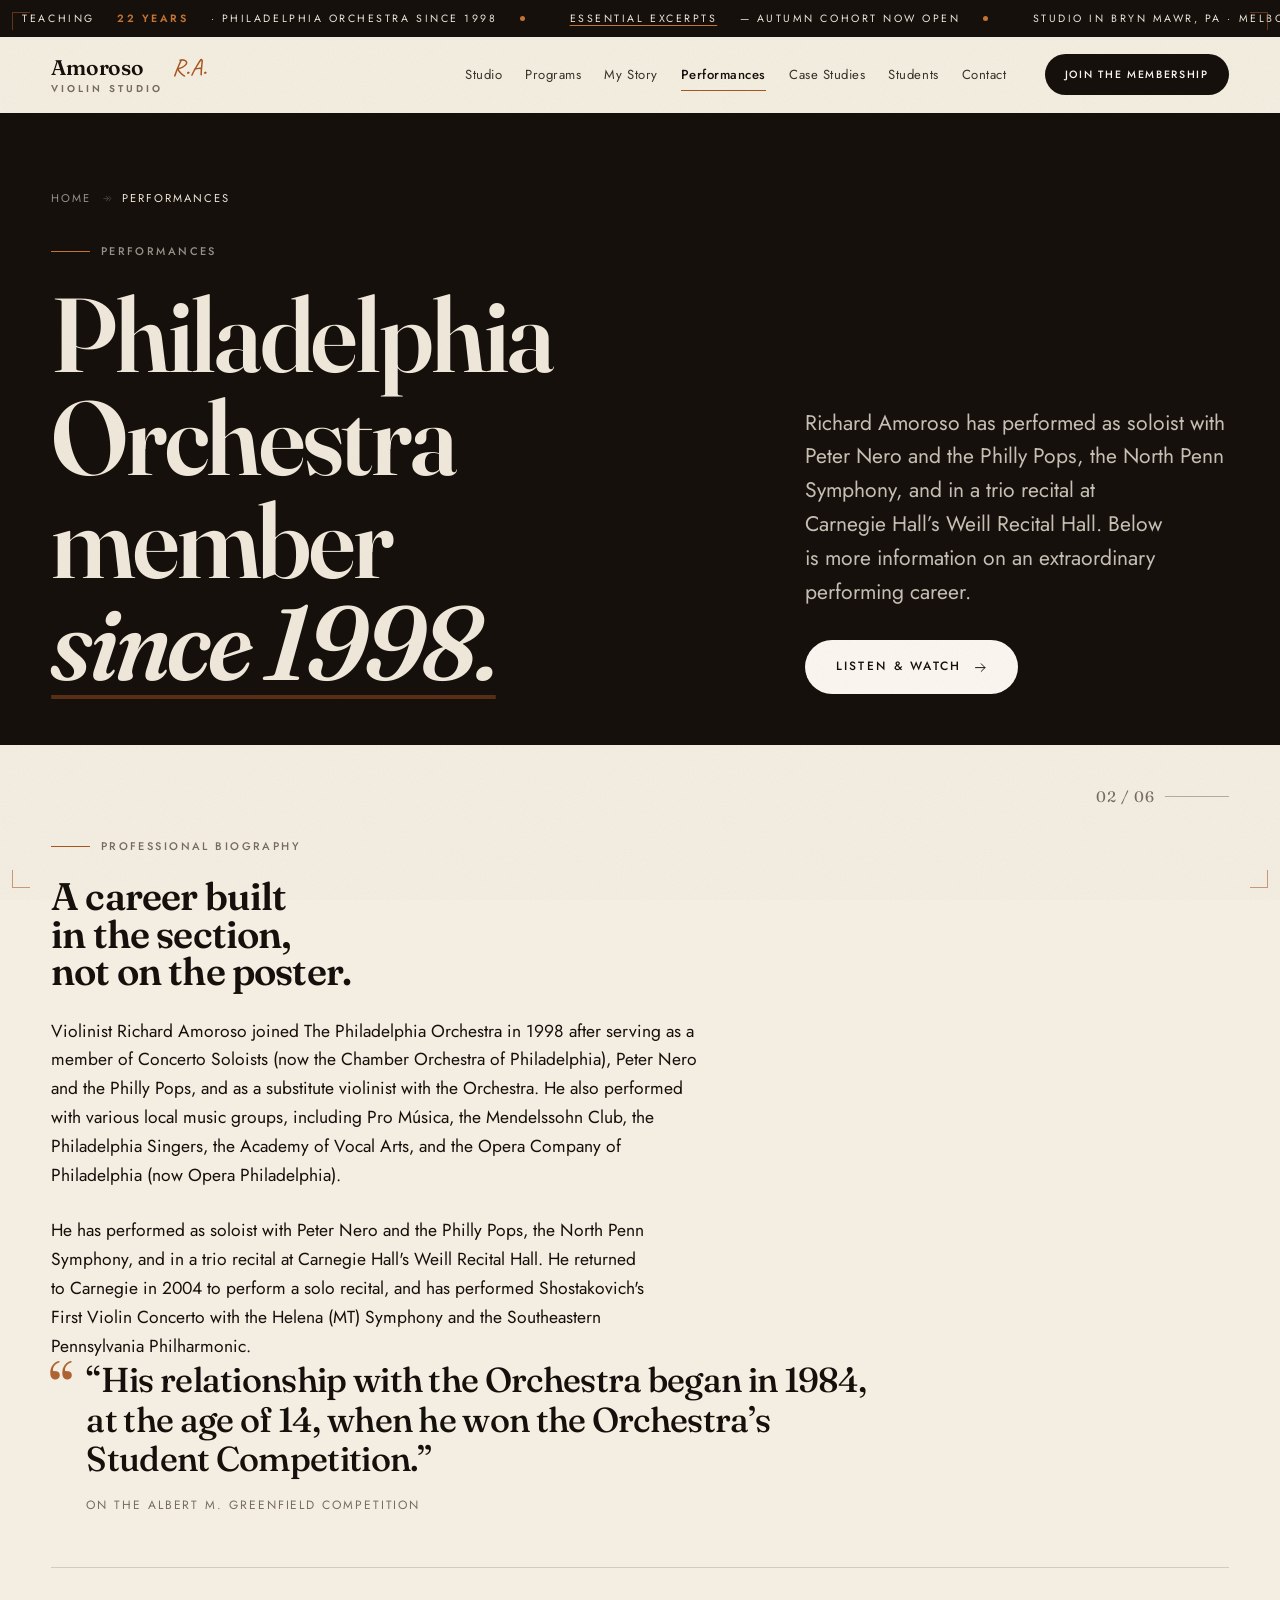
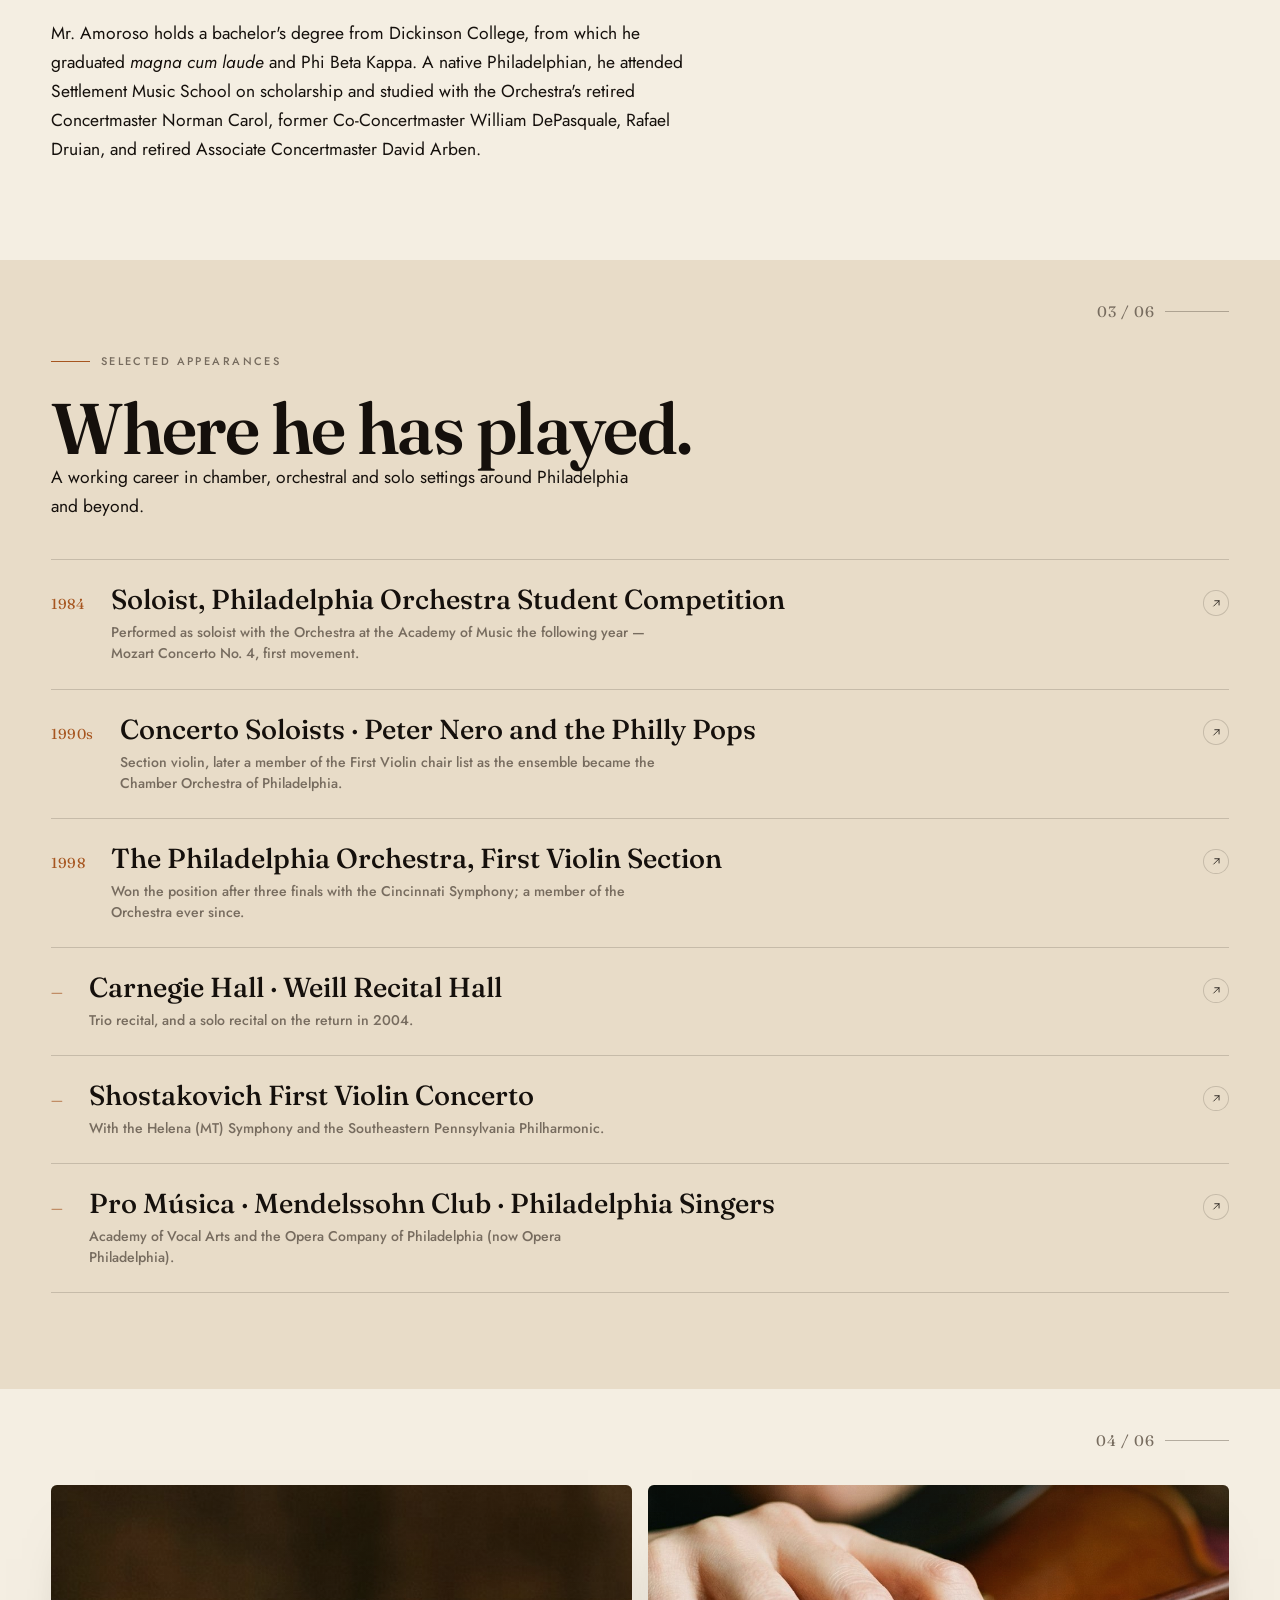
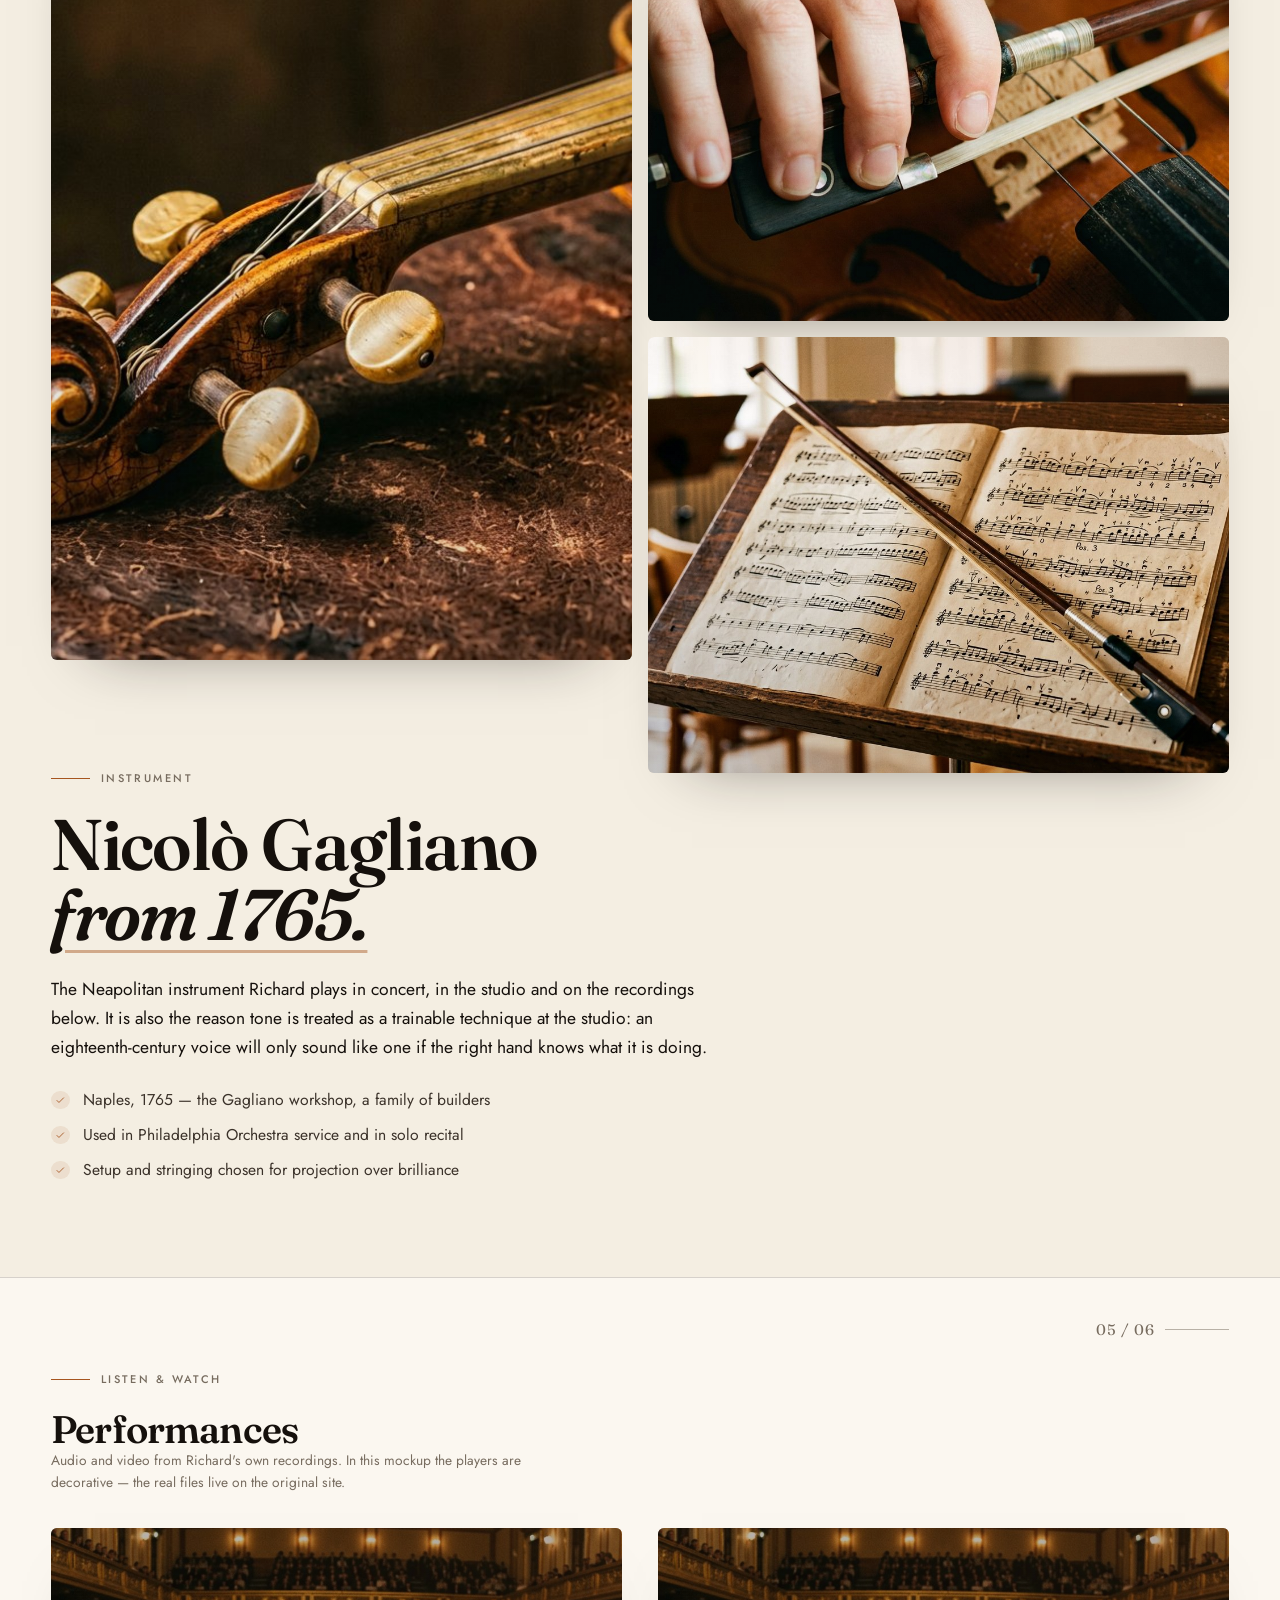
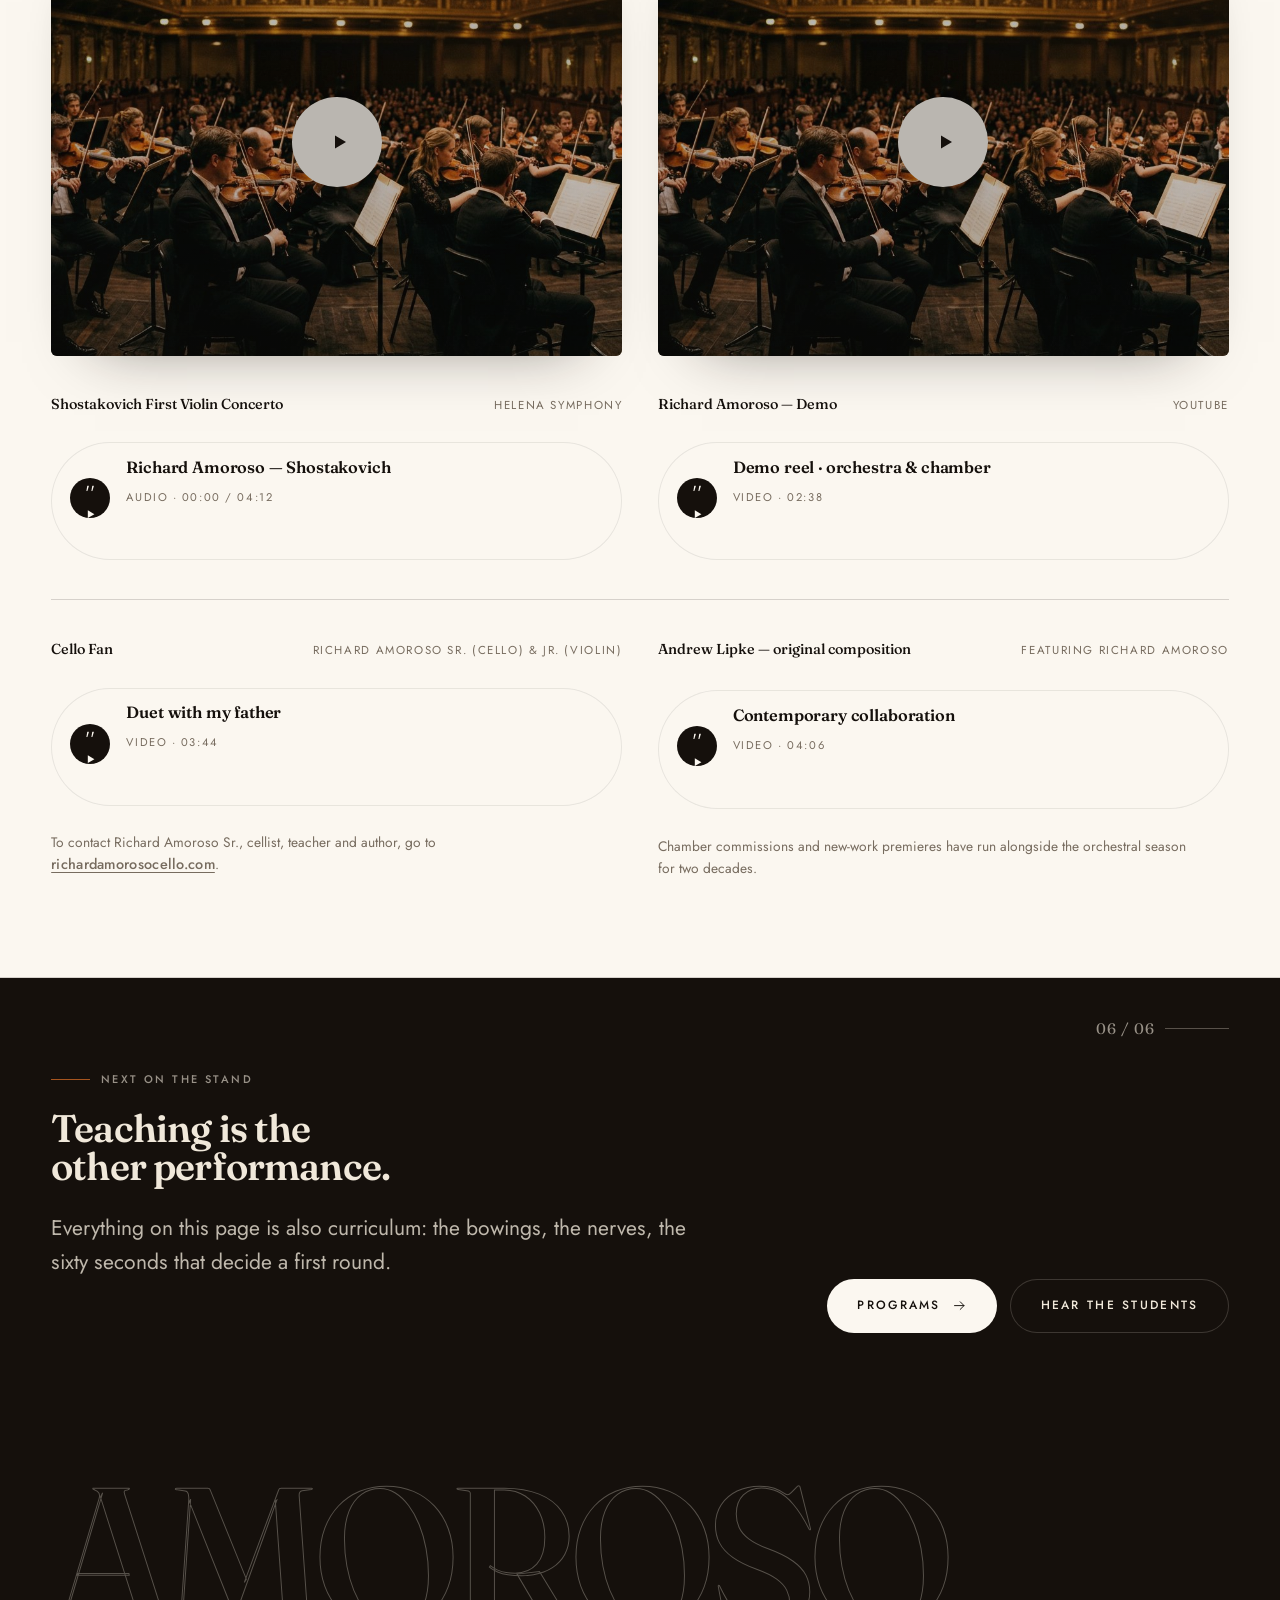
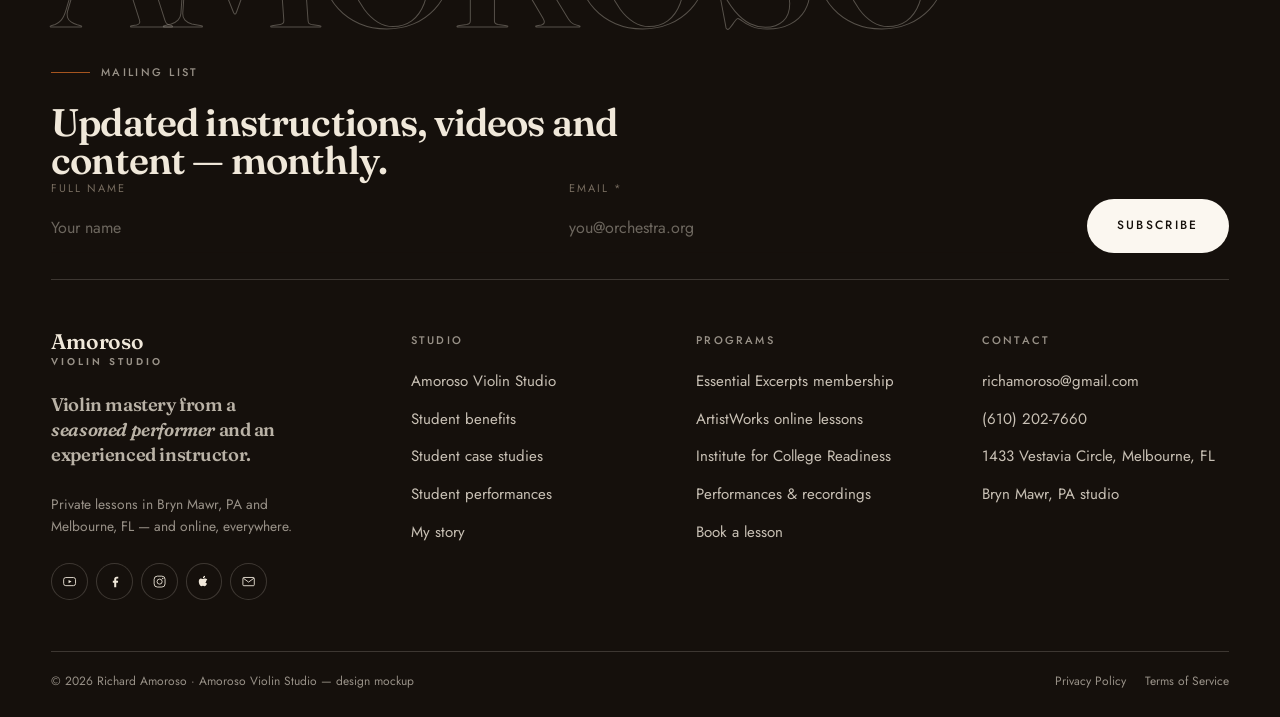
<file: richard-amoroso-redesign/performances.html>
<!DOCTYPE html>
<html lang="en">
<head>
<meta charset="utf-8">
<meta name="viewport" content="width=device-width,initial-scale=1">
<title>Performances — Philadelphia Orchestra member since 1998 | Richard Amoroso</title>
<meta name="description" content="Richard Amoroso's performing biography: The Philadelphia Orchestra, Carnegie Hall's Weill Recital Hall, Peter Nero and the Philly Pops, the Shostakovich concerto, and the 1765 Nicolò Gagliano.">
<link rel="preconnect" href="https://fonts.googleapis.com">
<link rel="preconnect" href="https://fonts.gstatic.com" crossorigin>
<link href="https://fonts.googleapis.com/css2?family=Fraunces:ital,opsz,wght@0,9..144,300..700;1,9..144,300..700&family=Jost:wght@300..600&family=Caveat:wght@500;600&display=swap" rel="stylesheet">
<link rel="stylesheet" href="assets/css/design.css">
<script src="assets/js/icons.js"></script>
<link rel="icon" href="data:image/svg+xml,%3Csvg xmlns='http://www.w3.org/2000/svg' viewBox='0 0 32 32'%3E%3Crect width='32' height='32' rx='7' fill='%2315100C'/%3E%3Ctext x='16' y='22' font-family='Georgia,serif' font-size='17' fill='%23C67433' text-anchor='middle'%3EA%3C/text%3E%3C/svg%3E">
</head>
<body>

<a class="skip" href="#main">Skip to content</a>
<div class="progress" aria-hidden="true"><i id="progressBar"></i></div>
<div class="frame" aria-hidden="true"><i></i><i></i><i></i><i></i></div>
<!-- ===== TICKER ===== -->
<div class="ticker">
  <div class="ticker-row loop">
    <span>Teaching <b style="color:var(--amber-2)">22 years</b> · Philadelphia Orchestra since 1998<i></i></span>
    <span><a href="programs.html">Essential Excerpts</a> — Autumn cohort now open<i></i></span>
    <span>Studio in Bryn&nbsp;Mawr, PA · Melbourne, FL · Online worldwide<i></i></span>
    <span>100+ students taught · Scholarships to Oberlin, Indiana, Eastman, Richmond<i></i></span>
  </div>
</div>
<!-- ===== HEADER ===== -->
<header class="hdr" id="hdr">
  <div class="wrap hdr-in">
    <a class="brand" href="index.html" aria-label="Amoroso Violin Studio — home">
      <span class="brand-mark">Amoroso<em>Violin Studio</em></span>
      <span class="brand-sig" aria-hidden="true">R.A.</span>
    </a>
    <nav class="nav" id="nav" aria-label="Primary">
      <a href="studio.html">Studio</a>
      <a href="programs.html">Programs</a>
      <a href="my-story.html">My Story</a>
      <a href="performances.html" aria-current="page">Performances</a>
      <a href="case-studies.html">Case Studies</a>
      <a href="student-performances.html">Students</a>
      <a href="contact.html">Contact</a>
      <span class="nav-note">Bryn Mawr · Melbourne · Online</span>
    </nav>
    <div class="hdr-cta">
      <a class="btn btn--sm" href="programs.html"><span>Join the membership</span></a>
      <button class="icon-btn burger" id="burger" type="button" aria-controls="nav" aria-expanded="false" aria-label="Menu">
        <svg class="i-open" width="20" height="20" aria-hidden="true"><use href="#i-menu"></use></svg>
        <svg class="i-close" width="20" height="20" aria-hidden="true" style="display:none"><use href="#i-close"></use></svg>
      </button>
    </div>
  </div>
</header>
<main id="main">
<!-- ===== BANNER ===== -->
<section class="banner on-ink" style="background:var(--ink)">
  <div class="wrap">
    <nav class="crumbs" aria-label="Breadcrumb"><a href="index.html">Home</a><svg class="ic" aria-hidden="true"><use href="#i-double"></use></svg><span style="color:var(--on-ink)">Performances</span></nav>
    <div class="banner-grid">
      <div class="stack">
        <p class="label on-ink"><i class="dash"></i>Performances</p>
        <h1 class="d-1" style="color:var(--on-ink)">Philadelphia<br>Orchestra member<br><em>since 1998.</em></h1>
      </div>
      <div class="stack">
        <p class="lede" style="color:rgba(240,232,218,.82)">Richard Amoroso has performed as soloist with Peter Nero and the Philly Pops, the North Penn Symphony, and in a trio recital at Carnegie Hall’s Weill Recital Hall. Below is more information on an extraordinary performing career.</p>
        <div style="display:flex;gap:.8rem;flex-wrap:wrap;margin-top:.4rem"><a class="btn btn--light" href="#listen"><span>Listen &amp; watch</span><svg class="ic" aria-hidden="true"><use href="#i-arrow"></use></svg></a></div>
      </div>
    </div>
  </div>
</section>


<section class="sec">
  <div class="wrap">
    <p class="idx">02 / 06</p>
    <div class="g-split">
      <div class="stack" data-reveal>
        <p class="label"><i class="dash"></i>Professional biography</p>
        <h2 class="d-3">A career built<br>in the section,<br>not on the poster.</h2>
        <p>Violinist Richard Amoroso joined The Philadelphia Orchestra in 1998 after serving as a member of Concerto Soloists (now the Chamber Orchestra of Philadelphia), Peter Nero and the Philly Pops, and as a substitute violinist with the Orchestra. He also performed with various local music groups, including Pro Música, the Mendelssohn Club, the Philadelphia Singers, the Academy of Vocal Arts, and the Opera Company of Philadelphia (now Opera Philadelphia).</p>
        <p>He has performed as soloist with Peter Nero and the Philly Pops, the North Penn Symphony, and in a trio recital at Carnegie Hall's Weill Recital Hall. He returned to Carnegie in 2004 to perform a solo recital, and has performed Shostakovich's First Violin Concerto with the Helena (MT) Symphony and the Southeastern Pennsylvania Philharmonic.</p>
      </div>
      <div class="stack" data-reveal>
        <div class="quote">
          <p class="pull">“His relationship with the Orchestra began in 1984, at the age of 14, when he won the Orchestra’s Student Competition.”</p>
          <p class="quote-by">On the Albert M. Greenfield Competition</p>
        </div>
        <hr class="hr" style="margin:1.6rem 0">
        <p>Mr. Amoroso holds a bachelor's degree from Dickinson College, from which he graduated <em class="it">magna cum laude</em> and Phi Beta Kappa. A native Philadelphian, he attended Settlement Music School on scholarship and studied with the Orchestra's retired Concertmaster Norman Carol, former Co-Concertmaster William DePasquale, Rafael Druian, and retired Associate Concertmaster David Arben.</p>
      </div>
    </div>
  </div>
</section>

<section class="sec on-sand">
  <div class="wrap">
    <p class="idx">03 / 06</p>
    <div class="g-head" style="margin-bottom:clamp(1.4rem,3vw,2.4rem)">
      <div class="stack"><p class="label" data-reveal><i class="dash"></i>Selected appearances</p><h2 class="d-2" data-reveal>Where he has played.</h2></div>
      <p data-reveal>A working career in chamber, orchestral and solo settings around Philadelphia and beyond.</p>
    </div>
    <ul class="rows" data-reveal>
      <li><span class="k">1984</span><div class="t">Soloist, Philadelphia Orchestra Student Competition<small>Performed as soloist with the Orchestra at the Academy of Music the following year — Mozart Concerto No. 4, first movement.</small></div><span class="go"><svg class="ic" aria-hidden="true"><use href="#i-arrow-diag"></use></svg></span></li>
      <li><span class="k">1990s</span><div class="t">Concerto Soloists · Peter Nero and the Philly Pops<small>Section violin, later a member of the First Violin chair list as the ensemble became the Chamber Orchestra of Philadelphia.</small></div><span class="go"><svg class="ic" aria-hidden="true"><use href="#i-arrow-diag"></use></svg></span></li>
      <li><span class="k">1998</span><div class="t">The Philadelphia Orchestra, First Violin Section<small>Won the position after three finals with the Cincinnati Symphony; a member of the Orchestra ever since.</small></div><span class="go"><svg class="ic" aria-hidden="true"><use href="#i-arrow-diag"></use></svg></span></li>
      <li><span class="k">—</span><div class="t">Carnegie Hall · Weill Recital Hall<small>Trio recital, and a solo recital on the return in 2004.</small></div><span class="go"><svg class="ic" aria-hidden="true"><use href="#i-arrow-diag"></use></svg></span></li>
      <li><span class="k">—</span><div class="t">Shostakovich First Violin Concerto<small>With the Helena (MT) Symphony and the Southeastern Pennsylvania Philharmonic.</small></div><span class="go"><svg class="ic" aria-hidden="true"><use href="#i-arrow-diag"></use></svg></span></li>
      <li><span class="k">—</span><div class="t">Pro Música · Mendelssohn Club · Philadelphia Singers<small>Academy of Vocal Arts and the Opera Company of Philadelphia (now Opera Philadelphia).</small></div><span class="go"><svg class="ic" aria-hidden="true"><use href="#i-arrow-diag"></use></svg></span></li>
    </ul>
  </div>
</section>

<section class="sec" id="instrument" style="scroll-margin-top:80px">
  <div class="wrap">
    <p class="idx">04 / 06</p>
    <div class="g-split-r">
      <div class="g g-2" style="gap:1rem" data-reveal="scale">
        <figure class="ph ph--s" style="aspect-ratio:3/4;grid-row:span 2"><img src="assets/img/violin-1765.jpg" alt="Nicolò Gagliano violin, Naples 1765" width="700" height="930"></figure>
        <figure class="ph ph--s"><img src="assets/img/bow-arm.jpg" alt="Bow contact point on the string" width="700" height="520"></figure>
        <figure class="ph ph--s"><img src="assets/img/score.jpg" alt="Annotated part" width="700" height="520"></figure>
      </div>
      <div class="stack" data-reveal>
        <p class="label"><i class="dash"></i>Instrument</p>
        <h2 class="d-2">Nicolò Gagliano<br><em>from 1765.</em></h2>
        <p>The Neapolitan instrument Richard plays in concert, in the studio and on the recordings below. It is also the reason tone is treated as a trainable technique at the studio: an eighteenth-century voice will only sound like one if the right hand knows what it is doing.</p>
        <ul class="ticks">
          <li><i><svg class="ic" aria-hidden="true"><use href="#i-check"></use></svg></i>Naples, 1765 — the Gagliano workshop, a family of builders</li>
          <li><i><svg class="ic" aria-hidden="true"><use href="#i-check"></use></svg></i>Used in Philadelphia Orchestra service and in solo recital</li>
          <li><i><svg class="ic" aria-hidden="true"><use href="#i-check"></use></svg></i>Setup and stringing chosen for projection over brilliance</li>
        </ul>
      </div>
    </div>
  </div>
</section>

<section class="sec bg-paper" id="listen" style="border-block:1px solid var(--rule);scroll-margin-top:80px">
  <div class="wrap">
    <p class="idx">05 / 06</p>
    <div class="g-head" style="margin-bottom:clamp(1.4rem,3vw,2.2rem)">
      <div class="stack"><p class="label" data-reveal><i class="dash"></i>Listen &amp; watch</p><h2 class="d-3" data-reveal>Performances</h2></div>
      <p class="small" data-reveal>Audio and video from Richard's own recordings. In this mockup the players are decorative — the real files live on the original site.</p>
    </div>

    <div class="g g-2" style="gap:clamp(1.2rem,3vw,2.2rem)">
      <div class="stack" data-reveal>
        <a class="ph ph--s" href="#" aria-label="Play Shostakovich Concerto">
          <img src="assets/img/orchestra.jpg" alt="Richard Amoroso performing a concerto" width="900" height="600">
          <span class="play"><i><svg class="ic" aria-hidden="true"><use href="#i-play"></use></svg></i></span>
        </a>
        <div class="cap"><b>Shostakovich First Violin Concerto</b><span>Helena Symphony</span></div>
        <div class="player"><button class="pp" type="button" aria-pressed="false" aria-label="Play">''<svg class="ic" aria-hidden="true"><use href="#i-play"></use></svg>''</button><div class="meta"><b>Richard Amoroso — Shostakovich</b><span>Audio · 00:00 / 04:12</span><div class="wave" data-bars="46"></div></div></div>
      </div>
      <div class="stack" data-reveal>
        <a class="ph ph--s" href="#" aria-label="Watch the demo reel">
          <img src="assets/img/orchestra.jpg" alt="Orchestra performance" width="900" height="600">
          <span class="play"><i><svg class="ic" aria-hidden="true"><use href="#i-play"></use></svg></i></span>
        </a>
        <div class="cap"><b>Richard Amoroso — Demo</b><span>YouTube</span></div>
        <div class="player"><button class="pp" type="button" aria-pressed="false" aria-label="Play">''<svg class="ic" aria-hidden="true"><use href="#i-play"></use></svg>''</button><div class="meta"><b>Demo reel · orchestra &amp; chamber</b><span>Video · 02:38</span><div class="wave" data-bars="46"></div></div></div>
      </div>
    </div>

    <hr class="hr" style="margin:clamp(1.6rem,3vw,2.4rem) 0">

    <div class="g g-2" style="gap:clamp(1.2rem,3vw,2.2rem)">
      <div class="stack" data-reveal>
        <div class="cap" style="padding-top:0"><b>Cello Fan</b><span>Richard Amoroso Sr. (cello) &amp; Jr. (violin)</span></div>
        <div class="player"><button class="pp" type="button" aria-pressed="false" aria-label="Play">''<svg class="ic" aria-hidden="true"><use href="#i-play"></use></svg>''</button><div class="meta"><b>Duet with my father</b><span>Video · 03:44</span><div class="wave" data-bars="46"></div></div></div>
        <p class="small">To contact Richard Amoroso Sr., cellist, teacher and author, go to <a class="link" href="https://richardamorosocello.com" style="border:0;text-decoration:underline;text-underline-offset:3px">richardamorosocello.com</a>.</p>
      </div>
      <div class="stack" data-reveal>
        <div class="cap" style="padding-top:0"><b>Andrew Lipke — original composition</b><span>featuring Richard Amoroso</span></div>
        <div class="player"><button class="pp" type="button" aria-pressed="false" aria-label="Play">''<svg class="ic" aria-hidden="true"><use href="#i-play"></use></svg>''</button><div class="meta"><b>Contemporary collaboration</b><span>Video · 04:06</span><div class="wave" data-bars="46"></div></div></div>
        <p class="small">Chamber commissions and new-work premieres have run alongside the orchestral season for two decades.</p>
      </div>
    </div>
  </div>
</section>

<section class="sec on-ink">
  <div class="wrap">
    <p class="idx">06 / 06</p>
    <div class="g-split" style="align-items:center">
      <div class="stack" data-reveal>
        <p class="label on-ink"><i class="dash"></i>Next on the stand</p>
        <h2 class="d-3">Teaching is the<br>other performance.</h2>
        <p class="lede">Everything on this page is also curriculum: the bowings, the nerves, the sixty seconds that decide a first round.</p>
      </div>
      <div style="display:flex;gap:.8rem;flex-wrap:wrap;justify-content:flex-end" data-reveal>
        <a class="btn btn--light" href="programs.html"><span>Programs</span><svg class="ic" aria-hidden="true"><use href="#i-arrow"></use></svg></a>
        <a class="btn btn--ghost" style="--fg:var(--on-ink);box-shadow:inset 0 0 0 1px var(--rule-on-ink)" href="student-performances.html"><span>Hear the students</span></a>
      </div>
    </div>
  </div>
</section>
</main>
<!-- ===== FOOTER ===== -->
<footer class="ftr">
  <div class="wrap">
    <div class="ftr-mark" aria-hidden="true">AMOROSO</div>
    <div class="g-split" style="align-items:center;padding-top:clamp(1rem,3vw,2rem)">
      <div class="stack">
        <p class="label on-ink"><i class="dash"></i>Mailing list</p>
        <h3 class="d-3" style="max-width:22ch">Updated instructions, videos and content — monthly.</h3>
      </div>
      <form class="nl" data-demo novalidate>
        <label class="field"><span>Full name</span><input type="text" name="name" placeholder="Your name" autocomplete="name"></label>
        <label class="field"><span>Email *</span><input type="email" name="email" placeholder="you@orchestra.org" required autocomplete="email"></label>
        <button class="btn btn--light" type="submit"><span>Subscribe</span></button>
      </form>
    </div>

    <div class="ftr-cols">
      <div class="stack">
        <a class="brand" href="index.html" style="align-items:flex-start;flex-direction:column;gap:.15rem">
          <span class="brand-mark" style="color:var(--on-ink)">Amoroso<em style="color:var(--on-ink-3)">Violin Studio</em></span>
        </a>
        <p class="display" style="font-size:1.15rem;line-height:1.35;color:rgba(240,232,218,.75);max-width:26ch">Violin mastery from a <em class="it">seasoned performer</em> and an experienced instructor.</p>
        <p class="small" style="color:var(--on-ink-3);max-width:32ch">Private lessons in Bryn Mawr, PA and Melbourne, FL — and online, everywhere.</p>
        <div class="socials">
          <a href="#" aria-label="YouTube"><svg class="ic" aria-hidden="true"><use href="#i-youtube"></use></svg></a>
          <a href="#" aria-label="Facebook"><svg class="ic" aria-hidden="true"><use href="#i-facebook"></use></svg></a>
          <a href="#" aria-label="Instagram"><svg class="ic" aria-hidden="true"><use href="#i-instagram"></use></svg></a>
          <a href="#" aria-label="Apple Podcasts"><svg class="ic" aria-hidden="true"><use href="#i-apple"></use></svg></a>
          <a href="#" aria-label="Email"><svg class="ic" aria-hidden="true"><use href="#i-mail"></use></svg></a>
        </div>
      </div>
      <div>
        <h5>Studio</h5>
        <ul class="ftr-links">
          <li><a href="studio.html">Amoroso Violin Studio</a></li>
          <li><a href="studio.html#benefits">Student benefits</a></li>
          <li><a href="case-studies.html">Student case studies</a></li>
          <li><a href="student-performances.html">Student performances</a></li>
          <li><a href="my-story.html">My story</a></li>
        </ul>
      </div>
      <div>
        <h5>Programs</h5>
        <ul class="ftr-links">
          <li><a href="programs.html">Essential Excerpts membership</a></li>
          <li><a href="programs.html#artistworks">ArtistWorks online lessons</a></li>
          <li><a href="programs.html#college">Institute for College Readiness</a></li>
          <li><a href="performances.html">Performances &amp; recordings</a></li>
          <li><a href="contact.html">Book a lesson</a></li>
        </ul>
      </div>
      <div>
        <h5>Contact</h5>
        <ul class="ftr-links">
          <li><a href="mailto:richamoroso@gmail.com">richamoroso@gmail.com</a></li>
          <li><a href="tel:+16102027660">(610) 202-7660</a></li>
          <li><a href="#">1433 Vestavia Circle, Melbourne, FL</a></li>
          <li><a href="#">Bryn Mawr, PA studio</a></li>
        </ul>
      </div>
    </div>

    <div class="ftr-bottom">
      <p>© <span data-year>2026</span> Richard Amoroso · Amoroso Violin Studio — design mockup</p>
      <p style="display:flex;gap:1.2rem"><a href="legal.html">Privacy Policy</a><a href="legal.html">Terms of Service</a></p>
    </div>
  </div>
</footer>
<button class="top-btn" id="toTop" type="button" aria-label="Back to top"><svg class="ic" aria-hidden="true"><use href="#i-arrow-up"></use></svg></button>
<!-- ===== LEAD MAGNET MODAL ===== -->
<div class="modal" id="guide" role="dialog" aria-modal="true" aria-labelledby="guide-h">
  <div class="modal-bd" data-close></div>
  <div class="modal-box">
    <button class="modal-x" type="button" data-close aria-label="Close"><svg class="ic" aria-hidden="true"><use href="#i-close"></use></svg></button>
    <figure class="ph ph--raw"><img src="assets/img/score.jpg" alt="Annotated orchestral excerpt part" width="700" height="900"></figure>
    <div class="modal-body">
      <p class="label"><i class="dash"></i>Free guide</p>
      <h2 class="d-3" id="guide-h">The Audition-Readiness<br>Checklist</h2>
      <p>What an audition committee hears in the first sixty seconds of your first-round excerpt — eight checkpoints, plus what to do in the practice room about each one.</p>
      <form class="form" data-demo novalidate>
        <div class="form-grid">
          <label class="field"><span>Name</span><input type="text" name="name" placeholder="First name" autocomplete="given-name"></label>
          <label class="field"><span>Email *</span><input type="email" name="email" placeholder="you@email.com" required autocomplete="email"></label>
        </div>
        <label class="check"><input type="checkbox" checked><span>I consent to receive transactional messages related to my account, orders or services I have requested. Message frequency may vary; message and data rates may apply.</span></label>
        <button class="btn btn--full" type="submit"><span>Download free guide</span><svg class="ic" aria-hidden="true"><use href="#i-download"></use></svg></button>
      </form>
    </div>
  </div>
</div>

<script src="assets/js/icons.js"></script>
<script src="assets/js/main.js"></script>
</body>
</html>
</file>
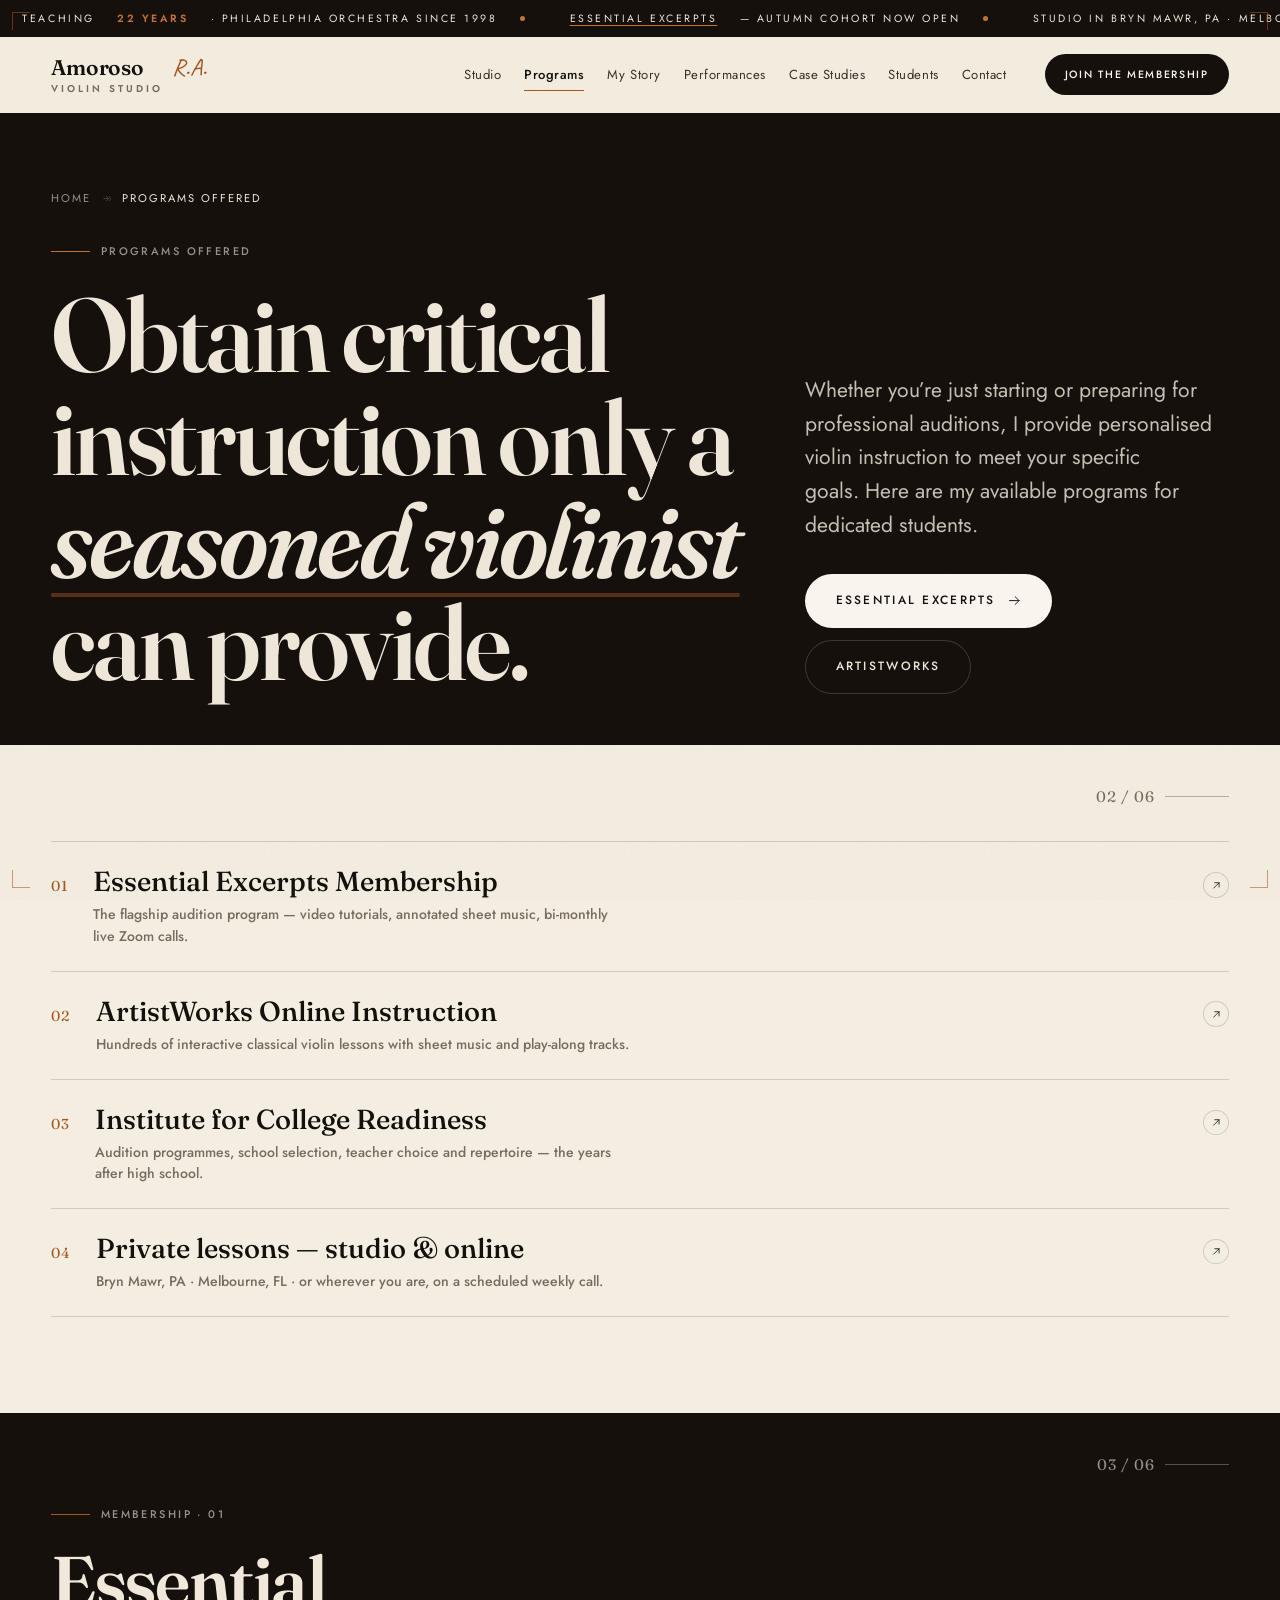
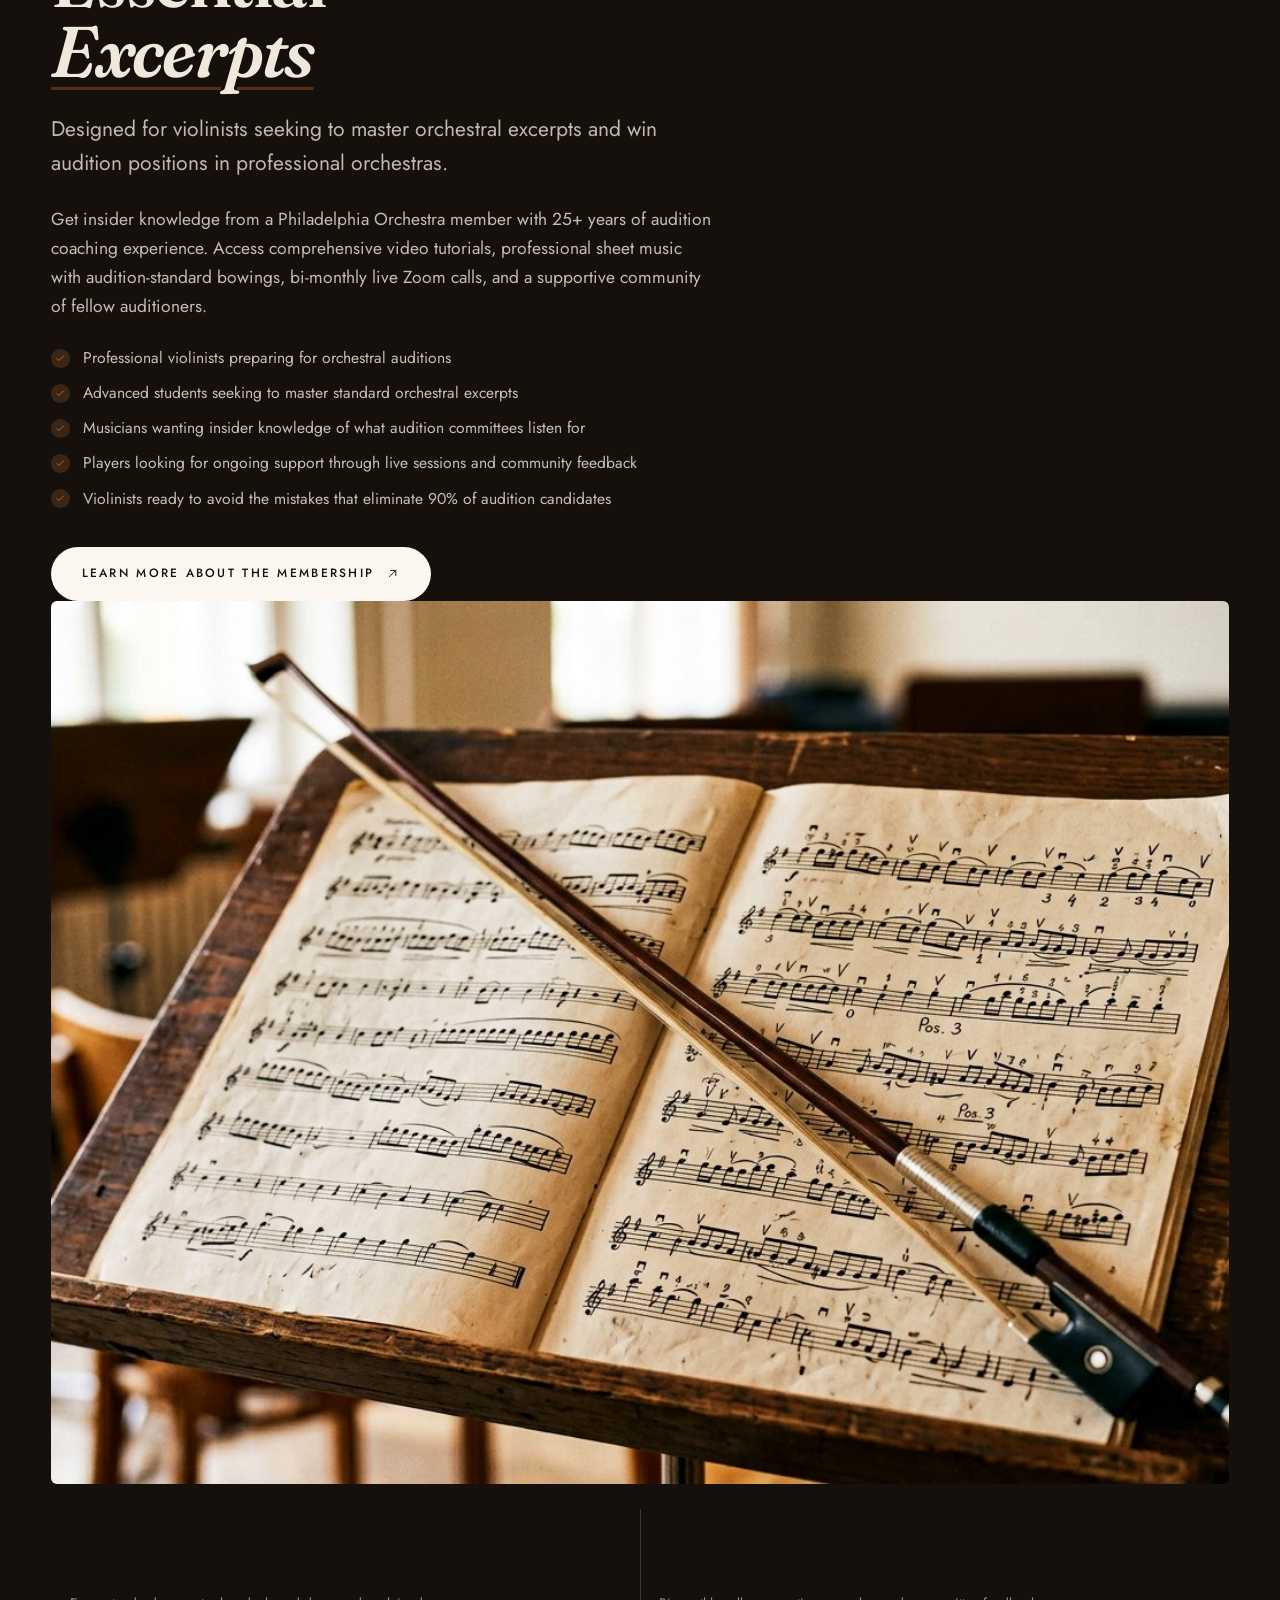
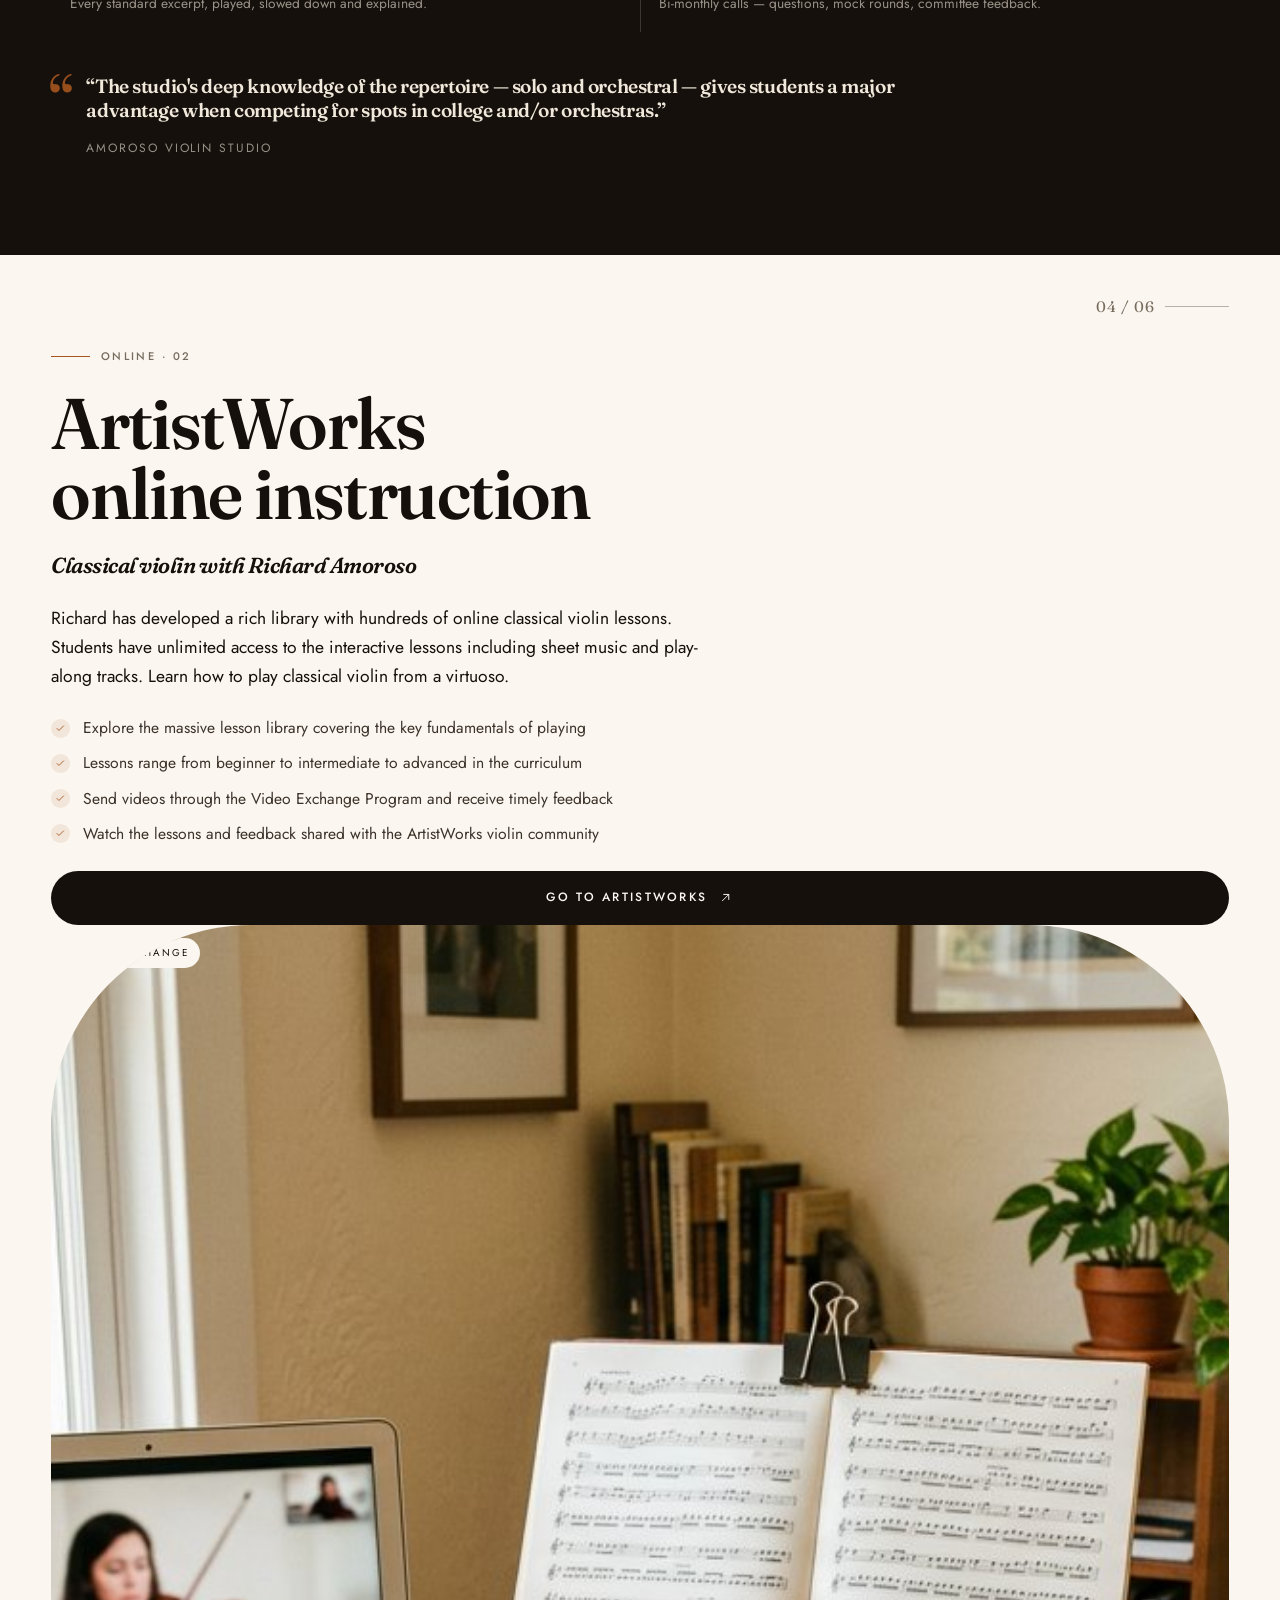
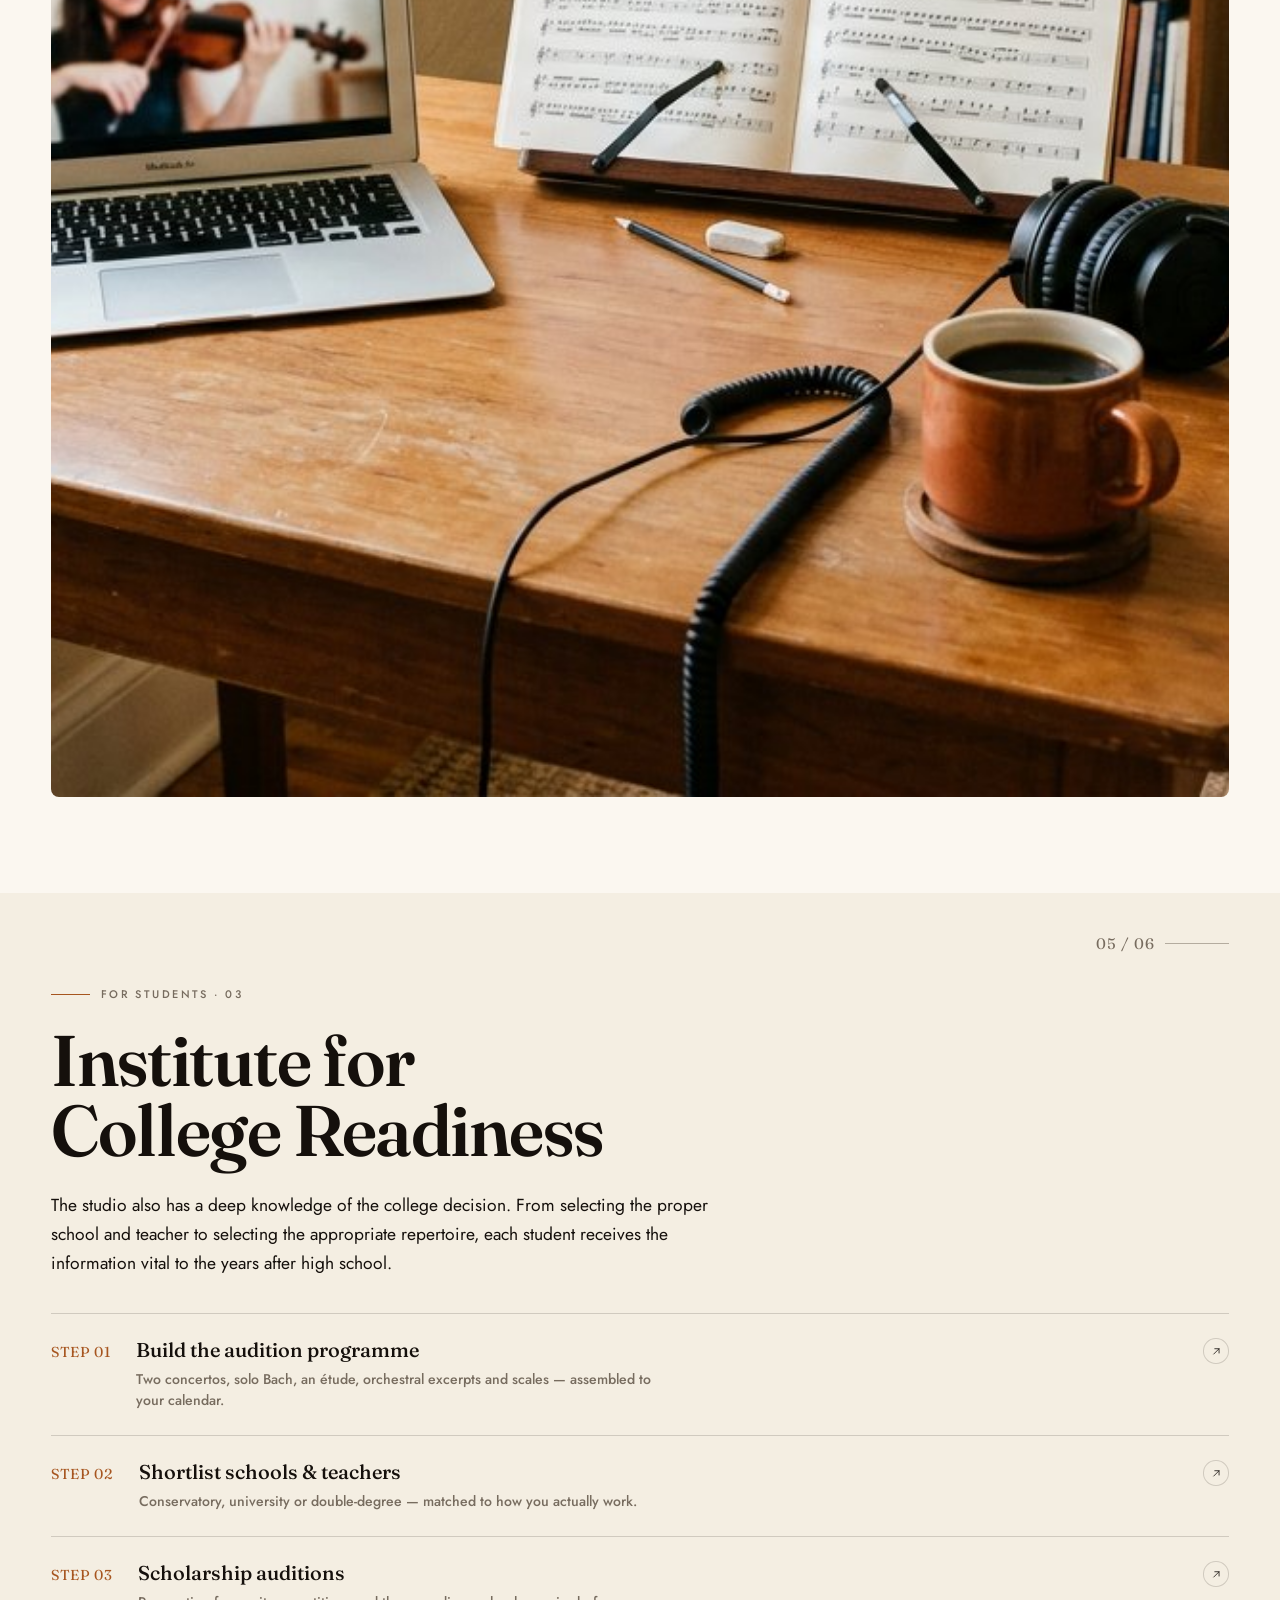
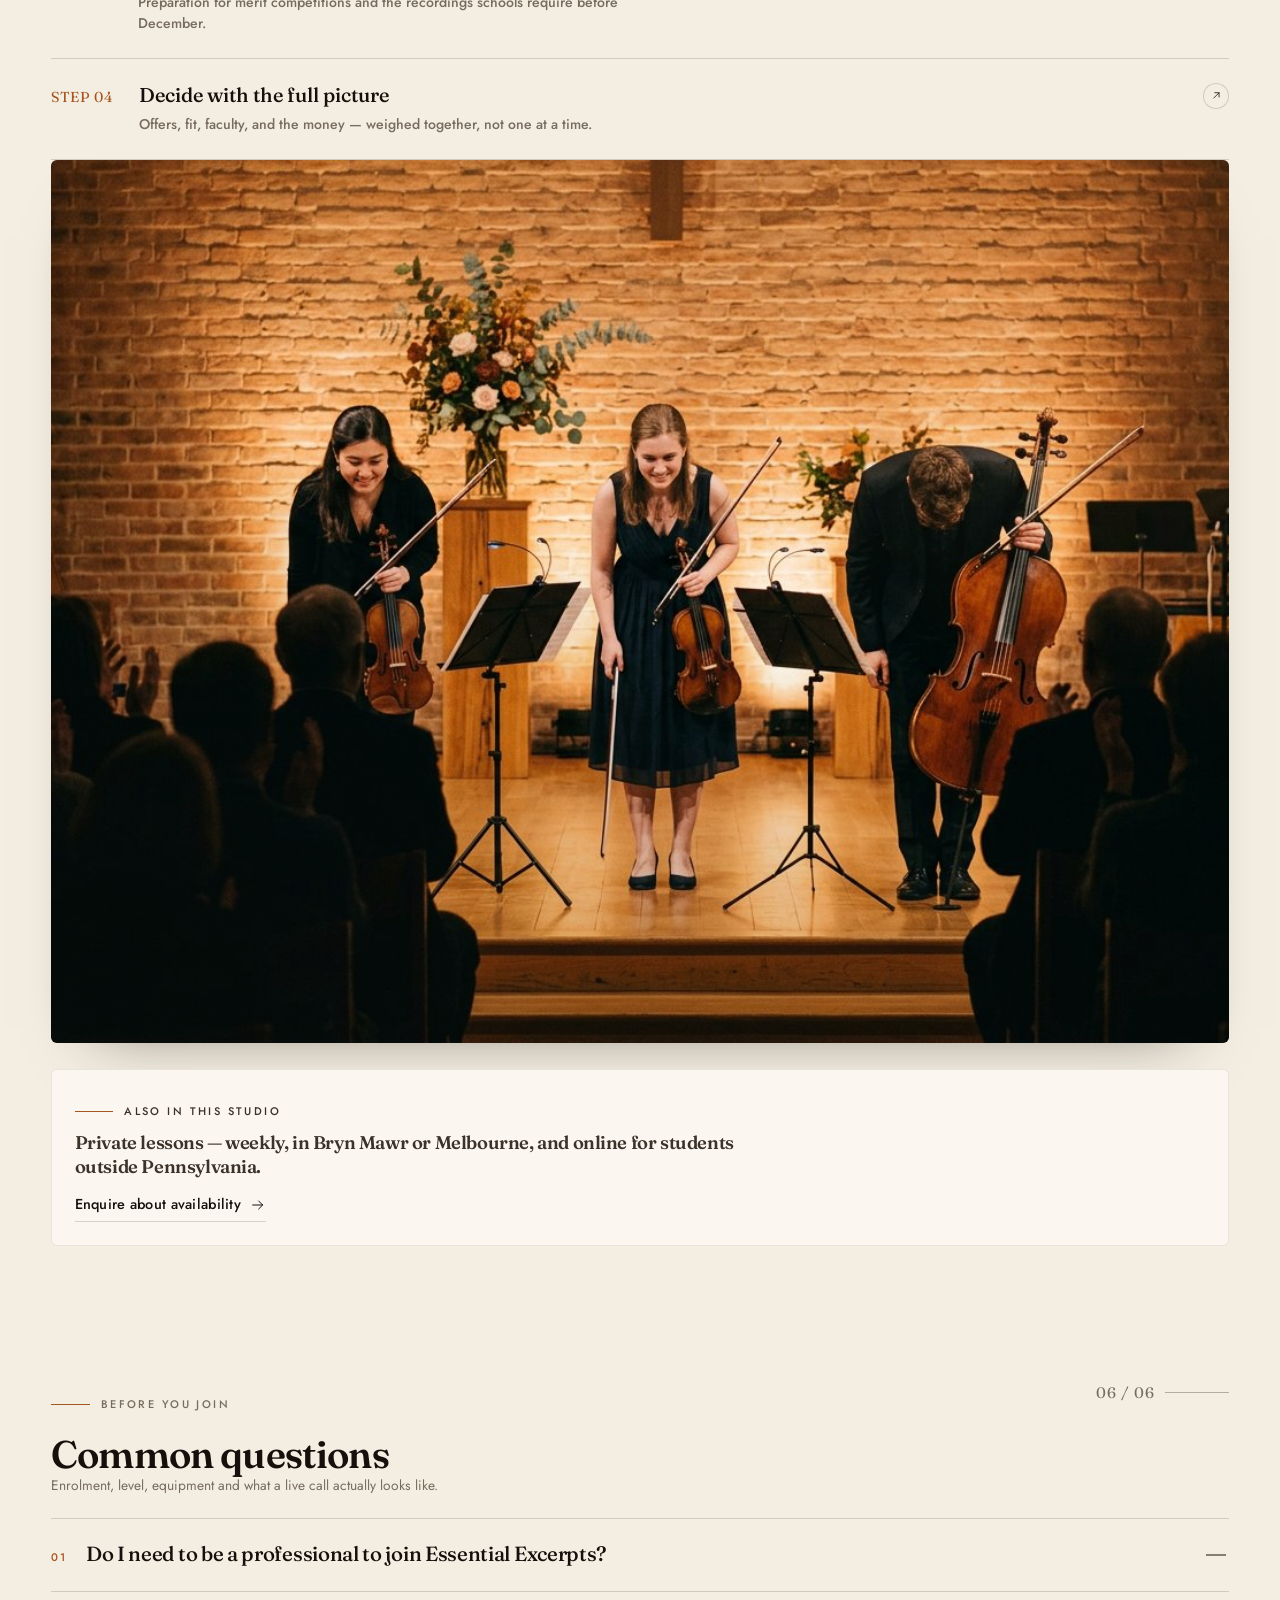
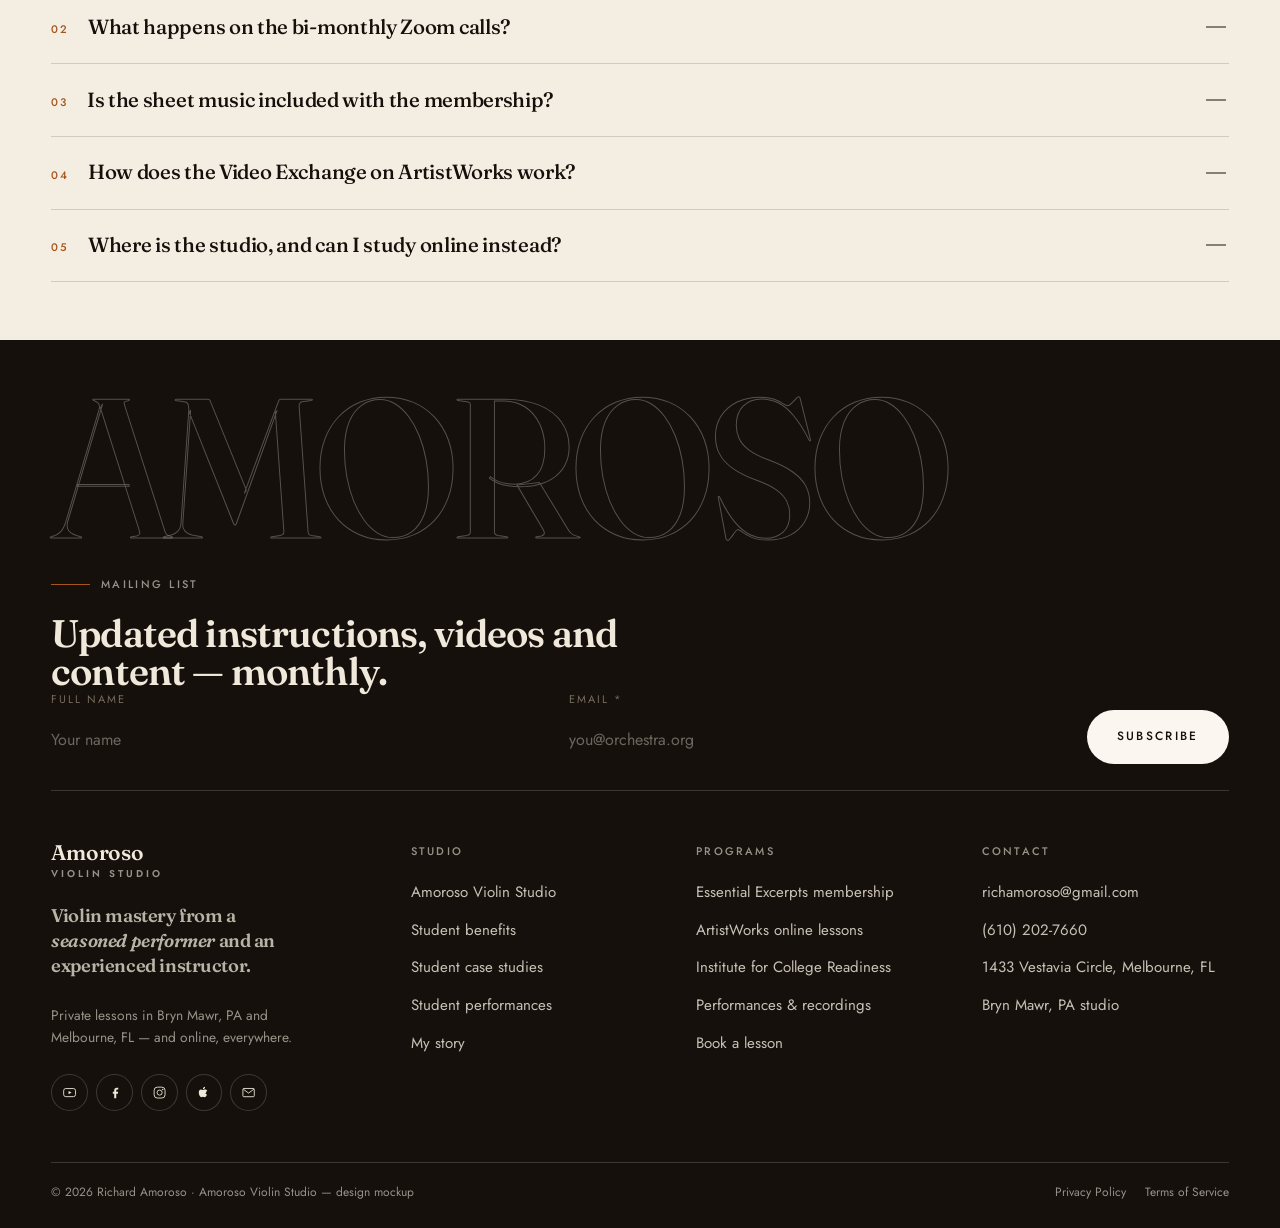
<file: richard-amoroso-redesign/programs.html>
<!DOCTYPE html>
<html lang="en">
<head>
<meta charset="utf-8">
<meta name="viewport" content="width=device-width,initial-scale=1">
<title>Programs — Essential Excerpts, ArtistWorks & College Readiness | Amoroso Violin Studio</title>
<meta name="description" content="The three programmes Richard Amoroso teaches: the Essential Excerpts audition membership, ArtistWorks online classical violin instruction, and the Institute for College Readiness.">
<link rel="preconnect" href="https://fonts.googleapis.com">
<link rel="preconnect" href="https://fonts.gstatic.com" crossorigin>
<link href="https://fonts.googleapis.com/css2?family=Fraunces:ital,opsz,wght@0,9..144,300..700;1,9..144,300..700&family=Jost:wght@300..600&family=Caveat:wght@500;600&display=swap" rel="stylesheet">
<link rel="stylesheet" href="assets/css/design.css">
<script src="assets/js/icons.js"></script>
<link rel="icon" href="data:image/svg+xml,%3Csvg xmlns='http://www.w3.org/2000/svg' viewBox='0 0 32 32'%3E%3Crect width='32' height='32' rx='7' fill='%2315100C'/%3E%3Ctext x='16' y='22' font-family='Georgia,serif' font-size='17' fill='%23C67433' text-anchor='middle'%3EA%3C/text%3E%3C/svg%3E">
</head>
<body>

<a class="skip" href="#main">Skip to content</a>
<div class="progress" aria-hidden="true"><i id="progressBar"></i></div>
<div class="frame" aria-hidden="true"><i></i><i></i><i></i><i></i></div>
<!-- ===== TICKER ===== -->
<div class="ticker">
  <div class="ticker-row loop">
    <span>Teaching <b style="color:var(--amber-2)">22 years</b> · Philadelphia Orchestra since 1998<i></i></span>
    <span><a href="programs.html">Essential Excerpts</a> — Autumn cohort now open<i></i></span>
    <span>Studio in Bryn&nbsp;Mawr, PA · Melbourne, FL · Online worldwide<i></i></span>
    <span>100+ students taught · Scholarships to Oberlin, Indiana, Eastman, Richmond<i></i></span>
  </div>
</div>
<!-- ===== HEADER ===== -->
<header class="hdr" id="hdr">
  <div class="wrap hdr-in">
    <a class="brand" href="index.html" aria-label="Amoroso Violin Studio — home">
      <span class="brand-mark">Amoroso<em>Violin Studio</em></span>
      <span class="brand-sig" aria-hidden="true">R.A.</span>
    </a>
    <nav class="nav" id="nav" aria-label="Primary">
      <a href="studio.html">Studio</a>
      <a href="programs.html" aria-current="page">Programs</a>
      <a href="my-story.html">My Story</a>
      <a href="performances.html">Performances</a>
      <a href="case-studies.html">Case Studies</a>
      <a href="student-performances.html">Students</a>
      <a href="contact.html">Contact</a>
      <span class="nav-note">Bryn Mawr · Melbourne · Online</span>
    </nav>
    <div class="hdr-cta">
      <a class="btn btn--sm" href="programs.html"><span>Join the membership</span></a>
      <button class="icon-btn burger" id="burger" type="button" aria-controls="nav" aria-expanded="false" aria-label="Menu">
        <svg class="i-open" width="20" height="20" aria-hidden="true"><use href="#i-menu"></use></svg>
        <svg class="i-close" width="20" height="20" aria-hidden="true" style="display:none"><use href="#i-close"></use></svg>
      </button>
    </div>
  </div>
</header>
<main id="main">
<!-- ===== BANNER ===== -->
<section class="banner on-ink" style="background:var(--ink)">
  <div class="wrap">
    <nav class="crumbs" aria-label="Breadcrumb"><a href="index.html">Home</a><svg class="ic" aria-hidden="true"><use href="#i-double"></use></svg><span style="color:var(--on-ink)">Programs offered</span></nav>
    <div class="banner-grid">
      <div class="stack">
        <p class="label on-ink"><i class="dash"></i>Programs offered</p>
        <h1 class="d-1" style="color:var(--on-ink)">Obtain critical<br>instruction only a<br><em>seasoned violinist</em><br>can provide.</h1>
      </div>
      <div class="stack">
        <p class="lede" style="color:rgba(240,232,218,.82)">Whether you’re just starting or preparing for professional auditions, I provide personalised violin instruction to meet your specific goals. Here are my available programs for dedicated students.</p>
        <div style="display:flex;gap:.8rem;flex-wrap:wrap;margin-top:.4rem"><a class="btn btn--light" href="#excerpts"><span>Essential Excerpts</span><svg class="ic" aria-hidden="true"><use href="#i-arrow"></use></svg></a><a class="btn btn--ghost" style="--fg:var(--on-ink);box-shadow:inset 0 0 0 1px var(--rule-on-ink)" href="#artistworks"><span>ArtistWorks</span></a></div>
      </div>
    </div>
  </div>
</section>


<section class="sec">
  <div class="wrap">
    <p class="idx">02 / 06</p>
    <ul class="rows" data-reveal>
      <li><span class="k">01</span><div class="t">Essential Excerpts Membership<small>The flagship audition program — video tutorials, annotated sheet music, bi-monthly live Zoom calls.</small></div><span class="go"><svg class="ic" aria-hidden="true"><use href="#i-arrow-diag"></use></svg></span></li>
      <li><span class="k">02</span><div class="t">ArtistWorks Online Instruction<small>Hundreds of interactive classical violin lessons with sheet music and play-along tracks.</small></div><span class="go"><svg class="ic" aria-hidden="true"><use href="#i-arrow-diag"></use></svg></span></li>
      <li><span class="k">03</span><div class="t">Institute for College Readiness<small>Audition programmes, school selection, teacher choice and repertoire — the years after high school.</small></div><span class="go"><svg class="ic" aria-hidden="true"><use href="#i-arrow-diag"></use></svg></span></li>
      <li><span class="k">04</span><div class="t">Private lessons — studio &amp; online<small>Bryn Mawr, PA · Melbourne, FL · or wherever you are, on a scheduled weekly call.</small></div><span class="go"><svg class="ic" aria-hidden="true"><use href="#i-arrow-diag"></use></svg></span></li>
    </ul>
  </div>
</section>

<section class="sec on-ink" id="excerpts" style="scroll-margin-top:80px">
  <div class="wrap">
    <p class="idx">03 / 06</p>
    <div class="g-split" style="align-items:start">
      <div class="stack" data-reveal>
        <p class="label on-ink"><i class="dash"></i>Membership · 01</p>
        <h2 class="d-2">Essential<br><em>Excerpts</em></h2>
        <p class="lede">Designed for violinists seeking to master orchestral excerpts and win audition positions in professional orchestras.</p>
        <p>Get insider knowledge from a Philadelphia Orchestra member with 25+ years of audition coaching experience. Access comprehensive video tutorials, professional sheet music with audition-standard bowings, bi-monthly live Zoom calls, and a supportive community of fellow auditioners.</p>
        <ul class="ticks">
          <li><i><svg class="ic" aria-hidden="true"><use href="#i-check"></use></svg></i>Professional violinists preparing for orchestral auditions</li>
          <li><i><svg class="ic" aria-hidden="true"><use href="#i-check"></use></svg></i>Advanced students seeking to master standard orchestral excerpts</li>
          <li><i><svg class="ic" aria-hidden="true"><use href="#i-check"></use></svg></i>Musicians wanting insider knowledge of what audition committees listen for</li>
          <li><i><svg class="ic" aria-hidden="true"><use href="#i-check"></use></svg></i>Players looking for ongoing support through live sessions and community feedback</li>
          <li><i><svg class="ic" aria-hidden="true"><use href="#i-check"></use></svg></i>Violinists ready to avoid the mistakes that eliminate 90% of audition candidates</li>
        </ul>
        <div style="display:flex;gap:.8rem;flex-wrap:wrap;margin-top:.7rem">
          <a class="btn btn--light" href="https://membership.richardamoroso.com/registration"><span>Learn more about the membership</span><svg class="ic" aria-hidden="true"><use href="#i-arrow-diag"></use></svg></a>
        </div>
      </div>
      <div class="stack">
        <figure class="ph ph--s ph--raw" data-reveal="scale">
          <img src="assets/img/score.jpg" alt="Sheet music with audition-standard bowings marked in pencil" width="900" height="760">
        </figure>
        <div class="g g-2" style="gap:1px;background:var(--rule-on-ink)" data-reveal>
          <div style="background:var(--ink);padding:1.15rem"><b class="display" style="font-size:1.75rem;line-height:1;display:block">Video<br>tutorials</b><p class="small" style="color:var(--on-ink-3);margin-top:.5rem">Every standard excerpt, played, slowed down and explained.</p></div>
          <div style="background:var(--ink);padding:1.15rem"><b class="display" style="font-size:1.75rem;line-height:1;display:block">Live<br>Zoom</b><p class="small" style="color:var(--on-ink-3);margin-top:.5rem">Bi-monthly calls — questions, mock rounds, committee feedback.</p></div>
        </div>
        <div class="quote" data-reveal style="margin-top:1rem">
          <p class="display" style="font-size:1.2rem;line-height:1.25;color:var(--on-ink)">“The studio's deep knowledge of the repertoire — solo and orchestral — gives students a major advantage when competing for spots in college and/or orchestras.”</p>
          <p class="quote-by" style="color:var(--on-ink-3)">Amoroso Violin Studio</p>
        </div>
      </div>
    </div>
  </div>
</section>

<section class="sec bg-paper" id="artistworks" style="scroll-margin-top:80px">
  <div class="wrap">
    <p class="idx">04 / 06</p>
    <div class="g-split-r">
      <div class="stack" data-reveal>
        <p class="label"><i class="dash"></i>Online · 02</p>
        <h2 class="d-2">ArtistWorks<br>online instruction</h2>
        <h3 class="d-4"><em>Classical violin with Richard Amoroso</em></h3>
        <p>Richard has developed a rich library with hundreds of online classical violin lessons. Students have unlimited access to the interactive lessons including sheet music and play-along tracks. Learn how to play classical violin from a virtuoso.</p>
        <ul class="ticks">
          <li><i><svg class="ic" aria-hidden="true"><use href="#i-check"></use></svg></i>Explore the massive lesson library covering the key fundamentals of playing</li>
          <li><i><svg class="ic" aria-hidden="true"><use href="#i-check"></use></svg></i>Lessons range from beginner to intermediate to advanced in the curriculum</li>
          <li><i><svg class="ic" aria-hidden="true"><use href="#i-check"></use></svg></i>Send videos through the Video Exchange Program and receive timely feedback</li>
          <li><i><svg class="ic" aria-hidden="true"><use href="#i-check"></use></svg></i>Watch the lessons and feedback shared with the ArtistWorks violin community</li>
        </ul>
        <a class="btn" href="https://artistworks.com/violin-lessons-richard-amoroso"><span>Go to ArtistWorks</span><svg class="ic" aria-hidden="true"><use href="#i-arrow-diag"></use></svg></a>
      </div>
      <figure class="ph ph--arch ph--raw" data-reveal="scale" style="aspect-ratio:4/5">
        <img src="assets/img/online.jpg" alt="Online violin lesson set-up" width="880" height="1100">
        <span class="card-tag">Video Exchange</span>
      </figure>
    </div>
  </div>
</section>

<section class="sec" id="college" style="scroll-margin-top:80px">
  <div class="wrap">
    <p class="idx">05 / 06</p>
    <div class="g-split">
      <div class="stack" data-reveal>
        <p class="label"><i class="dash"></i>For students · 03</p>
        <h2 class="d-2">Institute for<br>College Readiness</h2>
        <p>The studio also has a deep knowledge of the college decision. From selecting the proper school and teacher to selecting the appropriate repertoire, each student receives the information vital to the years after high school.</p>
        <ol class="rows" style="margin-top:.6rem">
          <li><span class="k">STEP 01</span><div class="t" style="font-size:1.25rem">Build the audition programme<small>Two concertos, solo Bach, an étude, orchestral excerpts and scales — assembled to your calendar.</small></div><span class="go"><svg class="ic" aria-hidden="true"><use href="#i-arrow-diag"></use></svg></span></li>
          <li><span class="k">STEP 02</span><div class="t" style="font-size:1.25rem">Shortlist schools &amp; teachers<small>Conservatory, university or double-degree — matched to how you actually work.</small></div><span class="go"><svg class="ic" aria-hidden="true"><use href="#i-arrow-diag"></use></svg></span></li>
          <li><span class="k">STEP 03</span><div class="t" style="font-size:1.25rem">Scholarship auditions<small>Preparation for merit competitions and the recordings schools require before December.</small></div><span class="go"><svg class="ic" aria-hidden="true"><use href="#i-arrow-diag"></use></svg></span></li>
          <li><span class="k">STEP 04</span><div class="t" style="font-size:1.25rem">Decide with the full picture<small>Offers, fit, faculty, and the money — weighed together, not one at a time.</small></div><span class="go"><svg class="ic" aria-hidden="true"><use href="#i-arrow-diag"></use></svg></span></li>
        </ol>
      </div>
      <div class="stack">
        <figure class="ph ph--s" data-reveal="scale"><img src="assets/img/recital.jpg" alt="Recital before family and teachers" width="900" height="700"></figure>
        <div class="card--panel" style="background:var(--paper);border-radius:var(--r-s);padding:1.4rem" data-reveal>
          <p class="label"><i class="dash"></i>Also in this studio</p>
          <p class="display" style="font-size:1.15rem;line-height:1.3;margin-top:.6rem">Private lessons — weekly, in Bryn Mawr or Melbourne, and online for students outside Pennsylvania.</p>
          <a class="link" href="contact.html" style="margin-top:.9rem">Enquire about availability<svg class="ic" aria-hidden="true"><use href="#i-arrow"></use></svg></a>
        </div>
      </div>
    </div>
  </div>
</section>

<section class="sec sec--tight">
  <div class="wrap">
    <p class="idx">06 / 06</p>
    <div class="g-head" style="margin-bottom:1.4rem">
      <div class="stack"><p class="label"><i class="dash"></i>Before you join</p><h2 class="d-3">Common questions</h2></div>
      <p class="small">Enrolment, level, equipment and what a live call actually looks like.</p>
    </div>
    <div class="acc" data-reveal>
      <div class="acc-item">
        <button class="acc-btn" type="button" aria-expanded="false"><span class="no">01</span><span>Do I need to be a professional to join Essential Excerpts?</span><span class="pm" aria-hidden="true"></span></button>
        <div class="acc-panel"><div class="acc-panel-in">No. The membership is built for professional violinists preparing for auditions, but advanced students who are serious about the standard excerpts get just as much from the annotated parts and the video tutorials. If you are still building fundamentals, start with ArtistWorks or a private lesson and join when your left hand is ready.</div></div>
      </div>
      <div class="acc-item">
        <button class="acc-btn" type="button" aria-expanded="false"><span class="no">02</span><span>What happens on the bi-monthly Zoom calls?</span><span class="pm" aria-hidden="true"></span></button>
        <div class="acc-panel"><div class="acc-panel-in">Members play, ask, and hear the committee's point of view. We cover bowing choices, risk management in the first thirty seconds, how a panel weighs rounds, and what to practise the week before. Written follow-up notes go out afterwards so the session is not lost.</div></div>
      </div>
      <div class="acc-item">
        <button class="acc-btn" type="button" aria-expanded="false"><span class="no">03</span><span>Is the sheet music included with the membership?</span><span class="pm" aria-hidden="true"></span></button>
        <div class="acc-panel"><div class="acc-panel-in">Yes — professional parts with audition-standard bowings are included for every excerpt in the library, and they are yours to print and mark up. Bowings are not decoration: they are the decision that gets you through the first round.</div></div>
      </div>
      <div class="acc-item">
        <button class="acc-btn" type="button" aria-expanded="false"><span class="no">04</span><span>How does the Video Exchange on ArtistWorks work?</span><span class="pm" aria-hidden="true"></span></button>
        <div class="acc-panel"><div class="acc-panel-in">You record a passage, upload it, and Richard replies with a filmed response addressing exactly what you played. Your exchange is then visible to the ArtistWorks community, so you learn from everyone's problems as well as your own.</div></div>
      </div>
      <div class="acc-item">
        <button class="acc-btn" type="button" aria-expanded="false"><span class="no">05</span><span>Where is the studio, and can I study online instead?</span><span class="pm" aria-hidden="true"></span></button>
        <div class="acc-panel"><div class="acc-panel-in">The studio teaches in Bryn Mawr, Pennsylvania and Melbourne, Florida, and online for students anywhere. Weekly lessons are the standard; many audition candidates add a second session in the final month before a live round.</div></div>
      </div>
    </div>
  </div>
</section>
</main>
<!-- ===== FOOTER ===== -->
<footer class="ftr">
  <div class="wrap">
    <div class="ftr-mark" aria-hidden="true">AMOROSO</div>
    <div class="g-split" style="align-items:center;padding-top:clamp(1rem,3vw,2rem)">
      <div class="stack">
        <p class="label on-ink"><i class="dash"></i>Mailing list</p>
        <h3 class="d-3" style="max-width:22ch">Updated instructions, videos and content — monthly.</h3>
      </div>
      <form class="nl" data-demo novalidate>
        <label class="field"><span>Full name</span><input type="text" name="name" placeholder="Your name" autocomplete="name"></label>
        <label class="field"><span>Email *</span><input type="email" name="email" placeholder="you@orchestra.org" required autocomplete="email"></label>
        <button class="btn btn--light" type="submit"><span>Subscribe</span></button>
      </form>
    </div>

    <div class="ftr-cols">
      <div class="stack">
        <a class="brand" href="index.html" style="align-items:flex-start;flex-direction:column;gap:.15rem">
          <span class="brand-mark" style="color:var(--on-ink)">Amoroso<em style="color:var(--on-ink-3)">Violin Studio</em></span>
        </a>
        <p class="display" style="font-size:1.15rem;line-height:1.35;color:rgba(240,232,218,.75);max-width:26ch">Violin mastery from a <em class="it">seasoned performer</em> and an experienced instructor.</p>
        <p class="small" style="color:var(--on-ink-3);max-width:32ch">Private lessons in Bryn Mawr, PA and Melbourne, FL — and online, everywhere.</p>
        <div class="socials">
          <a href="#" aria-label="YouTube"><svg class="ic" aria-hidden="true"><use href="#i-youtube"></use></svg></a>
          <a href="#" aria-label="Facebook"><svg class="ic" aria-hidden="true"><use href="#i-facebook"></use></svg></a>
          <a href="#" aria-label="Instagram"><svg class="ic" aria-hidden="true"><use href="#i-instagram"></use></svg></a>
          <a href="#" aria-label="Apple Podcasts"><svg class="ic" aria-hidden="true"><use href="#i-apple"></use></svg></a>
          <a href="#" aria-label="Email"><svg class="ic" aria-hidden="true"><use href="#i-mail"></use></svg></a>
        </div>
      </div>
      <div>
        <h5>Studio</h5>
        <ul class="ftr-links">
          <li><a href="studio.html">Amoroso Violin Studio</a></li>
          <li><a href="studio.html#benefits">Student benefits</a></li>
          <li><a href="case-studies.html">Student case studies</a></li>
          <li><a href="student-performances.html">Student performances</a></li>
          <li><a href="my-story.html">My story</a></li>
        </ul>
      </div>
      <div>
        <h5>Programs</h5>
        <ul class="ftr-links">
          <li><a href="programs.html">Essential Excerpts membership</a></li>
          <li><a href="programs.html#artistworks">ArtistWorks online lessons</a></li>
          <li><a href="programs.html#college">Institute for College Readiness</a></li>
          <li><a href="performances.html">Performances &amp; recordings</a></li>
          <li><a href="contact.html">Book a lesson</a></li>
        </ul>
      </div>
      <div>
        <h5>Contact</h5>
        <ul class="ftr-links">
          <li><a href="mailto:richamoroso@gmail.com">richamoroso@gmail.com</a></li>
          <li><a href="tel:+16102027660">(610) 202-7660</a></li>
          <li><a href="#">1433 Vestavia Circle, Melbourne, FL</a></li>
          <li><a href="#">Bryn Mawr, PA studio</a></li>
        </ul>
      </div>
    </div>

    <div class="ftr-bottom">
      <p>© <span data-year>2026</span> Richard Amoroso · Amoroso Violin Studio — design mockup</p>
      <p style="display:flex;gap:1.2rem"><a href="legal.html">Privacy Policy</a><a href="legal.html">Terms of Service</a></p>
    </div>
  </div>
</footer>
<button class="top-btn" id="toTop" type="button" aria-label="Back to top"><svg class="ic" aria-hidden="true"><use href="#i-arrow-up"></use></svg></button>
<!-- ===== LEAD MAGNET MODAL ===== -->
<div class="modal" id="guide" role="dialog" aria-modal="true" aria-labelledby="guide-h">
  <div class="modal-bd" data-close></div>
  <div class="modal-box">
    <button class="modal-x" type="button" data-close aria-label="Close"><svg class="ic" aria-hidden="true"><use href="#i-close"></use></svg></button>
    <figure class="ph ph--raw"><img src="assets/img/score.jpg" alt="Annotated orchestral excerpt part" width="700" height="900"></figure>
    <div class="modal-body">
      <p class="label"><i class="dash"></i>Free guide</p>
      <h2 class="d-3" id="guide-h">The Audition-Readiness<br>Checklist</h2>
      <p>What an audition committee hears in the first sixty seconds of your first-round excerpt — eight checkpoints, plus what to do in the practice room about each one.</p>
      <form class="form" data-demo novalidate>
        <div class="form-grid">
          <label class="field"><span>Name</span><input type="text" name="name" placeholder="First name" autocomplete="given-name"></label>
          <label class="field"><span>Email *</span><input type="email" name="email" placeholder="you@email.com" required autocomplete="email"></label>
        </div>
        <label class="check"><input type="checkbox" checked><span>I consent to receive transactional messages related to my account, orders or services I have requested. Message frequency may vary; message and data rates may apply.</span></label>
        <button class="btn btn--full" type="submit"><span>Download free guide</span><svg class="ic" aria-hidden="true"><use href="#i-download"></use></svg></button>
      </form>
    </div>
  </div>
</div>

<script src="assets/js/icons.js"></script>
<script src="assets/js/main.js"></script>
</body>
</html>
</file>
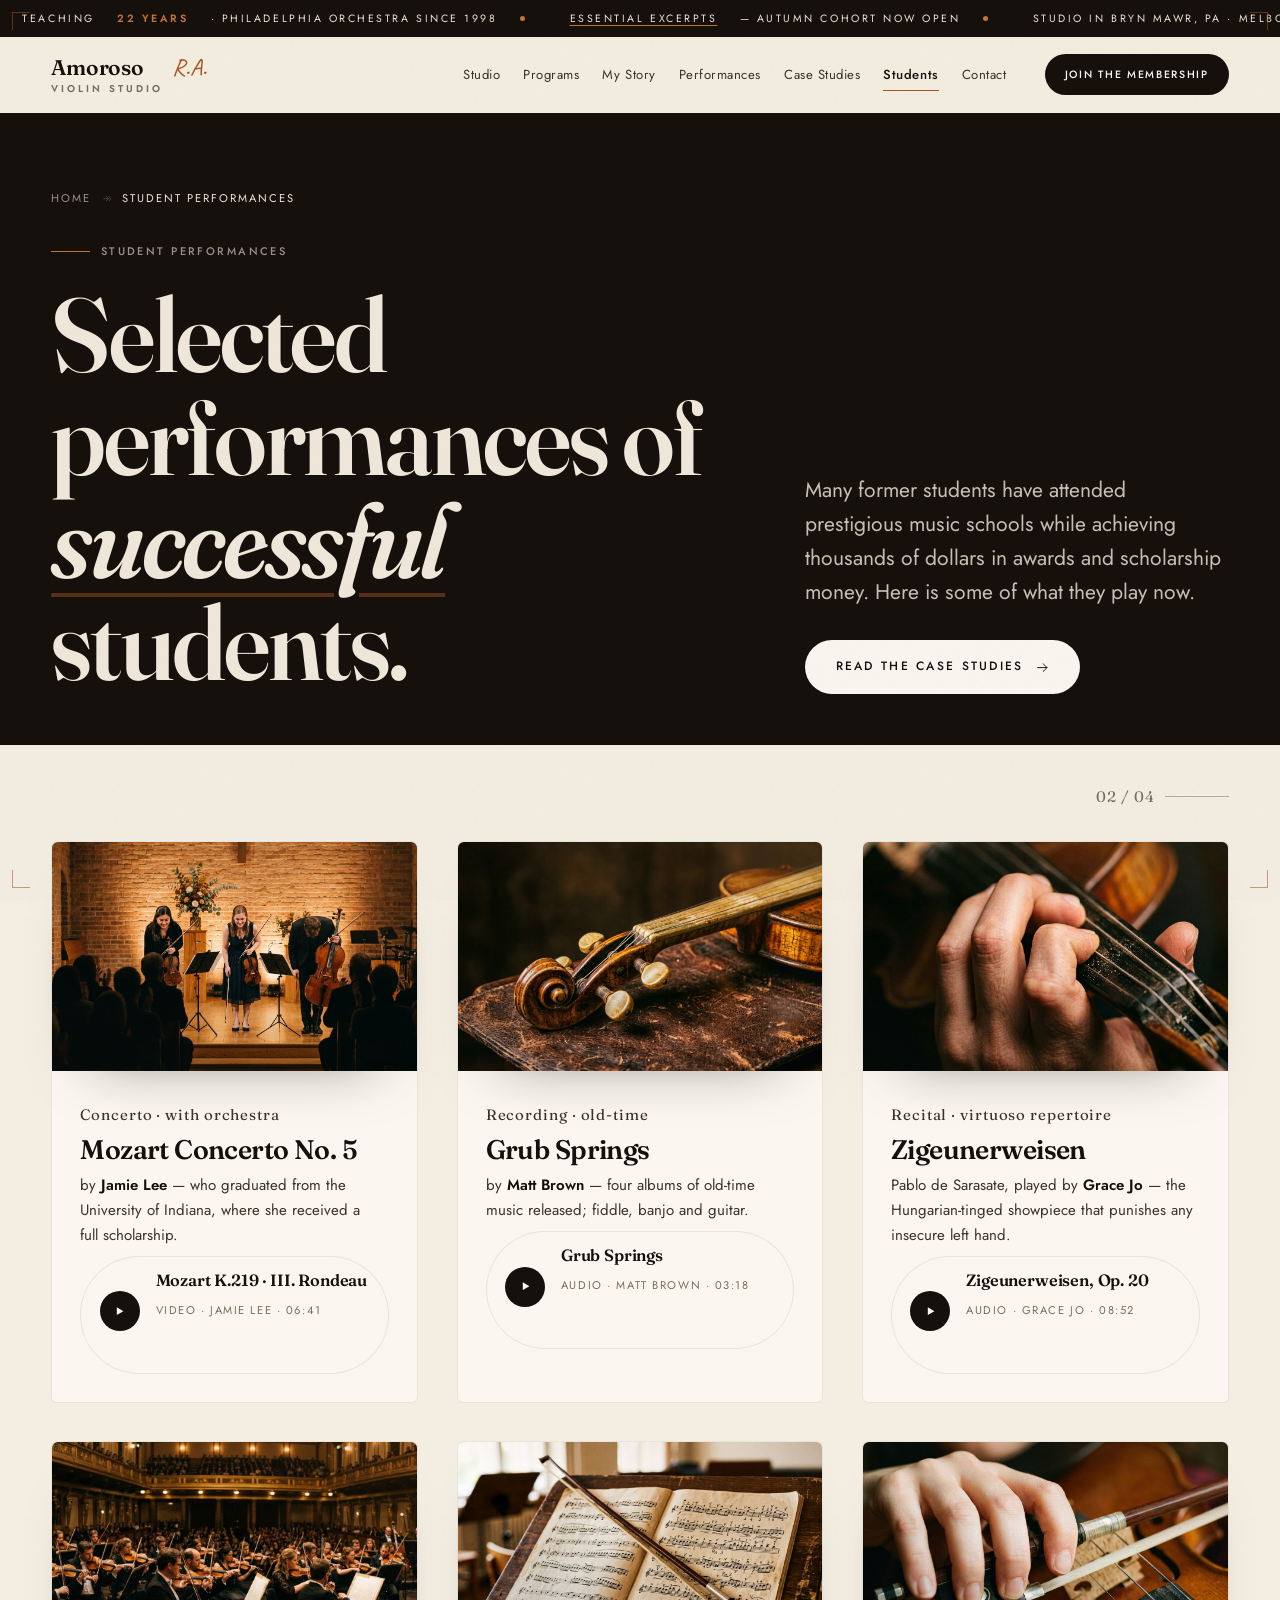
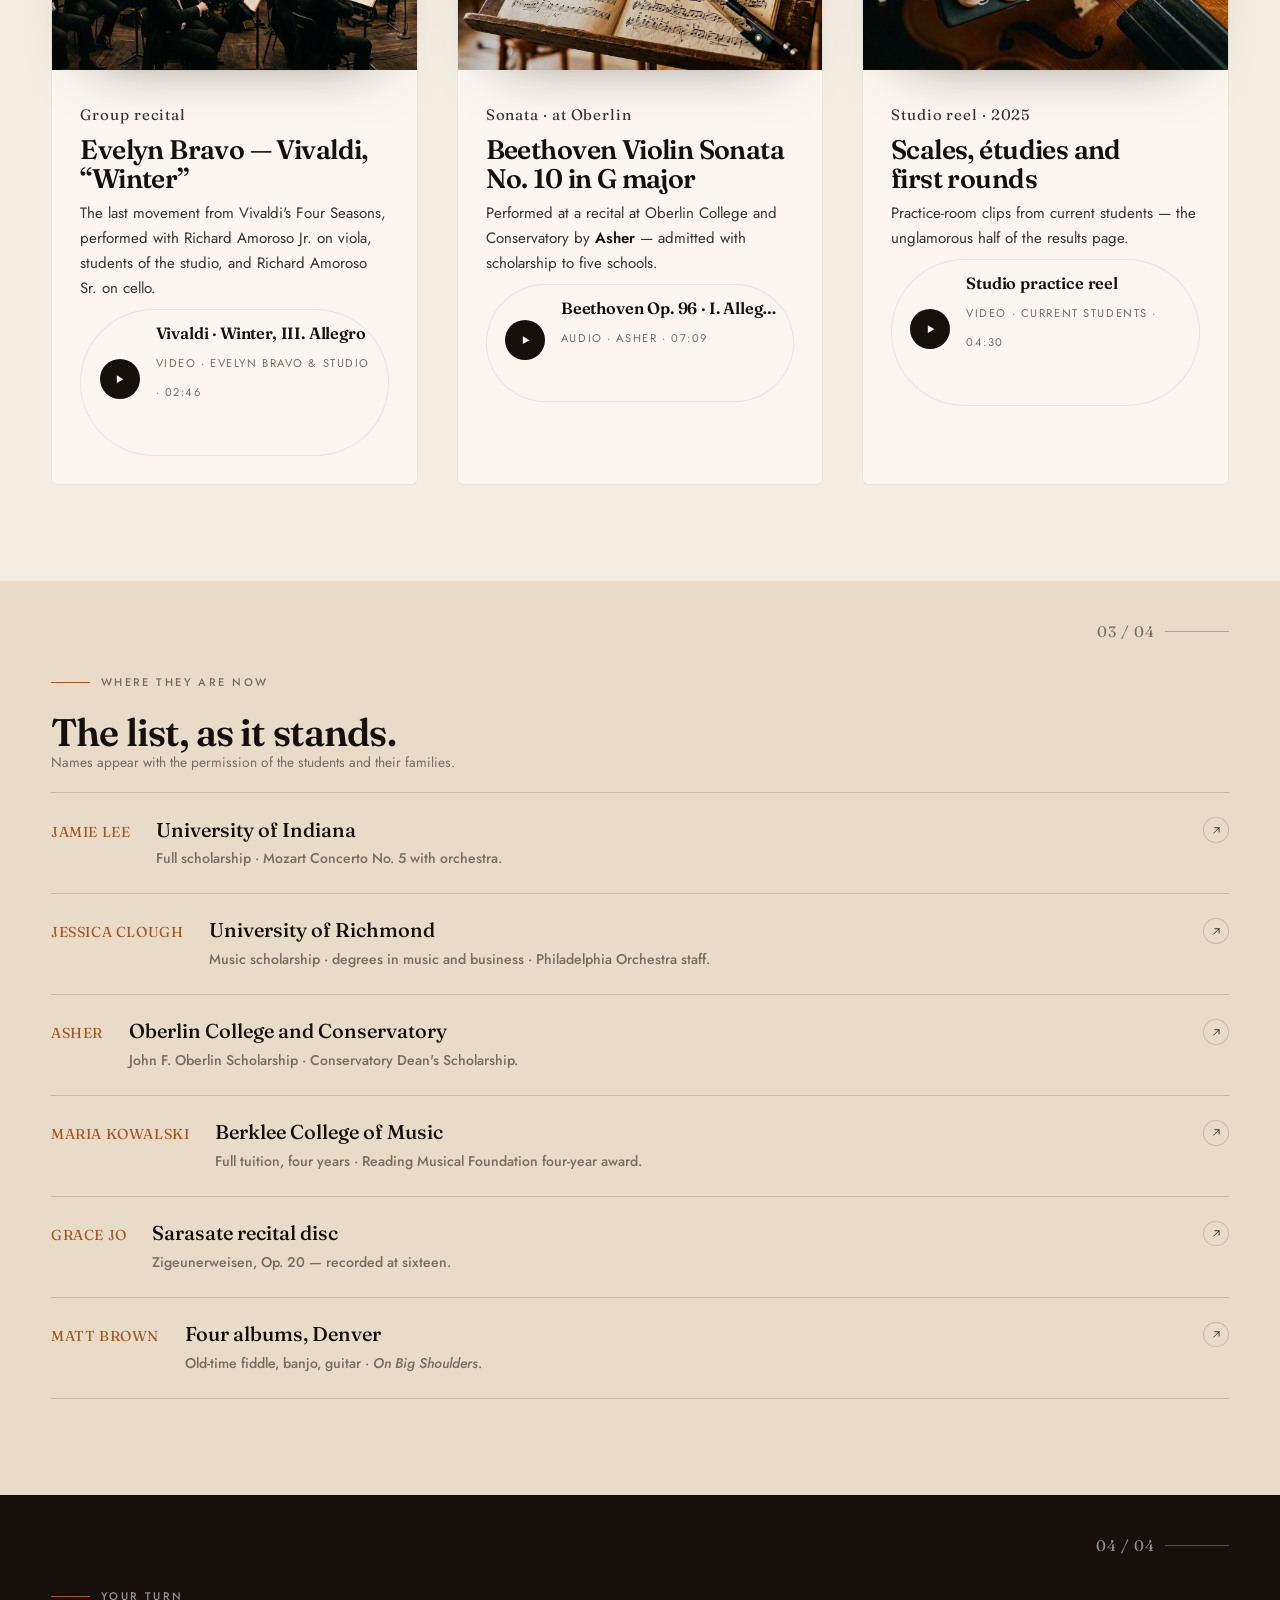
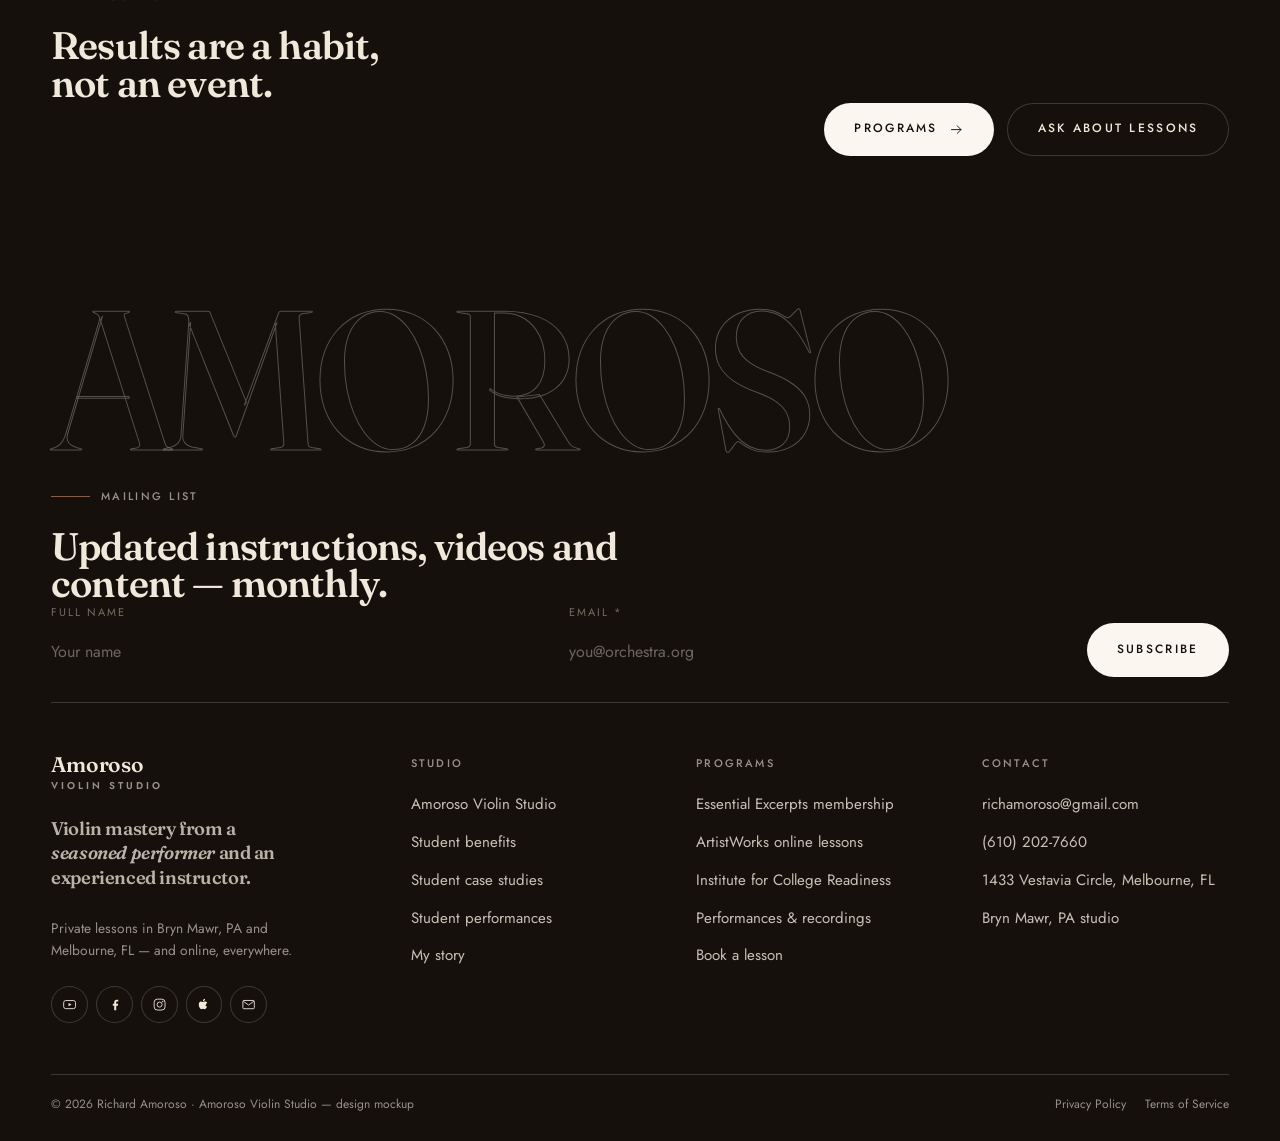
<file: richard-amoroso-redesign/student-performances.html>
<!DOCTYPE html>
<html lang="en">
<head>
<meta charset="utf-8">
<meta name="viewport" content="width=device-width,initial-scale=1">
<title>Student Performances — recordings from the Amoroso Violin Studio</title>
<meta name="description" content="Mozart concertos, Sarasate, Vivaldi group recitals and Beethoven sonatas: selected performances by students of Richard Amoroso, many of them now at Oberlin, Indiana, Berklee and Richmond.">
<link rel="preconnect" href="https://fonts.googleapis.com">
<link rel="preconnect" href="https://fonts.gstatic.com" crossorigin>
<link href="https://fonts.googleapis.com/css2?family=Fraunces:ital,opsz,wght@0,9..144,300..700;1,9..144,300..700&family=Jost:wght@300..600&family=Caveat:wght@500;600&display=swap" rel="stylesheet">
<link rel="stylesheet" href="assets/css/design.css">
<script src="assets/js/icons.js"></script>
<link rel="icon" href="data:image/svg+xml,%3Csvg xmlns='http://www.w3.org/2000/svg' viewBox='0 0 32 32'%3E%3Crect width='32' height='32' rx='7' fill='%2315100C'/%3E%3Ctext x='16' y='22' font-family='Georgia,serif' font-size='17' fill='%23C67433' text-anchor='middle'%3EA%3C/text%3E%3C/svg%3E">
</head>
<body>

<a class="skip" href="#main">Skip to content</a>
<div class="progress" aria-hidden="true"><i id="progressBar"></i></div>
<div class="frame" aria-hidden="true"><i></i><i></i><i></i><i></i></div>
<!-- ===== TICKER ===== -->
<div class="ticker">
  <div class="ticker-row loop">
    <span>Teaching <b style="color:var(--amber-2)">22 years</b> · Philadelphia Orchestra since 1998<i></i></span>
    <span><a href="programs.html">Essential Excerpts</a> — Autumn cohort now open<i></i></span>
    <span>Studio in Bryn&nbsp;Mawr, PA · Melbourne, FL · Online worldwide<i></i></span>
    <span>100+ students taught · Scholarships to Oberlin, Indiana, Eastman, Richmond<i></i></span>
  </div>
</div>
<!-- ===== HEADER ===== -->
<header class="hdr" id="hdr">
  <div class="wrap hdr-in">
    <a class="brand" href="index.html" aria-label="Amoroso Violin Studio — home">
      <span class="brand-mark">Amoroso<em>Violin Studio</em></span>
      <span class="brand-sig" aria-hidden="true">R.A.</span>
    </a>
    <nav class="nav" id="nav" aria-label="Primary">
      <a href="studio.html">Studio</a>
      <a href="programs.html">Programs</a>
      <a href="my-story.html">My Story</a>
      <a href="performances.html">Performances</a>
      <a href="case-studies.html">Case Studies</a>
      <a href="student-performances.html" aria-current="page">Students</a>
      <a href="contact.html">Contact</a>
      <span class="nav-note">Bryn Mawr · Melbourne · Online</span>
    </nav>
    <div class="hdr-cta">
      <a class="btn btn--sm" href="programs.html"><span>Join the membership</span></a>
      <button class="icon-btn burger" id="burger" type="button" aria-controls="nav" aria-expanded="false" aria-label="Menu">
        <svg class="i-open" width="20" height="20" aria-hidden="true"><use href="#i-menu"></use></svg>
        <svg class="i-close" width="20" height="20" aria-hidden="true" style="display:none"><use href="#i-close"></use></svg>
      </button>
    </div>
  </div>
</header>
<main id="main">
<!-- ===== BANNER ===== -->
<section class="banner on-ink" style="background:var(--ink)">
  <div class="wrap">
    <nav class="crumbs" aria-label="Breadcrumb"><a href="index.html">Home</a><svg class="ic" aria-hidden="true"><use href="#i-double"></use></svg><span style="color:var(--on-ink)">Student performances</span></nav>
    <div class="banner-grid">
      <div class="stack">
        <p class="label on-ink"><i class="dash"></i>Student performances</p>
        <h1 class="d-1" style="color:var(--on-ink)">Selected<br>performances of<br><em>successful</em><br>students.</h1>
      </div>
      <div class="stack">
        <p class="lede" style="color:rgba(240,232,218,.82)">Many former students have attended prestigious music schools while achieving thousands of dollars in awards and scholarship money. Here is some of what they play now.</p>
        <div style="display:flex;gap:.8rem;flex-wrap:wrap;margin-top:.4rem"><a class="btn btn--light" href="case-studies.html"><span>Read the case studies</span><svg class="ic" aria-hidden="true"><use href="#i-arrow"></use></svg></a></div>
      </div>
    </div>
  </div>
</section>


<section class="sec">
  <div class="wrap">
    <p class="idx">02 / 04</p>
    <div class="g g-3">
      <article class="card card--panel" data-reveal>
        <figure class="ph"><img src="assets/img/recital.jpg" alt="Jamie Lee performing a Mozart concerto" width="800" height="500"></figure>
        <div class="card-body">
          <p class="card-num">Concerto · with orchestra</p>
          <h3 class="card-title"><span>Mozart Concerto No. 5</span></h3>
          <p>by <strong>Jamie Lee</strong> — who graduated from the University of Indiana, where she received a full scholarship.</p>
          <div class="player"><button class="pp" type="button" aria-pressed="false" aria-label="Play Mozart K.219 · III. Rondeau"><svg class="ic" aria-hidden="true"><use href="#i-play"></use></svg></button><div class="meta"><b>Mozart K.219 · III. Rondeau</b><span>Video · Jamie Lee · 06:41</span><div class="wave" data-bars="44"></div></div></div>
        </div>
      </article>
      <article class="card card--panel" data-reveal>
        <figure class="ph"><img src="assets/img/violin-1765.jpg" alt="Old-time fiddle recording session" width="800" height="500"></figure>
        <div class="card-body">
          <p class="card-num">Recording · old-time</p>
          <h3 class="card-title"><span>Grub Springs</span></h3>
          <p>by <strong>Matt Brown</strong> — four albums of old-time music released; fiddle, banjo and guitar.</p>
          <div class="player"><button class="pp" type="button" aria-pressed="false" aria-label="Play Grub Springs"><svg class="ic" aria-hidden="true"><use href="#i-play"></use></svg></button><div class="meta"><b>Grub Springs</b><span>Audio · Matt Brown · 03:18</span><div class="wave" data-bars="44"></div></div></div>
        </div>
      </article>
      <article class="card card--panel" data-reveal>
        <figure class="ph"><img src="assets/img/left-hand.jpg" alt="Sarasate Zigeunerweisen performance" width="800" height="500"></figure>
        <div class="card-body">
          <p class="card-num">Recital · virtuoso repertoire</p>
          <h3 class="card-title"><span>Zigeunerweisen</span></h3>
          <p>Pablo de Sarasate, played by <strong>Grace Jo</strong> — the Hungarian-tinged showpiece that punishes any insecure left hand.</p>
          <div class="player"><button class="pp" type="button" aria-pressed="false" aria-label="Play Zigeunerweisen, Op. 20"><svg class="ic" aria-hidden="true"><use href="#i-play"></use></svg></button><div class="meta"><b>Zigeunerweisen, Op. 20</b><span>Audio · Grace Jo · 08:52</span><div class="wave" data-bars="44"></div></div></div>
        </div>
      </article>
      <article class="card card--panel" data-reveal>
        <figure class="ph"><img src="assets/img/orchestra.jpg" alt="Group recital in a hall" width="800" height="500"></figure>
        <div class="card-body">
          <p class="card-num">Group recital</p>
          <h3 class="card-title"><span>Evelyn Bravo — Vivaldi,<br>“Winter”</span></h3>
          <p>The last movement from Vivaldi's Four Seasons, performed with Richard Amoroso Jr. on viola, students of the studio, and Richard Amoroso Sr. on cello.</p>
          <div class="player"><button class="pp" type="button" aria-pressed="false" aria-label="Play Vivaldi · Winter, III. Allegro"><svg class="ic" aria-hidden="true"><use href="#i-play"></use></svg></button><div class="meta"><b>Vivaldi · Winter, III. Allegro</b><span>Video · Evelyn Bravo &amp; studio · 02:46</span><div class="wave" data-bars="44"></div></div></div>
        </div>
      </article>
      <article class="card card--panel" data-reveal>
        <figure class="ph"><img src="assets/img/score.jpg" alt="Beethoven violin sonata score" width="800" height="500"></figure>
        <div class="card-body">
          <p class="card-num">Sonata · at Oberlin</p>
          <h3 class="card-title"><span>Beethoven Violin Sonata<br>No. 10 in G major</span></h3>
          <p>Performed at a recital at Oberlin College and Conservatory by <strong>Asher</strong> — admitted with scholarship to five schools.</p>
          <div class="player"><button class="pp" type="button" aria-pressed="false" aria-label="Play Beethoven Op. 96 · I. Allegro moderato"><svg class="ic" aria-hidden="true"><use href="#i-play"></use></svg></button><div class="meta"><b>Beethoven Op. 96 · I. Allegro moderato</b><span>Audio · Asher · 07:09</span><div class="wave" data-bars="44"></div></div></div>
        </div>
      </article>
      <article class="card card--panel" data-reveal>
        <figure class="ph"><img src="assets/img/bow-arm.jpg" alt="Bow technique in a student recording" width="800" height="500"></figure>
        <div class="card-body">
          <p class="card-num">Studio reel · 2025</p>
          <h3 class="card-title"><span>Scales, étudies and<br>first rounds</span></h3>
          <p>Practice-room clips from current students — the unglamorous half of the results page.</p>
          <div class="player"><button class="pp" type="button" aria-pressed="false" aria-label="Play Studio practice reel"><svg class="ic" aria-hidden="true"><use href="#i-play"></use></svg></button><div class="meta"><b>Studio practice reel</b><span>Video · Current students · 04:30</span><div class="wave" data-bars="44"></div></div></div>
        </div>
      </article>
    </div>
  </div>
</section>

<section class="sec on-sand">
  <div class="wrap">
    <p class="idx">03 / 04</p>
    <div class="g-head" style="margin-bottom:1.2rem">
      <div class="stack"><p class="label" data-reveal><i class="dash"></i>Where they are now</p><h2 class="d-3" data-reveal>The list, as it stands.</h2></div>
      <p class="small" data-reveal>Names appear with the permission of the students and their families.</p>
    </div>
    <ul class="rows" data-reveal>
      <li><span class="k">JAMIE LEE</span><div class="t" style="font-size:1.25rem">University of Indiana<small>Full scholarship · Mozart Concerto No. 5 with orchestra.</small></div><span class="go"><svg class="ic" aria-hidden="true"><use href="#i-arrow-diag"></use></svg></span></li>
      <li><span class="k">JESSICA CLOUGH</span><div class="t" style="font-size:1.25rem">University of Richmond<small>Music scholarship · degrees in music and business · Philadelphia Orchestra staff.</small></div><span class="go"><svg class="ic" aria-hidden="true"><use href="#i-arrow-diag"></use></svg></span></li>
      <li><span class="k">ASHER</span><div class="t" style="font-size:1.25rem">Oberlin College and Conservatory<small>John F. Oberlin Scholarship · Conservatory Dean's Scholarship.</small></div><span class="go"><svg class="ic" aria-hidden="true"><use href="#i-arrow-diag"></use></svg></span></li>
      <li><span class="k">MARIA KOWALSKI</span><div class="t" style="font-size:1.25rem">Berklee College of Music<small>Full tuition, four years · Reading Musical Foundation four-year award.</small></div><span class="go"><svg class="ic" aria-hidden="true"><use href="#i-arrow-diag"></use></svg></span></li>
      <li><span class="k">GRACE JO</span><div class="t" style="font-size:1.25rem">Sarasate recital disc<small>Zigeunerweisen, Op. 20 — recorded at sixteen.</small></div><span class="go"><svg class="ic" aria-hidden="true"><use href="#i-arrow-diag"></use></svg></span></li>
      <li><span class="k">MATT BROWN</span><div class="t" style="font-size:1.25rem">Four albums, Denver<small>Old-time fiddle, banjo, guitar · <em>On Big Shoulders</em>.</small></div><span class="go"><svg class="ic" aria-hidden="true"><use href="#i-arrow-diag"></use></svg></span></li>
    </ul>
  </div>
</section>

<section class="sec on-ink">
  <div class="wrap">
    <p class="idx">04 / 04</p>
    <div class="g-split" style="align-items:center">
      <div class="stack" data-reveal>
        <p class="label on-ink"><i class="dash"></i>Your turn</p>
        <h2 class="d-3">Results are a habit,<br>not an event.</h2>
      </div>
      <div style="display:flex;gap:.8rem;flex-wrap:wrap;justify-content:flex-end" data-reveal>
        <a class="btn btn--light" href="programs.html"><span>Programs</span><svg class="ic" aria-hidden="true"><use href="#i-arrow"></use></svg></a>
        <a class="btn btn--ghost" style="--fg:var(--on-ink);box-shadow:inset 0 0 0 1px var(--rule-on-ink)" href="contact.html"><span>Ask about lessons</span></a>
      </div>
    </div>
  </div>
</section>
</main>
<!-- ===== FOOTER ===== -->
<footer class="ftr">
  <div class="wrap">
    <div class="ftr-mark" aria-hidden="true">AMOROSO</div>
    <div class="g-split" style="align-items:center;padding-top:clamp(1rem,3vw,2rem)">
      <div class="stack">
        <p class="label on-ink"><i class="dash"></i>Mailing list</p>
        <h3 class="d-3" style="max-width:22ch">Updated instructions, videos and content — monthly.</h3>
      </div>
      <form class="nl" data-demo novalidate>
        <label class="field"><span>Full name</span><input type="text" name="name" placeholder="Your name" autocomplete="name"></label>
        <label class="field"><span>Email *</span><input type="email" name="email" placeholder="you@orchestra.org" required autocomplete="email"></label>
        <button class="btn btn--light" type="submit"><span>Subscribe</span></button>
      </form>
    </div>

    <div class="ftr-cols">
      <div class="stack">
        <a class="brand" href="index.html" style="align-items:flex-start;flex-direction:column;gap:.15rem">
          <span class="brand-mark" style="color:var(--on-ink)">Amoroso<em style="color:var(--on-ink-3)">Violin Studio</em></span>
        </a>
        <p class="display" style="font-size:1.15rem;line-height:1.35;color:rgba(240,232,218,.75);max-width:26ch">Violin mastery from a <em class="it">seasoned performer</em> and an experienced instructor.</p>
        <p class="small" style="color:var(--on-ink-3);max-width:32ch">Private lessons in Bryn Mawr, PA and Melbourne, FL — and online, everywhere.</p>
        <div class="socials">
          <a href="#" aria-label="YouTube"><svg class="ic" aria-hidden="true"><use href="#i-youtube"></use></svg></a>
          <a href="#" aria-label="Facebook"><svg class="ic" aria-hidden="true"><use href="#i-facebook"></use></svg></a>
          <a href="#" aria-label="Instagram"><svg class="ic" aria-hidden="true"><use href="#i-instagram"></use></svg></a>
          <a href="#" aria-label="Apple Podcasts"><svg class="ic" aria-hidden="true"><use href="#i-apple"></use></svg></a>
          <a href="#" aria-label="Email"><svg class="ic" aria-hidden="true"><use href="#i-mail"></use></svg></a>
        </div>
      </div>
      <div>
        <h5>Studio</h5>
        <ul class="ftr-links">
          <li><a href="studio.html">Amoroso Violin Studio</a></li>
          <li><a href="studio.html#benefits">Student benefits</a></li>
          <li><a href="case-studies.html">Student case studies</a></li>
          <li><a href="student-performances.html">Student performances</a></li>
          <li><a href="my-story.html">My story</a></li>
        </ul>
      </div>
      <div>
        <h5>Programs</h5>
        <ul class="ftr-links">
          <li><a href="programs.html">Essential Excerpts membership</a></li>
          <li><a href="programs.html#artistworks">ArtistWorks online lessons</a></li>
          <li><a href="programs.html#college">Institute for College Readiness</a></li>
          <li><a href="performances.html">Performances &amp; recordings</a></li>
          <li><a href="contact.html">Book a lesson</a></li>
        </ul>
      </div>
      <div>
        <h5>Contact</h5>
        <ul class="ftr-links">
          <li><a href="mailto:richamoroso@gmail.com">richamoroso@gmail.com</a></li>
          <li><a href="tel:+16102027660">(610) 202-7660</a></li>
          <li><a href="#">1433 Vestavia Circle, Melbourne, FL</a></li>
          <li><a href="#">Bryn Mawr, PA studio</a></li>
        </ul>
      </div>
    </div>

    <div class="ftr-bottom">
      <p>© <span data-year>2026</span> Richard Amoroso · Amoroso Violin Studio — design mockup</p>
      <p style="display:flex;gap:1.2rem"><a href="legal.html">Privacy Policy</a><a href="legal.html">Terms of Service</a></p>
    </div>
  </div>
</footer>
<button class="top-btn" id="toTop" type="button" aria-label="Back to top"><svg class="ic" aria-hidden="true"><use href="#i-arrow-up"></use></svg></button>
<!-- ===== LEAD MAGNET MODAL ===== -->
<div class="modal" id="guide" role="dialog" aria-modal="true" aria-labelledby="guide-h">
  <div class="modal-bd" data-close></div>
  <div class="modal-box">
    <button class="modal-x" type="button" data-close aria-label="Close"><svg class="ic" aria-hidden="true"><use href="#i-close"></use></svg></button>
    <figure class="ph ph--raw"><img src="assets/img/score.jpg" alt="Annotated orchestral excerpt part" width="700" height="900"></figure>
    <div class="modal-body">
      <p class="label"><i class="dash"></i>Free guide</p>
      <h2 class="d-3" id="guide-h">The Audition-Readiness<br>Checklist</h2>
      <p>What an audition committee hears in the first sixty seconds of your first-round excerpt — eight checkpoints, plus what to do in the practice room about each one.</p>
      <form class="form" data-demo novalidate>
        <div class="form-grid">
          <label class="field"><span>Name</span><input type="text" name="name" placeholder="First name" autocomplete="given-name"></label>
          <label class="field"><span>Email *</span><input type="email" name="email" placeholder="you@email.com" required autocomplete="email"></label>
        </div>
        <label class="check"><input type="checkbox" checked><span>I consent to receive transactional messages related to my account, orders or services I have requested. Message frequency may vary; message and data rates may apply.</span></label>
        <button class="btn btn--full" type="submit"><span>Download free guide</span><svg class="ic" aria-hidden="true"><use href="#i-download"></use></svg></button>
      </form>
    </div>
  </div>
</div>

<script src="assets/js/icons.js"></script>
<script src="assets/js/main.js"></script>
</body>
</html>
</file>
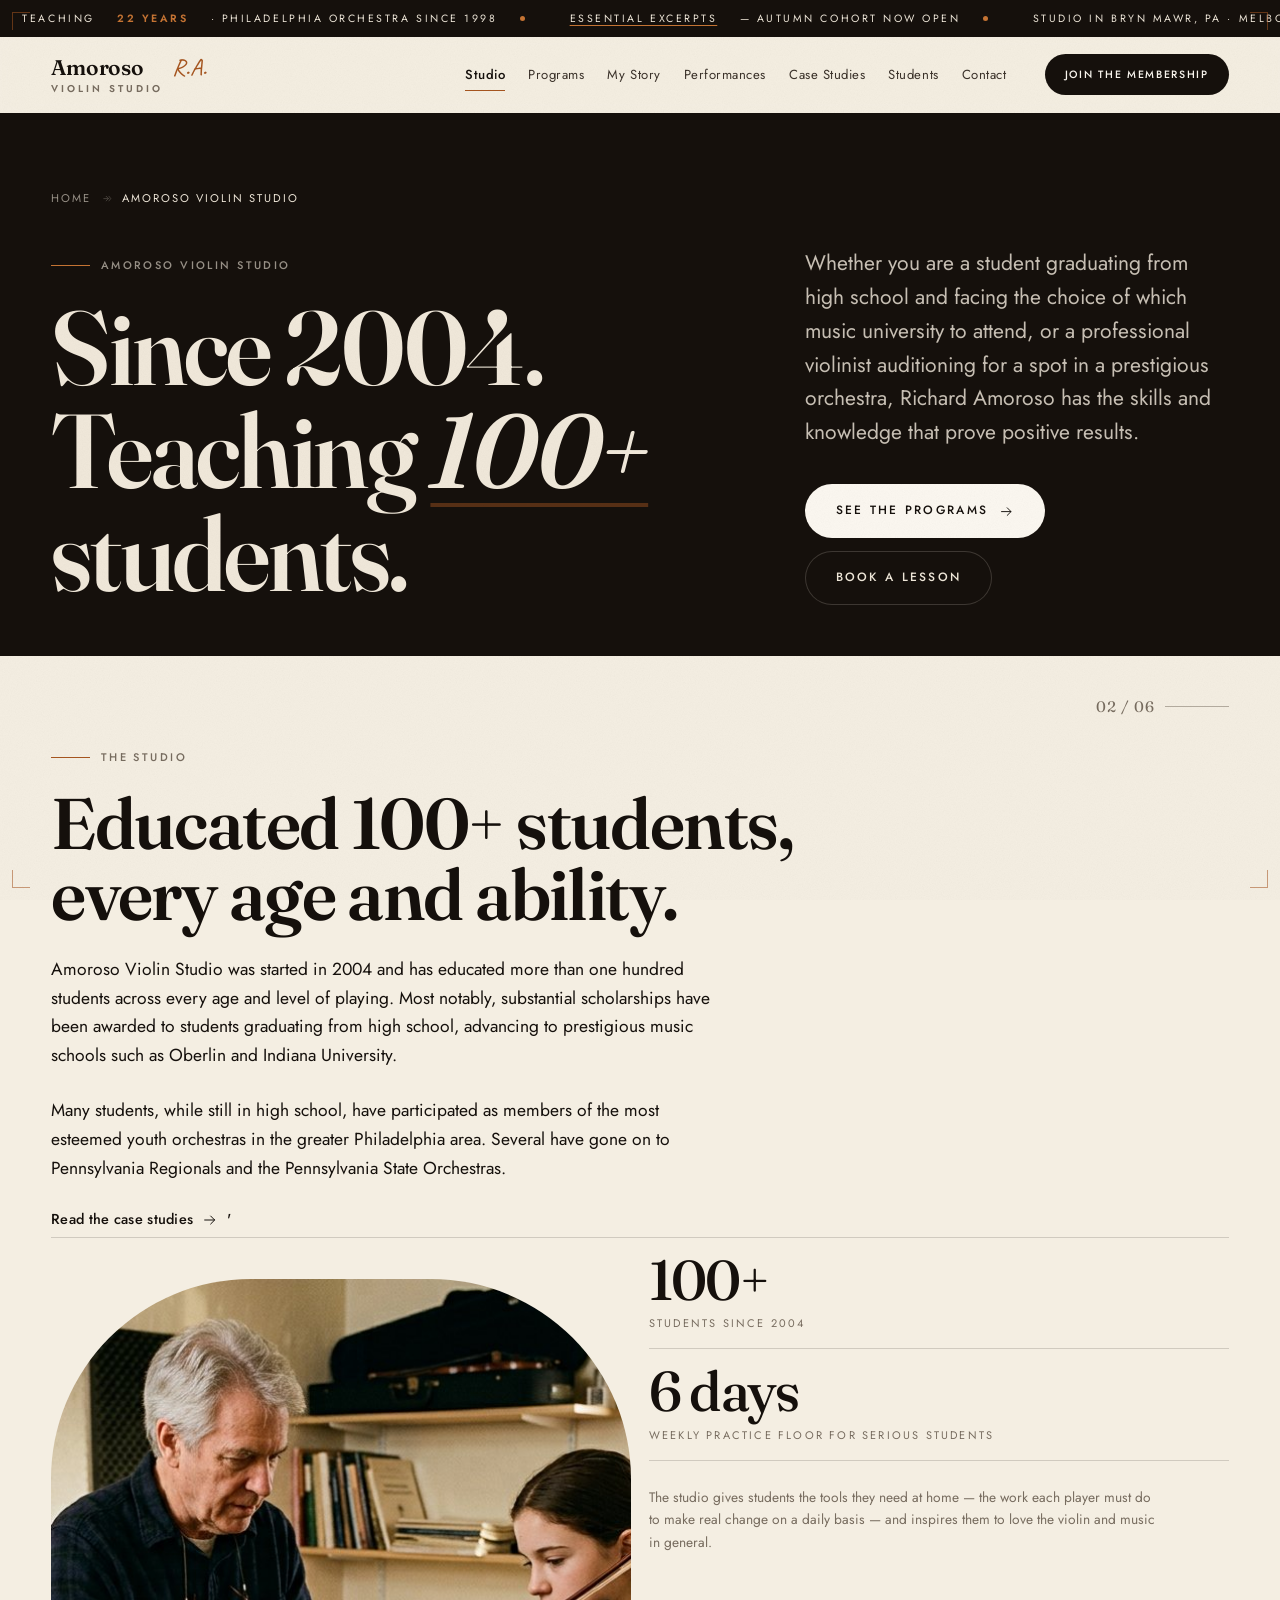
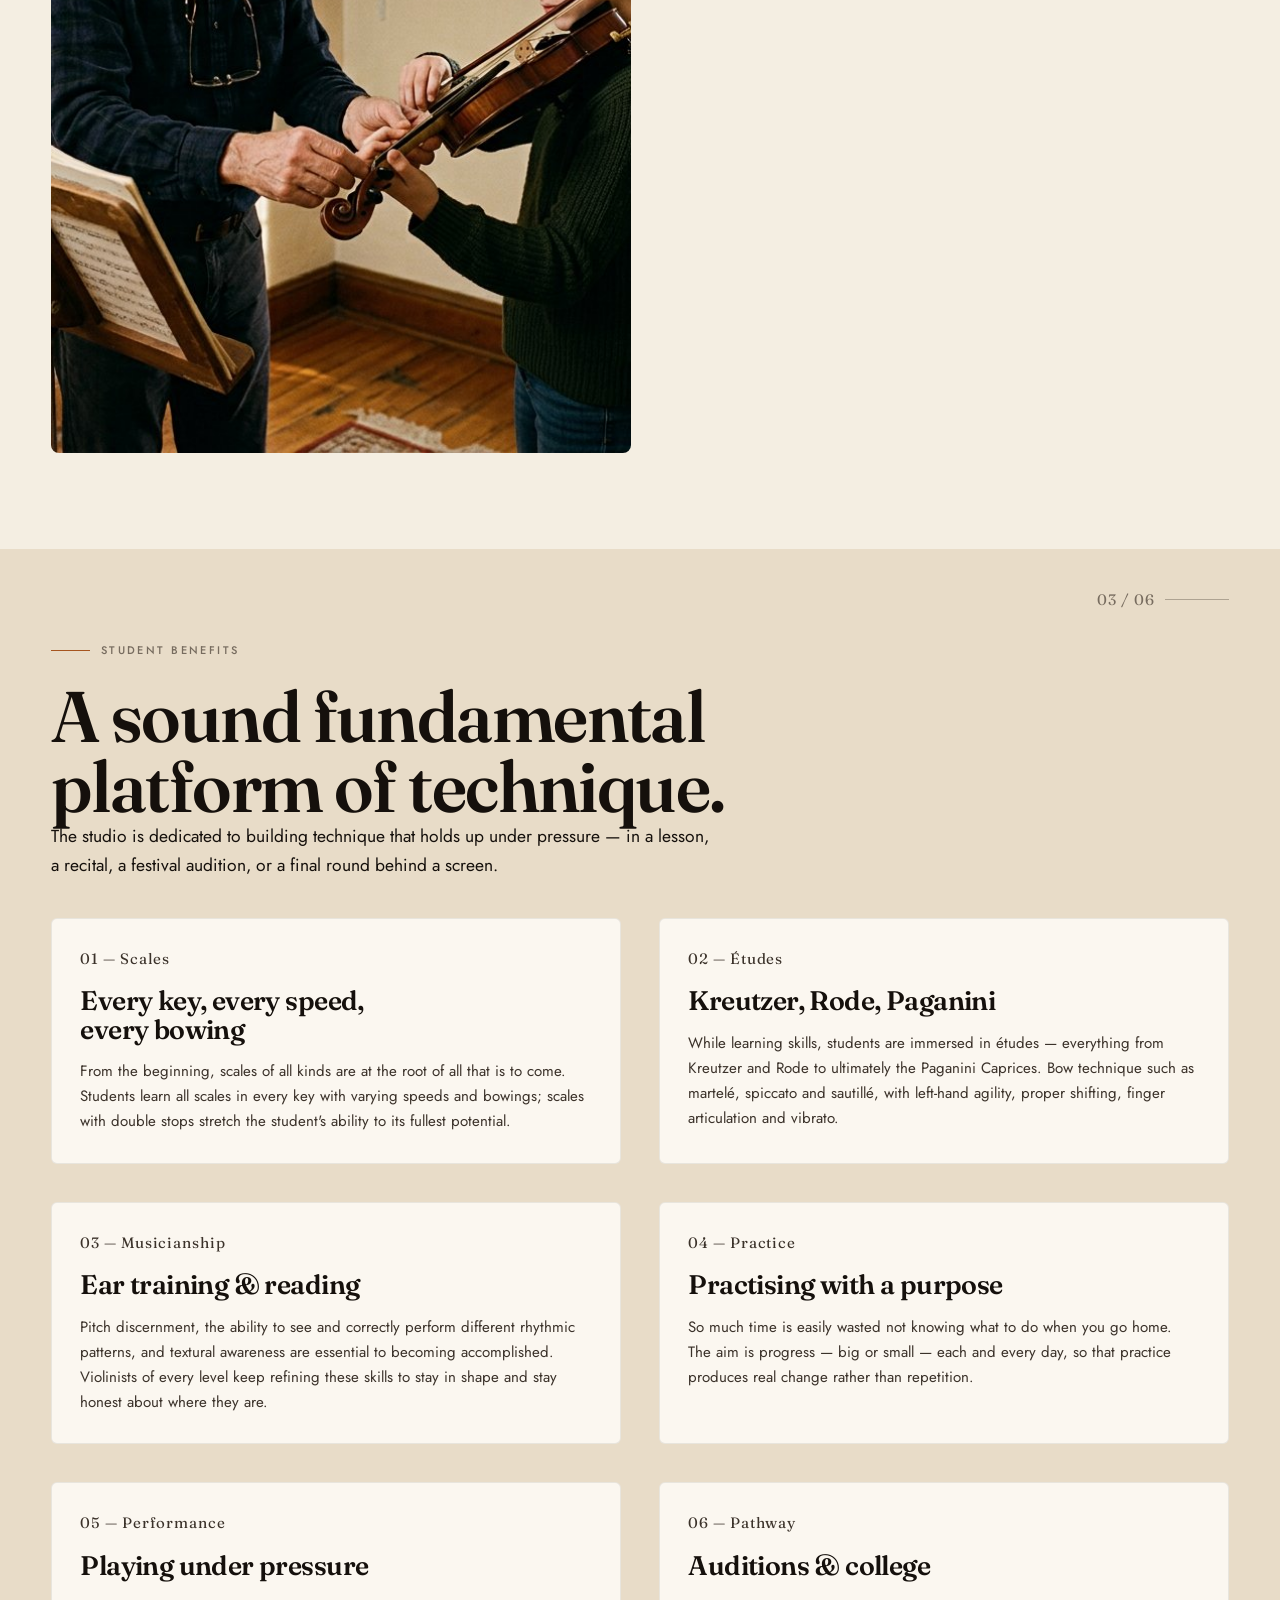
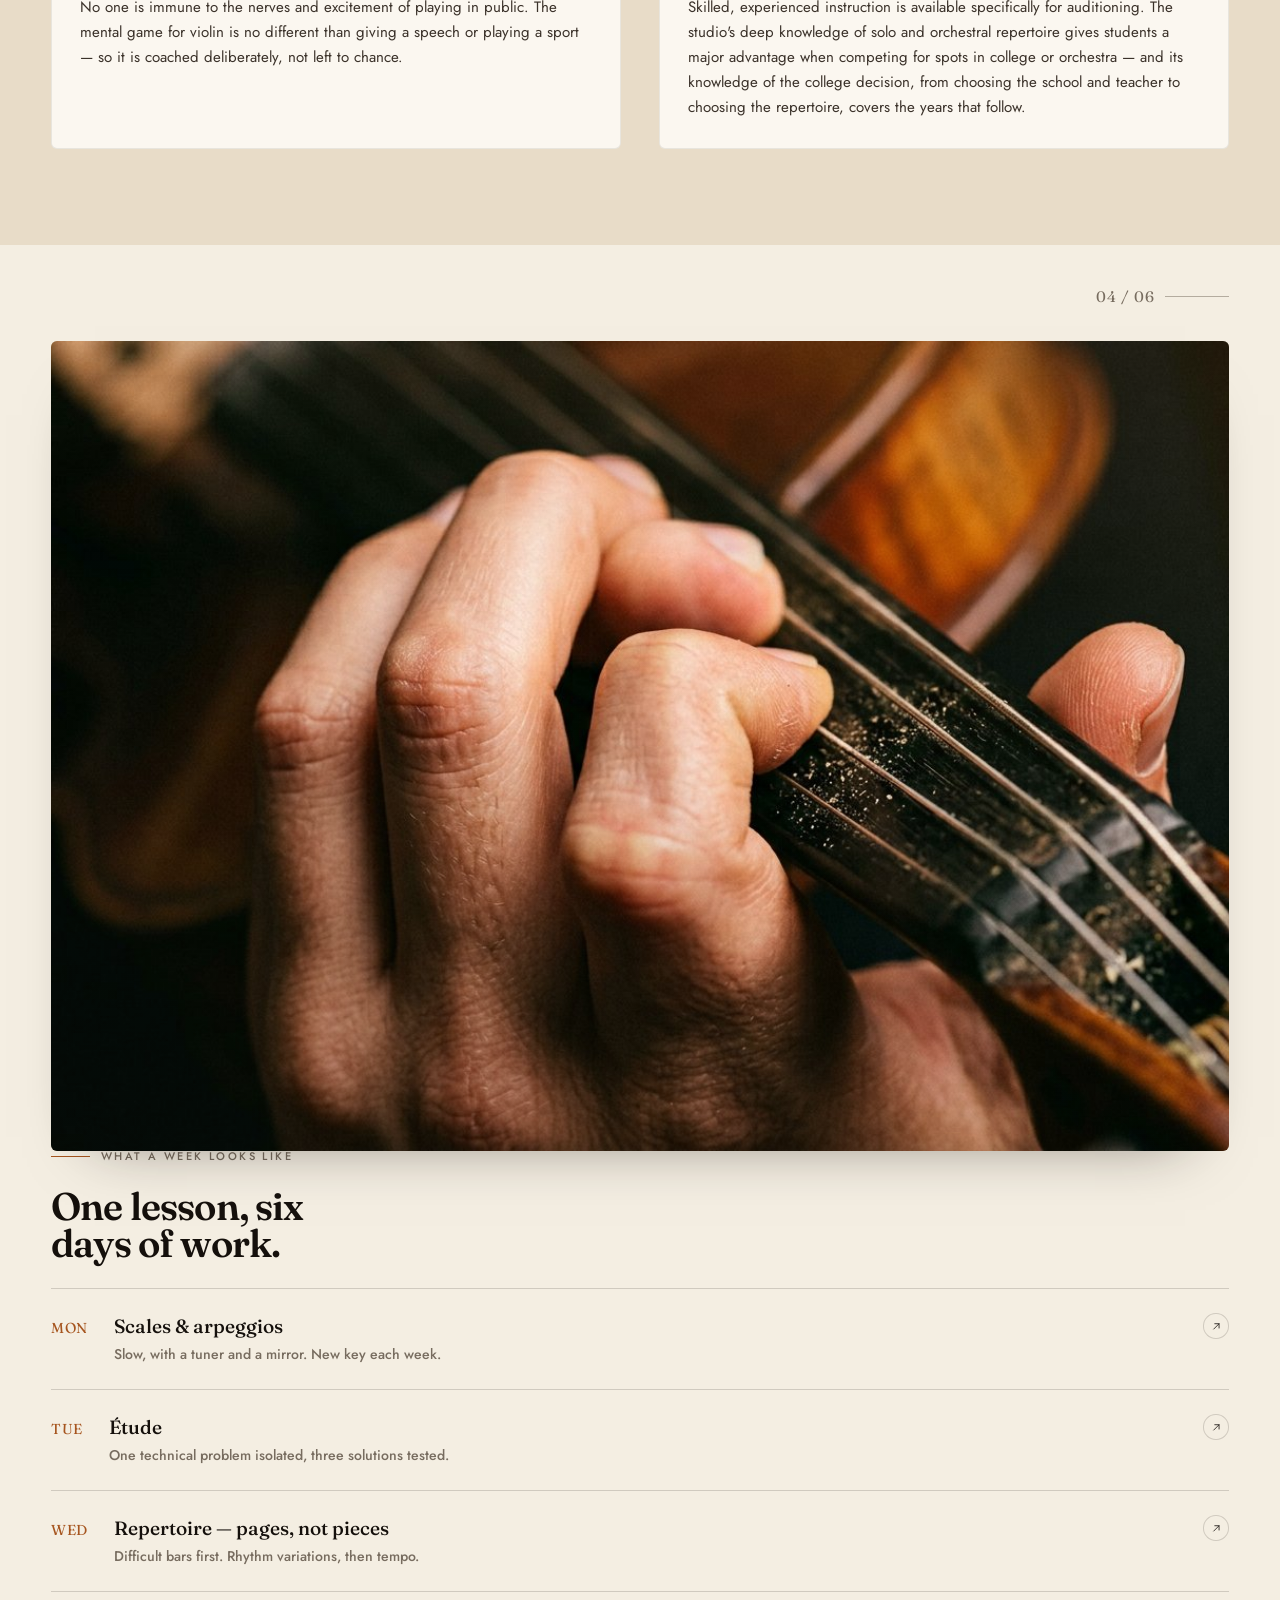
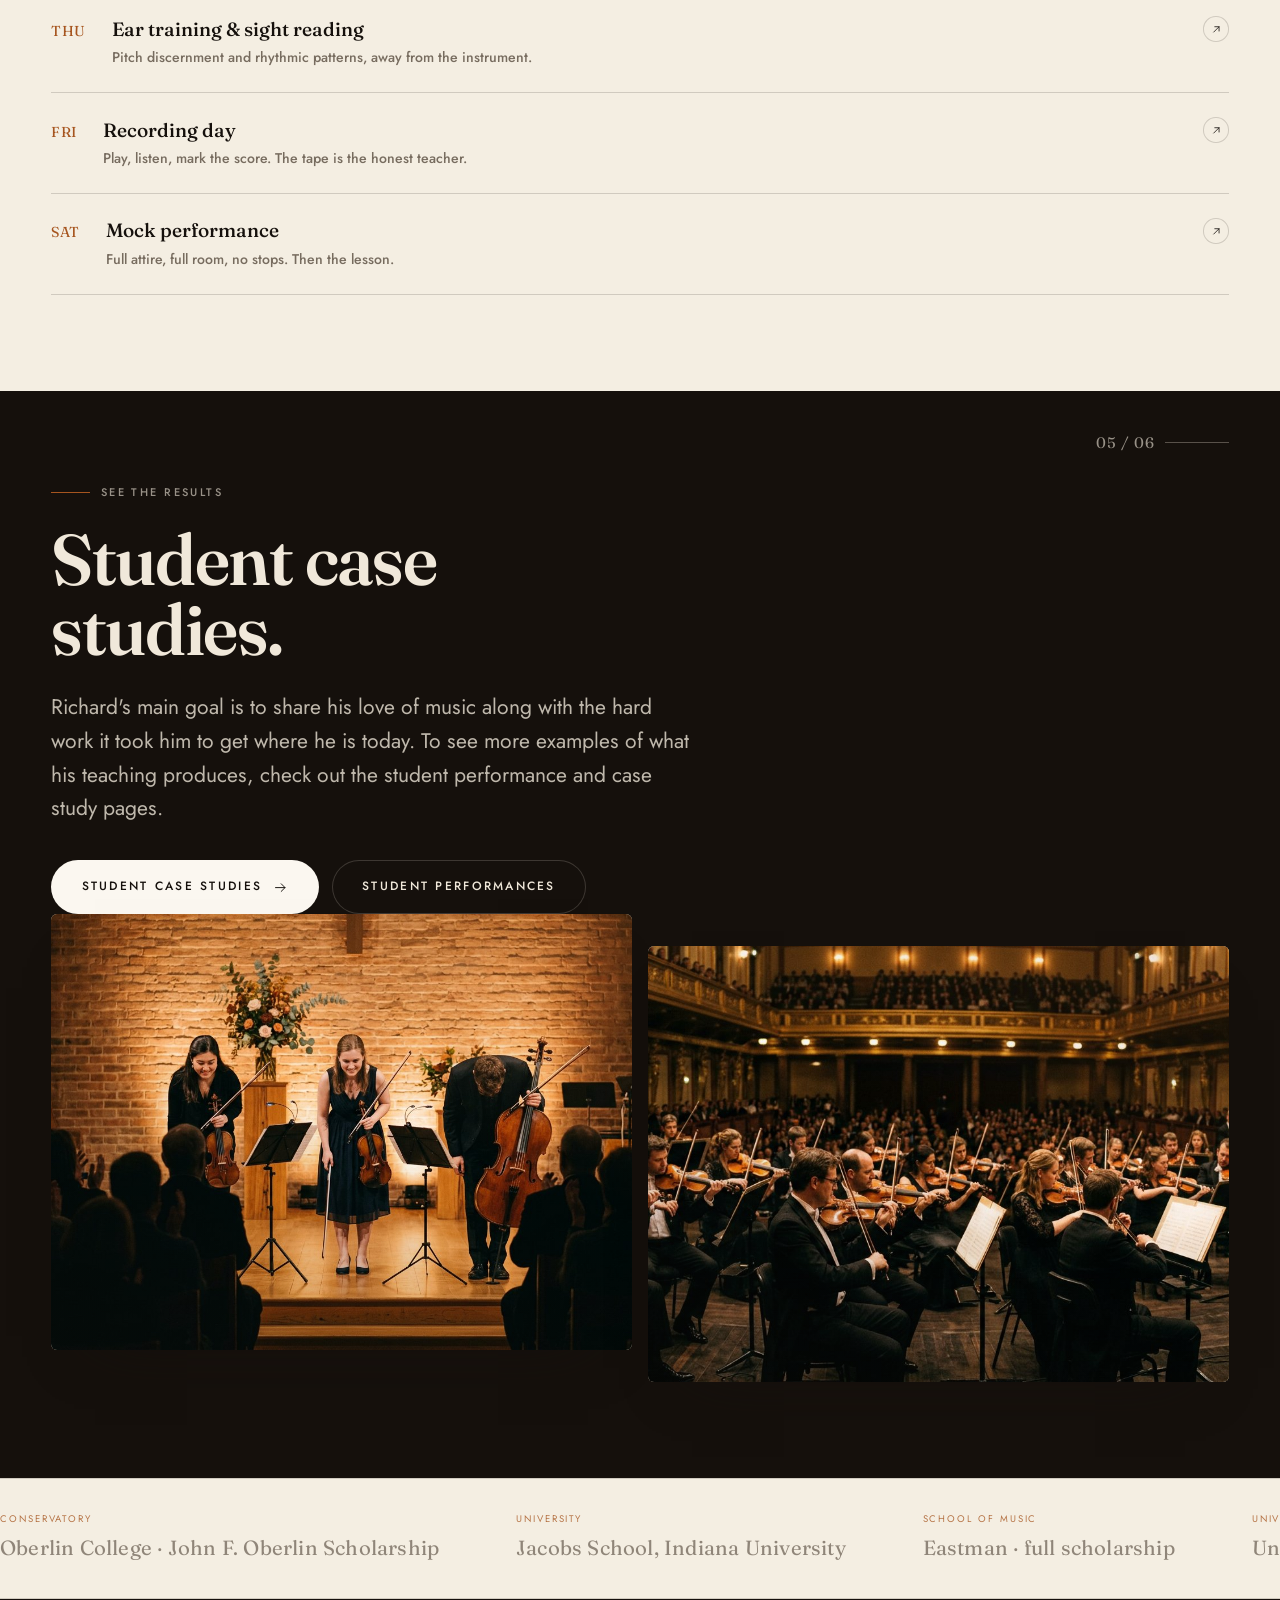
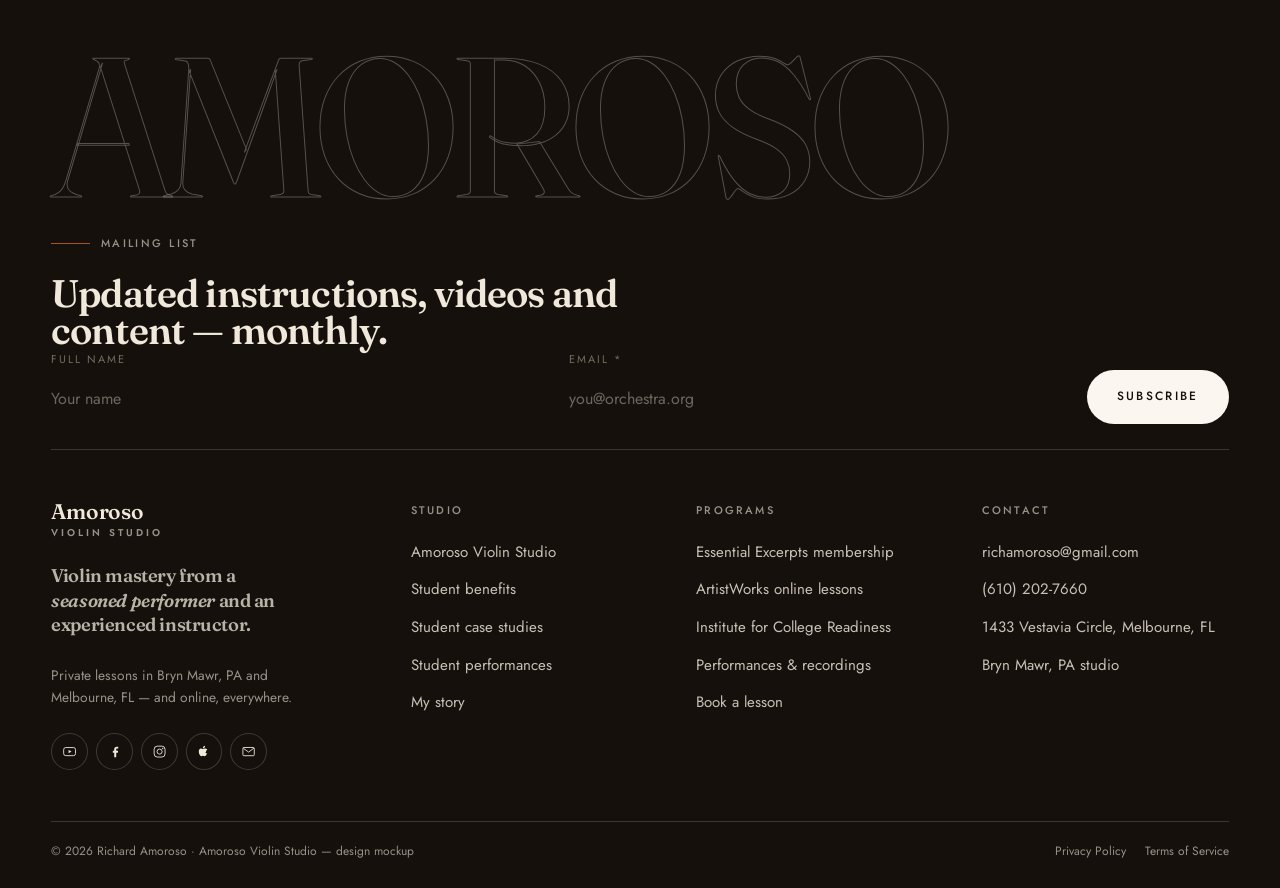
<file: richard-amoroso-redesign/studio.html>
<!DOCTYPE html>
<html lang="en">
<head>
<meta charset="utf-8">
<meta name="viewport" content="width=device-width,initial-scale=1">
<title>Amoroso Violin Studio — Since 2004, 100+ students of all ages and skill levels</title>
<meta name="description" content="The studio Richard Amoroso founded in 2004: scales, études, musicianship, practising with a purpose and performing under pressure — for students from first lesson to professional audition.">
<link rel="preconnect" href="https://fonts.googleapis.com">
<link rel="preconnect" href="https://fonts.gstatic.com" crossorigin>
<link href="https://fonts.googleapis.com/css2?family=Fraunces:ital,opsz,wght@0,9..144,300..700;1,9..144,300..700&family=Jost:wght@300..600&family=Caveat:wght@500;600&display=swap" rel="stylesheet">
<link rel="stylesheet" href="assets/css/design.css">
<script src="assets/js/icons.js"></script>
<link rel="icon" href="data:image/svg+xml,%3Csvg xmlns='http://www.w3.org/2000/svg' viewBox='0 0 32 32'%3E%3Crect width='32' height='32' rx='7' fill='%2315100C'/%3E%3Ctext x='16' y='22' font-family='Georgia,serif' font-size='17' fill='%23C67433' text-anchor='middle'%3EA%3C/text%3E%3C/svg%3E">
</head>
<body>

<a class="skip" href="#main">Skip to content</a>
<div class="progress" aria-hidden="true"><i id="progressBar"></i></div>
<div class="frame" aria-hidden="true"><i></i><i></i><i></i><i></i></div>
<!-- ===== TICKER ===== -->
<div class="ticker">
  <div class="ticker-row loop">
    <span>Teaching <b style="color:var(--amber-2)">22 years</b> · Philadelphia Orchestra since 1998<i></i></span>
    <span><a href="programs.html">Essential Excerpts</a> — Autumn cohort now open<i></i></span>
    <span>Studio in Bryn&nbsp;Mawr, PA · Melbourne, FL · Online worldwide<i></i></span>
    <span>100+ students taught · Scholarships to Oberlin, Indiana, Eastman, Richmond<i></i></span>
  </div>
</div>
<!-- ===== HEADER ===== -->
<header class="hdr" id="hdr">
  <div class="wrap hdr-in">
    <a class="brand" href="index.html" aria-label="Amoroso Violin Studio — home">
      <span class="brand-mark">Amoroso<em>Violin Studio</em></span>
      <span class="brand-sig" aria-hidden="true">R.A.</span>
    </a>
    <nav class="nav" id="nav" aria-label="Primary">
      <a href="studio.html" aria-current="page">Studio</a>
      <a href="programs.html">Programs</a>
      <a href="my-story.html">My Story</a>
      <a href="performances.html">Performances</a>
      <a href="case-studies.html">Case Studies</a>
      <a href="student-performances.html">Students</a>
      <a href="contact.html">Contact</a>
      <span class="nav-note">Bryn Mawr · Melbourne · Online</span>
    </nav>
    <div class="hdr-cta">
      <a class="btn btn--sm" href="programs.html"><span>Join the membership</span></a>
      <button class="icon-btn burger" id="burger" type="button" aria-controls="nav" aria-expanded="false" aria-label="Menu">
        <svg class="i-open" width="20" height="20" aria-hidden="true"><use href="#i-menu"></use></svg>
        <svg class="i-close" width="20" height="20" aria-hidden="true" style="display:none"><use href="#i-close"></use></svg>
      </button>
    </div>
  </div>
</header>
<main id="main">
<!-- ===== BANNER ===== -->
<section class="banner on-ink" style="background:var(--ink)">
  <div class="wrap">
    <nav class="crumbs" aria-label="Breadcrumb"><a href="index.html">Home</a><svg class="ic" aria-hidden="true"><use href="#i-double"></use></svg><span style="color:var(--on-ink)">Amoroso Violin Studio</span></nav>
    <div class="banner-grid">
      <div class="stack">
        <p class="label on-ink"><i class="dash"></i>Amoroso Violin Studio</p>
        <h1 class="d-1" style="color:var(--on-ink)">Since 2004.<br>Teaching <em>100+</em><br>students.</h1>
      </div>
      <div class="stack">
        <p class="lede" style="color:rgba(240,232,218,.82)">Whether you are a student graduating from high school and facing the choice of which music university to attend, or a professional violinist auditioning for a spot in a prestigious orchestra, Richard Amoroso has the skills and knowledge that prove positive results.</p>
        <div style="display:flex;gap:.8rem;flex-wrap:wrap;margin-top:.6rem"><a class="btn btn--light" href="programs.html"><span>See the programs</span><svg class="ic" aria-hidden="true"><use href="#i-arrow"></use></svg></a><a class="btn btn--ghost" style="--fg:var(--on-ink);box-shadow:inset 0 0 0 1px var(--rule-on-ink)" href="contact.html"><span>Book a lesson</span></a></div>
      </div>
    </div>
  </div>
</section>


<section class="sec">
  <div class="wrap">
    <p class="idx">02 / 06</p>
    <div class="g-split">
      <div class="stack" data-reveal>
        <p class="label"><i class="dash"></i>The studio</p>
        <h2 class="d-2">Educated 100+ students,<br>every age and ability.</h2>
        <p>Amoroso Violin Studio was started in 2004 and has educated more than one hundred students across every age and level of playing. Most notably, substantial scholarships have been awarded to students graduating from high school, advancing to prestigious music schools such as Oberlin and Indiana University.</p>
        <p>Many students, while still in high school, have participated as members of the most esteemed youth orchestras in the greater Philadelphia area. Several have gone on to Pennsylvania Regionals and the Pennsylvania State Orchestras.</p>
        <a class="link" href="case-studies.html">Read the case studies<svg class="ic" aria-hidden="true"><use href="#i-arrow"></use></svg>'</a>
      </div>
      <div class="g g-2" style="gap:1.1rem;align-items:start" data-reveal="scale">
        <figure class="ph ph--arch ph--raw" style="aspect-ratio:3/4;margin-top:2.6rem">
          <img src="assets/img/students.jpg" alt="A weekly lesson at the studio" width="760" height="1010">
        </figure>
        <div class="stack" style="align-content:end">
          <div class="stats" style="grid-template-columns:1fr;border-top:0">
            <div style="border:0;padding-left:0"><b data-count="100" data-suffix="+">0</b><span>Students since 2004</span></div>
            <div style="border:0;padding-left:0;border-top:1px solid var(--rule)"><b data-count="6" data-suffix=" days">0</b><span>Weekly practice floor for serious students</span></div>
          </div>
          <p class="small">The studio gives students the tools they need at home — the work each player must do to make real change on a daily basis — and inspires them to love the violin and music in general.</p>
        </div>
      </div>
    </div>
  </div>
</section>

<section class="sec on-sand">
  <div class="wrap">
    <p class="idx">03 / 06</p>
    <div class="g-head" style="margin-bottom:clamp(1.6rem,3vw,2.6rem)">
      <div class="stack">
        <p class="label" data-reveal><i class="dash"></i>Student benefits</p>
        <h2 class="d-2" data-reveal>A sound fundamental<br>platform of technique.</h2>
      </div>
      <p data-reveal>The studio is dedicated to building technique that holds up under pressure — in a lesson, a recital, a festival audition, or a final round behind a screen.</p>
    </div>
    <div class="g g-2">
      <article class="card card--panel" data-reveal>
        <p class="card-num">01 — Scales</p>
        <h3 class="card-title"><span>Every key, every speed,<br>every bowing</span></h3>
        <p>From the beginning, scales of all kinds are at the root of all that is to come. Students learn all scales in every key with varying speeds and bowings; scales with double stops stretch the student's ability to its fullest potential.</p>
      </article>
      <article class="card card--panel" data-reveal>
        <p class="card-num">02 — Études</p>
        <h3 class="card-title"><span>Kreutzer, Rode, Paganini</span></h3>
        <p>While learning skills, students are immersed in études — everything from Kreutzer and Rode to ultimately the Paganini Caprices. Bow technique such as martelé, spiccato and sautillé, with left-hand agility, proper shifting, finger articulation and vibrato.</p>
      </article>
      <article class="card card--panel" data-reveal>
        <p class="card-num">03 — Musicianship</p>
        <h3 class="card-title"><span>Ear training &amp; reading</span></h3>
        <p>Pitch discernment, the ability to see and correctly perform different rhythmic patterns, and textural awareness are essential to becoming accomplished. Violinists of every level keep refining these skills to stay in shape and stay honest about where they are.</p>
      </article>
      <article class="card card--panel" data-reveal>
        <p class="card-num">04 — Practice</p>
        <h3 class="card-title"><span>Practising with a purpose</span></h3>
        <p>So much time is easily wasted not knowing what to do when you go home. The aim is progress — big or small — each and every day, so that practice produces real change rather than repetition.</p>
      </article>
      <article class="card card--panel" data-reveal>
        <p class="card-num">05 — Performance</p>
        <h3 class="card-title"><span>Playing under pressure</span></h3>
        <p>No one is immune to the nerves and excitement of playing in public. The mental game for violin is no different than giving a speech or playing a sport — so it is coached deliberately, not left to chance.</p>
      </article>
      <article class="card card--panel" data-reveal>
        <p class="card-num">06 — Pathway</p>
        <h3 class="card-title"><span>Auditions &amp; college</span></h3>
        <p>Skilled, experienced instruction is available specifically for auditioning. The studio's deep knowledge of solo and orchestral repertoire gives students a major advantage when competing for spots in college or orchestra — and its knowledge of the college decision, from choosing the school and teacher to choosing the repertoire, covers the years that follow.</p>
      </article>
    </div>
  </div>
</section>

<section class="sec">
  <div class="wrap">
    <p class="idx">04 / 06</p>
    <div class="g-split-r" style="align-items:center">
      <figure class="ph ph--s" data-reveal="scale" style="aspect-ratio:16/11">
        <img src="assets/img/left-hand.jpg" alt="Left-hand technique at close range" width="1100" height="760">
      </figure>
      <div class="stack" data-reveal>
        <p class="label"><i class="dash"></i>What a week looks like</p>
        <h2 class="d-3">One lesson, six<br>days of work.</h2>
        <ol class="rows" style="border-top:1px solid var(--rule)">
          <li><span class="k">MON</span><div class="t" style="font-size:1.2rem">Scales &amp; arpeggios<small>Slow, with a tuner and a mirror. New key each week.</small></div><span class="go"><svg class="ic" aria-hidden="true"><use href="#i-arrow-diag"></use></svg></span></li>
          <li><span class="k">TUE</span><div class="t" style="font-size:1.2rem">Étude<small>One technical problem isolated, three solutions tested.</small></div><span class="go"><svg class="ic" aria-hidden="true"><use href="#i-arrow-diag"></use></svg></span></li>
          <li><span class="k">WED</span><div class="t" style="font-size:1.2rem">Repertoire — pages, not pieces<small>Difficult bars first. Rhythm variations, then tempo.</small></div><span class="go"><svg class="ic" aria-hidden="true"><use href="#i-arrow-diag"></use></svg></span></li>
          <li><span class="k">THU</span><div class="t" style="font-size:1.2rem">Ear training &amp; sight reading<small>Pitch discernment and rhythmic patterns, away from the instrument.</small></div><span class="go"><svg class="ic" aria-hidden="true"><use href="#i-arrow-diag"></use></svg></span></li>
          <li><span class="k">FRI</span><div class="t" style="font-size:1.2rem">Recording day<small>Play, listen, mark the score. The tape is the honest teacher.</small></div><span class="go"><svg class="ic" aria-hidden="true"><use href="#i-arrow-diag"></use></svg></span></li>
          <li><span class="k">SAT</span><div class="t" style="font-size:1.2rem">Mock performance<small>Full attire, full room, no stops. Then the lesson.</small></div><span class="go"><svg class="ic" aria-hidden="true"><use href="#i-arrow-diag"></use></svg></span></li>
        </ol>
      </div>
    </div>
  </div>
</section>

<section class="sec on-ink">
  <div class="wrap">
    <p class="idx">05 / 06</p>
    <div class="g-split">
      <div class="stack" data-reveal>
        <p class="label on-ink"><i class="dash"></i>See the results</p>
        <h2 class="d-2">Student case<br>studies.</h2>
        <p class="lede">Richard's main goal is to share his love of music along with the hard work it took him to get where he is today. To see more examples of what his teaching produces, check out the student performance and case study pages.</p>
        <div style="display:flex;gap:.8rem;flex-wrap:wrap;margin-top:.6rem">
          <a class="btn btn--light" href="case-studies.html"><span>Student case studies</span><svg class="ic" aria-hidden="true"><use href="#i-arrow"></use></svg></a>
          <a class="btn btn--ghost" style="--fg:var(--on-ink);box-shadow:inset 0 0 0 1px var(--rule-on-ink)" href="student-performances.html"><span>Student performances</span></a>
        </div>
      </div>
      <div class="g g-2" data-reveal="scale" style="gap:1rem">
        <figure class="ph ph--s"><img src="assets/img/recital.jpg" alt="Student chamber recital" width="800" height="800"></figure>
        <figure class="ph ph--s" style="margin-top:2rem"><img src="assets/img/orchestra.jpg" alt="Youth orchestra performance" width="800" height="800"></figure>
      </div>
    </div>
  </div>
</section>

<div class="strip" aria-label="Where students went">
  <div class="strip-track loop">
    <span class="strip-item"><i>Conservatory</i>Oberlin College · John F. Oberlin Scholarship</span>
    <span class="strip-item"><i>University</i>Jacobs School, Indiana University</span>
    <span class="strip-item"><i>School of Music</i>Eastman · full scholarship</span>
    <span class="strip-item"><i>University</i>University of Richmond · music scholarship</span>
    <span class="strip-item"><i>College</i>Boston University · Bard Conservatory</span>
    <span class="strip-item"><i>Youth Orchestra</i>Philadelphia Youth Orchestra</span>
    <span class="strip-item"><i>Festivals</i>PMEA Regionals &amp; State Orchestra</span>
    <span class="strip-item"><i>Scholarship</i>Reading Musical Foundation</span>
  </div>
</div>
</main>
<!-- ===== FOOTER ===== -->
<footer class="ftr">
  <div class="wrap">
    <div class="ftr-mark" aria-hidden="true">AMOROSO</div>
    <div class="g-split" style="align-items:center;padding-top:clamp(1rem,3vw,2rem)">
      <div class="stack">
        <p class="label on-ink"><i class="dash"></i>Mailing list</p>
        <h3 class="d-3" style="max-width:22ch">Updated instructions, videos and content — monthly.</h3>
      </div>
      <form class="nl" data-demo novalidate>
        <label class="field"><span>Full name</span><input type="text" name="name" placeholder="Your name" autocomplete="name"></label>
        <label class="field"><span>Email *</span><input type="email" name="email" placeholder="you@orchestra.org" required autocomplete="email"></label>
        <button class="btn btn--light" type="submit"><span>Subscribe</span></button>
      </form>
    </div>

    <div class="ftr-cols">
      <div class="stack">
        <a class="brand" href="index.html" style="align-items:flex-start;flex-direction:column;gap:.15rem">
          <span class="brand-mark" style="color:var(--on-ink)">Amoroso<em style="color:var(--on-ink-3)">Violin Studio</em></span>
        </a>
        <p class="display" style="font-size:1.15rem;line-height:1.35;color:rgba(240,232,218,.75);max-width:26ch">Violin mastery from a <em class="it">seasoned performer</em> and an experienced instructor.</p>
        <p class="small" style="color:var(--on-ink-3);max-width:32ch">Private lessons in Bryn Mawr, PA and Melbourne, FL — and online, everywhere.</p>
        <div class="socials">
          <a href="#" aria-label="YouTube"><svg class="ic" aria-hidden="true"><use href="#i-youtube"></use></svg></a>
          <a href="#" aria-label="Facebook"><svg class="ic" aria-hidden="true"><use href="#i-facebook"></use></svg></a>
          <a href="#" aria-label="Instagram"><svg class="ic" aria-hidden="true"><use href="#i-instagram"></use></svg></a>
          <a href="#" aria-label="Apple Podcasts"><svg class="ic" aria-hidden="true"><use href="#i-apple"></use></svg></a>
          <a href="#" aria-label="Email"><svg class="ic" aria-hidden="true"><use href="#i-mail"></use></svg></a>
        </div>
      </div>
      <div>
        <h5>Studio</h5>
        <ul class="ftr-links">
          <li><a href="studio.html">Amoroso Violin Studio</a></li>
          <li><a href="studio.html#benefits">Student benefits</a></li>
          <li><a href="case-studies.html">Student case studies</a></li>
          <li><a href="student-performances.html">Student performances</a></li>
          <li><a href="my-story.html">My story</a></li>
        </ul>
      </div>
      <div>
        <h5>Programs</h5>
        <ul class="ftr-links">
          <li><a href="programs.html">Essential Excerpts membership</a></li>
          <li><a href="programs.html#artistworks">ArtistWorks online lessons</a></li>
          <li><a href="programs.html#college">Institute for College Readiness</a></li>
          <li><a href="performances.html">Performances &amp; recordings</a></li>
          <li><a href="contact.html">Book a lesson</a></li>
        </ul>
      </div>
      <div>
        <h5>Contact</h5>
        <ul class="ftr-links">
          <li><a href="mailto:richamoroso@gmail.com">richamoroso@gmail.com</a></li>
          <li><a href="tel:+16102027660">(610) 202-7660</a></li>
          <li><a href="#">1433 Vestavia Circle, Melbourne, FL</a></li>
          <li><a href="#">Bryn Mawr, PA studio</a></li>
        </ul>
      </div>
    </div>

    <div class="ftr-bottom">
      <p>© <span data-year>2026</span> Richard Amoroso · Amoroso Violin Studio — design mockup</p>
      <p style="display:flex;gap:1.2rem"><a href="legal.html">Privacy Policy</a><a href="legal.html">Terms of Service</a></p>
    </div>
  </div>
</footer>
<button class="top-btn" id="toTop" type="button" aria-label="Back to top"><svg class="ic" aria-hidden="true"><use href="#i-arrow-up"></use></svg></button>
<!-- ===== LEAD MAGNET MODAL ===== -->
<div class="modal" id="guide" role="dialog" aria-modal="true" aria-labelledby="guide-h">
  <div class="modal-bd" data-close></div>
  <div class="modal-box">
    <button class="modal-x" type="button" data-close aria-label="Close"><svg class="ic" aria-hidden="true"><use href="#i-close"></use></svg></button>
    <figure class="ph ph--raw"><img src="assets/img/score.jpg" alt="Annotated orchestral excerpt part" width="700" height="900"></figure>
    <div class="modal-body">
      <p class="label"><i class="dash"></i>Free guide</p>
      <h2 class="d-3" id="guide-h">The Audition-Readiness<br>Checklist</h2>
      <p>What an audition committee hears in the first sixty seconds of your first-round excerpt — eight checkpoints, plus what to do in the practice room about each one.</p>
      <form class="form" data-demo novalidate>
        <div class="form-grid">
          <label class="field"><span>Name</span><input type="text" name="name" placeholder="First name" autocomplete="given-name"></label>
          <label class="field"><span>Email *</span><input type="email" name="email" placeholder="you@email.com" required autocomplete="email"></label>
        </div>
        <label class="check"><input type="checkbox" checked><span>I consent to receive transactional messages related to my account, orders or services I have requested. Message frequency may vary; message and data rates may apply.</span></label>
        <button class="btn btn--full" type="submit"><span>Download free guide</span><svg class="ic" aria-hidden="true"><use href="#i-download"></use></svg></button>
      </form>
    </div>
  </div>
</div>

<script src="assets/js/icons.js"></script>
<script src="assets/js/main.js"></script>
</body>
</html>
</file>
<file: assets/css/styles.css>
/* ============================================================
   Sumon Mia - Portfolio
   Premium dark theme · Sora / Inter / JetBrains Mono
   ============================================================ */

:root {
  --bg: #080a12;
  --bg-soft: #0c0f1a;
  --surface: #10141f;
  --surface-2: #151a28;
  --line: rgba(255, 255, 255, 0.08);
  --line-strong: rgba(255, 255, 255, 0.14);
  --text: #e8ebf2;
  --muted: #9aa3b4;
  --muted-2: #6b7484;
  --accent: #7c8cff;
  --accent-2: #4fd8ff;
  --accent-3: #a78bfa;
  --grad: linear-gradient(120deg, #7c8cff 0%, #4fd8ff 100%);
  --grad-soft: linear-gradient(120deg, rgba(124, 140, 255, 0.16), rgba(79, 216, 255, 0.16));
  --font-head: "Sora", system-ui, sans-serif;
  --font-body: "Inter", system-ui, sans-serif;
  --font-mono: "JetBrains Mono", ui-monospace, monospace;
  --radius: 16px;
  --radius-sm: 10px;
  --max: 1200px;
  --nav-h: 72px;
  --ease: cubic-bezier(0.22, 1, 0.36, 1);
}

* { margin: 0; padding: 0; box-sizing: border-box; }

html { scroll-behavior: smooth; overflow-x: clip; }

body {
  font-family: var(--font-body);
  background: var(--bg);
  color: var(--text);
  line-height: 1.6;
  font-size: 16px;
  overflow-x: hidden;
  -webkit-font-smoothing: antialiased;
  text-rendering: optimizeLegibility;
  -webkit-text-size-adjust: 100%;
  text-size-adjust: 100%;
}

img { max-width: 100%; display: block; }
a { color: inherit; text-decoration: none; }
button { font-family: inherit; cursor: pointer; border: none; background: none; color: inherit; }
::selection { background: rgba(124, 140, 255, 0.35); color: #fff; }

.container { width: 100%; max-width: var(--max); margin: 0 auto; padding: 0 28px; }

/* Anchor targets clear the fixed nav when jumping via menu links */
section[id] { scroll-margin-top: calc(var(--nav-h) + 16px); }

/* ---------- Scrollbar ---------- */
::-webkit-scrollbar { width: 11px; }
::-webkit-scrollbar-track { background: var(--bg); }
::-webkit-scrollbar-thumb { background: #232a3a; border-radius: 8px; border: 2px solid var(--bg); }
::-webkit-scrollbar-thumb:hover { background: #313a4f; }

/* ---------- Scroll progress ---------- */
.scroll-progress {
  position: fixed; top: 0; left: 0; height: 3px; width: 0;
  background: var(--grad); z-index: 2000;
}

/* ---------- Custom cursor ---------- */
.cursor-dot, .cursor-ring {
  position: fixed; top: 0; left: 0; pointer-events: none; z-index: 3000;
  border-radius: 50%; transform: translate(-50%, -50%);
}
.cursor-dot { width: 7px; height: 7px; background: var(--accent-2); }
.cursor-ring {
  width: 36px; height: 36px; border: 1.5px solid rgba(124, 140, 255, 0.55);
  transition: width 0.25s var(--ease), height 0.25s var(--ease),
    border-color 0.25s, background 0.25s;
}
.cursor-ring.is-hover {
  width: 58px; height: 58px; background: rgba(124, 140, 255, 0.08);
  border-color: var(--accent-2);
}
@media (hover: none), (max-width: 768px) {
  .cursor-dot, .cursor-ring { display: none; }
}

/* ---------- Buttons ---------- */
.btn {
  display: inline-flex; align-items: center; gap: 9px;
  font-weight: 600; font-size: 15px;
  padding: 14px 26px; border-radius: 999px;
  transition: transform 0.3s var(--ease), box-shadow 0.3s var(--ease),
    background 0.3s, color 0.3s, border-color 0.3s;
  will-change: transform;
}
.btn svg { transition: transform 0.3s var(--ease); }
.btn:hover svg { transform: translateX(4px); }

.btn-primary {
  background: var(--grad); color: #0a0c16;
  box-shadow: 0 8px 30px rgba(124, 140, 255, 0.28);
}
.btn-primary:hover { transform: translateY(-2px); box-shadow: 0 14px 40px rgba(124, 140, 255, 0.4); }

.btn-ghost {
  border: 1px solid var(--line-strong); color: var(--text); background: rgba(255, 255, 255, 0.02);
}
.btn-ghost:hover { border-color: var(--accent); transform: translateY(-2px); background: rgba(124, 140, 255, 0.08); }

.btn-light { background: #fff; color: #0a0c16; box-shadow: 0 8px 30px rgba(0, 0, 0, 0.3); }
.btn-light:hover { transform: translateY(-2px); }

.btn-small { padding: 10px 20px; font-size: 14px; }
.btn-block { width: 100%; justify-content: center; margin-top: 6px; }

/* ---------- Nav ---------- */
.nav {
  position: fixed; top: 0; left: 0; right: 0; z-index: 1000;
  height: var(--nav-h);
}
/* Frosted bar lives on a pseudo-element on purpose: a backdrop-filter directly
   on .nav would make .nav the containing block for the fixed mobile menu,
   collapsing the open panel into the 72px nav box. Keep .nav filter-free. */
.nav::before {
  content: "";
  position: absolute; inset: 0; z-index: -1;
  background: rgba(8, 10, 18, 0.78);
  backdrop-filter: blur(16px);
  -webkit-backdrop-filter: blur(16px);
  border-bottom: 1px solid var(--line);
  opacity: 0;
  transition: opacity 0.35s;
}
.nav.is-scrolled::before { opacity: 1; }
.nav-inner {
  height: var(--nav-h);
  display: flex; align-items: center; justify-content: space-between; gap: 20px;
}
.logo { display: flex; align-items: center; gap: 10px; font-family: var(--font-head); font-weight: 700; font-size: 18px; }
.logo-img { height: 40px; width: auto; border-radius: 10px; display: block; }

.nav-links { display: flex; align-items: center; gap: 28px; }
.nav-link {
  font-size: 15px; font-weight: 500; color: var(--muted);
  position: relative; transition: color 0.25s;
}
.nav-link::after {
  content: ""; position: absolute; left: 0; bottom: -6px; height: 2px; width: 0;
  background: var(--grad); transition: width 0.3s var(--ease); border-radius: 2px;
}
.nav-link:hover, .nav-link.is-active { color: var(--text); }
.nav-link:hover::after, .nav-link.is-active::after { width: 100%; }
.nav-cta { margin-left: 6px; }

.nav-toggle { display: none; flex-direction: column; gap: 5px; padding: 6px; }
.nav-toggle span { width: 24px; height: 2px; background: var(--text); border-radius: 2px; transition: 0.3s; }

/* ---------- Hero ---------- */
.hero {
  position: relative; padding: calc(var(--nav-h) + 72px) 0 40px;
  min-height: 100vh; /* fallback */
  min-height: 100svh;
  display: flex; flex-direction: column; justify-content: center;
  overflow: hidden;
}
.hero-bg { position: absolute; inset: 0; z-index: -1; }
.hero-grid {
  position: absolute; inset: 0;
  background-image: linear-gradient(var(--line) 1px, transparent 1px),
    linear-gradient(90deg, var(--line) 1px, transparent 1px);
  background-size: 64px 64px;
  mask-image: radial-gradient(ellipse 90% 70% at 50% 0%, #000 40%, transparent 100%);
  -webkit-mask-image: radial-gradient(ellipse 90% 70% at 50% 0%, #000 40%, transparent 100%);
}
.orb { position: absolute; border-radius: 50%; filter: blur(90px); opacity: 0.55; }
.orb-1 { width: 520px; height: 520px; top: -160px; right: -100px; background: radial-gradient(circle, rgba(124, 140, 255, 0.5), transparent 70%); }
.orb-2 { width: 420px; height: 420px; bottom: -120px; left: -140px; background: radial-gradient(circle, rgba(79, 216, 255, 0.35), transparent 70%); }
.orb-3 { width: 340px; height: 340px; top: 40%; left: 42%; background: radial-gradient(circle, rgba(167, 139, 250, 0.28), transparent 70%); }

.hero-inner {
  display: grid; grid-template-columns: 1.15fr 0.85fr; gap: 56px; align-items: center;
}
.hero-available {
  display: inline-flex; align-items: center; gap: 9px;
  font-size: 13.5px; font-weight: 500; color: var(--muted);
  border: 1px solid var(--line); border-radius: 999px; padding: 8px 16px;
  background: rgba(255, 255, 255, 0.02); margin-bottom: 26px;
}
.pulse {
  width: 8px; height: 8px; border-radius: 50%; background: #3ddc84;
  box-shadow: 0 0 0 0 rgba(61, 220, 132, 0.7); animation: pulse 2s infinite;
}
@keyframes pulse {
  0% { box-shadow: 0 0 0 0 rgba(61, 220, 132, 0.55); }
  70% { box-shadow: 0 0 0 9px rgba(61, 220, 132, 0); }
  100% { box-shadow: 0 0 0 0 rgba(61, 220, 132, 0); }
}

.hero-title {
  font-family: var(--font-head); font-weight: 800;
  font-size: clamp(34px, 6vw, 64px); line-height: 1.05; letter-spacing: -0.03em;
}
.hero-line { display: block; }
.hero-gradient {
  background: var(--grad); -webkit-background-clip: text; background-clip: text;
  -webkit-text-fill-color: transparent; color: transparent;
}

.hero-typing {
  margin-top: 26px; font-family: var(--font-mono); font-size: clamp(16px, 2.2vw, 21px);
  color: var(--muted); display: flex; align-items: center; gap: 10px; flex-wrap: wrap;
}
.typing-static { color: var(--muted); }
.typing-text { color: var(--accent-2); font-weight: 500; }
.typing-caret {
  display: inline-block; width: 2px; height: 1.1em; background: var(--accent-2);
  margin-left: 3px; animation: blink 1s step-end infinite;
}
@keyframes blink { 50% { opacity: 0; } }

.hero-sub { margin-top: 24px; color: var(--muted); font-size: 17px; max-width: 560px; }
.hero-sub strong { color: var(--text); font-weight: 600; }

.hero-cta { margin-top: 34px; display: flex; gap: 14px; flex-wrap: wrap; }

.hero-socials { margin-top: 30px; display: flex; align-items: center; gap: 14px; color: var(--muted-2); }
.hero-social {
  width: 42px; height: 42px; border: 1px solid var(--line); border-radius: 12px;
  display: grid; place-items: center; color: var(--muted);
  transition: 0.3s;
}
.hero-social:hover { border-color: var(--accent); color: var(--accent-2); transform: translateY(-2px); }
.hero-social-divider { width: 1px; height: 22px; background: var(--line-strong); }
.hero-email { font-size: 14.5px; font-family: var(--font-mono); }

/* Hero visual */
.hero-visual { position: relative; }
.code-card {
  background: var(--surface); border: 1px solid var(--line);
  border-radius: var(--radius); box-shadow: 0 30px 80px rgba(0, 0, 0, 0.5);
  overflow: hidden;
}
.code-head {
  display: flex; align-items: center; gap: 7px; padding: 13px 16px;
  border-bottom: 1px solid var(--line); background: var(--bg-soft);
}
.dot { width: 11px; height: 11px; border-radius: 50%; }
.dot-r { background: #ff5f57; } .dot-y { background: #febc2e; } .dot-g { background: #28c840; }
.code-file { margin-left: 10px; font-family: var(--font-mono); font-size: 12.5px; color: var(--muted-2); }
.code-body { padding: 20px 20px 26px; font-family: var(--font-mono); font-size: 13.5px; line-height: 1.75; overflow-x: auto; }
.c-kw { color: #c792ea; } .c-var { color: #82aaff; } .c-str { color: #a5e68c; }
.c-num { color: #ffcb8b; } .c-fn { color: #4fd8ff; }
.code-body .typing-caret { height: 1.2em; vertical-align: text-bottom; }

.float-chip {
  position: absolute; padding: 10px 16px; border-radius: 12px;
  font-family: var(--font-mono); font-size: 13px; font-weight: 500;
  background: var(--surface-2); border: 1px solid var(--line-strong);
  box-shadow: 0 12px 34px rgba(0, 0, 0, 0.45);
  animation: floaty 5.5s ease-in-out infinite;
}
.chip-1 { top: -20px; right: 8px; color: var(--accent-2); animation-delay: 0s; }
.chip-2 { bottom: 26px; left: -26px; color: var(--accent-3); animation-delay: 1.3s; }
.chip-3 { bottom: -20px; right: 44px; color: #a5e68c; animation-delay: 2.2s; }
.chip-4 { top: 38%; left: -34px; color: var(--accent); animation-delay: 3s; }
@keyframes floaty { 0%, 100% { transform: translateY(0); } 50% { transform: translateY(-12px); } }

/* Hero stats */
.hero-stats {
  margin-top: 72px; padding-top: 34px; border-top: 1px solid var(--line);
  display: grid; grid-template-columns: repeat(4, 1fr); gap: 20px;
}
.stat { text-align: left; }
.stat-num {
  font-family: var(--font-head); font-weight: 800; font-size: clamp(28px, 3.4vw, 42px);
  letter-spacing: -0.02em; background: var(--grad);
  -webkit-background-clip: text; background-clip: text; -webkit-text-fill-color: transparent;
}
.stat-label { display: block; color: var(--muted); font-size: 14px; margin-top: 4px; }

/* ---------- Marquee ---------- */
.marquee {
  padding: 26px 0; border-top: 1px solid var(--line); border-bottom: 1px solid var(--line);
  overflow: hidden; background: var(--bg-soft);
}
.marquee-track { display: flex; width: max-content; animation: marquee 32s linear infinite; }
.marquee-group { display: flex; align-items: center; gap: 30px; padding-right: 30px; }
.marquee-group span { font-family: var(--font-head); font-weight: 600; font-size: 17px; color: var(--muted); white-space: nowrap; }
.marquee-group i { color: var(--accent); font-style: normal; font-size: 13px; }
@keyframes marquee { from { transform: translateX(0); } to { transform: translateX(-50%); } }

/* ---------- Sections ---------- */
.section { padding: 110px 0; }
.section-alt { background: var(--bg-soft); border-top: 1px solid var(--line); border-bottom: 1px solid var(--line); }
.section-head { max-width: 720px; margin-bottom: 60px; }
.eyebrow {
  display: inline-block; font-family: var(--font-mono); font-size: 13px;
  color: var(--accent-2); letter-spacing: 0.08em; text-transform: uppercase;
  margin-bottom: 16px;
}
.section-title {
  font-family: var(--font-head); font-weight: 800; font-size: clamp(30px, 4.4vw, 46px);
  line-height: 1.12; letter-spacing: -0.025em;
}
.section-title .accent { background: var(--grad); -webkit-background-clip: text; background-clip: text; -webkit-text-fill-color: transparent; }
.section-sub { margin-top: 18px; color: var(--muted); font-size: 17px; max-width: 560px; }

/* ---------- About ---------- */
.about-grid { display: grid; grid-template-columns: 0.85fr 1.15fr; gap: 60px; align-items: center; }
.about-card {
  background: var(--surface); border: 1px solid var(--line); border-radius: 22px;
  padding: 40px; text-align: center; position: relative; overflow: hidden;
}
.about-card::before {
  content: ""; position: absolute; inset: 0; opacity: 0.5;
  background: radial-gradient(circle at 30% 20%, rgba(124, 140, 255, 0.18), transparent 60%);
}
.about-monogram {
  width: 150px; height: 150px; margin: 0 auto 24px; border-radius: 26px;
  background: var(--grad); color: #0a0c16;
  display: grid; place-items: center; font-family: var(--font-head);
  font-size: 56px; font-weight: 800; letter-spacing: -0.03em;
  box-shadow: 0 20px 50px rgba(124, 140, 255, 0.35);
}
/* Profile photo uploaded via dashboard (only rendered when theme.profilePhoto is set) */
.about-monogram .about-photo { width: 100%; height: 100%; object-fit: cover; border-radius: inherit; display: block; }
/* Bigger profile photo frame - applied when a photo replaces the monogram */
.about-monogram.has-photo { width: 220px; height: 220px; }
.about-name { display: block; font-family: var(--font-head); font-weight: 700; font-size: 22px; }
.about-role { display: block; color: var(--muted); font-size: 14.5px; margin-top: 4px; }
.about-exp {
  display: inline-flex; align-items: center; gap: 8px; margin-top: 18px;
  font-size: 13.5px; color: var(--muted-2); border: 1px solid var(--line);
  padding: 8px 16px; border-radius: 999px;
}
.about-copy p { color: var(--muted); margin-bottom: 18px; font-size: 16.5px; }
.about-copy p.lead { color: var(--text); font-size: 19px; line-height: 1.55; }
.about-copy p strong { color: var(--text); font-weight: 600; }
.about-chips { display: flex; flex-wrap: wrap; gap: 10px; margin: 26px 0 30px; }
.chip {
  font-size: 13.5px; font-weight: 500; color: var(--muted);
  border: 1px solid var(--line-strong); border-radius: 999px; padding: 8px 16px;
  background: rgba(255, 255, 255, 0.02); transition: 0.25s;
}
.chip:hover { border-color: var(--accent); color: var(--text); }

/* ---------- Services ---------- */
.services-grid { display: grid; grid-template-columns: repeat(2, 1fr); gap: 24px; }
.service-card {
  background: var(--surface); border: 1px solid var(--line); border-radius: var(--radius);
  padding: 34px; transition: transform 0.35s var(--ease), border-color 0.35s, box-shadow 0.35s;
  position: relative; overflow: hidden;
}
.service-card::after {
  content: ""; position: absolute; inset: 0; opacity: 0; transition: opacity 0.4s;
  background: radial-gradient(circle at 20% 0%, rgba(124, 140, 255, 0.1), transparent 60%);
}
.service-card:hover { transform: translateY(-6px); border-color: var(--line-strong); box-shadow: 0 24px 60px rgba(0, 0, 0, 0.4); }
.service-card:hover::after { opacity: 1; }
.service-icon {
  width: 54px; height: 54px; border-radius: 14px; display: grid; place-items: center;
  background: var(--grad-soft); color: var(--accent-2); margin-bottom: 22px;
  border: 1px solid var(--line);
}
.service-card h3 { font-family: var(--font-head); font-size: 20px; font-weight: 700; margin-bottom: 12px; letter-spacing: -0.01em; }
.service-card p { color: var(--muted); font-size: 15.5px; margin-bottom: 20px; }
.service-list { list-style: none; display: flex; flex-direction: column; gap: 9px; }
.service-list li { color: var(--muted-2); font-size: 14.5px; display: flex; align-items: center; gap: 9px; }
.service-list li::before {
  content: ""; width: 6px; height: 6px; border-radius: 50%;
  background: var(--grad); flex-shrink: 0;
}

/* ---------- Capabilities ---------- */
.caps-grid { display: flex; flex-wrap: wrap; gap: 14px; }
.cap-item {
  font-family: var(--font-head); font-weight: 600; font-size: 16px;
  color: var(--text); padding: 16px 24px; border-radius: 14px;
  background: var(--surface); border: 1px solid var(--line);
  transition: transform 0.3s var(--ease), border-color 0.3s, background 0.3s;
  cursor: default;
}
.cap-item:hover { transform: translateY(-4px); border-color: var(--accent); background: var(--surface-2); }

/* ---------- Skills ---------- */
.skills-grid { display: grid; grid-template-columns: repeat(3, 1fr); gap: 40px; }
.skill-heading { font-family: var(--font-head); font-size: 17px; font-weight: 700; margin-bottom: 26px; color: var(--text); }
.skill-heading::after { content: ""; display: block; width: 34px; height: 3px; border-radius: 3px; background: var(--grad); margin-top: 10px; }
.skill { margin-bottom: 22px; }
.skill-top { display: flex; justify-content: space-between; font-size: 14.5px; margin-bottom: 9px; }
.skill-top span:first-child { color: var(--muted); }
.skill-pct { color: var(--accent-2); font-family: var(--font-mono); font-size: 13px; }
.skill-bar { height: 7px; border-radius: 999px; background: var(--surface-2); overflow: hidden; }
.skill-bar span {
  display: block; height: 100%; width: 0; border-radius: 999px;
  background: var(--grad); transition: width 1.2s var(--ease);
}

/* ---------- Work / Portfolio ---------- */
.filters { display: flex; flex-wrap: wrap; gap: 10px; margin-bottom: 44px; }
.filter-btn {
  padding: 9px 20px; border-radius: 999px; font-size: 14px; font-weight: 500;
  color: var(--muted); border: 1px solid var(--line); background: transparent;
  transition: 0.25s;
}
.filter-btn:hover { color: var(--text); border-color: var(--line-strong); }
.filter-btn.is-active { background: var(--grad); color: #0a0c16; border-color: transparent; font-weight: 600; }

.work-grid { display: grid; grid-template-columns: repeat(3, 1fr); gap: 22px; }
.work-card {
  position: relative; background: var(--surface); border: 1px solid var(--line);
  border-radius: var(--radius); padding: 28px; overflow: hidden;
  display: flex; flex-direction: column; min-height: 230px;
  transition: transform 0.35s var(--ease), border-color 0.35s, box-shadow 0.35s, opacity 0.4s;
  animation: cardIn 0.5s var(--ease) both;
}
.work-card.featured { grid-column: span 2; background: linear-gradient(160deg, var(--surface) 0%, #131829 100%); }
.work-card::before {
  content: ""; position: absolute; top: -60px; right: -60px; width: 160px; height: 160px;
  border-radius: 50%; background: radial-gradient(circle, rgba(124, 140, 255, 0.14), transparent 70%);
  opacity: 0; transition: opacity 0.4s;
}
.work-card:hover { transform: translateY(-6px); border-color: var(--line-strong); box-shadow: 0 24px 60px rgba(0, 0, 0, 0.45); }
.work-card:hover::before { opacity: 1; }
.work-card.hide { display: none; }
@keyframes cardIn { from { opacity: 0; transform: translateY(18px); } to { opacity: 1; transform: translateY(0); } }

.work-top { display: flex; justify-content: space-between; align-items: flex-start; gap: 12px; margin-bottom: auto; }
.work-cats { display: flex; flex-wrap: wrap; gap: 6px; }
.work-cat {
  font-family: var(--font-mono); font-size: 12px; letter-spacing: 0.06em;
  text-transform: uppercase; color: var(--accent-2);
  border: 1px solid var(--line-strong); border-radius: 999px; padding: 5px 12px;
}
.work-arrow {
  width: 40px; height: 40px; border-radius: 12px; border: 1px solid var(--line-strong);
  display: grid; place-items: center; color: var(--muted); flex-shrink: 0;
  transition: 0.3s;
}
.work-card:hover .work-arrow { background: var(--grad); color: #0a0c16; border-color: transparent; transform: rotate(45deg); }

.work-name { font-family: var(--font-head); font-weight: 700; font-size: 21px; margin: 18px 0 10px; letter-spacing: -0.01em; }
.work-desc { color: var(--muted); font-size: 14.5px; }
.work-domain { margin-top: 18px; font-family: var(--font-mono); font-size: 12.5px; color: var(--muted-2); }

/* ---------- Why me ---------- */
.why-grid { display: grid; grid-template-columns: repeat(3, 1fr); gap: 24px; }
.why-item {
  background: var(--surface); border: 1px solid var(--line); border-radius: var(--radius);
  padding: 34px; transition: transform 0.3s var(--ease), border-color 0.3s;
}
.why-item:hover { transform: translateY(-5px); border-color: var(--line-strong); }
.why-num {
  font-family: var(--font-mono); font-size: 14px; color: var(--accent-2);
  display: inline-block; margin-bottom: 18px; letter-spacing: 0.05em;
}
.why-item h3 { font-family: var(--font-head); font-size: 19px; font-weight: 700; margin-bottom: 12px; }
.why-item p { color: var(--muted); font-size: 15px; }

/* ---------- Process (build log) ---------- */
.buildlog { display: grid; grid-template-columns: 0.85fr 1.15fr; gap: 26px 64px; align-items: start; }
.buildlog-intro {
  grid-column: 1; grid-row: 1 / span 2; align-self: start;
  position: sticky; top: calc(var(--nav-h) + 40px);
}
.buildlog-lead { margin-top: 20px; color: var(--muted); font-size: 17px; max-width: 460px; }
.buildlog-facts {
  list-style: none; margin-top: 28px;
  display: flex; flex-direction: column; gap: 13px;
  font-family: var(--font-mono); font-size: 14.5px; color: var(--text);
}
.buildlog-facts li { display: flex; align-items: flex-start; gap: 10px; line-height: 1.5; }
.buildlog-facts li::before { content: "✓"; color: #3ddc84; font-weight: 700; flex-shrink: 0; }

.buildlog-terminal {
  grid-column: 2; grid-row: 1;
  background: var(--surface); border: 1px solid var(--line);
  border-radius: var(--radius); box-shadow: 0 30px 80px rgba(0, 0, 0, 0.45);
  overflow: hidden;
}
.buildlog-head {
  display: flex; align-items: center; gap: 8px; flex-wrap: wrap;
  padding: 13px 16px; border-bottom: 1px solid var(--line); background: var(--bg-soft);
}
.buildlog-path { margin-left: 6px; font-family: var(--font-mono); font-size: 12.5px; color: var(--muted-2); }
.buildlog-badge {
  margin-left: auto; display: inline-flex; align-items: center; gap: 8px;
  font-family: var(--font-mono); font-size: 11.5px; color: #3ddc84;
  border: 1px solid rgba(61, 220, 132, 0.35); background: rgba(61, 220, 132, 0.08);
  padding: 4px 10px; border-radius: 999px; white-space: nowrap;
}

.buildlog-body { padding: 26px 28px 22px; }
.buildlog-entry { display: grid; grid-template-columns: 16px 1fr; gap: 18px; }
.buildlog-content { padding-bottom: 26px; }
.buildlog-entry.is-last .buildlog-content { padding-bottom: 20px; }
.buildlog-rail { position: relative; display: flex; justify-content: center; }
.buildlog-rail::after {
  content: ""; position: absolute; left: 50%; top: 17px; bottom: 0; width: 2px;
  transform: translateX(-50%);
  background: linear-gradient(180deg, var(--accent), var(--accent-2) 55%, rgba(79, 216, 255, 0.25));
  box-shadow: 0 0 12px rgba(124, 140, 255, 0.55);
}
.buildlog-entry.is-last .buildlog-rail::after { display: none; }
.buildlog-node {
  position: relative; z-index: 1; flex-shrink: 0;
  width: 13px; height: 13px; margin-top: 4px; border-radius: 50%;
  background: var(--surface); border: 2px solid var(--accent);
  box-shadow: 0 0 0 4px rgba(124, 140, 255, 0.14), 0 0 14px rgba(124, 140, 255, 0.65);
}
.buildlog-entry.is-last .buildlog-node {
  border-color: #3ddc84;
  box-shadow: 0 0 0 4px rgba(61, 220, 132, 0.14), 0 0 14px rgba(61, 220, 132, 0.65);
}
.buildlog-meta { display: flex; align-items: center; gap: 10px; flex-wrap: wrap; margin-bottom: 7px; }
.buildlog-hash { font-family: var(--font-mono); font-size: 12.5px; color: var(--accent-2); }
.buildlog-branch {
  font-family: var(--font-mono); font-size: 11px; color: var(--muted-2);
  border: 1px solid var(--line-strong); border-radius: 999px; padding: 2px 9px;
}
.buildlog-branch.release { color: #3ddc84; border-color: rgba(61, 220, 132, 0.4); }
.buildlog-day { margin-left: auto; font-family: var(--font-mono); font-size: 12px; color: var(--muted-2); }
.buildlog-title { font-family: var(--font-head); font-size: 18px; font-weight: 700; letter-spacing: -0.01em; }
.buildlog-cmd {
  display: flex; flex-direction: column; gap: 3px;
  margin-top: 10px; padding: 8px 12px;
  font-family: var(--font-mono); font-size: 12px; line-height: 1.5;
  background: rgba(255, 255, 255, 0.02); border: 1px solid var(--line);
  border-radius: 8px; overflow-wrap: anywhere;
}
.buildlog-cmd span:first-child { color: var(--muted-2); }
.buildlog-cmd span:last-child { color: #a5e68c; }
.buildlog-desc { color: var(--muted); font-size: 14.5px; margin-top: 6px; }
.buildlog-deliver { margin-top: 10px; font-family: var(--font-mono); font-size: 13px; color: #a5e68c; }
.buildlog-passed {
  display: flex; align-items: center; gap: 10px;
  font-family: var(--font-mono); font-size: 13.5px; color: #3ddc84;
  border: 1px solid rgba(61, 220, 132, 0.3); background: rgba(61, 220, 132, 0.07);
  border-radius: 10px; padding: 12px 16px;
}
.buildlog-passed .typing-caret { background: #3ddc84; }

/* ---------- Bug Squash (live game) ---------- */
.buildlog-game {
  grid-column: 2; grid-row: 2;
  background: var(--surface); border: 1px solid var(--line);
  border-radius: var(--radius); box-shadow: 0 30px 80px rgba(0, 0, 0, 0.45);
  overflow: hidden;
}
.game-hud {
  display: flex; align-items: center; gap: 18px; flex-wrap: wrap;
  padding: 14px 18px; border-bottom: 1px solid var(--line);
}
.game-integrity { flex: 1 1 200px; min-width: 170px; }
.game-integrity-track {
  height: 7px; border-radius: 999px; overflow: hidden;
  background: rgba(255, 255, 255, 0.07);
}
.game-integrity-fill {
  display: block; height: 100%; width: 100%; border-radius: 999px;
  background: #3ddc84; transition: width 0.3s var(--ease), background 0.3s;
}
.game-integrity.is-warn .game-integrity-fill { background: #f5c451; }
.game-integrity.is-danger .game-integrity-fill { background: #ff5f57; }
.game-integrity-label {
  display: block; margin-top: 7px;
  font-family: var(--font-mono); font-size: 11.5px; color: var(--muted-2);
}
.game-stats { display: flex; align-items: center; gap: 14px; flex-wrap: wrap; }
.game-stat {
  font-family: var(--font-mono); font-size: 11.5px; color: var(--muted-2);
  letter-spacing: 0.02em;
}
.game-stat b { color: var(--accent-2); font-weight: 700; margin-left: 4px; }

.game-stage { position: relative; }
.game-board {
  display: grid; grid-template-columns: repeat(6, 1fr); gap: 8px;
  padding: 18px;
}
.game-board.is-shake { animation: gameShake 0.32s var(--ease); }
@keyframes gameShake {
  0%, 100% { transform: translateX(0); }
  25% { transform: translateX(-6px); }
  50% { transform: translateX(5px); }
  75% { transform: translateX(-3px); }
}
.game-slot {
  position: relative; aspect-ratio: 1 / 1; padding: 0;
  border: 1px dashed var(--line-strong); border-radius: 10px;
  background: rgba(255, 255, 255, 0.015);
  display: grid; place-items: center;
  font-size: clamp(16px, 2.1vw, 22px); line-height: 1;
  cursor: default; user-select: none;
  transition: border-color 0.25s, background 0.25s;
}
.game-slot.has-bug {
  cursor: pointer; border-style: solid; border-color: rgba(255, 95, 87, 0.5);
  background: rgba(255, 95, 87, 0.08);
}
.game-slot.has-bug span { animation: bugPop 0.22s var(--ease); }
@keyframes bugPop {
  from { transform: scale(0.4); opacity: 0; }
  to { transform: scale(1); opacity: 1; }
}
.game-slot.is-splat {
  border-style: solid; border-color: rgba(61, 220, 132, 0.5);
  background: rgba(61, 220, 132, 0.1);
}
.game-slot.is-splat span { animation: bugSplat 0.34s var(--ease) forwards; }
@keyframes bugSplat {
  0% { transform: scale(1); opacity: 1; }
  55% { transform: scale(1.5) rotate(12deg); opacity: 1; }
  100% { transform: scale(0.7); opacity: 0; }
}
.game-slot.is-miss { animation: slotMiss 0.4s var(--ease); }
@keyframes slotMiss {
  0% { background: rgba(255, 95, 87, 0.32); }
  100% { background: rgba(255, 255, 255, 0.015); }
}
.game-hint {
  padding: 0 18px 16px; font-family: var(--font-mono);
  font-size: 11.5px; color: var(--muted-2);
}
.game-overlay {
  position: absolute; inset: 0; z-index: 2;
  display: flex; flex-direction: column; align-items: center; justify-content: center;
  gap: 10px; text-align: center; padding: 24px;
  background: rgba(8, 10, 18, 0.82); backdrop-filter: blur(6px);
}
.game-overlay.is-hidden { display: none; }
.game-overlay-title { font-family: var(--font-head); font-size: 21px; font-weight: 800; }
.game-overlay-msg { color: var(--muted); font-size: 14px; max-width: 380px; }
.game-overlay .btn { margin-top: 6px; font-family: var(--font-mono); }

/* ---------- CTA band ---------- */
.cta-band {
  background: var(--grad); color: #0a0c16; padding: 80px 0; text-align: center;
}
.cta-inner h2 { font-family: var(--font-head); font-weight: 800; font-size: clamp(28px, 4.4vw, 44px); letter-spacing: -0.02em; margin-bottom: 12px; }
.cta-inner p { font-size: 17px; opacity: 0.85; margin-bottom: 30px; }

/* ---------- FAQ ---------- */
.faq-wrap { display: grid; grid-template-columns: 0.8fr 1.2fr; gap: 60px; align-items: start; }
.faq-list { display: flex; flex-direction: column; gap: 14px; }
.faq-item {
  background: var(--surface); border: 1px solid var(--line); border-radius: var(--radius-sm);
  overflow: hidden; transition: border-color 0.3s;
}
.faq-item.is-open { border-color: var(--line-strong); }
.faq-q {
  width: 100%; display: flex; justify-content: space-between; align-items: center; gap: 16px;
  padding: 22px 24px; text-align: left; font-family: var(--font-head);
  font-weight: 600; font-size: 16.5px; color: var(--text);
}
.faq-icon { position: relative; width: 16px; height: 16px; flex-shrink: 0; }
.faq-icon::before, .faq-icon::after {
  content: ""; position: absolute; background: var(--accent-2); border-radius: 2px;
  transition: transform 0.3s var(--ease);
}
.faq-icon::before { top: 7px; left: 0; width: 16px; height: 2px; }
.faq-icon::after { top: 0; left: 7px; width: 2px; height: 16px; }
.faq-item.is-open .faq-icon::after { transform: rotate(90deg); }
.faq-a { max-height: 0; overflow: hidden; transition: max-height 0.4s var(--ease); }
.faq-a-inner { padding: 0 24px 24px; }
.faq-a-inner p { color: var(--muted); font-size: 15.5px; }

/* ---------- Contact ---------- */
.contact-grid { display: grid; grid-template-columns: 0.9fr 1.1fr; gap: 48px; align-items: start; }
.contact-info h3 { font-family: var(--font-head); font-size: 22px; font-weight: 700; margin-bottom: 10px; }
.contact-lead { color: var(--muted); margin-bottom: 30px; }
.contact-row {
  display: flex; align-items: center; gap: 16px; padding: 16px 0;
  border-bottom: 1px solid var(--line);
}
.contact-icon {
  width: 46px; height: 46px; border-radius: 13px; display: grid; place-items: center;
  background: var(--grad-soft); color: var(--accent-2); border: 1px solid var(--line); flex-shrink: 0;
}
.contact-row-text { display: flex; flex-direction: column; }
.contact-label { font-size: 12.5px; color: var(--muted-2); text-transform: uppercase; letter-spacing: 0.06em; }
.contact-value { font-size: 15.5px; color: var(--text); }
.contact-note {
  margin-top: 24px; display: inline-flex; align-items: center; gap: 9px;
  font-size: 14px; color: var(--muted); border: 1px solid var(--line);
  border-radius: 999px; padding: 10px 18px;
}

.contact-form {
  background: var(--surface); border: 1px solid var(--line); border-radius: var(--radius);
  padding: 36px;
}
.form-row { display: grid; grid-template-columns: 1fr 1fr; gap: 18px; }
.form-field { margin-bottom: 20px; }
.form-field label { display: block; font-size: 13.5px; font-weight: 500; color: var(--muted); margin-bottom: 8px; }
.form-field input, .form-field select, .form-field textarea {
  width: 100%; background: var(--bg-soft); border: 1px solid var(--line);
  border-radius: var(--radius-sm); padding: 13px 16px; color: var(--text);
  font-family: var(--font-body); font-size: 15px; transition: border-color 0.25s, box-shadow 0.25s;
  resize: vertical;
}
.form-field input:focus, .form-field select:focus, .form-field textarea:focus {
  outline: none; border-color: var(--accent);
  box-shadow: 0 0 0 3px rgba(124, 140, 255, 0.15);
}
.form-field input::placeholder, .form-field textarea::placeholder { color: var(--muted-2); }
.form-field select { appearance: none; background-image: url("data:image/svg+xml,%3Csvg xmlns='http://www.w3.org/2000/svg' width='14' height='14' viewBox='0 0 24 24' fill='none' stroke='%239aa3b4' stroke-width='2.5' stroke-linecap='round' stroke-linejoin='round'%3E%3Cpath d='m6 9 6 6 6-6'/%3E%3C/svg%3E"); background-repeat: no-repeat; background-position: right 16px center; }
.form-hint { margin-top: 16px; font-size: 13px; color: var(--muted-2); text-align: center; }

/* ---------- Footer ---------- */
.footer { border-top: 1px solid var(--line); padding: 60px 0 40px; background: var(--bg-soft); }
.footer-inner { text-align: center; display: flex; flex-direction: column; align-items: center; gap: 16px; }
.footer-tag { color: var(--muted); font-size: 14.5px; }
.footer-links { display: flex; gap: 26px; }
.footer-links a { color: var(--muted); font-size: 14.5px; transition: color 0.25s; }
.footer-links a:hover { color: var(--accent-2); }

/* ---------- Social icons (footer + mobile menu) ---------- */
.footer-social { display: flex; gap: 12px; }
.nav-social { display: none; }
.social-icon {
  width: 44px; height: 44px; border-radius: 50%;
  border: 1px solid var(--line-strong); background: rgba(255, 255, 255, 0.02);
  color: var(--muted); display: grid; place-items: center;
  transition: transform 0.3s var(--ease), color 0.3s, border-color 0.3s, background 0.3s;
}
.social-icon:hover { transform: translateY(-3px); }
.social-icon[data-social="facebook"]:hover {
  color: #1877f2; border-color: #1877f2; background: rgba(24, 119, 242, 0.1);
}
.social-icon[data-social="linkedin"]:hover {
  color: #0a66c2; border-color: #0a66c2; background: rgba(10, 102, 194, 0.1);
}
.social-icon[data-social="whatsapp"]:hover {
  color: #25d366; border-color: #25d366; background: rgba(37, 211, 102, 0.1);
}

.footer-email { color: var(--accent-2); font-family: var(--font-mono); font-size: 14px; }
.footer-copy { color: var(--muted-2); font-size: 13.5px; margin-top: 8px; }

/* ---------- Back to top ---------- */
.back-top {
  position: fixed; right: 26px; bottom: 26px; z-index: 900;
  width: 48px; height: 48px; border-radius: 14px;
  background: var(--surface-2); border: 1px solid var(--line-strong); color: var(--text);
  display: grid; place-items: center; opacity: 0; pointer-events: none;
  transform: translateY(14px); transition: 0.3s var(--ease);
}
.back-top.is-visible { opacity: 1; pointer-events: auto; transform: translateY(0); }
.back-top:hover { background: var(--grad); color: #0a0c16; border-color: transparent; }

/* ---------- Reveal animations ---------- */
.reveal-up, .reveal-left, .reveal-right { opacity: 0; transition: opacity 0.8s var(--ease), transform 0.8s var(--ease); will-change: opacity, transform; }
.reveal-up { transform: translateY(34px); }
.reveal-left { transform: translateX(-34px); }
.reveal-right { transform: translateX(34px); }
.reveal-up.in-view, .reveal-left.in-view, .reveal-right.in-view { opacity: 1; transform: none; }

/* ---------- Responsive ---------- */
@media (max-width: 1024px) {
  .hero-inner { grid-template-columns: 1fr; gap: 48px; }
  .hero-visual { max-width: 560px; width: 100%; justify-self: center; }
  .skills-grid { grid-template-columns: 1fr 1fr; gap: 32px; }
  .work-grid { grid-template-columns: repeat(2, 1fr); }
  .why-grid { grid-template-columns: repeat(2, 1fr); }
  .buildlog { grid-template-columns: 1fr; gap: 44px; }
  .buildlog-intro { position: static; grid-column: auto; grid-row: auto; }
  .buildlog-terminal { grid-column: auto; grid-row: auto; }
  .buildlog-game { grid-column: auto; grid-row: auto; }
  .about-grid { grid-template-columns: 1fr; gap: 40px; }
  .faq-wrap { grid-template-columns: 1fr; gap: 40px; }
  .section { padding: 92px 0; }
  .section-head { margin-bottom: 48px; }
}

@media (max-width: 768px) {
  .container { padding: 0 20px; }

  /* --- Mobile nav --- */
  .nav-links {
    position: fixed;
    left: 0; right: 0; top: var(--nav-h);
    height: calc(100vh - var(--nav-h)); /* fallback for older browsers */
    height: calc(100dvh - var(--nav-h));
    background: rgba(8, 10, 18, 0.97); backdrop-filter: blur(18px); -webkit-backdrop-filter: blur(18px);
    flex-direction: column; justify-content: flex-start; gap: 8px; padding: 32px 28px 40px;
    transform: translateX(100%); transition: transform 0.4s var(--ease);
    overflow-y: auto; overscroll-behavior: contain; -webkit-overflow-scrolling: touch;
    z-index: 5;
  }
  .nav-links.is-open { transform: translateX(0); }
  .nav-links .nav-link { font-size: 19px; padding: 10px 0; width: 100%; }
  .nav-links .nav-cta { margin: 14px 0 0; width: 100%; justify-content: center; }
  .nav-links .nav-social {
    display: flex; gap: 12px; width: 100%;
    margin-top: 20px; padding-top: 20px; border-top: 1px solid var(--line);
  }
  .nav-toggle { display: flex; z-index: 1100; padding: 10px; }
  .nav-toggle.is-open span:nth-child(1) { transform: translateY(7px) rotate(45deg); }
  .nav-toggle.is-open span:nth-child(2) { opacity: 0; }
  .nav-toggle.is-open span:nth-child(3) { transform: translateY(-7px) rotate(-45deg); }

  /* --- Hero --- */
  .hero { padding-top: calc(var(--nav-h) + 32px); padding-bottom: 8px; }
  .hero-sub { font-size: 16px; }
  .hero-cta { margin-top: 28px; gap: 12px; }
  .hero-cta .btn { flex: 1 1 auto; justify-content: center; }
  .hero-socials { flex-wrap: wrap; row-gap: 12px; }
  .hero-email { font-size: 13px; word-break: break-all; }
  .code-body { padding: 16px 16px 20px; font-size: 12px; }
  .hero-stats { margin-top: 48px; padding-top: 26px; grid-template-columns: repeat(2, 1fr); gap: 22px; }
  .float-chip { display: none; }

  /* --- Sections --- */
  .section { padding: 76px 0; }
  .section-head { margin-bottom: 42px; }
  .section-sub { font-size: 16px; }

  /* --- Cards --- */
  .services-grid, .why-grid, .work-grid, .skills-grid { grid-template-columns: 1fr; gap: 18px; }
  .service-card { padding: 26px 22px; }
  .why-item { padding: 26px 22px; }
  .buildlog { gap: 34px; }
  .buildlog-lead { font-size: 16px; }
  .buildlog-body { padding: 20px 18px 18px; }
  .buildlog-entry { gap: 12px; }
  .work-card { padding: 22px 20px; min-height: 0; }
  .work-card.featured { grid-column: span 1; }
  .work-name { font-size: 19px; }

  /* Filter chips: single row, swipeable */
  .filters {
    flex-wrap: nowrap; overflow-x: auto; -webkit-overflow-scrolling: touch;
    margin-right: -20px; padding-right: 20px; padding-bottom: 8px;
    scrollbar-width: none;
  }
  .filters::-webkit-scrollbar { display: none; }
  .filter-btn { white-space: nowrap; padding: 9px 16px; font-size: 13.5px; }

  .cap-item { font-size: 15px; padding: 13px 18px; }

  /* --- FAQ --- */
  .faq-q { padding: 18px 18px; font-size: 15.5px; }
  .faq-a-inner { padding: 0 18px 18px; }

  /* --- Contact --- */
  .contact-grid { grid-template-columns: 1fr; gap: 36px; }
  .contact-form { padding: 26px 22px; }
  .form-row { grid-template-columns: 1fr; gap: 0; }
  /* 16px prevents iOS Safari auto-zoom on input focus */
  .form-field input, .form-field select, .form-field textarea { font-size: 16px; }
  .contact-value { word-break: break-word; }

  /* --- CTA / Footer --- */
  .cta-band { padding: 60px 0; }
  .footer { padding: 44px 0 34px; }
  .footer-links { flex-wrap: wrap; justify-content: center; gap: 12px 22px; }

  .back-top { right: 18px; bottom: 18px; width: 46px; height: 46px; }
}

/* ---------- Small phones ---------- */
@media (max-width: 480px) {
  .container { padding: 0 18px; }

  .hero { padding-top: calc(var(--nav-h) + 26px); }
  .hero-title { font-size: clamp(23px, 7vw, 30px); }
  .hero-typing { font-size: 15px; }
  .hero-available { font-size: 12.5px; padding: 7px 14px; }
  .hero-sub { font-size: 15.5px; }
  .code-body { font-size: 11px; padding: 14px 14px 18px; }
  .code-file { font-size: 11px; }
  .hero-stats { gap: 16px 20px; margin-top: 40px; }
  .stat-num { font-size: clamp(24px, 7.4vw, 32px); }
  .stat-label { font-size: 13px; }

  .section { padding: 62px 0; }
  .section-head { margin-bottom: 36px; }
  .section-title { font-size: clamp(24px, 6.5vw, 32px); }
  .cta-inner h2 { font-size: clamp(24px, 6.4vw, 30px); }

  .about-card { padding: 30px 22px; border-radius: 18px; }
  .about-monogram { width: 118px; height: 118px; font-size: 44px; border-radius: 22px; }
  .about-monogram.has-photo { width: 168px; height: 168px; }
  .about-copy p { font-size: 15.5px; }
  .about-copy p.lead { font-size: 17.5px; }
  .about-chips { gap: 8px; }
  .chip { font-size: 12.5px; padding: 7px 13px; }

  .service-card { padding: 24px 18px; }
  .service-card p { font-size: 15px; }
  .why-item { padding: 24px 18px; }
  .buildlog-head { padding: 11px 12px; gap: 6px; }
  .buildlog-path { font-size: 11px; margin-left: 2px; }
  .buildlog-badge { font-size: 10.5px; padding: 3px 9px; }
  .buildlog-body { padding: 18px 14px 16px; }
  .buildlog-entry { gap: 10px; }
  .buildlog-content { padding-bottom: 20px; }
  .buildlog-title { font-size: 16.5px; }
  .buildlog-desc { font-size: 14px; }
  .buildlog-deliver { font-size: 12.5px; }
  .buildlog-passed { font-size: 12.5px; padding: 10px 13px; }
  .buildlog-cmd { font-size: 11px; padding: 7px 10px; }
  .game-board { grid-template-columns: repeat(4, 1fr); gap: 7px; padding: 14px; }
  .game-hud { padding: 12px 14px; gap: 12px; }
  .game-hint { padding: 0 14px 14px; }
  .game-overlay-title { font-size: 18px; }
  .game-overlay-msg { font-size: 13px; }
  .work-card { padding: 20px 18px; }
  .work-name { font-size: 18px; }
  .work-desc { font-size: 14px; }
  .cap-item { font-size: 14px; padding: 11px 15px; border-radius: 12px; }

  .faq-q { padding: 16px 16px; font-size: 15px; }
  .faq-a-inner { padding: 0 16px 16px; }

  .contact-form { padding: 24px 18px; }
  .contact-icon { width: 42px; height: 42px; }
  .cta-band { padding: 52px 0; }
  .cta-inner p { font-size: 16px; }

  .footer-links { gap: 10px 18px; }
  .footer-links a { font-size: 14px; }
  .footer-email { font-size: 12.5px; word-break: break-all; }
  .back-top { right: 14px; bottom: 14px; width: 42px; height: 42px; }
}

/* ---------- Form shake ---------- */
.contact-form.shake { animation: shake 0.45s var(--ease); }
@keyframes shake {
  0%, 100% { transform: translateX(0); }
  20% { transform: translateX(-8px); }
  40% { transform: translateX(8px); }
  60% { transform: translateX(-5px); }
  80% { transform: translateX(5px); }
}

/* ---------- Reduced motion ---------- */
@media (prefers-reduced-motion: reduce) {
  *, *::before, *::after { animation-duration: 0.001s !important; transition-duration: 0.001s !important; }
  html { scroll-behavior: auto; }
}
</file>
<file: richard-amoroso-redesign/assets/css/design.css>
/* =========================================================================
   AMOROSO VIOLIN STUDIO — design system
   Design language: natesviolin.com (editorial serif, arch photography,
   signal-amber accent, stat band, thin rules, marquee)
   Content source: richardamoroso.com
   ========================================================================= */

/* ---------- 1. TOKENS -------------------------------------------------- */
:root{
  --ivory:#F4EEE2;
  --paper:#FBF7F0;
  --sand:#E8DCC8;
  --sand-2:#DFD0B7;
  --ink:#15100C;
  --ink-2:#3B322A;
  --ink-3:#776C5F;
  --rule:rgba(21,16,12,.16);
  --rule-2:rgba(21,16,12,.08);
  --amber:#A6551F;
  --amber-2:#C67433;
  --amber-soft:rgba(166,85,31,.10);
  --on-ink:#F0E8DA;
  --on-ink-3:rgba(240,232,218,.60);
  --rule-on-ink:rgba(240,232,218,.18);

  --font-display:"Fraunces",Georgia,"Times New Roman",serif;
  --font-sans:"Jost","Helvetica Neue",Helvetica,Arial,sans-serif;
  --font-script:"Caveat","Segoe Script",cursive;

  --w-max:1440px;
  --gut:clamp(1.15rem,4vw,4rem);
  --s-1:clamp(3.25rem,7.5vw,7rem);
  --s-2:clamp(4.5rem,10.5vw,10rem);
  --r-arch:200px 200px 8px 8px;
  --r-arch-1:16px 16px 160px 160px;
  --r-s:6px;
  --ease:cubic-bezier(.2,.7,.2,1);
  --ease-io:cubic-bezier(.65,0,.35,1);
}

/* ---------- 2. RESET / BASE ------------------------------------------- */
*,*::before,*::after{box-sizing:border-box}
*{margin:0;padding:0}
html{-webkit-text-size-adjust:100%;scroll-behavior:smooth}
@media (prefers-reduced-motion:reduce){
  html{scroll-behavior:auto}
  *,*::before,*::after{animation-duration:.001s!important;animation-iteration-count:1!important;transition-duration:.001s!important}
}
body{
  background:var(--ivory);color:var(--ink);
  font-family:var(--font-sans);font-size:clamp(.99rem,.35vw + .92rem,1.09rem);
  line-height:1.66;font-weight:400;
  -webkit-font-smoothing:antialiased;text-rendering:optimizeLegibility;
  overflow-x:hidden;
}
body::after{ /* paper grain */
  content:"";position:fixed;inset:0;z-index:900;pointer-events:none;opacity:.35;mix-blend-mode:multiply;
  background-image:url("data:image/svg+xml,%3Csvg xmlns='http://www.w3.org/2000/svg' width='180' height='180'%3E%3Cfilter id='n'%3E%3CfeTurbulence type='fractalNoise' baseFrequency='.85' numOctaves='3'/%3E%3CfeColorMatrix type='saturate' values='0'/%3E%3C/filter%3E%3Crect width='180' height='180' filter='url(%23n)' opacity='.18'/%3E%3C/svg%3E");
}
img,svg{display:block;max-width:100%}
img{height:auto}
a{color:inherit;text-decoration:none}
button,input,select,textarea{font:inherit;color:inherit;background:none;border:0}
button{cursor:pointer}
ul,ol{list-style:none}
::selection{background:var(--amber);color:var(--paper)}
:focus-visible{outline:2px solid var(--amber);outline-offset:3px}

/* ---------- 3. TYPE ---------------------------------------------------- */
h1,h2,h3,h4,.display{
  font-family:var(--font-display);font-weight:600;line-height:.98;
  letter-spacing:-.022em;font-optical-sizing:auto;
  font-variation-settings:"SOFT" 0,"WONK" 1;
}
.d-1{font-size:clamp(2.9rem,8.2vw,7.1rem)}
.d-2{font-size:clamp(2.35rem,5.6vw,4.9rem)}
.d-3{font-size:clamp(1.7rem,3vw,2.7rem)}
.d-4{font-size:clamp(1.25rem,1.7vw,1.72rem);line-height:1.12}
.d-5{font-size:1.02rem;line-height:1.3;letter-spacing:-.01em}
em,.it{font-style:italic;font-variation-settings:"SOFT" 40,"WONK" 1}
.amp{font-style:italic;color:var(--amber);font-weight:400}
p{max-width:66ch}
.lede{font-size:clamp(1.06rem,.5vw + .95rem,1.32rem);line-height:1.6;color:var(--ink-2)}
.small{font-size:.86rem;line-height:1.6;color:var(--ink-3)}
strong,b{font-weight:600;color:var(--ink)}

.label{
  font-family:var(--font-sans);font-size:.688rem;font-weight:500;
  letter-spacing:.22em;text-transform:uppercase;color:var(--ink-3);
  display:inline-flex;align-items:center;gap:.7rem;line-height:1;
}
.label .dash{width:2.4rem;height:1px;background:var(--amber);display:inline-block;flex:none}
.label.on-ink{color:var(--on-ink-3)}
.sig{font-family:var(--font-script);font-size:2rem;line-height:1;color:var(--amber);letter-spacing:.01em}

.link{
  display:inline-flex;align-items:center;gap:.55rem;font-size:.9rem;font-weight:500;
  letter-spacing:.02em;padding-bottom:.28rem;border-bottom:1px solid var(--rule);
  transition:color .35s var(--ease),border-color .35s var(--ease),gap .35s var(--ease);
}
.link svg{width:1rem;height:1rem;transition:transform .4s var(--ease)}
.link:hover{color:var(--amber);border-color:var(--amber);gap:.9rem}
.link:hover svg{transform:translateX(3px)}

/* ---------- 4. BUTTONS ------------------------------------------------- */
.btn{
  --bg:var(--ink);--fg:var(--paper);
  position:relative;display:inline-flex;align-items:center;justify-content:center;gap:.7rem;
  padding:1.06rem 1.9rem;background:var(--bg);color:var(--fg);
  font-size:.75rem;font-weight:500;letter-spacing:.19em;text-transform:uppercase;
  border-radius:999px;overflow:hidden;isolation:isolate;
  transition:color .4s var(--ease),transform .4s var(--ease),box-shadow .4s var(--ease);
}
.btn>span{position:relative;z-index:2}
.btn svg{position:relative;z-index:2;width:.95rem;height:.95rem;transition:transform .4s var(--ease)}
.btn::before{
  content:"";position:absolute;inset:0;z-index:1;background:var(--amber);
  transform:translateY(101%);transition:transform .5s var(--ease-io);
}
.btn:hover{color:#fff;box-shadow:0 14px 30px -16px rgba(21,16,12,.5)}
.btn:hover::before{transform:translateY(0)}
.btn:hover svg{transform:translateX(4px)}
.btn--ghost{--bg:transparent;--fg:var(--ink);box-shadow:inset 0 0 0 1px var(--rule)}
.btn--ghost:hover{--fg:#fff}
.btn--light{--bg:var(--paper);--fg:var(--ink)}
.btn--sm{padding:.72rem 1.25rem;font-size:.66rem;letter-spacing:.16em}
.btn--full{width:100%}

/* ---------- 5. LAYOUT -------------------------------------------------- */
.wrap{width:100%;max-width:var(--w-max);margin-inline:auto;padding-inline:var(--gut)}
.wrap--narrow{max-width:1060px}
.sec{padding-block:var(--s-1);position:relative}
.sec--tight{padding-block:clamp(2.4rem,4.5vw,4.2rem)}
.sec--tall{padding-block:var(--s-2)}
.on-ink{background:var(--ink);color:var(--on-ink)}
.on-ink p{color:rgba(240,232,218,.8)}
.on-ink .lede{color:rgba(240,232,218,.78)}
.on-ink h1,.on-ink h2,.on-ink h3,.on-ink h4{color:var(--on-ink)}
.on-sand{background:var(--sand)}
.bg-paper{background:var(--paper)}
.hr{height:1px;background:var(--rule);border:0}
.on-ink .hr{background:var(--rule-on-ink)}

.g{display:grid;gap:clamp(1.5rem,3vw,3rem)}
.g-2{grid-template-columns:repeat(2,minmax(0,1fr))}
.g-3{grid-template-columns:repeat(3,minmax(0,1fr))}
.g-4{grid-template-columns:repeat(4,minmax(0,1fr))}
.g-head{grid-template-columns:minmax(0,.85fr) minmax(0,1.15fr);align-items:end;gap:clamp(1.5rem,4vw,4rem)}
.g-split{grid-template-columns:minmax(0,1.05fr) minmax(0,.95fr);align-items:center;gap:clamp(2rem,5vw,5.5rem)}
.g-split-r{grid-template-columns:minmax(0,.95fr) minmax(0,1.05fr);align-items:center;gap:clamp(2rem,5vw,5.5rem)}
.col-6{max-width:66ch}
@media (max-width:960px){
  .g-3,.g-4{grid-template-columns:repeat(2,minmax(0,1fr))}
  .g-head,.g-split,.g-split-r{grid-template-columns:minmax(0,1fr)}
}
@media (max-width:640px){
  .g-2,.g-3,.g-4{grid-template-columns:minmax(0,1fr)}
}

/* section index marker */
.idx{
  position:absolute;top:clamp(1.4rem,3vw,2.6rem);right:var(--gut);
  font-family:var(--font-display);font-size:.95rem;letter-spacing:.08em;color:var(--ink-3);
  display:flex;align-items:center;gap:.6rem;
}
.on-ink .idx{color:var(--on-ink-3)}
.idx::after{content:"";width:clamp(2rem,5vw,4.5rem);height:1px;background:currentColor;opacity:.5}

/* ---------- 6. FRAME + SCROLL PROGRESS -------------------------------- */
.frame{position:fixed;inset:0;z-index:800;pointer-events:none}
.frame i{position:absolute;width:18px;height:18px;border:1px solid var(--amber);opacity:.55}
.frame i:nth-child(1){top:12px;left:12px;border-right:0;border-bottom:0}
.frame i:nth-child(2){top:12px;right:12px;border-left:0;border-bottom:0}
.frame i:nth-child(3){bottom:12px;left:12px;border-right:0;border-top:0}
.frame i:nth-child(4){bottom:12px;right:12px;border-left:0;border-top:0}
@media (max-width:900px){.frame{display:none}}

.progress{position:fixed;top:0;left:0;height:2px;width:100%;z-index:999;background:transparent}
.progress i{display:block;height:100%;width:0;background:var(--amber);transition:width .12s linear}

/* ---------- 7. TICKER -------------------------------------------------- */
.ticker{background:var(--ink);color:var(--on-ink);overflow:hidden;position:relative;z-index:60}
.ticker-row{display:flex;width:max-content;animation:slide 38s linear infinite}
.ticker:hover .ticker-row{animation-play-state:paused}
.ticker-row span{
  display:inline-flex;align-items:center;gap:1.4rem;padding:.62rem 1.4rem;
  font-size:.66rem;letter-spacing:.24em;text-transform:uppercase;white-space:nowrap;
}
.ticker-row span i{width:5px;height:5px;background:var(--amber-2);border-radius:50%;display:block;flex:none}
.ticker a{text-decoration:underline;text-underline-offset:3px;text-decoration-color:var(--amber-2)}
@keyframes slide{to{transform:translateX(-50%)}}

/* ---------- 8. HEADER -------------------------------------------------- */
.hdr{
  position:sticky;top:0;z-index:70;background:color-mix(in srgb,var(--ivory) 88%,transparent);
  backdrop-filter:blur(14px) saturate(1.4);border-bottom:1px solid transparent;
  transition:border-color .4s var(--ease),background .4s var(--ease),padding .4s var(--ease);
}
.hdr.is-stuck{border-bottom-color:var(--rule)}
.hdr-in{display:flex;align-items:center;gap:clamp(1rem,3vw,2.6rem);padding-block:1.05rem;transition:padding .4s var(--ease)}
.hdr.is-stuck .hdr-in{padding-block:.7rem}
.brand{display:flex;align-items:baseline;gap:.6rem;flex:none}
.brand-mark{
  font-family:var(--font-display);font-size:1.32rem;font-weight:600;letter-spacing:-.01em;line-height:1;
}
.brand-mark em{display:block;font-size:.62rem;font-family:var(--font-sans);font-style:normal;
  letter-spacing:.3em;text-transform:uppercase;color:var(--ink-3);margin-top:.35rem}
.brand-sig{font-family:var(--font-script);color:var(--amber);font-size:1.5rem;line-height:1}
.nav{display:flex;align-items:center;gap:clamp(.9rem,1.8vw,1.9rem);margin-left:auto}
.nav a{position:relative;font-size:.82rem;letter-spacing:.04em;padding:.35rem 0;color:var(--ink-2);transition:color .3s var(--ease)}
.nav a::after{content:"";position:absolute;left:0;right:100%;bottom:0;height:1px;background:var(--amber);transition:right .4s var(--ease)}
.nav a:hover,.nav a[aria-current="page"]{color:var(--ink)}
.nav a:hover::after,.nav a[aria-current="page"]::after{right:0}
.nav a[aria-current="page"]{font-weight:500}
.hdr-cta{display:flex;align-items:center;gap:.85rem;flex:none}
.icon-btn{
  width:2.5rem;height:2.5rem;border-radius:50%;display:grid;place-items:center;
  box-shadow:inset 0 0 0 1px var(--rule);transition:background .3s var(--ease),box-shadow .3s var(--ease),color .3s var(--ease);
}
.icon-btn svg{width:1.05rem;height:1.05rem}
.icon-btn:hover{background:var(--ink);color:var(--paper);box-shadow:inset 0 0 0 1px var(--ink)}
.burger{display:none}
@media (max-width:1120px){
  .nav{
    position:fixed;inset:0;z-index:80;background:var(--ink);color:var(--on-ink);
    flex-direction:column;align-items:flex-start;justify-content:center;gap:.2rem;
    padding:5rem var(--gut) 3rem;margin:0;
    clip-path:inset(0 0 100% 0);transition:clip-path .6s var(--ease-io);visibility:hidden;
  }
  body.menu-open .nav{clip-path:inset(0 0 0 0);visibility:visible}
  .nav a{font-family:var(--font-display);font-size:clamp(1.9rem,7vw,3rem);color:var(--on-ink);letter-spacing:-.02em;padding:.42rem 0}
  .nav a::after{display:none}
  .nav .nav-note{font-family:var(--font-sans);font-size:.72rem;letter-spacing:.2em;text-transform:uppercase;color:var(--on-ink-3);margin-top:1.6rem}
  .burger{display:grid;position:relative;z-index:81;color:var(--ink)}
  body.menu-open .burger{color:var(--on-ink)}
  body.menu-open .icon-btn{box-shadow:inset 0 0 0 1px var(--rule-on-ink)}
  .hdr-cta .btn{display:none}
}
@media (min-width:1121px){.nav .nav-note{display:none}}

/* ---------- 9. PAGE BANNER (inner pages) ------------------------------ */
.banner{padding-top:clamp(2.8rem,6vw,5.4rem);padding-bottom:clamp(2.2rem,4vw,3.6rem);position:relative;overflow:hidden}
.banner-grid{display:grid;grid-template-columns:minmax(0,1.25fr) minmax(0,.75fr);gap:clamp(1.5rem,4vw,3rem);align-items:end}
.crumbs{display:flex;align-items:center;gap:.6rem;font-size:.7rem;letter-spacing:.18em;text-transform:uppercase;color:var(--ink-3);margin-bottom:clamp(1.4rem,3vw,2.4rem)}
.crumbs a:hover{color:var(--amber)}
.crumbs svg{width:.7rem;height:.7rem;opacity:.55}
@media (max-width:900px){.banner-grid{grid-template-columns:minmax(0,1fr)}}

/* ---------- 10. HERO --------------------------------------------------- */
.hero{position:relative;padding-top:clamp(2rem,4vw,3.4rem);padding-bottom:clamp(2rem,4vw,3rem)}
.hero-grid{display:grid;grid-template-columns:minmax(0,1.02fr) minmax(0,.98fr);gap:clamp(1.6rem,4vw,3.6rem);align-items:start}
.hero-art{margin-top:clamp(1.5rem,3.5vw,3.4rem)}
.hero-art{position:relative}
.hero-art .ph{aspect-ratio:5/6}
.hero-note{
  position:absolute;left:-.6rem;bottom:2.2rem;background:var(--paper);border:1px solid var(--rule);
  padding:.85rem 1.1rem;max-width:15.5rem;box-shadow:0 24px 50px -30px rgba(21,16,12,.45);
}
.hero-note b{display:block;font-family:var(--font-display);font-size:1.6rem;line-height:1;margin-bottom:.25rem}
.hero-note p{font-size:.76rem;line-height:1.45;color:var(--ink-3)}
.hero-side{
  position:absolute;top:50%;right:calc(var(--gut) * .28);transform:translateY(-50%) rotate(90deg);transform-origin:right center;
  font-size:.65rem;letter-spacing:.34em;text-transform:uppercase;color:var(--ink-3);white-space:nowrap;
}
@media (max-width:1000px){.hero-grid{grid-template-columns:minmax(0,1fr)}.hero-side{display:none}.hero-note{position:static;margin-top:1rem;max-width:none}.hero-art{margin-top:1.2rem}}
.hero-mark{position:absolute;right:var(--gut);top:clamp(1rem,4vw,3rem);width:clamp(74px,7vw,104px);opacity:.9}
@media (max-width:1000px){.hero-mark{display:none}}

/* rotating seal */
.seal{animation:spin 26s linear infinite;transform-origin:center}
@keyframes spin{to{transform:rotate(360deg)}}

/* ---------- 11. MEDIA / PICTURE --------------------------------------- */
.ph{position:relative;overflow:hidden;background:var(--sand);aspect-ratio:4/3}
.ph img,.ph>svg{width:100%;height:100%;object-fit:cover;transition:transform 1.1s var(--ease),filter .6s var(--ease)}
.ph--arch{border-radius:var(--r-arch)}
.ph--s{border-radius:var(--r-s)}
.ph::after{content:"";position:absolute;inset:0;background:linear-gradient(200deg,rgba(166,85,31,.16),transparent 46%,rgba(21,16,12,.22));opacity:1;transition:opacity .6s var(--ease);pointer-events:none}
.ph--raw::after{display:none}
a:hover>.ph img,.card:hover .ph img,.ph--zoom:hover img{transform:scale(1.05)}
.card:hover .ph::after{opacity:.45}
.cap{display:flex;align-items:baseline;justify-content:space-between;gap:1rem;padding-top:.7rem;
  font-size:.72rem;letter-spacing:.14em;text-transform:uppercase;color:var(--ink-3)}
.cap b{font-family:var(--font-display);font-size:.9rem;letter-spacing:0;text-transform:none;color:var(--ink);font-weight:500}

/* video play button */
.play{
  position:absolute;inset:0;display:grid;place-items:center;z-index:3;
}
.play i{
  width:clamp(66px,7vw,96px);aspect-ratio:1;border-radius:50%;background:var(--paper);display:grid;place-items:center;
  box-shadow:0 20px 45px -22px rgba(21,16,12,.6);transition:transform .5s var(--ease),background .4s var(--ease)}
.play i svg{width:1.5rem;height:1.5rem;transform:translateX(2px);transition:color .4s}
.play::before{content:"";position:absolute;inset:0;background:rgba(21,16,12,.28)}
a:hover .play i,.ph:hover .play i{transform:scale(1.08);background:var(--amber)}
a:hover .play i svg{color:#fff}

/* ---------- 12. STATS BAND -------------------------------------------- */
.stats{border-block:1px solid var(--rule);display:grid;grid-template-columns:repeat(4,minmax(0,1fr))}
.stats>div{padding:clamp(1.4rem,2.6vw,2.3rem) 0;border-left:1px solid var(--rule);padding-left:clamp(1rem,2vw,1.8rem)}
.stats>div:first-child{border-left:0;padding-left:0}
.stats b{display:block;font-family:var(--font-display);font-size:clamp(2.1rem,4.4vw,3.5rem);line-height:.92;letter-spacing:-.03em;font-weight:500}
.stats span{display:block;margin-top:.55rem;font-size:.688rem;letter-spacing:.2em;text-transform:uppercase;color:var(--ink-3)}
.on-ink .stats{border-color:var(--rule-on-ink)}
.on-ink .stats>div{border-color:var(--rule-on-ink)}
.on-ink .stats span{color:var(--on-ink-3)}
@media (max-width:760px){.stats{grid-template-columns:repeat(2,minmax(0,1fr));gap:0 1.6rem}.stats>div:nth-child(3){border-left:0;padding-left:0}}

/* ---------- 13. CARDS -------------------------------------------------- */
.card{position:relative;display:flex;flex-direction:column;gap:.95rem}
.card-body{display:flex;flex-direction:column;gap:.5rem}
.card--panel{position:relative;background:var(--paper);border:1px solid var(--rule-2);padding:clamp(1.3rem,2.2vw,2rem);border-radius:var(--r-s)}
.card--panel .ph{margin-inline:calc(-1 * clamp(1.3rem,2.2vw,2rem));margin-top:calc(-1 * clamp(1.3rem,2.2vw,2rem));margin-bottom:1.1rem;border-radius:var(--r-s) var(--r-s) 0 0;aspect-ratio:16/10}
.card-num{font-family:var(--font-display);font-size:.85rem;letter-spacing:.06em;color:var(--amber)}
.card-title{font-family:var(--font-display);font-size:clamp(1.35rem,2.1vw,1.95rem);line-height:1.06;font-weight:600}
.card-title span{display:block}
.card p{font-size:.94rem;color:var(--ink-2)}
.card-more{
  margin-top:.35rem;display:inline-flex;align-items:center;gap:.6rem;align-self:flex-start;
  font-size:.688rem;letter-spacing:.2em;text-transform:uppercase;padding:.62rem 1.05rem;border-radius:999px;
  box-shadow:inset 0 0 0 1px var(--rule);transition:background .35s var(--ease),color .35s var(--ease),box-shadow .35s var(--ease);
}
.card:hover .card-more{background:var(--ink);color:var(--paper);box-shadow:inset 0 0 0 1px var(--ink)}
.on-ink .card--panel{background:rgba(240,232,218,.05);border-color:var(--rule-on-ink)}
.on-ink .card-more{box-shadow:inset 0 0 0 1px var(--rule-on-ink)}
.on-ink .card:hover .card-more{background:var(--amber);color:#fff;box-shadow:inset 0 0 0 1px var(--amber)}
.card-tag{
  position:absolute;top:.85rem;left:.85rem;z-index:4;background:var(--paper);color:var(--ink);
  font-size:.62rem;letter-spacing:.2em;text-transform:uppercase;padding:.42rem .7rem;border-radius:999px;
}

/* feature card (left-hand / bow arm style) */
.card--feature{text-align:center;gap:.7rem}
.card--feature .ph{aspect-ratio:1/1;border-radius:50%;}
.card--feature:hover .ph img{transform:scale(1.06)}
.card--feature .card-title{font-size:clamp(1.15rem,1.7vw,1.5rem)}
.card--feature .card-title span{display:inline}

/* ---------- 14. LIST / CHECKS ----------------------------------------- */
.ticks{display:flex;flex-direction:column;gap:.72rem}
.ticks li{display:flex;gap:.85rem;align-items:flex-start;font-size:.98rem;color:var(--ink-2);line-height:1.5}
.ticks li i{flex:none;width:1.15rem;height:1.15rem;border-radius:50%;background:var(--amber-soft);display:grid;place-items:center;margin-top:.18rem}
.ticks li i svg{width:.66rem;height:.66rem;color:var(--amber)}
.on-ink .ticks li{color:rgba(240,232,218,.82)}
.on-ink .ticks li i{background:rgba(198,116,51,.22)}
.on-ink .ticks li i svg{color:var(--amber-2)}
.rows{border-top:1px solid var(--rule)}
.rows>li{display:grid;grid-template-columns:auto 1fr auto;gap:clamp(.8rem,2vw,2rem);align-items:baseline;
  padding-block:clamp(1rem,2vw,1.5rem);border-bottom:1px solid var(--rule);transition:padding-left .4s var(--ease)}
.rows>li:hover{padding-left:.7rem}
.rows .k{font-family:var(--font-display);font-size:.9rem;color:var(--amber);letter-spacing:.04em}
.rows .t{font-family:var(--font-display);font-size:clamp(1.15rem,2.2vw,1.72rem);line-height:1.12;font-weight:500}
.rows .t small{display:block;font-family:var(--font-sans);font-size:.88rem;line-height:1.5;color:var(--ink-3);margin-top:.45rem;max-width:60ch}
.rows .go{width:1.6rem;height:1.6rem;border-radius:50%;box-shadow:inset 0 0 0 1px var(--rule);display:grid;place-items:center;transition:background .35s,color .35s,box-shadow .35s}
.rows .go svg{width:.8rem;height:.8rem}
.rows>li:hover .go{background:var(--amber);color:#fff;box-shadow:inset 0 0 0 1px var(--amber)}
@media (max-width:700px){.rows>li{grid-template-columns:1fr auto}.rows .k{grid-column:1/-1}}

/* ---------- 15. QUOTES / TESTIMONIALS --------------------------------- */
.pull{max-width:34ch;font-family:var(--font-display);font-size:clamp(1.4rem,2.7vw,2.35rem);line-height:1.14;font-weight:500;letter-spacing:-.02em}
.pull--wide{max-width:52ch}
.quote{position:relative;padding-left:2.2rem}
.quote::before{content:"“";position:absolute;left:-.15rem;top:.1rem;font-family:var(--font-display);font-size:4.4rem;line-height:.8;color:var(--amber);opacity:.9}
.quote-by{margin-top:1.1rem;font-size:.75rem;letter-spacing:.16em;text-transform:uppercase;color:var(--ink-3)}
.quote-by b{color:var(--ink);font-weight:500}
.stars{display:flex;gap:.22rem;color:var(--amber)}
.stars svg{width:.92rem;height:.92rem}
.t-card{position:relative;display:flex;flex-direction:column;gap:.9rem;padding:clamp(1.3rem,2.2vw,2rem);background:var(--paper);border-radius:var(--r-s);box-shadow:inset 0 0 0 1px var(--rule-2);transition:transform .5s var(--ease),box-shadow .5s var(--ease)}
.t-card:hover{transform:translateY(-6px);box-shadow:inset 0 0 0 1px var(--rule),0 26px 46px -30px rgba(21,16,12,.4)}
.t-card blockquote{font-family:var(--font-display);font-size:clamp(1.02rem,1.4vw,1.2rem);line-height:1.36;font-weight:400;letter-spacing:-.01em}
.t-card .who{display:flex;align-items:center;gap:.75rem;margin-top:auto}
.t-card .who .av{width:2.55rem;height:2.55rem;border-radius:50%;background:var(--sand-2);display:grid;place-items:center;font-family:var(--font-display);font-size:.95rem;flex:none;overflow:hidden}
.t-card .who .av img{width:100%;height:100%;object-fit:cover}
.t-card .who p{font-size:.78rem;letter-spacing:.1em;text-transform:uppercase;color:var(--ink-3);line-height:1.4}
.t-card .who b{display:block;font-size:.88rem;letter-spacing:.04em;text-transform:none;color:var(--ink)}

/* ---------- 16. TIMELINE ---------------------------------------------- */
.tl{position:relative;margin-top:clamp(1.5rem,3vw,2.6rem)}
.tl::before{content:"";position:absolute;left:0;right:0;top:2.6rem;height:1px;background:var(--rule)}
.tl-track{display:grid;grid-auto-flow:column;grid-auto-columns:minmax(230px,1fr);gap:clamp(1.2rem,2.4vw,2.4rem);overflow-x:auto;scroll-snap-type:x mandatory;padding-bottom:1.2rem;scrollbar-width:thin}
.tl-track::-webkit-scrollbar{height:3px}
.tl-track::-webkit-scrollbar-thumb{background:var(--sand-2)}
.tl-item{scroll-snap-align:start;padding-top:3.6rem;position:relative}
.tl-item::before{content:"";position:absolute;top:2.6rem;left:0;width:9px;height:9px;border-radius:50%;background:var(--ivory);box-shadow:0 0 0 1px var(--amber);transform:translateY(-4px)}
.tl-item:hover::before{background:var(--amber)}
.tl-year{font-family:var(--font-display);font-size:clamp(1.7rem,3vw,2.4rem);line-height:1;color:var(--amber);letter-spacing:-.02em;font-weight:500}
.tl-item h4{margin:.7rem 0 .5rem;font-size:1.02rem;line-height:1.25;letter-spacing:-.005em}
.tl-item p{font-size:.88rem;line-height:1.55;color:var(--ink-3)}

/* ---------- 17. PLAYER ------------------------------------------------- */
.player{display:flex;align-items:center;gap:1rem;background:var(--paper);box-shadow:inset 0 0 0 1px var(--rule-2);border-radius:999px;padding:.7rem .7rem 1.1rem 1.2rem}
.on-ink .player{background:rgba(240,232,218,.05);box-shadow:inset 0 0 0 1px var(--rule-on-ink)}
.player .pp{width:2.5rem;height:2.5rem;border-radius:50%;background:var(--ink);color:var(--paper);display:grid;place-items:center;flex:none;transition:background .35s var(--ease)}
.player .pp svg{width:.9rem;height:.9rem}
.player .pp:hover{background:var(--amber)}
.player .meta{min-width:0;flex:1}
.player .meta b{display:block;font-family:var(--font-display);font-size:1.02rem;letter-spacing:-.01em;white-space:nowrap;overflow:hidden;text-overflow:ellipsis}
.player .meta span{font-size:.7rem;letter-spacing:.14em;text-transform:uppercase;color:var(--ink-3)}
.wave{display:flex;align-items:flex-end;gap:2px;height:26px;margin-top:.45rem}
.wave i{flex:1;background:var(--sand-2);border-radius:2px;transition:background .3s}
.player:hover .wave i:nth-child(3n){background:var(--amber)}

/* ---------- 18. LOGO STRIP -------------------------------------------- */
.strip{border-block:1px solid var(--rule);padding-block:clamp(1.3rem,2.6vw,2.1rem);overflow:hidden}
.strip-track{display:flex;align-items:center;gap:clamp(2rem,6vw,5.5rem);width:max-content;animation:slide 42s linear infinite}
.strip:hover .strip-track{animation-play-state:paused}
.strip-item{font-family:var(--font-display);font-size:clamp(1rem,1.6vw,1.32rem);letter-spacing:.01em;color:var(--ink-3);white-space:nowrap;opacity:.8;transition:opacity .3s,color .3s}
.strip-item:hover{opacity:1;color:var(--ink)}
.strip-item i{font-family:var(--font-sans);font-style:normal;font-size:.6rem;letter-spacing:.2em;text-transform:uppercase;display:block;color:var(--amber);margin-bottom:.2rem}

/* ---------- 19. MARQUEE HEADLINE -------------------------------------- */
.mq{overflow:hidden;border-block:1px solid var(--rule);padding-block:.4rem}
.mq-track{display:flex;width:max-content;animation:slide 34s linear infinite}
.mq-track h3{display:flex;align-items:center;gap:clamp(1.2rem,3vw,2.4rem);padding-inline:clamp(.6rem,1.5vw,1.2rem)}
.mq-track h3 span{font-family:var(--font-display);font-size:clamp(1.9rem,5.4vw,4.1rem);line-height:1;font-weight:500;letter-spacing:-.025em;white-space:nowrap;padding-block:.5rem}
.mq-track h3 em{color:var(--amber)}
.mq-track h3 i{width:.5rem;height:.5rem;background:var(--ink);border-radius:50%;flex:none}
.on-ink .mq{border-color:var(--rule-on-ink)}
.on-ink .mq-track h3 i{background:var(--on-ink)}

/* ---------- 20. FORMS + MODAL ----------------------------------------- */
.field{position:relative;display:block}
.field>span{display:block;font-size:.688rem;letter-spacing:.18em;text-transform:uppercase;color:var(--ink-3);margin-bottom:.5rem}
.field input,.field textarea,.field select{
  width:100%;background:transparent;border-bottom:1px solid var(--rule);padding:.62rem 0;
  font-size:1rem;transition:border-color .35s var(--ease);
}
.field textarea{min-height:6.5rem;resize:vertical}
.field input:focus,.field textarea:focus{outline:0;border-color:var(--amber)}
.field input::placeholder{color:rgba(119,108,95,.6)}
.check{display:flex;gap:.75rem;align-items:flex-start;font-size:.76rem;line-height:1.5;color:var(--ink-3)}
.check input{appearance:none;width:1.05rem;height:1.05rem;flex:none;border:1px solid var(--rule);border-radius:2px;margin-top:.16rem;transition:background .3s,border-color .3s}
.check input:checked{background:var(--amber);border-color:var(--amber)}
.form{display:grid;gap:clamp(1.1rem,2vw,1.6rem)}
.form-grid{display:grid;grid-template-columns:repeat(2,minmax(0,1fr));gap:inherit}
@media (max-width:640px){.form-grid{grid-template-columns:minmax(0,1fr)}}
.form-panel{background:var(--paper);box-shadow:inset 0 0 0 1px var(--rule-2);padding:clamp(1.4rem,3vw,2.6rem);border-radius:var(--r-s)}

.modal{position:fixed;inset:0;z-index:1000;display:none;place-items:center;padding:1.25rem}
.modal.is-open{display:grid}
.modal-bd{position:absolute;inset:0;background:rgba(21,16,12,.62);backdrop-filter:blur(6px)}
.modal-box{position:relative;width:min(920px,100%);max-height:90vh;overflow:auto;background:var(--ivory);border-radius:var(--r-s);
  display:grid;grid-template-columns:minmax(0,.85fr) minmax(0,1.15fr);box-shadow:0 40px 90px -40px rgba(0,0,0,.6);animation:pop .5s var(--ease)}
@keyframes pop{from{opacity:0;transform:translateY(18px) scale(.98)}}
.modal-box .ph{border-radius:var(--r-s) 0 0 var(--r-s);height:100%}
.modal-body{padding:clamp(1.4rem,3vw,2.4rem);display:grid;gap:1.1rem;align-content:start}
.modal-x{position:absolute;top:.7rem;right:.7rem;z-index:5;background:var(--paper);width:2.4rem;height:2.4rem;border-radius:50%;display:grid;place-items:center}
.modal-x svg{width:1rem;height:1rem}
@media (max-width:760px){.modal-box{grid-template-columns:minmax(0,1fr)}.modal-box .ph{aspect-ratio:16/9;border-radius:var(--r-s) var(--r-s) 0 0}}

/* newsletter inline */
.nl{display:flex;gap:.75rem;flex-wrap:wrap;align-items:flex-end}
.nl .field{flex:1;min-width:200px}
.on-ink .nl .field>span{color:var(--on-ink-3)}
.on-ink .nl .field input{border-color:var(--rule-on-ink);color:var(--on-ink)}

/* ---------- 21. ACCORDION --------------------------------------------- */
.acc{border-top:1px solid var(--rule)}
.acc-item{border-bottom:1px solid var(--rule)}
.acc-btn{display:flex;width:100%;align-items:center;gap:1.2rem;text-align:left;padding-block:clamp(1rem,1.8vw,1.45rem);
  font-family:var(--font-display);font-size:clamp(1.05rem,1.6vw,1.42rem);line-height:1.2;letter-spacing:-.015em;font-weight:500}
.acc-btn .no{font-family:var(--font-sans);font-size:.688rem;letter-spacing:.16em;color:var(--amber);flex:none;padding-top:.3rem}
.acc-btn .pm{margin-left:auto;flex:none;width:1.6rem;height:1.6rem;position:relative}
.acc-btn .pm::before,.acc-btn .pm::after{content:"";position:absolute;background:var(--ink);transition:transform .4s var(--ease),background .3s}
.acc-btn .pm::before{top:50%;left:.15rem;right:.15rem;height:1px;transform:translateY(-50%)}
.acc-btn .pm::after{left:50%;top:.15rem;bottom:.15rem;width:1px;transform:translateX(-50%) scaleY(0)}
.acc-item.is-open .pm::after{transform:translateX(-50%) scaleY(1)}
.acc-item.is-open .pm::before{background:var(--amber)}
.acc-panel{overflow:hidden;max-height:0;transition:max-height .5s var(--ease)}
.acc-panel-in{padding-bottom:clamp(1.2rem,2.2vw,1.9rem);max-width:72ch;color:var(--ink-2);font-size:.98rem}

/* ---------- 22. FOOTER ------------------------------------------------- */
.ftr{background:var(--ink);color:var(--on-ink);position:relative;overflow:hidden}
.ftr-mark{
  font-family:var(--font-display);font-weight:500;letter-spacing:-.045em;line-height:.8;
  font-size:clamp(3.4rem,15.5vw,15rem);color:transparent;-webkit-text-stroke:1px rgba(240,232,218,.3);
  padding-top:clamp(1.6rem,4vw,3rem);white-space:nowrap;
}
.ftr:hover .ftr-mark{-webkit-text-stroke-color:var(--amber-2)}
.ftr-mark{transition:-webkit-text-stroke-color .6s var(--ease)}
.ftr-cols{display:grid;grid-template-columns:minmax(0,1.3fr) repeat(3,minmax(0,1fr));gap:clamp(1.5rem,3vw,2.6rem);
  padding-block:clamp(2rem,4vw,3.4rem);border-top:1px solid var(--rule-on-ink);margin-top:clamp(1rem,2vw,1.6rem)}
.ftr-cols h5{font-size:.688rem;letter-spacing:.2em;text-transform:uppercase;color:var(--on-ink-3);margin-bottom:1.05rem;font-weight:500;font-family:var(--font-sans)}
.ftr-links{display:grid;gap:.55rem}
.ftr-links a{font-size:.94rem;color:rgba(240,232,218,.82);transition:color .3s,padding-left .3s}
.ftr-links a:hover{color:#fff;padding-left:.35rem}
.ftr-bottom{display:flex;flex-wrap:wrap;gap:1rem;align-items:center;justify-content:space-between;
  padding-block:1.25rem 1.6rem;border-top:1px solid var(--rule-on-ink);font-size:.75rem;color:var(--on-ink-3)}
.ftr-bottom a:hover{color:#fff}
.socials{display:flex;gap:.5rem}
.socials a{width:2.3rem;height:2.3rem;border-radius:50%;box-shadow:inset 0 0 0 1px var(--rule-on-ink);display:grid;place-items:center;transition:background .35s,color .35s,box-shadow .35s}
.socials a svg{width:.95rem;height:.95rem}
.socials a:hover{background:var(--amber);color:#fff;box-shadow:inset 0 0 0 1px var(--amber)}
@media (max-width:860px){.ftr-cols{grid-template-columns:repeat(2,minmax(0,1fr))}}

/* back to top */
.top-btn{position:fixed;right:clamp(.9rem,2vw,2rem);bottom:clamp(.9rem,2vw,2rem);z-index:85;background:var(--ink);color:var(--paper);
  width:3rem;height:3rem;border-radius:50%;display:grid;place-items:center;opacity:0;transform:translateY(14px);pointer-events:none;
  transition:opacity .4s var(--ease),transform .4s var(--ease),background .3s}
.top-btn.is-on{opacity:1;transform:none;pointer-events:auto}
.top-btn:hover{background:var(--amber)}
.top-btn svg{width:1rem;height:1rem}

/* ---------- 23. REVEAL ------------------------------------------------- */
[data-reveal]{opacity:0;transform:translateY(24px);transition:opacity .85s var(--ease),transform .85s var(--ease)}
[data-reveal].in{opacity:1;transform:none}
[data-reveal="mask"]{opacity:1;transform:none;clip-path:inset(0 0 100% 0);transition:clip-path 1s var(--ease-io)}
[data-reveal="mask"].in{clip-path:inset(0 0 0 0)}
[data-reveal="scale"]{opacity:0;transform:scale(.94)}
[data-reveal="scale"].in{opacity:1;transform:none}

/* ---------- 24. MISC --------------------------------------------------- */
.pill{display:inline-flex;align-items:center;gap:.5rem;font-size:.688rem;letter-spacing:.16em;text-transform:uppercase;
  padding:.42rem .85rem;border-radius:999px;box-shadow:inset 0 0 0 1px var(--rule);color:var(--ink-2)}
.on-ink .pill{box-shadow:inset 0 0 0 1px var(--rule-on-ink);color:var(--on-ink-3)}
.pill i{width:.4rem;height:.4rem;border-radius:50%;background:#2F7D4F;flex:none}
.pill--amber{background:var(--amber);color:#fff;box-shadow:none}
.dot-rule{display:flex;align-items:center;gap:1rem;color:var(--ink-3);font-size:.7rem;letter-spacing:.2em;text-transform:uppercase}
.dot-rule::after{content:"";flex:1;height:1px;background:repeating-linear-gradient(90deg,var(--rule) 0 4px,transparent 4px 9px)}
.stack{display:grid;gap:clamp(1rem,2vw,1.6rem)}
.center{text-align:center}
.center p{margin-inline:auto}
.mx-auto{margin-inline:auto}
.hide-sm{display:initial}
@media (max-width:640px){.hide-sm{display:none}}
.tnum{font-variant-numeric:tabular-nums}
.sr{position:absolute;width:1px;height:1px;overflow:hidden;clip-path:inset(50%);white-space:nowrap}
.skip{position:fixed;top:-100px;left:1rem;z-index:1100;background:var(--ink);color:var(--paper);padding:.7rem 1.1rem;border-radius:var(--r-s)}
.skip:focus{top:1rem}
.no-scroll{overflow:hidden}

/* ---------- 25. BANNER / DARK-SECTION OVERRIDES ------------------------ */
.banner .crumbs,
.banner .crumbs a{color:var(--on-ink-3)}
.banner .crumbs a:hover{color:var(--on-ink)}
.banner .label.on-ink .dash{background:var(--amber-2)}
.banner .ticks li{color:rgba(240,232,218,.82)}
.banner .ticks li i{background:rgba(198,116,51,.2)}
.banner .ticks li i svg{color:var(--amber-2)}
.banner .small{color:var(--on-ink-3)}

/* stat tiles that sit on light ground inside a stack */
.stack .stats>div{padding-block:1rem}

/* ---------- 26. POLISH ------------------------------------------------- */
.ph{box-shadow:0 30px 60px -44px rgba(21,16,12,.55)}
.ph--raw{box-shadow:none}
.brands-note{font-size:.7rem;letter-spacing:.2em;text-transform:uppercase;color:var(--ink-3)}
.rows>li>a{color:inherit;transition:color .3s var(--ease)}
.rows>li:hover .t a{color:var(--amber)}
.card--panel p{max-width:60ch}
.sec .g>[data-reveal]:nth-child(2):not(.in){transition-delay:.09s}
.sec .g>[data-reveal]:nth-child(3):not(.in){transition-delay:.18s}
.sec .g>[data-reveal]:nth-child(4):not(.in){transition-delay:.27s}
.sec .g>[data-reveal]:nth-child(5):not(.in){transition-delay:.36s}
.sec .g>[data-reveal]:nth-child(6):not(.in){transition-delay:.45s}
.card--panel,.t-card,.card{transition:transform .5s var(--ease),box-shadow .5s var(--ease),opacity .85s var(--ease)}
.hero-note{border-radius:var(--r-s)}
.t-card blockquote{max-width:none}
.d-1 em,.d-2 em,.d-3 em{text-decoration-line:underline;text-decoration-thickness:.035em;text-underline-offset:.14em;text-decoration-color:rgba(166,85,31,.45)}
.ph--duo{background:linear-gradient(160deg,#E8DCC8,#DFD0B7)}
.tl-year+ h4{margin-top:.6rem}
.btn--block{display:flex}
.ftr .nl .field input::placeholder{color:rgba(240,232,218,.4)}
.tl-item .ph{box-shadow:none}
.tl-item .ph img{border-radius:4px}
@media (max-width:640px){
  .ftr-mark{font-size:clamp(3rem,19vw,6rem)}
  .hero{padding-top:1.4rem}
  .d-1{line-height:1}
}

/* ---------- 27. FINAL GUARDS ------------------------------------------- */
.ftr-mark{overflow-wrap:normal;max-width:100%}
[id]{scroll-margin-top:88px}
.ph img{background:var(--sand)}
p{text-wrap:pretty}
.lede{max-width:52ch}
.hero .lede{max-width:46ch}
a:focus-visible,.btn:focus-visible{outline-offset:4px;border-radius:999px}
.acc-btn:focus-visible{outline-offset:-4px}
@media (max-width:1000px){
  .hero-art .ph{aspect-ratio:4/3}
  .hero-mark{display:none}
}
@media print{.frame,.progress,.ticker{display:none}}

/* ---------- 28. DARK-CONTEXT DETAILS ----------------------------------- */
.on-ink .link{border-color:var(--rule-on-ink)}
.on-ink .link:hover{color:var(--amber-2);border-color:var(--amber-2)}
.on-ink .cap{color:var(--on-ink-3)}
.on-ink .cap b{color:var(--on-ink)}
.on-ink .quote-by,.on-ink .small{color:var(--on-ink-3)}
.on-ink .quote-by b{color:var(--on-ink)}
.on-ink .card--panel{background:transparent;border:0;box-shadow:inset 0 0 0 1px var(--rule-on-ink);border-radius:var(--r-s)}
.on-ink .card-num{color:var(--amber-2)}
.on-ink .pill{color:rgba(240,232,218,.82)}
.on-ink .card p{color:rgba(240,232,218,.78)}
.card--panel p,.card p{color:var(--ink-2)}
.on-sand .card--panel,.on-sand .t-card{background:var(--paper)}
.brand-mark em{color:var(--ink-3)}

/* small numeric stats read better as words here */
</file>
<file: assets/css/admin.css>
/* ============================================================
   admin.css - Site Dashboard styles
   ============================================================ */

*, *::before, *::after { box-sizing: border-box; margin: 0; padding: 0; }

:root {
  --bg:        #080a12;
  --surface:   #0e1120;
  --surface2:  #141726;
  --border:    rgba(255,255,255,0.08);
  --accent:    #7c8cff;
  --accent2:   #a78bfa;
  --success:   #34d399;
  --warn:      #fbbf24;
  --danger:    #f87171;
  --text:      #e8eaf6;
  --muted:     #8892b0;
  --radius:    12px;
  --radius-sm: 8px;
  --shadow:    0 4px 24px rgba(0,0,0,0.5);
  --trans:     0.2s ease;
}

body {
  background: var(--bg);
  color: var(--text);
  font-family: 'Inter', -apple-system, BlinkMacSystemFont, sans-serif;
  font-size: 15px;
  line-height: 1.6;
  min-height: 100vh;
}

/* ---- Login Screen ---- */
.login-screen {
  min-height: 100vh;
  display: flex;
  align-items: center;
  justify-content: center;
  padding: 24px;
  background: radial-gradient(ellipse 60% 50% at 50% 0%, rgba(124,140,255,0.12) 0%, transparent 70%), var(--bg);
}

.login-card {
  background: var(--surface);
  border: 1px solid var(--border);
  border-radius: var(--radius);
  padding: 40px;
  width: 100%;
  max-width: 420px;
  box-shadow: var(--shadow);
}

.login-logo {
  display: flex;
  align-items: center;
  gap: 10px;
  font-size: 22px;
  font-weight: 700;
  color: var(--accent);
  margin-bottom: 8px;
}

.login-logo .dot { color: var(--accent2); }

.login-subtitle {
  color: var(--muted);
  font-size: 13px;
  margin-bottom: 32px;
}

.login-label {
  display: block;
  font-size: 13px;
  color: var(--muted);
  margin-bottom: 8px;
  font-weight: 500;
}

.login-input {
  width: 100%;
  background: var(--surface2);
  border: 1px solid var(--border);
  border-radius: var(--radius-sm);
  padding: 11px 14px;
  color: var(--text);
  font-size: 14px;
  font-family: 'JetBrains Mono', monospace;
  outline: none;
  transition: border-color var(--trans);
}
.login-input:focus { border-color: var(--accent); }

.login-hint {
  font-size: 12px;
  color: var(--muted);
  margin-top: 6px;
  margin-bottom: 24px;
}
.login-hint a { color: var(--accent); text-decoration: none; }

.btn-login {
  width: 100%;
  background: var(--accent);
  color: #fff;
  border: none;
  border-radius: var(--radius-sm);
  padding: 12px;
  font-size: 15px;
  font-weight: 600;
  cursor: pointer;
  transition: opacity var(--trans), transform var(--trans);
}
.btn-login:hover { opacity: 0.88; transform: translateY(-1px); }
.btn-login:active { transform: translateY(0); }

.login-error {
  background: rgba(248,113,113,0.12);
  border: 1px solid var(--danger);
  border-radius: var(--radius-sm);
  padding: 10px 14px;
  color: var(--danger);
  font-size: 13px;
  margin-top: 16px;
  display: none;
}
.login-error.visible { display: block; }

/* ---- Dashboard Layout ---- */
.dashboard { display: none; }
.dashboard.visible { display: flex; min-height: 100vh; }

.sidebar {
  width: 240px;
  flex-shrink: 0;
  background: var(--surface);
  border-right: 1px solid var(--border);
  padding: 24px 0;
  display: flex;
  flex-direction: column;
  position: sticky;
  top: 0;
  height: 100vh;
  overflow-y: auto;
}

.sidebar-logo {
  display: flex;
  align-items: center;
  gap: 10px;
  font-size: 18px;
  font-weight: 700;
  color: var(--accent);
  padding: 0 20px 24px;
  border-bottom: 1px solid var(--border);
  margin-bottom: 16px;
}

.sidebar-nav { flex: 1; }

.nav-item {
  display: flex;
  align-items: center;
  gap: 10px;
  padding: 10px 20px;
  color: var(--muted);
  text-decoration: none;
  font-size: 14px;
  font-weight: 500;
  border-radius: 0;
  cursor: pointer;
  border: none;
  background: none;
  width: 100%;
  text-align: left;
  transition: color var(--trans), background var(--trans);
  border-left: 3px solid transparent;
}
.nav-item:hover { color: var(--text); background: rgba(255,255,255,0.04); }
.nav-item.active { color: var(--accent); background: rgba(124,140,255,0.08); border-left-color: var(--accent); }
.nav-item svg { width: 16px; height: 16px; flex-shrink: 0; }

.sidebar-footer {
  padding: 16px 20px 0;
  border-top: 1px solid var(--border);
}

.logout-btn {
  display: flex;
  align-items: center;
  gap: 8px;
  color: var(--danger);
  background: none;
  border: none;
  font-size: 13px;
  cursor: pointer;
  padding: 8px 0;
  transition: opacity var(--trans);
}
.logout-btn:hover { opacity: 0.75; }

/* ---- Main Content ---- */
.main-content {
  flex: 1;
  padding: 32px;
  overflow-y: auto;
  max-width: calc(100vw - 240px);
}

.page-header {
  margin-bottom: 28px;
}

.page-title {
  font-size: 22px;
  font-weight: 700;
  color: var(--text);
  margin-bottom: 4px;
}

.page-desc {
  font-size: 13px;
  color: var(--muted);
}

/* ---- Tabs ---- */
.tab-section { display: none; }
.tab-section.active { display: block; }

/* ---- Cards / Panels ---- */
.panel {
  background: var(--surface);
  border: 1px solid var(--border);
  border-radius: var(--radius);
  padding: 24px;
  margin-bottom: 20px;
}

.panel-title {
  font-size: 14px;
  font-weight: 600;
  color: var(--text);
  margin-bottom: 18px;
  display: flex;
  align-items: center;
  gap: 8px;
}
.panel-title svg { width: 16px; height: 16px; color: var(--accent); }

/* ---- Form Controls ---- */
.field {
  margin-bottom: 16px;
}

.field label {
  display: block;
  font-size: 12px;
  font-weight: 600;
  color: var(--muted);
  text-transform: uppercase;
  letter-spacing: 0.05em;
  margin-bottom: 6px;
}

.field input[type="text"],
.field input[type="email"],
.field input[type="url"],
.field input[type="color"],
.field textarea,
.field select {
  width: 100%;
  background: var(--surface2);
  border: 1px solid var(--border);
  border-radius: var(--radius-sm);
  padding: 9px 12px;
  color: var(--text);
  font-size: 14px;
  font-family: inherit;
  outline: none;
  transition: border-color var(--trans);
  resize: vertical;
}
.field input[type="color"] {
  height: 40px;
  padding: 4px 8px;
  cursor: pointer;
}
.field input:focus,
.field textarea:focus,
.field select:focus { border-color: var(--accent); }

.field-row {
  display: grid;
  grid-template-columns: 1fr 1fr;
  gap: 16px;
}

/* ---- Projects list ---- */
.project-list { display: flex; flex-direction: column; gap: 10px; }

.project-item {
  background: var(--surface2);
  border: 1px solid var(--border);
  border-radius: var(--radius-sm);
  padding: 14px 16px;
  display: flex;
  align-items: flex-start;
  gap: 12px;
}

.project-item-body { flex: 1; min-width: 0; }

.project-item-name {
  font-size: 14px;
  font-weight: 600;
  color: var(--text);
  margin-bottom: 2px;
  white-space: nowrap;
  overflow: hidden;
  text-overflow: ellipsis;
}

.project-item-domain {
  font-size: 12px;
  color: var(--muted);
  font-family: 'JetBrains Mono', monospace;
}

.project-item-actions {
  display: flex;
  gap: 6px;
  flex-shrink: 0;
}

.project-item-cats { display: flex; flex-wrap: wrap; gap: 5px; margin-top: 7px; }

.project-cat-chip {
  font-size: 10.5px;
  font-weight: 600;
  color: var(--muted);
  background: var(--surface);
  border: 1px solid var(--border);
  border-radius: 99px;
  padding: 2px 8px;
}

.btn-icon {
  background: none;
  border: 1px solid var(--border);
  border-radius: 6px;
  padding: 5px 8px;
  cursor: pointer;
  color: var(--muted);
  font-size: 12px;
  transition: all var(--trans);
  display: flex;
  align-items: center;
  gap: 4px;
}
.btn-icon:hover { border-color: var(--accent); color: var(--accent); }
.btn-icon.danger:hover { border-color: var(--danger); color: var(--danger); }

.featured-badge {
  background: rgba(124,140,255,0.15);
  color: var(--accent);
  font-size: 10px;
  font-weight: 600;
  padding: 2px 7px;
  border-radius: 99px;
  flex-shrink: 0;
  align-self: center;
}

/* ---- Category manager ---- */
.category-list { display: flex; flex-wrap: wrap; gap: 8px; margin-bottom: 14px; }

.category-chip {
  display: inline-flex;
  align-items: center;
  gap: 8px;
  background: var(--surface2);
  border: 1px solid var(--border);
  border-radius: 999px;
  padding: 5px 6px 5px 12px;
  font-size: 13px;
  color: var(--text);
}

.category-chip .cat-remove {
  background: none;
  border: none;
  cursor: pointer;
  color: var(--muted);
  font-size: 15px;
  line-height: 1;
  padding: 2px 6px;
  border-radius: 50%;
  transition: all var(--trans);
}
.category-chip .cat-remove:hover { color: var(--danger); background: rgba(248,113,113,0.12); }

.category-add { display: flex; gap: 10px; }

.category-add input {
  flex: 1;
  background: var(--surface2);
  border: 1px solid var(--border);
  border-radius: var(--radius-sm);
  padding: 9px 12px;
  color: var(--text);
  font-size: 14px;
  font-family: inherit;
  outline: none;
  transition: border-color var(--trans);
}
.category-add input:focus { border-color: var(--accent); }

/* ---- Project modal category checkboxes ---- */
.cat-checkboxes {
  display: grid;
  grid-template-columns: 1fr 1fr;
  gap: 8px;
  max-height: 220px;
  overflow-y: auto;
  padding: 2px;
}

.cat-checkbox {
  display: flex;
  align-items: center;
  gap: 9px;
  padding: 9px 12px;
  background: var(--surface2);
  border: 1px solid var(--border);
  border-radius: var(--radius-sm);
  cursor: pointer;
  font-size: 13.5px;
  color: var(--text);
  transition: border-color var(--trans);
  user-select: none;
}
.cat-checkbox:hover { border-color: var(--accent); }
.cat-checkbox input { width: auto; accent-color: var(--accent); }

.cat-limit-hint {
  font-weight: 400;
  text-transform: none;
  letter-spacing: 0;
  color: var(--muted);
  margin-left: 4px;
}

/* ---- FAQ List ---- */
.faq-list { display: flex; flex-direction: column; gap: 10px; }

.faq-item-admin {
  background: var(--surface2);
  border: 1px solid var(--border);
  border-radius: var(--radius-sm);
  padding: 14px 16px;
}

.faq-item-admin-q {
  font-size: 14px;
  font-weight: 600;
  color: var(--text);
  margin-bottom: 4px;
  display: flex;
  align-items: flex-start;
  justify-content: space-between;
  gap: 12px;
}

.faq-item-admin-a {
  font-size: 13px;
  color: var(--muted);
  line-height: 1.5;
}

/* ---- Save bar ---- */
.save-bar {
  position: fixed;
  bottom: 0;
  left: 240px;
  right: 0;
  background: var(--surface);
  border-top: 1px solid var(--border);
  padding: 14px 32px;
  display: flex;
  align-items: center;
  justify-content: space-between;
  gap: 16px;
  z-index: 100;
  box-shadow: 0 -4px 20px rgba(0,0,0,0.3);
}

.save-status {
  font-size: 13px;
  color: var(--muted);
  display: flex;
  align-items: center;
  gap: 8px;
}

.save-status .dot-status {
  width: 8px;
  height: 8px;
  border-radius: 50%;
  background: var(--muted);
  display: inline-block;
}
.save-status.saving .dot-status { background: var(--warn); animation: pulse-dot 0.8s infinite; }
.save-status.saved  .dot-status { background: var(--success); }
.save-status.error  .dot-status { background: var(--danger); }

@keyframes pulse-dot {
  0%, 100% { opacity: 1; }
  50% { opacity: 0.3; }
}

.btn-save {
  background: var(--accent);
  color: #fff;
  border: none;
  border-radius: var(--radius-sm);
  padding: 10px 24px;
  font-size: 14px;
  font-weight: 600;
  cursor: pointer;
  transition: opacity var(--trans), transform var(--trans);
  display: flex;
  align-items: center;
  gap: 8px;
}
.btn-save:hover { opacity: 0.88; transform: translateY(-1px); }
.btn-save:disabled { opacity: 0.5; cursor: not-allowed; transform: none; }

/* ---- Modal ---- */
.modal-overlay {
  position: fixed;
  inset: 0;
  background: rgba(0,0,0,0.7);
  backdrop-filter: blur(4px);
  z-index: 200;
  display: flex;
  align-items: center;
  justify-content: center;
  padding: 24px;
  opacity: 0;
  pointer-events: none;
  transition: opacity var(--trans);
}
.modal-overlay.visible { opacity: 1; pointer-events: all; }

.modal {
  background: var(--surface);
  border: 1px solid var(--border);
  border-radius: var(--radius);
  padding: 28px;
  width: 100%;
  max-width: 540px;
  box-shadow: var(--shadow);
  transform: translateY(12px);
  transition: transform var(--trans);
}
.modal-overlay.visible .modal { transform: translateY(0); }

.modal-title {
  font-size: 16px;
  font-weight: 700;
  margin-bottom: 20px;
  color: var(--text);
}

.modal-actions {
  display: flex;
  gap: 10px;
  justify-content: flex-end;
  margin-top: 20px;
}

.btn-secondary {
  background: var(--surface2);
  border: 1px solid var(--border);
  border-radius: var(--radius-sm);
  padding: 9px 18px;
  color: var(--text);
  font-size: 14px;
  cursor: pointer;
  transition: border-color var(--trans);
}
.btn-secondary:hover { border-color: var(--accent); }

.btn-primary {
  background: var(--accent);
  border: none;
  border-radius: var(--radius-sm);
  padding: 9px 18px;
  color: #fff;
  font-size: 14px;
  font-weight: 600;
  cursor: pointer;
  transition: opacity var(--trans);
}
.btn-primary:hover { opacity: 0.88; }

.btn-danger {
  background: rgba(248,113,113,0.15);
  border: 1px solid var(--danger);
  border-radius: var(--radius-sm);
  padding: 9px 18px;
  color: var(--danger);
  font-size: 14px;
  font-weight: 600;
  cursor: pointer;
  transition: opacity var(--trans);
}
.btn-danger:hover { opacity: 0.8; }

/* ---- Stats cards ---- */
.stats-grid {
  display: grid;
  grid-template-columns: repeat(auto-fit, minmax(180px, 1fr));
  gap: 16px;
  margin-bottom: 24px;
}

.stat-card {
  background: var(--surface);
  border: 1px solid var(--border);
  border-radius: var(--radius);
  padding: 20px;
  text-align: center;
}

.stat-value {
  font-size: 32px;
  font-weight: 700;
  color: var(--accent);
  line-height: 1;
  margin-bottom: 6px;
}

.stat-label {
  font-size: 12px;
  color: var(--muted);
  text-transform: uppercase;
  letter-spacing: 0.05em;
}

/* ---- Theme Preview ---- */
.theme-preview {
  height: 80px;
  border-radius: var(--radius-sm);
  border: 1px solid var(--border);
  margin-bottom: 16px;
  display: flex;
  align-items: center;
  justify-content: center;
  font-size: 20px;
  font-weight: 700;
  transition: background var(--trans);
  overflow: hidden;
}

/* ---- Social links preview (Site Info tab) ---- */
.social-preview {
  display: flex;
  align-items: center;
  gap: 12px;
  padding: 14px 16px;
  margin-bottom: 16px;
  background: var(--surface2);
  border: 1px solid var(--border);
  border-radius: var(--radius-sm);
}

.social-preview .social-icon {
  width: 44px;
  height: 44px;
  border-radius: 50%;
  border: 1px solid var(--border);
  display: grid;
  place-items: center;
  color: var(--muted);
  flex-shrink: 0;
  transition: all var(--trans);
}

.social-preview .social-icon.is-dim {
  opacity: 0.3;
  filter: grayscale(1);
}

.social-preview .social-icon[data-social="facebook"]:not(.is-dim) {
  color: #1877f2;
  border-color: rgba(24, 119, 242, 0.5);
}

.social-preview .social-icon[data-social="linkedin"]:not(.is-dim) {
  color: #0a66c2;
  border-color: rgba(10, 102, 194, 0.5);
}

.social-preview .social-icon[data-social="whatsapp"]:not(.is-dim) {
  color: #25d366;
  border-color: rgba(37, 211, 102, 0.5);
}

.social-preview-note {
  font-size: 12px;
  color: var(--muted);
  line-height: 1.5;
}

/* ---- Upload area ---- */
.upload-area {
  border: 2px dashed var(--border);
  border-radius: var(--radius-sm);
  padding: 24px;
  text-align: center;
  cursor: pointer;
  transition: border-color var(--trans), background var(--trans);
  position: relative;
}
.upload-area:hover,
.upload-area.drag-over {
  border-color: var(--accent);
  background: rgba(124,140,255,0.06);
}
.upload-area input[type="file"] {
  position: absolute;
  inset: 0;
  opacity: 0;
  cursor: pointer;
  width: 100%;
  height: 100%;
}
.upload-area-icon { color: var(--muted); margin-bottom: 8px; }
.upload-area-text { font-size: 13px; color: var(--muted); }
.upload-area-text strong { color: var(--accent); }

/* ---- Scrollbar ---- */
::-webkit-scrollbar { width: 6px; }
::-webkit-scrollbar-track { background: transparent; }
::-webkit-scrollbar-thumb { background: rgba(255,255,255,0.1); border-radius: 3px; }
::-webkit-scrollbar-thumb:hover { background: rgba(255,255,255,0.2); }

/* ---- Toast ---- */
.toast-container {
  position: fixed;
  bottom: 80px;
  right: 24px;
  z-index: 300;
  display: flex;
  flex-direction: column;
  gap: 8px;
  pointer-events: none;
}

.toast {
  background: var(--surface);
  border: 1px solid var(--border);
  border-radius: var(--radius-sm);
  padding: 12px 16px;
  font-size: 13px;
  color: var(--text);
  box-shadow: var(--shadow);
  display: flex;
  align-items: center;
  gap: 10px;
  animation: toast-in 0.3s ease forwards;
  pointer-events: none;
}
.toast.success { border-color: var(--success); }
.toast.error   { border-color: var(--danger); }
.toast.warn    { border-color: var(--warn); }

@keyframes toast-in {
  from { opacity: 0; transform: translateY(10px); }
  to   { opacity: 1; transform: translateY(0); }
}
@keyframes toast-out {
  from { opacity: 1; transform: translateY(0); }
  to   { opacity: 0; transform: translateY(10px); }
}
.toast.out { animation: toast-out 0.3s ease forwards; }

/* ---- Responsive ---- */
/* ============================================================
   IMAGE UPLOAD PANELS (Theme tab)
============================================================ */
.upload-grid {
  display: grid;
  grid-template-columns: repeat(auto-fit, minmax(230px, 1fr));
  gap: 14px;
}

.upload-panel {
  display: flex;
  flex-direction: column;
  gap: 12px;
  padding: 14px;
  border: 1px solid var(--border);
  border-radius: 12px;
  background: rgba(255, 255, 255, 0.02);
}

.upload-preview {
  width: 100%;
  aspect-ratio: 1 / 1;
  max-height: 150px;
  border: 1px dashed var(--border);
  border-radius: 10px;
  display: grid;
  place-items: center;
  overflow: hidden;
  background:
    linear-gradient(45deg, rgba(255,255,255,0.03) 25%, transparent 25%, transparent 75%, rgba(255,255,255,0.03) 75%),
    linear-gradient(45deg, rgba(255,255,255,0.03) 25%, transparent 25%, transparent 75%, rgba(255,255,255,0.03) 75%);
  background-size: 16px 16px;
  background-position: 0 0, 8px 8px;
}

.upload-preview img {
  width: 100%;
  height: 100%;
  object-fit: contain;
}

.upload-placeholder {
  font-size: 30px;
  opacity: 0.35;
  filter: grayscale(1);
}

.upload-preview.has-image {
  border-style: solid;
  border-color: var(--accent);
}

.upload-title {
  font-weight: 600;
  font-size: 14.5px;
  color: var(--text);
}

.upload-desc {
  font-size: 12.5px;
  color: var(--muted);
  line-height: 1.55;
  margin: 4px 0 10px;
}

.upload-actions {
  display: flex;
  gap: 8px;
  flex-wrap: wrap;
  margin-top: auto;
}

.upload-remove {
  border-color: var(--danger) !important;
  color: var(--danger) !important;
}


@media (max-width: 768px) {
  .sidebar {
    width: 200px;
  }
  .main-content {
    padding: 20px;
    max-width: calc(100vw - 200px);
  }
  .save-bar {
    left: 200px;
    padding: 12px 20px;
  }
  .field-row {
    grid-template-columns: 1fr;
  }
}

@media (max-width: 560px) {
  .dashboard.visible {
    flex-direction: column;
  }
  .sidebar {
    width: 100%;
    height: auto;
    position: relative;
    flex-direction: row;
    flex-wrap: wrap;
    padding: 12px;
    gap: 4px;
  }
  .sidebar-logo { display: none; }
  .sidebar-nav { display: flex; flex-wrap: wrap; gap: 4px; }
  .nav-item { padding: 8px 12px; border-left: none; border-bottom: 3px solid transparent; font-size: 12px; }
  .nav-item.active { border-bottom-color: var(--accent); }
  .main-content { max-width: 100%; }
  .save-bar { left: 0; }
}
</file>
